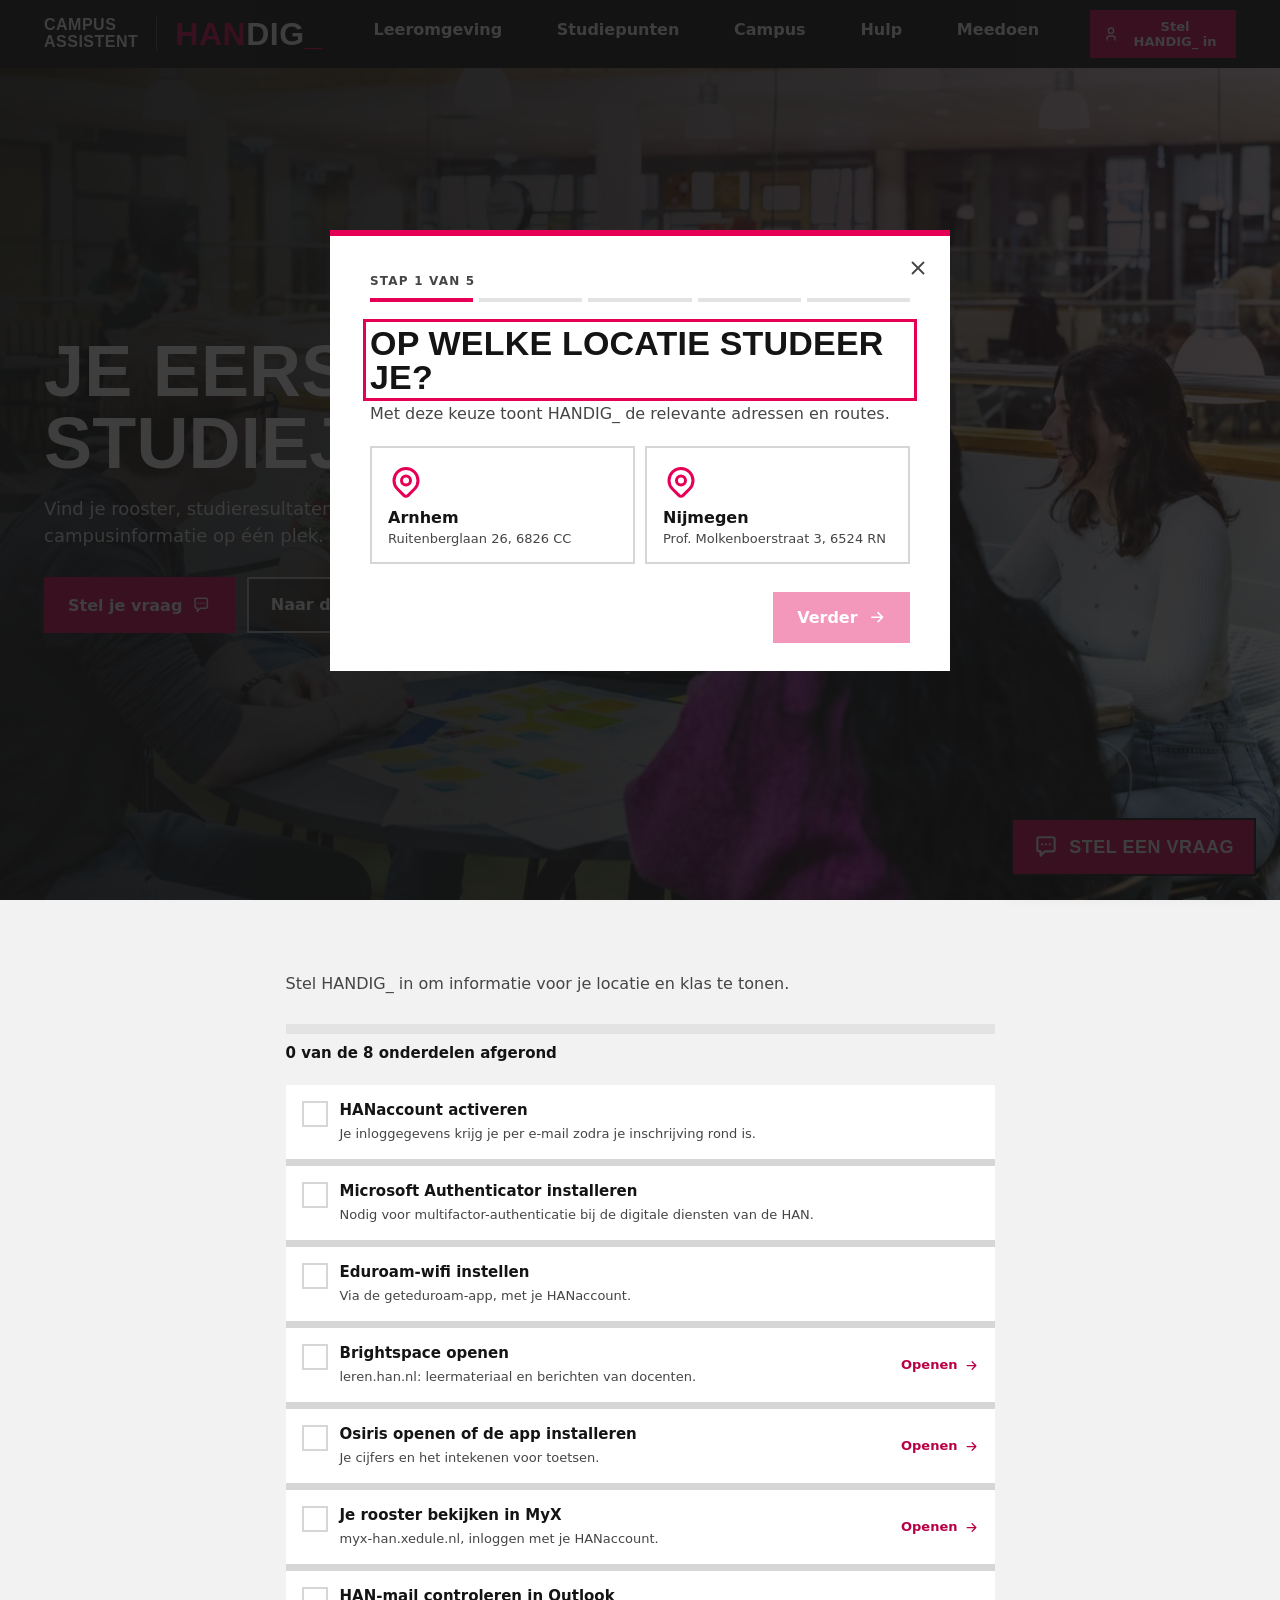
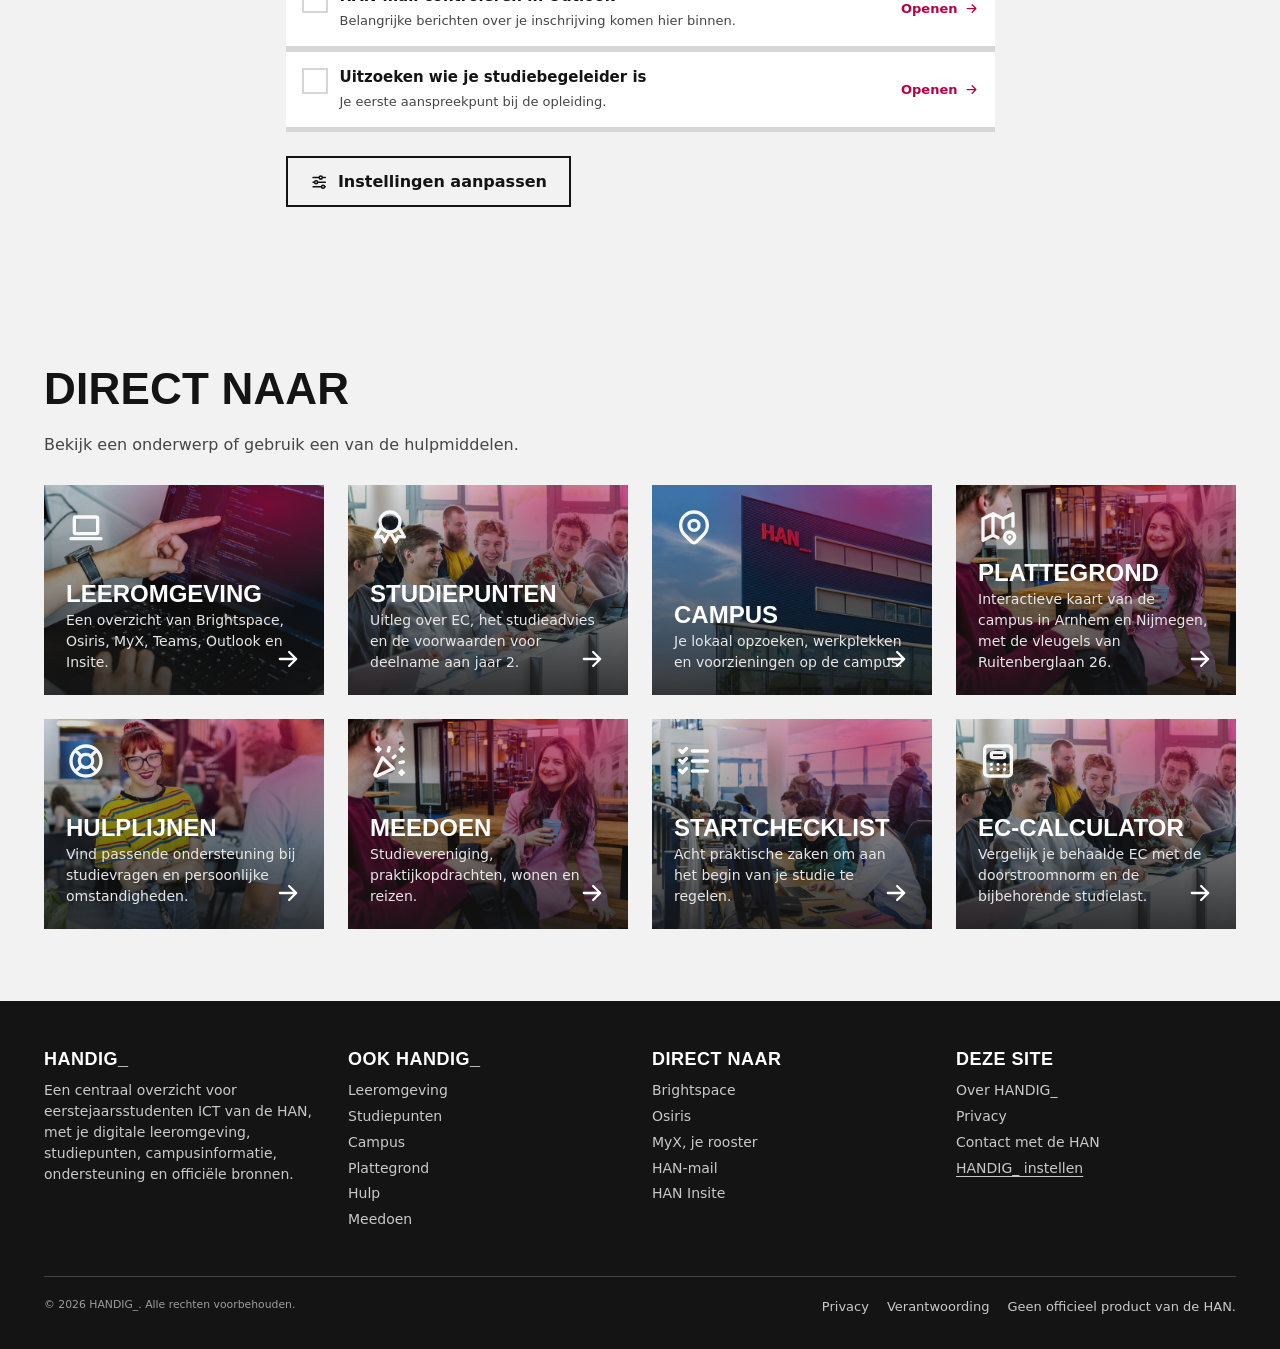
<file: index.html>
<!DOCTYPE html>
<html lang="nl">
<head>
<meta charset="utf-8">
<meta name="viewport" content="width=device-width, initial-scale=1">
<title>HANDIG_ Campus Assistent</title>
<meta name="description" content="HANDIG_ bundelt je digitale leeromgeving, studiepunten, campusinformatie en ondersteuning voor eerstejaarsstudenten ICT van de HAN.">
<link rel="canonical" href="https://jasonispw.github.io/campus-assistent/">
<meta property="og:type" content="website">
<meta property="og:site_name" content="HANDIG_ Campus Assistent">
<meta property="og:locale" content="nl_NL">
<meta property="og:url" content="https://jasonispw.github.io/campus-assistent/">
<meta property="og:title" content="HANDIG_ Campus Assistent">
<meta property="og:description" content="HANDIG_ bundelt je digitale leeromgeving, studiepunten, campusinformatie en ondersteuning voor eerstejaarsstudenten ICT van de HAN.">
<meta property="og:image" content="https://jasonispw.github.io/campus-assistent/assets/img/og/index.jpg">
<meta property="og:image:secure_url" content="https://jasonispw.github.io/campus-assistent/assets/img/og/index.jpg">
<meta property="og:image:type" content="image/jpeg">
<meta property="og:image:width" content="1200">
<meta property="og:image:height" content="630">
<meta property="og:image:alt" content="Startpagina van HANDIG_ met de tekst Je eerste studiejaar">
<meta name="twitter:card" content="summary_large_image">
<meta name="twitter:title" content="HANDIG_ Campus Assistent">
<meta name="twitter:description" content="HANDIG_ bundelt je digitale leeromgeving, studiepunten, campusinformatie en ondersteuning voor eerstejaarsstudenten ICT van de HAN.">
<meta name="twitter:image" content="https://jasonispw.github.io/campus-assistent/assets/img/og/index.jpg">
<meta name="twitter:image:alt" content="Startpagina van HANDIG_ met de tekst Je eerste studiejaar">
<meta name="theme-color" content="#141414">
<link rel="icon" type="image/png" href="assets/favicon.png">
<link rel="apple-touch-icon" href="assets/favicon.png">
<link rel="preload" as="image" href="assets/img/han-ict-groepswerk.jpg?v=20260903b" fetchpriority="high">
<script type="application/ld+json">
{
  "@context": "https://schema.org",
  "@type": "WebSite",
  "name": "HANDIG_ Campus Assistent",
  "alternateName": "HANDIG_",
  "url": "https://jasonispw.github.io/campus-assistent/",
  "inLanguage": "nl-NL",
  "description": "HANDIG_ bundelt je digitale leeromgeving, studiepunten, campusinformatie en ondersteuning voor eerstejaarsstudenten ICT van de HAN.",
  "image": "https://jasonispw.github.io/campus-assistent/assets/img/og/index.jpg",
  "about": {
    "@type": "CollegeOrUniversity",
    "name": "HAN University of Applied Sciences",
    "url": "https://www.han.nl/"
  }
}
</script>
<link rel="stylesheet" href="assets/css/base.css?v=20260903b">
<link rel="stylesheet" href="assets/css/layout.css?v=20260903b">
<link rel="stylesheet" href="assets/css/components.css?v=20260903b">
</head>
<body>
<a class="skip-link" href="#main">Naar de inhoud</a>

<header class="topbar">
  <div class="topbar__inner">
    <a class="wordmark" href="index.html?v=20260903b">
      <span class="wordmark__context">Campus<br>assistent</span>
      <span class="wordmark__naam"><span class="mark">HAN</span>DIG<span class="cursor">_</span></span>
    </a>
    <button class="nav-toggle" data-nav-toggle aria-expanded="false" aria-controls="hoofdmenu">
      <svg class="icon icon-menu" aria-hidden="true" focusable="false"><use href="#i-menu"></use></svg>
      <svg class="icon icon-close" aria-hidden="true" focusable="false"><use href="#i-close"></use></svg>
      <span class="visually-hidden">Menu</span>
    </button>
    <nav class="topnav" id="hoofdmenu" data-nav aria-label="Hoofdmenu">
      <ul>
        <li><a href="leeromgeving.html?v=20260903b">Leeromgeving</a></li>
        <li><a href="studiepunten.html?v=20260903b">Studiepunten</a></li>
        <li><a href="campus.html?v=20260903b">Campus</a></li>
        <li><a href="hulp.html?v=20260903b">Hulp</a></li>
        <li><a href="meedoen.html?v=20260903b">Meedoen</a></li>
      </ul>
    </nav>
    <div data-profiel></div>
  </div>
</header>

<main id="main">

  <section class="hero hero--index hero--vol" data-assist-tip>
    <div class="container">
      <h1>Je eerste<br>studiejaar</h1>
      <p class="hero__lead">
        Vind je rooster, studieresultaten, lesmateriaal en campusinformatie op één plek.
      </p>
      <div class="hero__actions">
        <button type="button" class="btn btn--primary" data-assist-open>Stel je vraag <svg class="icon" aria-hidden="true" focusable="false"><use href="#i-message"></use></svg></button>
        <a class="btn btn--ghost" href="#start">Naar de checklist <svg class="icon" aria-hidden="true" focusable="false"><use href="#i-checklist"></use></svg></a>
      </div>
    </div>
  </section>

  <section class="section section--soft" id="start" data-checklist data-onboarding-auto>
    <div class="container container--narrow">
      <div class="section__head">
        <p data-checklist-kop></p>
      </div>

      <div class="start__balk" role="progressbar" aria-valuemin="0" aria-valuemax="8"
           aria-label="Voortgang startchecklist">
        <div class="start__vulling" data-checklist-balk></div>
      </div>
      <p class="start__stand" data-checklist-stand></p>

      <ul class="taken" data-checklist-lijst></ul>

      <p class="opslagfout" data-checklist-opslagfout hidden>
        <svg class="icon" aria-hidden="true" focusable="false"><use href="#i-alert"></use></svg>
         De browser kan de checklist niet opslaan. Je keuzes verdwijnen wanneer je de pagina sluit.
      </p>

      <p class="u-mt24">
        <button type="button" class="btn btn--outline" data-onboarding-open>
          <svg class="icon" aria-hidden="true" focusable="false"><use href="#i-settings"></use></svg>Instellingen aanpassen
        </button>
      </p>
    </div>
  </section>

  <section class="section section--soft">
    <div class="container">
      <div class="section__head">
        <h2>Direct naar</h2>
        <p>Bekijk een onderwerp of gebruik een van de hulpmiddelen.</p>
      </div>

      <div class="grid grid--3">
        <a class="tile tile--systemen" href="leeromgeving.html?v=20260903b">
          <svg class="tile__icon" aria-hidden="true" focusable="false"><use href="#i-laptop"></use></svg>

          <h3>Leeromgeving</h3>

          <p>Een overzicht van Brightspace, Osiris, MyX, Teams, Outlook en Insite.</p>

          <svg class="tile__arrow" aria-hidden="true" focusable="false"><use href="#i-arrow-right"></use></svg>
        </a>

        <a class="tile tile--punten" href="studiepunten.html?v=20260903b">
          <svg class="tile__icon" aria-hidden="true" focusable="false"><use href="#i-award"></use></svg>

          <h3>Studiepunten</h3>

          <p>Uitleg over EC, het studieadvies en de voorwaarden voor deelname aan jaar 2.</p>

          <svg class="tile__arrow" aria-hidden="true" focusable="false"><use href="#i-arrow-right"></use></svg>
        </a>

        <a class="tile tile--campus" href="campus.html?v=20260903b">
          <svg class="tile__icon" aria-hidden="true" focusable="false"><use href="#i-map-pin"></use></svg>

          <h3>Campus</h3>

          <p>Je lokaal opzoeken, werkplekken en voorzieningen op de campus.</p>

          <svg class="tile__arrow" aria-hidden="true" focusable="false"><use href="#i-arrow-right"></use></svg>
        </a>

        <a class="tile tile--plattegrond" href="plattegrond.html?v=20260903b">
          <svg class="tile__icon" aria-hidden="true" focusable="false"><use href="#i-map-2"></use></svg>

          <h3>Plattegrond</h3>

          <p>Interactieve kaart van de campus in Arnhem en Nijmegen, met de vleugels van Ruitenberglaan 26.</p>

          <svg class="tile__arrow" aria-hidden="true" focusable="false"><use href="#i-arrow-right"></use></svg>
        </a>

        <a class="tile tile--hulp" href="hulp.html?v=20260903b">
          <svg class="tile__icon" aria-hidden="true" focusable="false"><use href="#i-lifebuoy"></use></svg>

          <h3>Hulplijnen</h3>

          <p>Vind passende ondersteuning bij studievragen en persoonlijke omstandigheden.</p>

          <svg class="tile__arrow" aria-hidden="true" focusable="false"><use href="#i-arrow-right"></use></svg>
        </a>

        <a class="tile tile--meedoen" href="meedoen.html?v=20260903b">
          <svg class="tile__icon" aria-hidden="true" focusable="false"><use href="#i-confetti"></use></svg>

          <h3>Meedoen</h3>

          <p>Studievereniging, praktijkopdrachten, wonen en reizen.</p>

          <svg class="tile__arrow" aria-hidden="true" focusable="false"><use href="#i-arrow-right"></use></svg>
        </a>

        <a class="tile tile--start" href="#start">
          <svg class="tile__icon" aria-hidden="true" focusable="false"><use href="#i-checklist"></use></svg>

          <h3>Startchecklist</h3>

          <p>Acht praktische zaken om aan het begin van je studie te regelen.</p>

          <svg class="tile__arrow" aria-hidden="true" focusable="false"><use href="#i-arrow-right"></use></svg>
        </a>

        <a class="tile tile--rekenen" href="studiepunten.html?v=20260903b#calculator">
          <svg class="tile__icon" aria-hidden="true" focusable="false"><use href="#i-calculator"></use></svg>

          <h3>EC-calculator</h3>

          <p>Vergelijk je behaalde EC met de doorstroomnorm en de bijbehorende studielast.</p>

          <svg class="tile__arrow" aria-hidden="true" focusable="false"><use href="#i-arrow-right"></use></svg>
        </a>

      </div>
    </div>
  </section>


</main>

<footer class="footer">
  <div class="container">
    <div class="footer__grid">
      <div>
        <h3>HANDIG_</h3>
        <p class="u-small">
          Een centraal overzicht voor eerstejaarsstudenten ICT van de HAN, met je digitale leeromgeving,
          studiepunten, campusinformatie, ondersteuning en officiële bronnen.
        </p>
      </div>
      <div>
        <h3>Ook HANDIG_</h3>
        <ul class="u-small">
          <li><a href="leeromgeving.html?v=20260903b">Leeromgeving</a></li>
          <li><a href="studiepunten.html?v=20260903b">Studiepunten</a></li>
          <li><a href="campus.html?v=20260903b">Campus</a></li>
          <li><a href="plattegrond.html?v=20260903b">Plattegrond</a></li>
          <li><a href="hulp.html?v=20260903b">Hulp</a></li>
          <li><a href="meedoen.html?v=20260903b">Meedoen</a></li>
        </ul>
      </div>
      <div>
        <h3>Direct naar</h3>
        <ul class="u-small">
          <li><a href="https://leren.han.nl" target="_blank" rel="noopener">Brightspace</a></li>
          <li><a href="https://han.osiris-student.nl/#/login" target="_blank" rel="noopener">Osiris</a></li>
          <li><a href="https://myx-han.xedule.nl/" target="_blank" rel="noopener">MyX, je rooster</a></li>
          <li><a href="https://office365.han.nl" target="_blank" rel="noopener">HAN-mail</a></li>
          <li><a href="https://www1.han.nl/insite/" target="_blank" rel="noopener">HAN Insite</a></li>
        </ul>
      </div>
      <div>
        <h3>Deze site</h3>
        <ul class="u-small">
          <li><a href="over.html?v=20260903b">Over HANDIG_</a></li>
          <li><a href="privacy.html?v=20260903b">Privacy</a></li>
          <li><a href="https://www.han.nl/contact/" target="_blank" rel="noopener">Contact met de HAN</a></li>
          <li><button type="button" class="footer__knop" data-onboarding-open>HANDIG_ instellen</button></li>
        </ul>
      </div>
    </div>
    <div class="footer__bottom">
      <small>&copy; 2026 HANDIG_. Alle rechten voorbehouden.</small>
      <span class="footer__legal">
        <a href="privacy.html?v=20260903b">Privacy</a>
        <a href="over.html?v=20260903b">Verantwoording</a>
        <span>Geen officieel product van de HAN.</span>
      </span>
    </div>
  </div>
</footer>

<svg class="sprite" aria-hidden="true" focusable="false"><defs>
<symbol id="i-alert" viewBox="0 0 24 24"><path fill="none" stroke="currentColor" stroke-linecap="round" stroke-linejoin="round" stroke-width="2" d="M12 9v4m-1.637-9.409L2.257 17.125a1.914 1.914 0 0 0 1.636 2.871h16.214a1.914 1.914 0 0 0 1.636-2.87L13.637 3.59a1.914 1.914 0 0 0-3.274 0M12 16h.01"/></symbol>
<symbol id="i-armchair" viewBox="0 0 24 24"><g fill="none" stroke="currentColor" stroke-linecap="round" stroke-linejoin="round" stroke-width="2"><path d="M5 11a2 2 0 0 1 2 2v2h10v-2a2 2 0 1 1 4 0v4a2 2 0 0 1-2 2H5a2 2 0 0 1-2-2v-4a2 2 0 0 1 2-2"/><path d="M5 11V6a3 3 0 0 1 3-3h8a3 3 0 0 1 3 3v5M6 19v2m12-2v2"/></g></symbol>
<symbol id="i-arrow-right" viewBox="0 0 24 24"><path fill="none" stroke="currentColor" stroke-linecap="round" stroke-linejoin="round" stroke-width="2" d="M5 12h14m-6 6l6-6m-6-6l6 6"/></symbol>
<symbol id="i-arrow-up" viewBox="0 0 24 24"><path fill="none" stroke="currentColor" stroke-linecap="round" stroke-linejoin="round" stroke-width="2" d="M12 5v14m6-8l-6-6m-6 6l6-6"/></symbol>
<symbol id="i-award" viewBox="0 0 24 24"><g fill="none" stroke="currentColor" stroke-linecap="round" stroke-linejoin="round" stroke-width="2"><path d="M6 9a6 6 0 1 0 12 0A6 6 0 1 0 6 9"/><path d="m12 15l3.4 5.89l1.598-3.233l3.598.232l-3.4-5.889M6.802 12l-3.4 5.89L7 17.657l1.598 3.232l3.4-5.889"/></g></symbol>
<symbol id="i-book" viewBox="0 0 24 24"><path fill="none" stroke="currentColor" stroke-linecap="round" stroke-linejoin="round" stroke-width="2" d="M3 19a9 9 0 0 1 9 0a9 9 0 0 1 9 0M3 6a9 9 0 0 1 9 0a9 9 0 0 1 9 0M3 6v13m9-13v13m9-13v13"/></symbol>
<symbol id="i-briefcase" viewBox="0 0 24 24"><g fill="none" stroke="currentColor" stroke-linecap="round" stroke-linejoin="round" stroke-width="2"><path d="M3 9a2 2 0 0 1 2-2h14a2 2 0 0 1 2 2v9a2 2 0 0 1-2 2H5a2 2 0 0 1-2-2zm5-2V5a2 2 0 0 1 2-2h4a2 2 0 0 1 2 2v2m-4 5v.01"/><path d="M3 13a20 20 0 0 0 18 0"/></g></symbol>
<symbol id="i-building" viewBox="0 0 24 24"><path fill="none" stroke="currentColor" stroke-linecap="round" stroke-linejoin="round" stroke-width="2" d="M3 21h18M9 8h1m-1 4h1m-1 4h1m4-8h1m-1 4h1m-1 4h1M5 21V5a2 2 0 0 1 2-2h10a2 2 0 0 1 2 2v16"/></symbol>
<symbol id="i-calculator" viewBox="0 0 24 24"><g fill="none" stroke="currentColor" stroke-linecap="round" stroke-linejoin="round" stroke-width="2"><path d="M4 5a2 2 0 0 1 2-2h12a2 2 0 0 1 2 2v14a2 2 0 0 1-2 2H6a2 2 0 0 1-2-2z"/><path d="M8 8a1 1 0 0 1 1-1h6a1 1 0 0 1 1 1v1a1 1 0 0 1-1 1H9a1 1 0 0 1-1-1zm0 6v.01m4-.01v.01m4-.01v.01M8 17v.01m4-.01v.01m4-.01v.01"/></g></symbol>
<symbol id="i-calendar" viewBox="0 0 24 24"><g fill="none" stroke="currentColor" stroke-linecap="round" stroke-linejoin="round" stroke-width="2"><path d="M4 7a2 2 0 0 1 2-2h12a2 2 0 0 1 2 2v12a2 2 0 0 1-2 2H6a2 2 0 0 1-2-2zm12-4v4M8 3v4m-4 4h16"/><path d="M8 15h2v2H8z"/></g></symbol>
<symbol id="i-certificate" viewBox="0 0 24 24"><g fill="none" stroke="currentColor" stroke-linecap="round" stroke-linejoin="round" stroke-width="2"><path d="M12 15a3 3 0 1 0 6 0a3 3 0 1 0-6 0"/><path d="M13 17.5V22l2-1.5l2 1.5v-4.5"/><path d="M10 19H5a2 2 0 0 1-2-2V7c0-1.1.9-2 2-2h14a2 2 0 0 1 2 2v10a2 2 0 0 1-1 1.73M6 9h12M6 12h3m-3 3h2"/></g></symbol>
<symbol id="i-check" viewBox="0 0 24 24"><path fill="none" stroke="currentColor" stroke-linecap="round" stroke-linejoin="round" stroke-width="2" d="m5 12l5 5L20 7"/></symbol>
<symbol id="i-checklist" viewBox="0 0 24 24"><path fill="none" stroke="currentColor" stroke-linecap="round" stroke-linejoin="round" stroke-width="2" d="M3.5 5.5L5 7l2.5-2.5m-4 7L5 13l2.5-2.5m-4 7L5 19l2.5-2.5M11 6h9m-9 6h9m-9 6h9"/></symbol>
<symbol id="i-clock" viewBox="0 0 24 24"><path fill="none" stroke="currentColor" stroke-linecap="round" stroke-linejoin="round" stroke-width="2" d="M3 12a9 9 0 1 0 18 0a9 9 0 1 0-18 0m9 0l3 2m-3-7v5"/></symbol>
<symbol id="i-close" viewBox="0 0 24 24"><path fill="none" stroke="currentColor" stroke-linecap="round" stroke-linejoin="round" stroke-width="2" d="M18 6L6 18M6 6l12 12"/></symbol>
<symbol id="i-coins" viewBox="0 0 24 24"><g fill="none" stroke="currentColor" stroke-linecap="round" stroke-linejoin="round" stroke-width="2"><path d="M9 14c0 1.657 2.686 3 6 3s6-1.343 6-3s-2.686-3-6-3s-6 1.343-6 3"/><path d="M9 14v4c0 1.656 2.686 3 6 3s6-1.344 6-3v-4M3 6c0 1.072 1.144 2.062 3 2.598s4.144.536 6 0S15 7.072 15 6s-1.144-2.062-3-2.598s-4.144-.536-6 0S3 4.928 3 6"/><path d="M3 6v10c0 .888.772 1.45 2 2"/><path d="M3 11c0 .888.772 1.45 2 2"/></g></symbol>
<symbol id="i-confetti" viewBox="0 0 24 24"><path fill="none" stroke="currentColor" stroke-linecap="round" stroke-linejoin="round" stroke-width="2" d="M4 5h2M5 4v2m6.5-2L11 6m7-1h2m-1-1v2m-4 3l-1 1m4 3l2-.5M18 19h2m-1-1v2m-5-3.482L7.482 10l-4.39 9.58a1 1 0 0 0 1.329 1.329z"/></symbol>
<symbol id="i-dashboard" viewBox="0 0 24 24"><path fill="none" stroke="currentColor" stroke-linecap="round" stroke-linejoin="round" stroke-width="2" d="M5 4h4a1 1 0 0 1 1 1v6a1 1 0 0 1-1 1H5a1 1 0 0 1-1-1V5a1 1 0 0 1 1-1m0 12h4a1 1 0 0 1 1 1v2a1 1 0 0 1-1 1H5a1 1 0 0 1-1-1v-2a1 1 0 0 1 1-1m10-4h4a1 1 0 0 1 1 1v6a1 1 0 0 1-1 1h-4a1 1 0 0 1-1-1v-6a1 1 0 0 1 1-1m0-8h4a1 1 0 0 1 1 1v2a1 1 0 0 1-1 1h-4a1 1 0 0 1-1-1V5a1 1 0 0 1 1-1"/></symbol>
<symbol id="i-door-enter" viewBox="0 0 24 24"><path fill="none" stroke="currentColor" stroke-linecap="round" stroke-linejoin="round" stroke-width="2" d="M13 12v.01M3 21h18M5 21V5a2 2 0 0 1 2-2h6m4 10.5V21m4-14h-7m3-3l-3 3l3 3"/></symbol>
<symbol id="i-elevator" viewBox="0 0 24 24"><g fill="none" stroke="currentColor" stroke-linecap="round" stroke-linejoin="round" stroke-width="2"><path d="M5 5a1 1 0 0 1 1-1h12a1 1 0 0 1 1 1v14a1 1 0 0 1-1 1H6a1 1 0 0 1-1-1z"/><path d="m10 10l2-2l2 2m-4 4l2 2l2-2"/></g></symbol>
<symbol id="i-error404" viewBox="0 0 24 24"><path fill="none" stroke="currentColor" stroke-linecap="round" stroke-linejoin="round" stroke-width="2" d="M3 8v3a1 1 0 0 0 1 1h3m0-4v8m10-8v3a1 1 0 0 0 1 1h3m0-4v8m-11-6v4a2 2 0 1 0 4 0v-4a2 2 0 1 0-4 0"/></symbol>
<symbol id="i-heart" viewBox="0 0 24 24"><g fill="none" stroke="currentColor" stroke-linecap="round" stroke-linejoin="round" stroke-width="2"><path d="M19.5 12.572L12 20l-7.5-7.428A5 5 0 1 1 12 6.006a5 5 0 1 1 7.5 6.572"/><path d="M12 6L8.707 9.293a1 1 0 0 0 0 1.414l.543.543c.69.69 1.81.69 2.5 0l1-1a3.18 3.18 0 0 1 4.5 0l2.25 2.25m-7 3l2 2M15 13l2 2"/></g></symbol>
<symbol id="i-home" viewBox="0 0 24 24"><g fill="none" stroke="currentColor" stroke-linecap="round" stroke-linejoin="round" stroke-width="2"><path d="M5 12H3l9-9l9 9h-2M5 12v7a2 2 0 0 0 2 2h10a2 2 0 0 0 2-2v-7"/><path d="M9 21v-6a2 2 0 0 1 2-2h2a2 2 0 0 1 2 2v6"/></g></symbol>
<symbol id="i-info" viewBox="0 0 24 24"><g fill="none" stroke="currentColor" stroke-linecap="round" stroke-linejoin="round" stroke-width="2"><path d="M3 12a9 9 0 1 0 18 0a9 9 0 0 0-18 0m9-3h.01"/><path d="M11 12h1v4h1"/></g></symbol>
<symbol id="i-key" viewBox="0 0 24 24"><path fill="none" stroke="currentColor" stroke-linecap="round" stroke-linejoin="round" stroke-width="2" d="m16.555 3.843l3.602 3.602a2.877 2.877 0 0 1 0 4.069l-2.643 2.643a2.877 2.877 0 0 1-4.069 0l-.301-.301l-6.558 6.558a2 2 0 0 1-1.239.578L5.172 21H4a1 1 0 0 1-.993-.883L3 20v-1.172a2 2 0 0 1 .467-1.284l.119-.13L4 17h2v-2h2v-2l2.144-2.144l-.301-.301a2.877 2.877 0 0 1 0-4.069l2.643-2.643a2.877 2.877 0 0 1 4.069 0M15 9h.01"/></symbol>
<symbol id="i-laptop" viewBox="0 0 24 24"><path fill="none" stroke="currentColor" stroke-linecap="round" stroke-linejoin="round" stroke-width="2" d="M3 19h18M5 7a1 1 0 0 1 1-1h12a1 1 0 0 1 1 1v8a1 1 0 0 1-1 1H6a1 1 0 0 1-1-1z"/></symbol>
<symbol id="i-lifebuoy" viewBox="0 0 24 24"><g fill="none" stroke="currentColor" stroke-linecap="round" stroke-linejoin="round" stroke-width="2"><path d="M8 12a4 4 0 1 0 8 0a4 4 0 1 0-8 0"/><path d="M3 12a9 9 0 1 0 18 0a9 9 0 1 0-18 0m12 3l3.35 3.35M9 15l-3.35 3.35m0-12.7L9 9m9.35-3.35L15 9"/></g></symbol>
<symbol id="i-mail" viewBox="0 0 24 24"><g fill="none" stroke="currentColor" stroke-linecap="round" stroke-linejoin="round" stroke-width="2"><path d="M3 7a2 2 0 0 1 2-2h14a2 2 0 0 1 2 2v10a2 2 0 0 1-2 2H5a2 2 0 0 1-2-2z"/><path d="m3 7l9 6l9-6"/></g></symbol>
<symbol id="i-map-2" viewBox="0 0 24 24"><path fill="none" stroke="currentColor" stroke-linecap="round" stroke-linejoin="round" stroke-width="2" d="M12 18.5L9 17l-6 3V7l6-3l6 3l6-3v7.5M9 4v13m6-10v5.5m6.121 7.621a3 3 0 1 0-4.242 0Q17.506 20.749 19 22q1.577-1.335 2.121-1.879M19 18v.01"/></symbol>
<symbol id="i-map-pin" viewBox="0 0 24 24"><g fill="none" stroke="currentColor" stroke-linecap="round" stroke-linejoin="round" stroke-width="2"><path d="M9 11a3 3 0 1 0 6 0a3 3 0 0 0-6 0"/><path d="M17.657 16.657L13.414 20.9a2 2 0 0 1-2.827 0l-4.244-4.243a8 8 0 1 1 11.314 0"/></g></symbol>
<symbol id="i-menu" viewBox="0 0 24 24"><path fill="none" stroke="currentColor" stroke-linecap="round" stroke-linejoin="round" stroke-width="2" d="M4 6h16M4 12h16M4 18h16"/></symbol>
<symbol id="i-message" viewBox="0 0 24 24"><path fill="none" stroke="currentColor" stroke-linecap="round" stroke-linejoin="round" stroke-width="2" d="M4 5a2 2 0 0 1 2-2h12a2 2 0 0 1 2 2v9a2 2 0 0 1-2 2h-7l-4 4v-4H6a2 2 0 0 1-2-2zm4.5 4.5h.01m3.49 0h.01m3.49 0h.01"/></symbol>
<symbol id="i-parking" viewBox="0 0 24 24"><g fill="none" stroke="currentColor" stroke-linecap="round" stroke-linejoin="round" stroke-width="2"><path d="M3 5a2 2 0 0 1 2-2h14a2 2 0 0 1 2 2v14a2 2 0 0 1-2 2H5a2 2 0 0 1-2-2z"/><path d="M10 16V8h2.667C13.403 8 14 8.895 14 10s-.597 2-1.333 2H10"/></g></symbol>
<symbol id="i-phone" viewBox="0 0 24 24"><path fill="none" stroke="currentColor" stroke-linecap="round" stroke-linejoin="round" stroke-width="2" d="M5 4h4l2 5l-2.5 1.5a11 11 0 0 0 5 5L15 13l5 2v4a2 2 0 0 1-2 2A16 16 0 0 1 3 6a2 2 0 0 1 2-2"/></symbol>
<symbol id="i-route" viewBox="0 0 24 24"><path fill="none" stroke="currentColor" stroke-linecap="round" stroke-linejoin="round" stroke-width="2" d="M3 19a2 2 0 1 0 4 0a2 2 0 0 0-4 0M19 7a2 2 0 1 0 0-4a2 2 0 0 0 0 4m-8 12h5.5a3.5 3.5 0 0 0 0-7h-8a3.5 3.5 0 0 1 0-7H13"/></symbol>
<symbol id="i-school" viewBox="0 0 24 24"><g fill="none" stroke="currentColor" stroke-linecap="round" stroke-linejoin="round" stroke-width="2"><path d="M22 9L12 5L2 9l10 4zv6"/><path d="M6 10.6V16a6 3 0 0 0 12 0v-5.4"/></g></symbol>
<symbol id="i-search" viewBox="0 0 24 24"><path fill="none" stroke="currentColor" stroke-linecap="round" stroke-linejoin="round" stroke-width="2" d="M3 10a7 7 0 1 0 14 0a7 7 0 1 0-14 0m18 11l-6-6"/></symbol>
<symbol id="i-settings" viewBox="0 0 24 24"><path fill="none" stroke="currentColor" stroke-linecap="round" stroke-linejoin="round" stroke-width="2" d="M12 6a2 2 0 1 0 4 0a2 2 0 1 0-4 0M4 6h8m4 0h4M6 12a2 2 0 1 0 4 0a2 2 0 1 0-4 0m-2 0h2m4 0h10m-5 6a2 2 0 1 0 4 0a2 2 0 1 0-4 0M4 18h11m4 0h1"/></symbol>
<symbol id="i-spinner" viewBox="0 0 24 24"><path fill="currentColor" d="M12,1A11,11,0,1,0,23,12,11,11,0,0,0,12,1Zm0,19a8,8,0,1,1,8-8A8,8,0,0,1,12,20Z" opacity=".25"/><path fill="currentColor" d="M12,4a8,8,0,0,1,7.89,6.7A1.53,1.53,0,0,0,21.38,12h0a1.5,1.5,0,0,0,1.48-1.75,11,11,0,0,0-21.72,0A1.5,1.5,0,0,0,2.62,12h0a1.53,1.53,0,0,0,1.49-1.3A8,8,0,0,1,12,4Z"><animateTransform attributeName="transform" dur="0.75s" repeatCount="indefinite" type="rotate" values="0 12 12;360 12 12"/></path></symbol>
<symbol id="i-target" viewBox="0 0 24 24"><g fill="none" stroke="currentColor" stroke-linecap="round" stroke-linejoin="round" stroke-width="2"><path d="M11 12a1 1 0 1 0 2 0a1 1 0 1 0-2 0"/><path d="M12 7a5 5 0 1 0 5 5"/><path d="M13 3.055A9 9 0 1 0 20.941 11"/><path d="M15 6v3h3l3-3h-3V3zm0 3l-3 3"/></g></symbol>
<symbol id="i-user" viewBox="0 0 24 24"><path fill="none" stroke="currentColor" stroke-linecap="round" stroke-linejoin="round" stroke-width="2" d="M8 7a4 4 0 1 0 8 0a4 4 0 0 0-8 0M6 21v-2a4 4 0 0 1 4-4h4a4 4 0 0 1 4 4v2"/></symbol>
<symbol id="i-users" viewBox="0 0 24 24"><path fill="none" stroke="currentColor" stroke-linecap="round" stroke-linejoin="round" stroke-width="2" d="M5 7a4 4 0 1 0 8 0a4 4 0 1 0-8 0M3 21v-2a4 4 0 0 1 4-4h4a4 4 0 0 1 4 4v2m1-17.87a4 4 0 0 1 0 7.75M21 21v-2a4 4 0 0 0-3-3.85"/></symbol>
<symbol id="i-users-group" viewBox="0 0 24 24"><path fill="none" stroke="currentColor" stroke-linecap="round" stroke-linejoin="round" stroke-width="2" d="M10 13a2 2 0 1 0 4 0a2 2 0 0 0-4 0m-2 8v-1a2 2 0 0 1 2-2h4a2 2 0 0 1 2 2v1M15 5a2 2 0 1 0 4 0a2 2 0 0 0-4 0m2 5h2a2 2 0 0 1 2 2v1M5 5a2 2 0 1 0 4 0a2 2 0 0 0-4 0m-2 8v-1a2 2 0 0 1 2-2h2"/></symbol>
<symbol id="i-wheelchair" viewBox="0 0 24 24"><g fill="none" stroke="currentColor" stroke-linecap="round" stroke-linejoin="round" stroke-width="2"><path d="M3 16a5 5 0 1 0 10 0a5 5 0 1 0-10 0m14 3a2 2 0 1 0 4 0a2 2 0 1 0-4 0"/><path d="M19 17a3 3 0 0 0-3-3h-3.4M3 3h1a2 2 0 0 1 2 2v6m0-3h11m-2 0v6"/></g></symbol>
<symbol id="i-wifi" viewBox="0 0 24 24"><g fill="none" stroke="currentColor" stroke-linecap="round" stroke-linejoin="round" stroke-width="2"><path d="M12 18h.01m-2.838-2.828a4 4 0 0 1 5.656 0m-8.485-2.829a8 8 0 0 1 11.314 0"/><path d="M3.515 9.515c4.686-4.687 12.284-4.687 17 0"/></g></symbol>
</defs></svg>

<script src="assets/js/kb.js?v=20260903b"></script>
<script src="assets/js/assistent.js?v=20260903b"></script>
<script src="assets/js/app.js?v=20260903b"></script>
<script src="assets/js/onboarding.js?v=20260903b"></script>
</body>
</html>
</file>
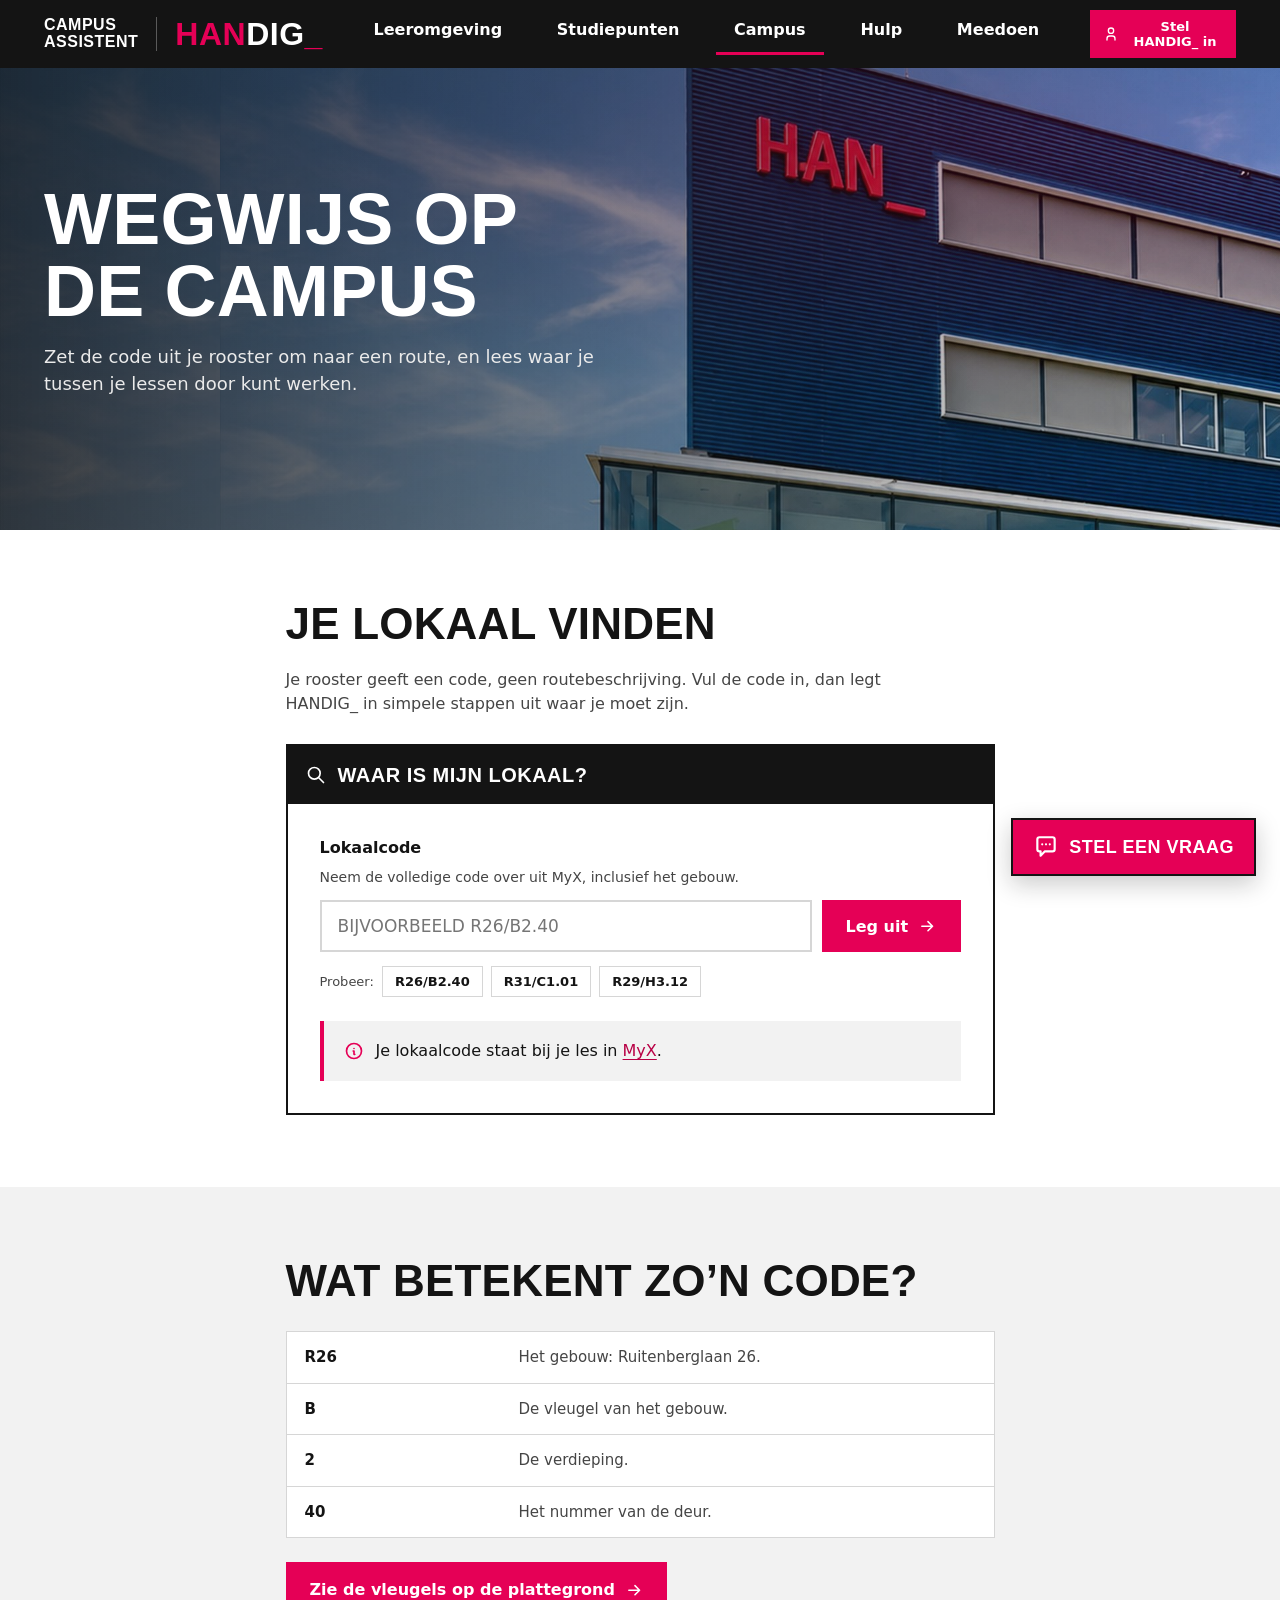
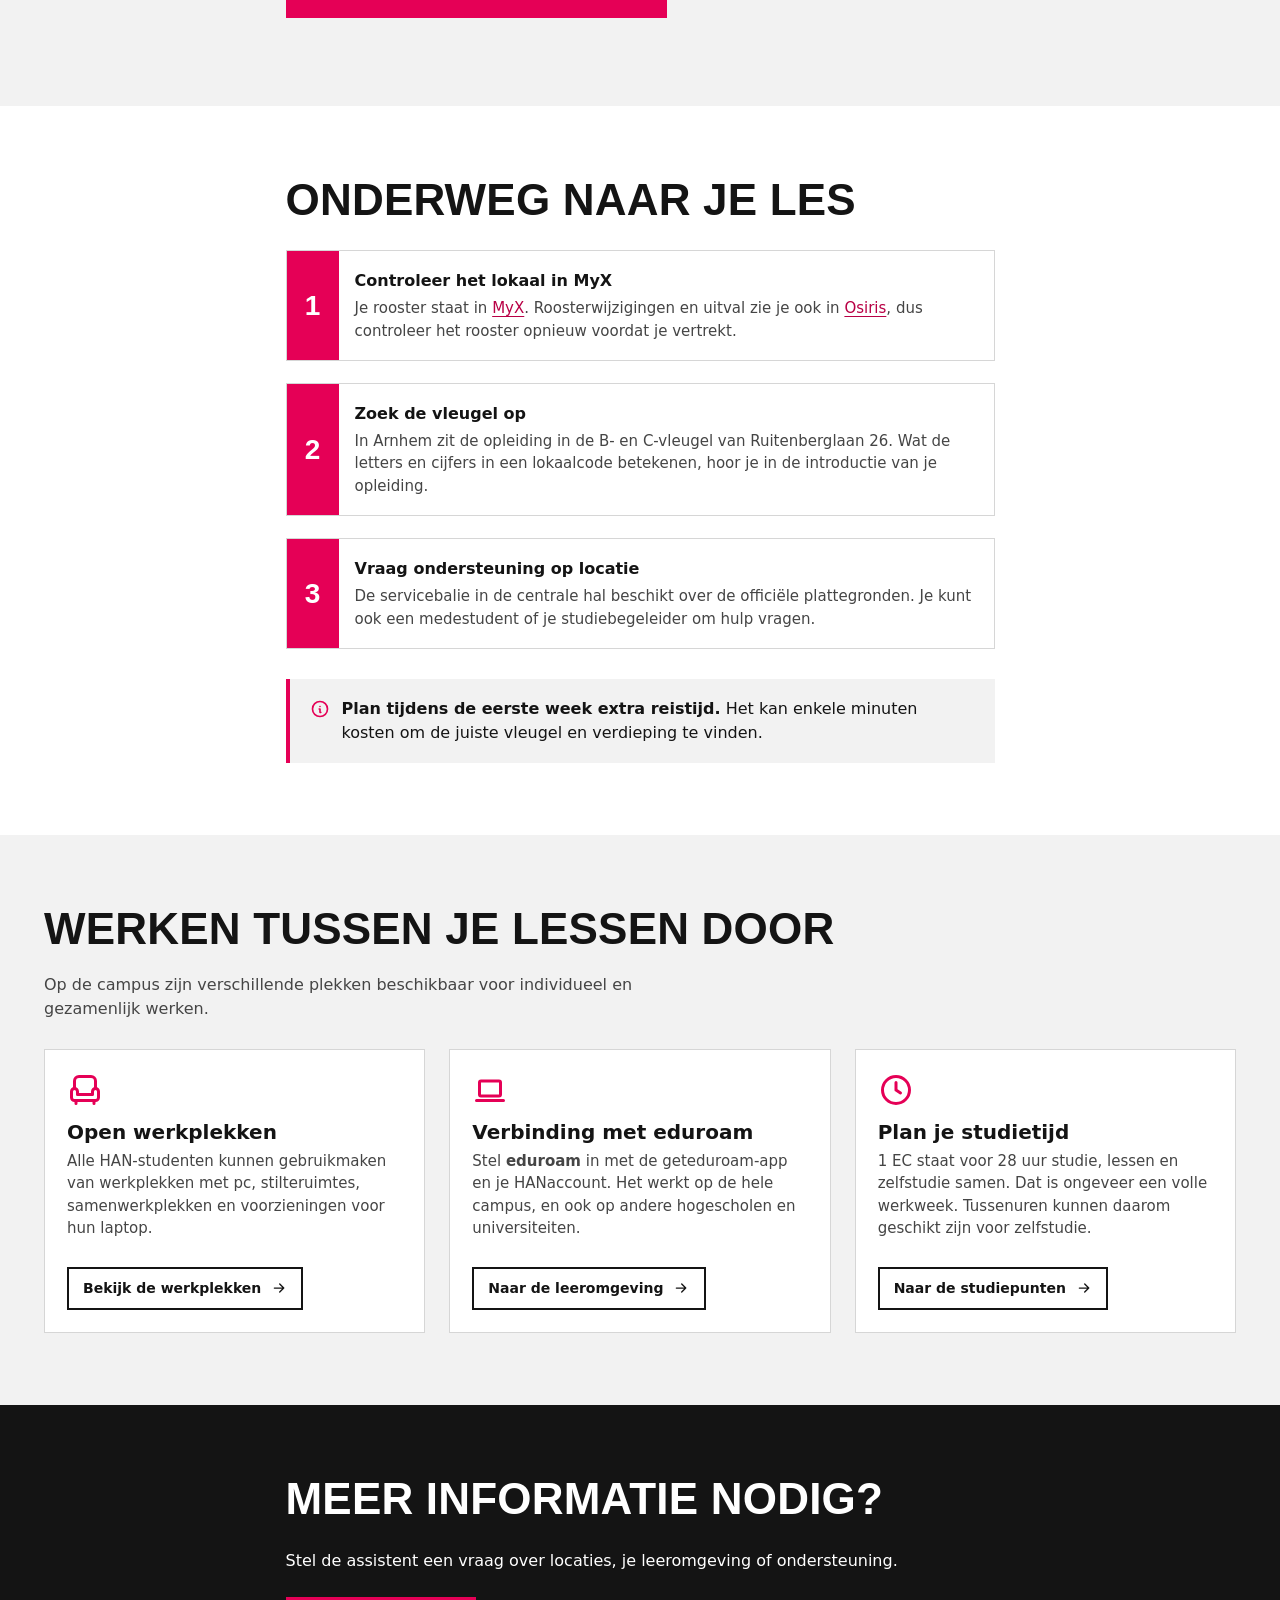
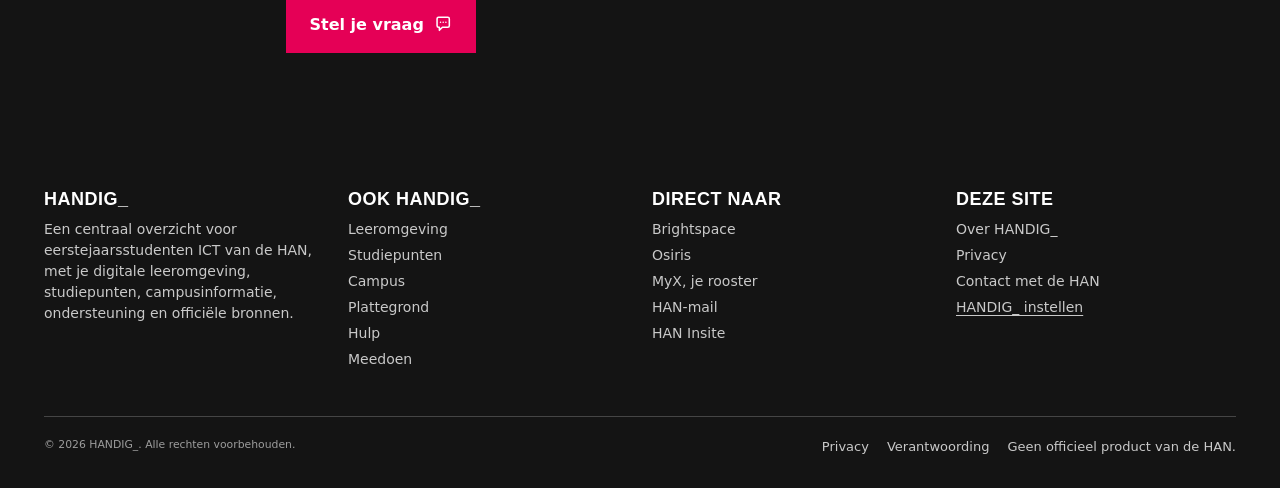
<file: campus.html>
<!DOCTYPE html>
<html lang="nl">
<head>
<meta charset="utf-8">
<meta name="viewport" content="width=device-width, initial-scale=1">
<title>HANDIG_ Campus Assistent | Campus</title>
<meta name="description" content="Van je lokaalcode naar het juiste lokaal, en welke werkplekken en voorzieningen er op de campus zijn.">
<link rel="canonical" href="https://jasonispw.github.io/campus-assistent/campus.html">
<meta property="og:type" content="website">
<meta property="og:site_name" content="HANDIG_ Campus Assistent">
<meta property="og:locale" content="nl_NL">
<meta property="og:url" content="https://jasonispw.github.io/campus-assistent/campus.html">
<meta property="og:title" content="HANDIG_ Campus Assistent | Campus">
<meta property="og:description" content="Van je lokaalcode naar het juiste lokaal, en welke werkplekken en voorzieningen er op de campus zijn.">
<meta property="og:image" content="https://jasonispw.github.io/campus-assistent/assets/img/og/campus.jpg">
<meta property="og:image:secure_url" content="https://jasonispw.github.io/campus-assistent/assets/img/og/campus.jpg">
<meta property="og:image:type" content="image/jpeg">
<meta property="og:image:width" content="1200">
<meta property="og:image:height" content="630">
<meta property="og:image:alt" content="Overzichtskaart Campus van HANDIG_">
<meta name="twitter:card" content="summary_large_image">
<meta name="twitter:title" content="HANDIG_ Campus Assistent | Campus">
<meta name="twitter:description" content="Van je lokaalcode naar het juiste lokaal, en welke werkplekken en voorzieningen er op de campus zijn.">
<meta name="twitter:image" content="https://jasonispw.github.io/campus-assistent/assets/img/og/campus.jpg">
<meta name="twitter:image:alt" content="Overzichtskaart Campus van HANDIG_">
<meta name="theme-color" content="#141414">
<link rel="icon" type="image/png" href="assets/favicon.png">
<link rel="apple-touch-icon" href="assets/favicon.png">
<link rel="preload" as="image" href="assets/img/han-ruitenberglaan-26.jpg?v=20260903b" fetchpriority="high">
<link rel="stylesheet" href="assets/css/base.css?v=20260903b">
<link rel="stylesheet" href="assets/css/layout.css?v=20260903b">
<link rel="stylesheet" href="assets/css/components.css?v=20260903b">
</head>
<body>
<a class="skip-link" href="#main">Naar de inhoud</a>

<header class="topbar">
  <div class="topbar__inner">
    <a class="wordmark" href="index.html?v=20260903b">
      <span class="wordmark__context">Campus<br>assistent</span>
      <span class="wordmark__naam"><span class="mark">HAN</span>DIG<span class="cursor">_</span></span>
    </a>
    <button class="nav-toggle" data-nav-toggle aria-expanded="false" aria-controls="hoofdmenu">
      <svg class="icon icon-menu" aria-hidden="true" focusable="false"><use href="#i-menu"></use></svg>
      <svg class="icon icon-close" aria-hidden="true" focusable="false"><use href="#i-close"></use></svg>
      <span class="visually-hidden">Menu</span>
    </button>
    <nav class="topnav" id="hoofdmenu" data-nav aria-label="Hoofdmenu">
      <ul>
        <li><a href="leeromgeving.html?v=20260903b">Leeromgeving</a></li>
        <li><a href="studiepunten.html?v=20260903b">Studiepunten</a></li>
        <li><a href="campus.html?v=20260903b">Campus</a></li>
        <li><a href="hulp.html?v=20260903b">Hulp</a></li>
        <li><a href="meedoen.html?v=20260903b">Meedoen</a></li>
      </ul>
    </nav>
    <div data-profiel></div>
  </div>
</header>

<main id="main">

  <section class="hero hero--campus">
    <div class="container">
      <h1>Wegwijs op<br>de campus</h1>
      <p class="hero__lead">
        Zet de code uit je rooster om naar een route, en lees waar je tussen je lessen door kunt
        werken.
      </p>
    </div>
  </section>

  <section class="section" id="lokaalzoeker">
    <div class="container container--narrow">
      <div class="section__head">
        <h2>Je lokaal vinden</h2>
        <p>Je rooster geeft een code, geen routebeschrijving. Vul de code in, dan legt HANDIG_ in
           simpele stappen uit waar je moet zijn.</p>
      </div>

      <div class="roomfinder">
        <div class="roomfinder__head">
          <svg class="icon" aria-hidden="true" focusable="false"><use href="#i-search"></use></svg>
          <strong>Waar is mijn lokaal?</strong>
        </div>
        <div class="roomfinder__body">
          <form data-roomfinder-form novalidate>
            <label class="roomfinder__label" for="lokaalcode">Lokaalcode</label>
            <p class="roomfinder__hint" id="lokaal-hint">Neem de volledige code over uit MyX, inclusief het gebouw.</p>
            <div class="roomfinder__form">
              <input id="lokaalcode" data-roomfinder-input type="text" inputmode="text" autocomplete="off" autocapitalize="characters" spellcheck="false" placeholder="Bijvoorbeeld R26/B2.40" aria-describedby="lokaal-hint" required>
              <button class="btn btn--primary" type="submit">Leg uit <svg class="icon" aria-hidden="true" focusable="false"><use href="#i-arrow-right"></use></svg></button>
            </div>
          </form>
          <div class="roomfinder__examples" aria-label="Voorbeelden">
            <span>Probeer:</span>
            <button class="chip" type="button" data-room-example="R26/B2.40">R26/B2.40</button>
            <button class="chip" type="button" data-room-example="R31/C1.01">R31/C1.01</button>
            <button class="chip" type="button" data-room-example="R29/H3.12">R29/H3.12</button>
          </div>
          <div class="roomfinder__result" data-roomfinder-result aria-live="polite">
            <div class="callout">
              <svg class="icon icon--pink callout__icon" aria-hidden="true" focusable="false"><use href="#i-info"></use></svg>
              <p>Je lokaalcode staat bij je les in <a href="https://myx-han.xedule.nl/" target="_blank" rel="noopener">MyX</a>.</p>
            </div>
          </div>
        </div>
      </div>
    </div>
  </section>

  <section class="section section--soft">
    <div class="container container--narrow">
      <div class="section__head">
        <h2>Wat betekent zo’n code?</h2>
      </div>

      <dl class="datalijst">
        <div><dt>R26</dt><dd>Het gebouw: Ruitenberglaan 26.</dd></div>
        <div><dt>B</dt><dd>De vleugel van het gebouw.</dd></div>
        <div><dt>2</dt><dd>De verdieping.</dd></div>
        <div><dt>40</dt><dd>Het nummer van de deur.</dd></div>
      </dl>

      <p class="u-mt24"><a class="btn btn--primary" href="plattegrond.html?v=20260903b">Zie de vleugels op de plattegrond <svg class="icon" aria-hidden="true" focusable="false"><use href="#i-arrow-right"></use></svg></a></p>
    </div>
  </section>

  <section class="section">
    <div class="container container--narrow">
      <div class="section__head">
        <h2>Onderweg naar je les</h2>
      </div>

      <ol class="steps">
        <li>
          <strong>Controleer het lokaal in MyX</strong>
          <p>Je rooster staat in <a href="https://myx-han.xedule.nl/" target="_blank" rel="noopener">MyX</a>.
             Roosterwijzigingen en uitval zie je ook in
             <a href="https://han.osiris-student.nl/#/login" target="_blank" rel="noopener">Osiris</a>,
             dus controleer het rooster opnieuw voordat je vertrekt.</p>
        </li>
        <li>
          <strong>Zoek de vleugel op</strong>
          <p>In Arnhem zit de opleiding in de B- en C-vleugel van Ruitenberglaan 26. Wat de letters en
             cijfers in een lokaalcode betekenen, hoor je in de introductie van je opleiding.</p>
        </li>
        <li>
          <strong>Vraag ondersteuning op locatie</strong>
          <p>De servicebalie in de centrale hal beschikt over de officiële plattegronden. Je kunt ook
             een medestudent of je studiebegeleider om hulp vragen.</p>
        </li>
      </ol>

      <div class="callout u-mt24"><svg class="icon icon--pink callout__icon" aria-hidden="true" focusable="false"><use href="#i-info"></use></svg>
        <p>
          <strong>Plan tijdens de eerste week extra reistijd.</strong> Het kan enkele minuten kosten om
          de juiste vleugel en verdieping te vinden.
        </p>
      </div>
    </div>
  </section>

  <section class="section section--soft">
    <div class="container">
      <div class="section__head">
        <h2>Werken tussen je lessen door</h2>
        <p>Op de campus zijn verschillende plekken beschikbaar voor individueel en gezamenlijk werken.</p>
      </div>

      <div class="grid grid--3">
        <article class="card">
          <svg class="icon icon--lg icon--pink card__icon" aria-hidden="true" focusable="false"><use href="#i-armchair"></use></svg>

          <h3>Open werkplekken</h3>

          <p>Alle HAN-studenten kunnen gebruikmaken van werkplekken met pc, stilteruimtes,
             samenwerkplekken en voorzieningen voor hun laptop.</p>

          <div class="card__foot">
            <a class="btn btn--outline btn--sm" href="https://www.han.nl/over-de-han/organisatie/bedrijfsonderdelen/bibliotheek/diensten/" target="_blank" rel="noopener">Bekijk de werkplekken <svg class="icon" aria-hidden="true" focusable="false"><use href="#i-arrow-right"></use></svg></a>
          </div>
        </article>

        <article class="card">
          <svg class="icon icon--lg icon--pink card__icon" aria-hidden="true" focusable="false"><use href="#i-laptop"></use></svg>

          <h3>Verbinding met eduroam</h3>

          <p>Stel <strong>eduroam</strong> in met de geteduroam-app en je HANaccount. Het werkt op de
             hele campus, en ook op andere hogescholen en universiteiten.</p>

          <div class="card__foot">
            <a class="btn btn--outline btn--sm" href="leeromgeving.html?v=20260903b">Naar de leeromgeving <svg class="icon" aria-hidden="true" focusable="false"><use href="#i-arrow-right"></use></svg></a>
          </div>
        </article>

        <article class="card">
          <svg class="icon icon--lg icon--pink card__icon" aria-hidden="true" focusable="false"><use href="#i-clock"></use></svg>

          <h3>Plan je studietijd</h3>

          <p>1 EC staat voor 28 uur studie, lessen en zelfstudie samen. Dat is ongeveer een volle
             werkweek. Tussenuren kunnen daarom geschikt zijn voor zelfstudie.</p>

          <div class="card__foot">
            <a class="btn btn--outline btn--sm" href="studiepunten.html?v=20260903b">Naar de studiepunten <svg class="icon" aria-hidden="true" focusable="false"><use href="#i-arrow-right"></use></svg></a>
          </div>
        </article>
      </div>
    </div>
  </section>

  <section class="section section--dark">
    <div class="container container--narrow">
      <div class="section__head">
        <h2>Meer informatie nodig?</h2>
      </div>
      <p>Stel de assistent een vraag over locaties, je leeromgeving of ondersteuning.</p>
      <p class="u-mt24">
        <a class="btn btn--primary" href="index.html?v=20260903b" data-assist-open>Stel je vraag <svg class="icon" aria-hidden="true" focusable="false"><use href="#i-message"></use></svg></a>
      </p>
    </div>
  </section>

</main>

<footer class="footer">
  <div class="container">
    <div class="footer__grid">
      <div>
        <h3>HANDIG_</h3>
        <p class="u-small">
          Een centraal overzicht voor eerstejaarsstudenten ICT van de HAN, met je digitale leeromgeving,
          studiepunten, campusinformatie, ondersteuning en officiële bronnen.
        </p>
      </div>
      <div>
        <h3>Ook HANDIG_</h3>
        <ul class="u-small">
          <li><a href="leeromgeving.html?v=20260903b">Leeromgeving</a></li>
          <li><a href="studiepunten.html?v=20260903b">Studiepunten</a></li>
          <li><a href="campus.html?v=20260903b">Campus</a></li>
          <li><a href="plattegrond.html?v=20260903b">Plattegrond</a></li>
          <li><a href="hulp.html?v=20260903b">Hulp</a></li>
          <li><a href="meedoen.html?v=20260903b">Meedoen</a></li>
        </ul>
      </div>
      <div>
        <h3>Direct naar</h3>
        <ul class="u-small">
          <li><a href="https://leren.han.nl" target="_blank" rel="noopener">Brightspace</a></li>
          <li><a href="https://han.osiris-student.nl/#/login" target="_blank" rel="noopener">Osiris</a></li>
          <li><a href="https://myx-han.xedule.nl/" target="_blank" rel="noopener">MyX, je rooster</a></li>
          <li><a href="https://office365.han.nl" target="_blank" rel="noopener">HAN-mail</a></li>
          <li><a href="https://www1.han.nl/insite/" target="_blank" rel="noopener">HAN Insite</a></li>
        </ul>
      </div>
      <div>
        <h3>Deze site</h3>
        <ul class="u-small">
          <li><a href="over.html?v=20260903b">Over HANDIG_</a></li>
          <li><a href="privacy.html?v=20260903b">Privacy</a></li>
          <li><a href="https://www.han.nl/contact/" target="_blank" rel="noopener">Contact met de HAN</a></li>
          <li><button type="button" class="footer__knop" data-onboarding-open>HANDIG_ instellen</button></li>
        </ul>
      </div>
    </div>
    <div class="footer__bottom">
      <small>&copy; 2026 HANDIG_. Alle rechten voorbehouden.</small>
      <span class="footer__legal">
        <a href="privacy.html?v=20260903b">Privacy</a>
        <a href="over.html?v=20260903b">Verantwoording</a>
        <span>Geen officieel product van de HAN.</span>
      </span>
    </div>
  </div>
</footer>

<svg class="sprite" aria-hidden="true" focusable="false"><defs>
<symbol id="i-alert" viewBox="0 0 24 24"><path fill="none" stroke="currentColor" stroke-linecap="round" stroke-linejoin="round" stroke-width="2" d="M12 9v4m-1.637-9.409L2.257 17.125a1.914 1.914 0 0 0 1.636 2.871h16.214a1.914 1.914 0 0 0 1.636-2.87L13.637 3.59a1.914 1.914 0 0 0-3.274 0M12 16h.01"/></symbol>
<symbol id="i-armchair" viewBox="0 0 24 24"><g fill="none" stroke="currentColor" stroke-linecap="round" stroke-linejoin="round" stroke-width="2"><path d="M5 11a2 2 0 0 1 2 2v2h10v-2a2 2 0 1 1 4 0v4a2 2 0 0 1-2 2H5a2 2 0 0 1-2-2v-4a2 2 0 0 1 2-2"/><path d="M5 11V6a3 3 0 0 1 3-3h8a3 3 0 0 1 3 3v5M6 19v2m12-2v2"/></g></symbol>
<symbol id="i-arrow-right" viewBox="0 0 24 24"><path fill="none" stroke="currentColor" stroke-linecap="round" stroke-linejoin="round" stroke-width="2" d="M5 12h14m-6 6l6-6m-6-6l6 6"/></symbol>
<symbol id="i-arrow-up" viewBox="0 0 24 24"><path fill="none" stroke="currentColor" stroke-linecap="round" stroke-linejoin="round" stroke-width="2" d="M12 5v14m6-8l-6-6m-6 6l6-6"/></symbol>
<symbol id="i-award" viewBox="0 0 24 24"><g fill="none" stroke="currentColor" stroke-linecap="round" stroke-linejoin="round" stroke-width="2"><path d="M6 9a6 6 0 1 0 12 0A6 6 0 1 0 6 9"/><path d="m12 15l3.4 5.89l1.598-3.233l3.598.232l-3.4-5.889M6.802 12l-3.4 5.89L7 17.657l1.598 3.232l3.4-5.889"/></g></symbol>
<symbol id="i-book" viewBox="0 0 24 24"><path fill="none" stroke="currentColor" stroke-linecap="round" stroke-linejoin="round" stroke-width="2" d="M3 19a9 9 0 0 1 9 0a9 9 0 0 1 9 0M3 6a9 9 0 0 1 9 0a9 9 0 0 1 9 0M3 6v13m9-13v13m9-13v13"/></symbol>
<symbol id="i-briefcase" viewBox="0 0 24 24"><g fill="none" stroke="currentColor" stroke-linecap="round" stroke-linejoin="round" stroke-width="2"><path d="M3 9a2 2 0 0 1 2-2h14a2 2 0 0 1 2 2v9a2 2 0 0 1-2 2H5a2 2 0 0 1-2-2zm5-2V5a2 2 0 0 1 2-2h4a2 2 0 0 1 2 2v2m-4 5v.01"/><path d="M3 13a20 20 0 0 0 18 0"/></g></symbol>
<symbol id="i-building" viewBox="0 0 24 24"><path fill="none" stroke="currentColor" stroke-linecap="round" stroke-linejoin="round" stroke-width="2" d="M3 21h18M9 8h1m-1 4h1m-1 4h1m4-8h1m-1 4h1m-1 4h1M5 21V5a2 2 0 0 1 2-2h10a2 2 0 0 1 2 2v16"/></symbol>
<symbol id="i-calculator" viewBox="0 0 24 24"><g fill="none" stroke="currentColor" stroke-linecap="round" stroke-linejoin="round" stroke-width="2"><path d="M4 5a2 2 0 0 1 2-2h12a2 2 0 0 1 2 2v14a2 2 0 0 1-2 2H6a2 2 0 0 1-2-2z"/><path d="M8 8a1 1 0 0 1 1-1h6a1 1 0 0 1 1 1v1a1 1 0 0 1-1 1H9a1 1 0 0 1-1-1zm0 6v.01m4-.01v.01m4-.01v.01M8 17v.01m4-.01v.01m4-.01v.01"/></g></symbol>
<symbol id="i-calendar" viewBox="0 0 24 24"><g fill="none" stroke="currentColor" stroke-linecap="round" stroke-linejoin="round" stroke-width="2"><path d="M4 7a2 2 0 0 1 2-2h12a2 2 0 0 1 2 2v12a2 2 0 0 1-2 2H6a2 2 0 0 1-2-2zm12-4v4M8 3v4m-4 4h16"/><path d="M8 15h2v2H8z"/></g></symbol>
<symbol id="i-certificate" viewBox="0 0 24 24"><g fill="none" stroke="currentColor" stroke-linecap="round" stroke-linejoin="round" stroke-width="2"><path d="M12 15a3 3 0 1 0 6 0a3 3 0 1 0-6 0"/><path d="M13 17.5V22l2-1.5l2 1.5v-4.5"/><path d="M10 19H5a2 2 0 0 1-2-2V7c0-1.1.9-2 2-2h14a2 2 0 0 1 2 2v10a2 2 0 0 1-1 1.73M6 9h12M6 12h3m-3 3h2"/></g></symbol>
<symbol id="i-check" viewBox="0 0 24 24"><path fill="none" stroke="currentColor" stroke-linecap="round" stroke-linejoin="round" stroke-width="2" d="m5 12l5 5L20 7"/></symbol>
<symbol id="i-checklist" viewBox="0 0 24 24"><path fill="none" stroke="currentColor" stroke-linecap="round" stroke-linejoin="round" stroke-width="2" d="M3.5 5.5L5 7l2.5-2.5m-4 7L5 13l2.5-2.5m-4 7L5 19l2.5-2.5M11 6h9m-9 6h9m-9 6h9"/></symbol>
<symbol id="i-clock" viewBox="0 0 24 24"><path fill="none" stroke="currentColor" stroke-linecap="round" stroke-linejoin="round" stroke-width="2" d="M3 12a9 9 0 1 0 18 0a9 9 0 1 0-18 0m9 0l3 2m-3-7v5"/></symbol>
<symbol id="i-close" viewBox="0 0 24 24"><path fill="none" stroke="currentColor" stroke-linecap="round" stroke-linejoin="round" stroke-width="2" d="M18 6L6 18M6 6l12 12"/></symbol>
<symbol id="i-coins" viewBox="0 0 24 24"><g fill="none" stroke="currentColor" stroke-linecap="round" stroke-linejoin="round" stroke-width="2"><path d="M9 14c0 1.657 2.686 3 6 3s6-1.343 6-3s-2.686-3-6-3s-6 1.343-6 3"/><path d="M9 14v4c0 1.656 2.686 3 6 3s6-1.344 6-3v-4M3 6c0 1.072 1.144 2.062 3 2.598s4.144.536 6 0S15 7.072 15 6s-1.144-2.062-3-2.598s-4.144-.536-6 0S3 4.928 3 6"/><path d="M3 6v10c0 .888.772 1.45 2 2"/><path d="M3 11c0 .888.772 1.45 2 2"/></g></symbol>
<symbol id="i-confetti" viewBox="0 0 24 24"><path fill="none" stroke="currentColor" stroke-linecap="round" stroke-linejoin="round" stroke-width="2" d="M4 5h2M5 4v2m6.5-2L11 6m7-1h2m-1-1v2m-4 3l-1 1m4 3l2-.5M18 19h2m-1-1v2m-5-3.482L7.482 10l-4.39 9.58a1 1 0 0 0 1.329 1.329z"/></symbol>
<symbol id="i-dashboard" viewBox="0 0 24 24"><path fill="none" stroke="currentColor" stroke-linecap="round" stroke-linejoin="round" stroke-width="2" d="M5 4h4a1 1 0 0 1 1 1v6a1 1 0 0 1-1 1H5a1 1 0 0 1-1-1V5a1 1 0 0 1 1-1m0 12h4a1 1 0 0 1 1 1v2a1 1 0 0 1-1 1H5a1 1 0 0 1-1-1v-2a1 1 0 0 1 1-1m10-4h4a1 1 0 0 1 1 1v6a1 1 0 0 1-1 1h-4a1 1 0 0 1-1-1v-6a1 1 0 0 1 1-1m0-8h4a1 1 0 0 1 1 1v2a1 1 0 0 1-1 1h-4a1 1 0 0 1-1-1V5a1 1 0 0 1 1-1"/></symbol>
<symbol id="i-door-enter" viewBox="0 0 24 24"><path fill="none" stroke="currentColor" stroke-linecap="round" stroke-linejoin="round" stroke-width="2" d="M13 12v.01M3 21h18M5 21V5a2 2 0 0 1 2-2h6m4 10.5V21m4-14h-7m3-3l-3 3l3 3"/></symbol>
<symbol id="i-elevator" viewBox="0 0 24 24"><g fill="none" stroke="currentColor" stroke-linecap="round" stroke-linejoin="round" stroke-width="2"><path d="M5 5a1 1 0 0 1 1-1h12a1 1 0 0 1 1 1v14a1 1 0 0 1-1 1H6a1 1 0 0 1-1-1z"/><path d="m10 10l2-2l2 2m-4 4l2 2l2-2"/></g></symbol>
<symbol id="i-error404" viewBox="0 0 24 24"><path fill="none" stroke="currentColor" stroke-linecap="round" stroke-linejoin="round" stroke-width="2" d="M3 8v3a1 1 0 0 0 1 1h3m0-4v8m10-8v3a1 1 0 0 0 1 1h3m0-4v8m-11-6v4a2 2 0 1 0 4 0v-4a2 2 0 1 0-4 0"/></symbol>
<symbol id="i-heart" viewBox="0 0 24 24"><g fill="none" stroke="currentColor" stroke-linecap="round" stroke-linejoin="round" stroke-width="2"><path d="M19.5 12.572L12 20l-7.5-7.428A5 5 0 1 1 12 6.006a5 5 0 1 1 7.5 6.572"/><path d="M12 6L8.707 9.293a1 1 0 0 0 0 1.414l.543.543c.69.69 1.81.69 2.5 0l1-1a3.18 3.18 0 0 1 4.5 0l2.25 2.25m-7 3l2 2M15 13l2 2"/></g></symbol>
<symbol id="i-home" viewBox="0 0 24 24"><g fill="none" stroke="currentColor" stroke-linecap="round" stroke-linejoin="round" stroke-width="2"><path d="M5 12H3l9-9l9 9h-2M5 12v7a2 2 0 0 0 2 2h10a2 2 0 0 0 2-2v-7"/><path d="M9 21v-6a2 2 0 0 1 2-2h2a2 2 0 0 1 2 2v6"/></g></symbol>
<symbol id="i-info" viewBox="0 0 24 24"><g fill="none" stroke="currentColor" stroke-linecap="round" stroke-linejoin="round" stroke-width="2"><path d="M3 12a9 9 0 1 0 18 0a9 9 0 0 0-18 0m9-3h.01"/><path d="M11 12h1v4h1"/></g></symbol>
<symbol id="i-key" viewBox="0 0 24 24"><path fill="none" stroke="currentColor" stroke-linecap="round" stroke-linejoin="round" stroke-width="2" d="m16.555 3.843l3.602 3.602a2.877 2.877 0 0 1 0 4.069l-2.643 2.643a2.877 2.877 0 0 1-4.069 0l-.301-.301l-6.558 6.558a2 2 0 0 1-1.239.578L5.172 21H4a1 1 0 0 1-.993-.883L3 20v-1.172a2 2 0 0 1 .467-1.284l.119-.13L4 17h2v-2h2v-2l2.144-2.144l-.301-.301a2.877 2.877 0 0 1 0-4.069l2.643-2.643a2.877 2.877 0 0 1 4.069 0M15 9h.01"/></symbol>
<symbol id="i-laptop" viewBox="0 0 24 24"><path fill="none" stroke="currentColor" stroke-linecap="round" stroke-linejoin="round" stroke-width="2" d="M3 19h18M5 7a1 1 0 0 1 1-1h12a1 1 0 0 1 1 1v8a1 1 0 0 1-1 1H6a1 1 0 0 1-1-1z"/></symbol>
<symbol id="i-lifebuoy" viewBox="0 0 24 24"><g fill="none" stroke="currentColor" stroke-linecap="round" stroke-linejoin="round" stroke-width="2"><path d="M8 12a4 4 0 1 0 8 0a4 4 0 1 0-8 0"/><path d="M3 12a9 9 0 1 0 18 0a9 9 0 1 0-18 0m12 3l3.35 3.35M9 15l-3.35 3.35m0-12.7L9 9m9.35-3.35L15 9"/></g></symbol>
<symbol id="i-mail" viewBox="0 0 24 24"><g fill="none" stroke="currentColor" stroke-linecap="round" stroke-linejoin="round" stroke-width="2"><path d="M3 7a2 2 0 0 1 2-2h14a2 2 0 0 1 2 2v10a2 2 0 0 1-2 2H5a2 2 0 0 1-2-2z"/><path d="m3 7l9 6l9-6"/></g></symbol>
<symbol id="i-map-2" viewBox="0 0 24 24"><path fill="none" stroke="currentColor" stroke-linecap="round" stroke-linejoin="round" stroke-width="2" d="M12 18.5L9 17l-6 3V7l6-3l6 3l6-3v7.5M9 4v13m6-10v5.5m6.121 7.621a3 3 0 1 0-4.242 0Q17.506 20.749 19 22q1.577-1.335 2.121-1.879M19 18v.01"/></symbol>
<symbol id="i-map-pin" viewBox="0 0 24 24"><g fill="none" stroke="currentColor" stroke-linecap="round" stroke-linejoin="round" stroke-width="2"><path d="M9 11a3 3 0 1 0 6 0a3 3 0 0 0-6 0"/><path d="M17.657 16.657L13.414 20.9a2 2 0 0 1-2.827 0l-4.244-4.243a8 8 0 1 1 11.314 0"/></g></symbol>
<symbol id="i-menu" viewBox="0 0 24 24"><path fill="none" stroke="currentColor" stroke-linecap="round" stroke-linejoin="round" stroke-width="2" d="M4 6h16M4 12h16M4 18h16"/></symbol>
<symbol id="i-message" viewBox="0 0 24 24"><path fill="none" stroke="currentColor" stroke-linecap="round" stroke-linejoin="round" stroke-width="2" d="M4 5a2 2 0 0 1 2-2h12a2 2 0 0 1 2 2v9a2 2 0 0 1-2 2h-7l-4 4v-4H6a2 2 0 0 1-2-2zm4.5 4.5h.01m3.49 0h.01m3.49 0h.01"/></symbol>
<symbol id="i-parking" viewBox="0 0 24 24"><g fill="none" stroke="currentColor" stroke-linecap="round" stroke-linejoin="round" stroke-width="2"><path d="M3 5a2 2 0 0 1 2-2h14a2 2 0 0 1 2 2v14a2 2 0 0 1-2 2H5a2 2 0 0 1-2-2z"/><path d="M10 16V8h2.667C13.403 8 14 8.895 14 10s-.597 2-1.333 2H10"/></g></symbol>
<symbol id="i-phone" viewBox="0 0 24 24"><path fill="none" stroke="currentColor" stroke-linecap="round" stroke-linejoin="round" stroke-width="2" d="M5 4h4l2 5l-2.5 1.5a11 11 0 0 0 5 5L15 13l5 2v4a2 2 0 0 1-2 2A16 16 0 0 1 3 6a2 2 0 0 1 2-2"/></symbol>
<symbol id="i-route" viewBox="0 0 24 24"><path fill="none" stroke="currentColor" stroke-linecap="round" stroke-linejoin="round" stroke-width="2" d="M3 19a2 2 0 1 0 4 0a2 2 0 0 0-4 0M19 7a2 2 0 1 0 0-4a2 2 0 0 0 0 4m-8 12h5.5a3.5 3.5 0 0 0 0-7h-8a3.5 3.5 0 0 1 0-7H13"/></symbol>
<symbol id="i-school" viewBox="0 0 24 24"><g fill="none" stroke="currentColor" stroke-linecap="round" stroke-linejoin="round" stroke-width="2"><path d="M22 9L12 5L2 9l10 4zv6"/><path d="M6 10.6V16a6 3 0 0 0 12 0v-5.4"/></g></symbol>
<symbol id="i-search" viewBox="0 0 24 24"><path fill="none" stroke="currentColor" stroke-linecap="round" stroke-linejoin="round" stroke-width="2" d="M3 10a7 7 0 1 0 14 0a7 7 0 1 0-14 0m18 11l-6-6"/></symbol>
<symbol id="i-settings" viewBox="0 0 24 24"><path fill="none" stroke="currentColor" stroke-linecap="round" stroke-linejoin="round" stroke-width="2" d="M12 6a2 2 0 1 0 4 0a2 2 0 1 0-4 0M4 6h8m4 0h4M6 12a2 2 0 1 0 4 0a2 2 0 1 0-4 0m-2 0h2m4 0h10m-5 6a2 2 0 1 0 4 0a2 2 0 1 0-4 0M4 18h11m4 0h1"/></symbol>
<symbol id="i-spinner" viewBox="0 0 24 24"><path fill="currentColor" d="M12,1A11,11,0,1,0,23,12,11,11,0,0,0,12,1Zm0,19a8,8,0,1,1,8-8A8,8,0,0,1,12,20Z" opacity=".25"/><path fill="currentColor" d="M12,4a8,8,0,0,1,7.89,6.7A1.53,1.53,0,0,0,21.38,12h0a1.5,1.5,0,0,0,1.48-1.75,11,11,0,0,0-21.72,0A1.5,1.5,0,0,0,2.62,12h0a1.53,1.53,0,0,0,1.49-1.3A8,8,0,0,1,12,4Z"><animateTransform attributeName="transform" dur="0.75s" repeatCount="indefinite" type="rotate" values="0 12 12;360 12 12"/></path></symbol>
<symbol id="i-target" viewBox="0 0 24 24"><g fill="none" stroke="currentColor" stroke-linecap="round" stroke-linejoin="round" stroke-width="2"><path d="M11 12a1 1 0 1 0 2 0a1 1 0 1 0-2 0"/><path d="M12 7a5 5 0 1 0 5 5"/><path d="M13 3.055A9 9 0 1 0 20.941 11"/><path d="M15 6v3h3l3-3h-3V3zm0 3l-3 3"/></g></symbol>
<symbol id="i-user" viewBox="0 0 24 24"><path fill="none" stroke="currentColor" stroke-linecap="round" stroke-linejoin="round" stroke-width="2" d="M8 7a4 4 0 1 0 8 0a4 4 0 0 0-8 0M6 21v-2a4 4 0 0 1 4-4h4a4 4 0 0 1 4 4v2"/></symbol>
<symbol id="i-users" viewBox="0 0 24 24"><path fill="none" stroke="currentColor" stroke-linecap="round" stroke-linejoin="round" stroke-width="2" d="M5 7a4 4 0 1 0 8 0a4 4 0 1 0-8 0M3 21v-2a4 4 0 0 1 4-4h4a4 4 0 0 1 4 4v2m1-17.87a4 4 0 0 1 0 7.75M21 21v-2a4 4 0 0 0-3-3.85"/></symbol>
<symbol id="i-users-group" viewBox="0 0 24 24"><path fill="none" stroke="currentColor" stroke-linecap="round" stroke-linejoin="round" stroke-width="2" d="M10 13a2 2 0 1 0 4 0a2 2 0 0 0-4 0m-2 8v-1a2 2 0 0 1 2-2h4a2 2 0 0 1 2 2v1M15 5a2 2 0 1 0 4 0a2 2 0 0 0-4 0m2 5h2a2 2 0 0 1 2 2v1M5 5a2 2 0 1 0 4 0a2 2 0 0 0-4 0m-2 8v-1a2 2 0 0 1 2-2h2"/></symbol>
<symbol id="i-wheelchair" viewBox="0 0 24 24"><g fill="none" stroke="currentColor" stroke-linecap="round" stroke-linejoin="round" stroke-width="2"><path d="M3 16a5 5 0 1 0 10 0a5 5 0 1 0-10 0m14 3a2 2 0 1 0 4 0a2 2 0 1 0-4 0"/><path d="M19 17a3 3 0 0 0-3-3h-3.4M3 3h1a2 2 0 0 1 2 2v6m0-3h11m-2 0v6"/></g></symbol>
<symbol id="i-wifi" viewBox="0 0 24 24"><g fill="none" stroke="currentColor" stroke-linecap="round" stroke-linejoin="round" stroke-width="2"><path d="M12 18h.01m-2.838-2.828a4 4 0 0 1 5.656 0m-8.485-2.829a8 8 0 0 1 11.314 0"/><path d="M3.515 9.515c4.686-4.687 12.284-4.687 17 0"/></g></symbol>
</defs></svg>

<script src="assets/js/lokaalzoeker.js?v=20260903b"></script>
<script src="assets/js/kb.js?v=20260903b"></script>
<script src="assets/js/assistent.js?v=20260903b"></script>
<script src="assets/js/app.js?v=20260903b"></script>
<script src="assets/js/onboarding.js?v=20260903b"></script>
</body>
</html>
</file>
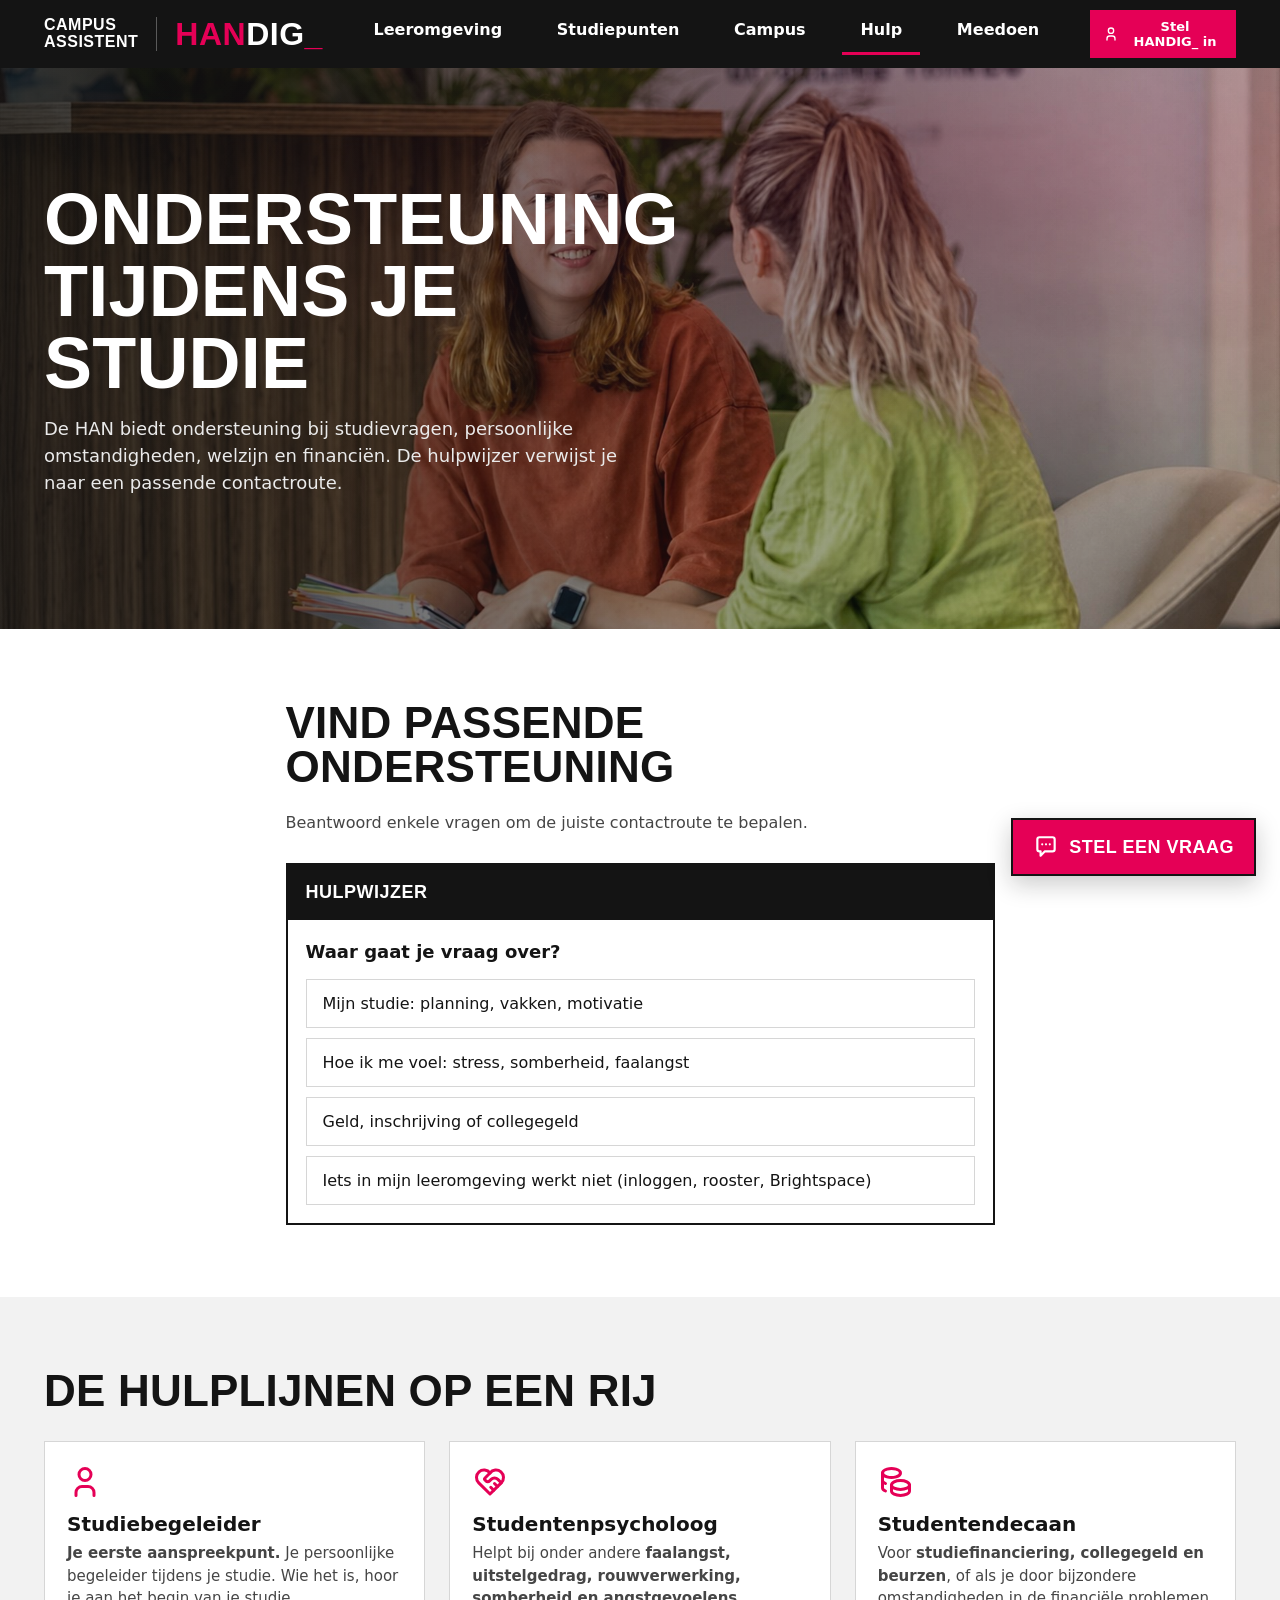
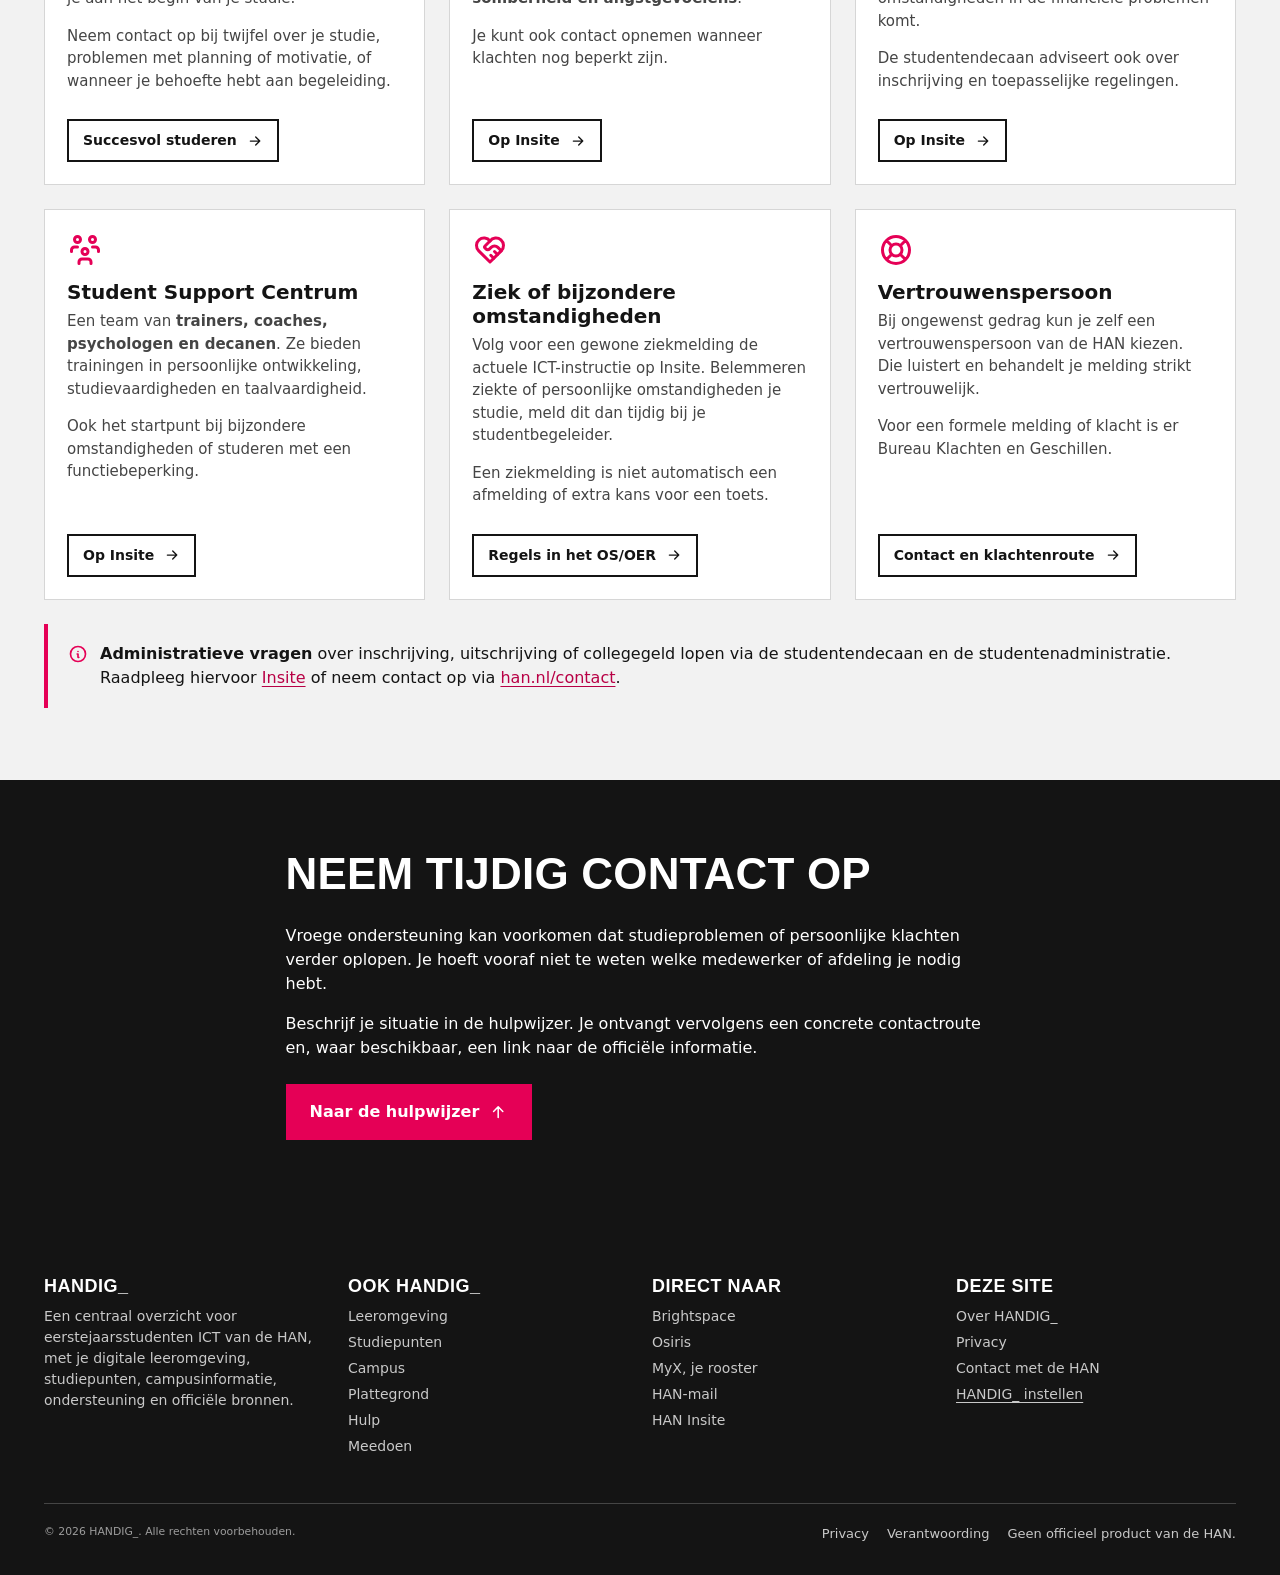
<file: hulp.html>
<!DOCTYPE html>
<html lang="nl">
<head>
<meta charset="utf-8">
<meta name="viewport" content="width=device-width, initial-scale=1">
<title>HANDIG_ Campus Assistent | Hulp</title>
<meta name="description" content="Studiebegeleider, studentendecaan, studentenpsycholoog en het Student Support Centrum. Wie heb je nodig, en wanneer?">
<link rel="canonical" href="https://jasonispw.github.io/campus-assistent/hulp.html">
<meta property="og:type" content="website">
<meta property="og:site_name" content="HANDIG_ Campus Assistent">
<meta property="og:locale" content="nl_NL">
<meta property="og:url" content="https://jasonispw.github.io/campus-assistent/hulp.html">
<meta property="og:title" content="HANDIG_ Campus Assistent | Hulp">
<meta property="og:description" content="Studiebegeleider, studentendecaan, studentenpsycholoog en het Student Support Centrum. Wie heb je nodig, en wanneer?">
<meta property="og:image" content="https://jasonispw.github.io/campus-assistent/assets/img/og/hulp.jpg">
<meta property="og:image:secure_url" content="https://jasonispw.github.io/campus-assistent/assets/img/og/hulp.jpg">
<meta property="og:image:type" content="image/jpeg">
<meta property="og:image:width" content="1200">
<meta property="og:image:height" content="630">
<meta property="og:image:alt" content="Overzichtskaart Hulp van HANDIG_">
<meta name="twitter:card" content="summary_large_image">
<meta name="twitter:title" content="HANDIG_ Campus Assistent | Hulp">
<meta name="twitter:description" content="Studiebegeleider, studentendecaan, studentenpsycholoog en het Student Support Centrum. Wie heb je nodig, en wanneer?">
<meta name="twitter:image" content="https://jasonispw.github.io/campus-assistent/assets/img/og/hulp.jpg">
<meta name="twitter:image:alt" content="Overzichtskaart Hulp van HANDIG_">
<meta name="theme-color" content="#141414">
<link rel="icon" type="image/png" href="assets/favicon.png">
<link rel="apple-touch-icon" href="assets/favicon.png">
<link rel="preload" as="image" href="assets/img/han-studiebegeleiding.jpg?v=20260903b" fetchpriority="high">
<link rel="stylesheet" href="assets/css/base.css?v=20260903b">
<link rel="stylesheet" href="assets/css/layout.css?v=20260903b">
<link rel="stylesheet" href="assets/css/components.css?v=20260903b">
</head>
<body>
<a class="skip-link" href="#main">Naar de inhoud</a>

<header class="topbar">
  <div class="topbar__inner">
    <a class="wordmark" href="index.html?v=20260903b">
      <span class="wordmark__context">Campus<br>assistent</span>
      <span class="wordmark__naam"><span class="mark">HAN</span>DIG<span class="cursor">_</span></span>
    </a>
    <button class="nav-toggle" data-nav-toggle aria-expanded="false" aria-controls="hoofdmenu">
      <svg class="icon icon-menu" aria-hidden="true" focusable="false"><use href="#i-menu"></use></svg>
      <svg class="icon icon-close" aria-hidden="true" focusable="false"><use href="#i-close"></use></svg>
      <span class="visually-hidden">Menu</span>
    </button>
    <nav class="topnav" id="hoofdmenu" data-nav aria-label="Hoofdmenu">
      <ul>
        <li><a href="leeromgeving.html?v=20260903b">Leeromgeving</a></li>
        <li><a href="studiepunten.html?v=20260903b">Studiepunten</a></li>
        <li><a href="campus.html?v=20260903b">Campus</a></li>
        <li><a href="hulp.html?v=20260903b">Hulp</a></li>
        <li><a href="meedoen.html?v=20260903b">Meedoen</a></li>
      </ul>
    </nav>
    <div data-profiel></div>
  </div>
</header>

<main id="main">

  <section class="hero hero--hulp">
    <div class="container">
      <h1>Ondersteuning<br>tijdens je studie</h1>
      <p class="hero__lead">
        De HAN biedt ondersteuning bij studievragen, persoonlijke omstandigheden, welzijn en financiën.
        De hulpwijzer verwijst je naar een passende contactroute.
      </p>
    </div>
  </section>

  <section class="section">
    <div class="container container--narrow">
      <div class="section__head">
        <h2>Vind passende ondersteuning</h2>
        <p>Beantwoord enkele vragen om de juiste contactroute te bepalen.</p>
      </div>

      <div class="widget" data-hulpwijzer>
        <div class="widget__head">
          <strong>Hulpwijzer</strong>
        </div>
        <div class="widget__body" data-hulpwijzer-body></div>
      </div>
    </div>
  </section>

  <section class="section section--soft">
    <div class="container">
      <div class="section__head">
        <h2>De hulplijnen op een rij</h2>
      </div>

      <div class="grid grid--2">
        <article class="card">
          <svg class="icon icon--lg icon--pink card__icon" aria-hidden="true" focusable="false"><use href="#i-user"></use></svg>

          <h3>Studiebegeleider</h3>

          <p><strong>Je eerste aanspreekpunt.</strong> Je persoonlijke begeleider tijdens je studie.
             Wie het is, hoor je aan het begin van je studie.</p>
          <p>Neem contact op bij twijfel over je studie, problemen met planning of motivatie, of wanneer
             je behoefte hebt aan begeleiding.</p>

          <div class="card__foot">
            <a class="btn btn--outline btn--sm" href="https://www.han.nl/studeren/succesvol-studeren/" target="_blank" rel="noopener">Succesvol studeren <svg class="icon" aria-hidden="true" focusable="false"><use href="#i-arrow-right"></use></svg></a>
          </div>
        </article>

        <article class="card">
          <svg class="icon icon--lg icon--pink card__icon" aria-hidden="true" focusable="false"><use href="#i-heart"></use></svg>

          <h3>Studentenpsycholoog</h3>

          <p>Helpt bij onder andere <strong>faalangst, uitstelgedrag, rouwverwerking, somberheid en
             angstgevoelens</strong>.</p>
          <p>Je kunt ook contact opnemen wanneer klachten nog beperkt zijn.</p>

          <div class="card__foot">
            <a class="btn btn--outline btn--sm" href="https://www1.han.nl/insite/studenten/hulp-ondersteuning-training/studentbegeleiding-en-student-support-center/studentenpsychologen/" target="_blank" rel="noopener">Op Insite <svg class="icon" aria-hidden="true" focusable="false"><use href="#i-arrow-right"></use></svg></a>
          </div>
        </article>

        <article class="card">
          <svg class="icon icon--lg icon--pink card__icon" aria-hidden="true" focusable="false"><use href="#i-coins"></use></svg>

          <h3>Studentendecaan</h3>

          <p>Voor <strong>studiefinanciering, collegegeld en beurzen</strong>, of als je door bijzondere
             omstandigheden in de financiële problemen komt.</p>
          <p>De studentendecaan adviseert ook over inschrijving en toepasselijke regelingen.</p>

          <div class="card__foot">
            <a class="btn btn--outline btn--sm" href="https://www1.han.nl/insite/studenten/hulp-ondersteuning-training/studentbegeleiding-en-student-support-center/studentendecanen/" target="_blank" rel="noopener">Op Insite <svg class="icon" aria-hidden="true" focusable="false"><use href="#i-arrow-right"></use></svg></a>
          </div>
        </article>

        <article class="card">
          <svg class="icon icon--lg icon--pink card__icon" aria-hidden="true" focusable="false"><use href="#i-users-group"></use></svg>

          <h3>Student Support Centrum</h3>

          <p>Een team van <strong>trainers, coaches, psychologen en decanen</strong>. Ze bieden trainingen in
             persoonlijke ontwikkeling, studievaardigheden en taalvaardigheid.</p>
          <p>Ook het startpunt bij bijzondere omstandigheden of studeren met een functiebeperking.</p>

          <div class="card__foot">
            <a class="btn btn--outline btn--sm" href="https://www1.han.nl/insite/studenten/panelnav.xml/hulp-ondersteuning-training/" target="_blank" rel="noopener">Op Insite <svg class="icon" aria-hidden="true" focusable="false"><use href="#i-arrow-right"></use></svg></a>
          </div>
        </article>

        <article class="card">
          <svg class="icon icon--lg icon--pink card__icon" aria-hidden="true" focusable="false"><use href="#i-heart"></use></svg>

          <h3>Ziek of bijzondere omstandigheden</h3>

          <p>Volg voor een gewone ziekmelding de actuele ICT-instructie op Insite. Belemmeren ziekte
             of persoonlijke omstandigheden je studie, meld dit dan tijdig bij je studentbegeleider.</p>
          <p>Een ziekmelding is niet automatisch een afmelding of extra kans voor een toets.</p>

          <div class="card__foot">
            <a class="btn btn--outline btn--sm" href="https://www.han.nl/opleidingen/hbo/ict/voltijd/praktische-info/bacheloropleiding-ict-voltijd.pdf" target="_blank" rel="noopener">Regels in het OS/OER <svg class="icon" aria-hidden="true" focusable="false"><use href="#i-arrow-right"></use></svg></a>
          </div>
        </article>

        <article class="card">
          <svg class="icon icon--lg icon--pink card__icon" aria-hidden="true" focusable="false"><use href="#i-lifebuoy"></use></svg>

          <h3>Vertrouwenspersoon</h3>

          <p>Bij ongewenst gedrag kun je zelf een vertrouwenspersoon van de HAN kiezen. Die luistert
             en behandelt je melding strikt vertrouwelijk.</p>
          <p>Voor een formele melding of klacht is er Bureau Klachten en Geschillen.</p>

          <div class="card__foot">
            <a class="btn btn--outline btn--sm" href="https://www.han.nl/over-de-han/organisatie/bestuur/goed-bestuur/" target="_blank" rel="noopener">Contact en klachtenroute <svg class="icon" aria-hidden="true" focusable="false"><use href="#i-arrow-right"></use></svg></a>
          </div>
        </article>
      </div>

      <div class="callout u-mt24"><svg class="icon icon--pink callout__icon" aria-hidden="true" focusable="false"><use href="#i-info"></use></svg>
        <p>
          <strong>Administratieve vragen</strong> over inschrijving, uitschrijving of collegegeld lopen via de
          studentendecaan en de studentenadministratie. Raadpleeg hiervoor
          <a href="https://www1.han.nl/insite/" target="_blank" rel="noopener">Insite</a> of neem contact op via
          <a href="https://www.han.nl/contact/" target="_blank" rel="noopener">han.nl/contact</a>.
        </p>
      </div>
    </div>
  </section>

  <section class="section section--dark">
    <div class="container container--narrow">
      <div class="section__head">
        <h2>Neem tijdig contact op</h2>
      </div>
      <p>
        Vroege ondersteuning kan voorkomen dat studieproblemen of persoonlijke klachten verder oplopen.
        Je hoeft vooraf niet te weten welke medewerker of afdeling je nodig hebt.
      </p>
      <p>
        Beschrijf je situatie in de hulpwijzer. Je ontvangt vervolgens een concrete contactroute en,
        waar beschikbaar, een link naar de officiële informatie.
      </p>
      <p class="u-mt24">
        <a class="btn btn--primary" href="#main">Naar de hulpwijzer <svg class="icon" aria-hidden="true" focusable="false"><use href="#i-arrow-up"></use></svg></a>
      </p>
    </div>
  </section>

</main>

<footer class="footer">
  <div class="container">
    <div class="footer__grid">
      <div>
        <h3>HANDIG_</h3>
        <p class="u-small">
          Een centraal overzicht voor eerstejaarsstudenten ICT van de HAN, met je digitale leeromgeving,
          studiepunten, campusinformatie, ondersteuning en officiële bronnen.
        </p>
      </div>
      <div>
        <h3>Ook HANDIG_</h3>
        <ul class="u-small">
          <li><a href="leeromgeving.html?v=20260903b">Leeromgeving</a></li>
          <li><a href="studiepunten.html?v=20260903b">Studiepunten</a></li>
          <li><a href="campus.html?v=20260903b">Campus</a></li>
          <li><a href="plattegrond.html?v=20260903b">Plattegrond</a></li>
          <li><a href="hulp.html?v=20260903b">Hulp</a></li>
          <li><a href="meedoen.html?v=20260903b">Meedoen</a></li>
        </ul>
      </div>
      <div>
        <h3>Direct naar</h3>
        <ul class="u-small">
          <li><a href="https://leren.han.nl" target="_blank" rel="noopener">Brightspace</a></li>
          <li><a href="https://han.osiris-student.nl/#/login" target="_blank" rel="noopener">Osiris</a></li>
          <li><a href="https://myx-han.xedule.nl/" target="_blank" rel="noopener">MyX, je rooster</a></li>
          <li><a href="https://office365.han.nl" target="_blank" rel="noopener">HAN-mail</a></li>
          <li><a href="https://www1.han.nl/insite/" target="_blank" rel="noopener">HAN Insite</a></li>
        </ul>
      </div>
      <div>
        <h3>Deze site</h3>
        <ul class="u-small">
          <li><a href="over.html?v=20260903b">Over HANDIG_</a></li>
          <li><a href="privacy.html?v=20260903b">Privacy</a></li>
          <li><a href="https://www.han.nl/contact/" target="_blank" rel="noopener">Contact met de HAN</a></li>
          <li><button type="button" class="footer__knop" data-onboarding-open>HANDIG_ instellen</button></li>
        </ul>
      </div>
    </div>
    <div class="footer__bottom">
      <small>&copy; 2026 HANDIG_. Alle rechten voorbehouden.</small>
      <span class="footer__legal">
        <a href="privacy.html?v=20260903b">Privacy</a>
        <a href="over.html?v=20260903b">Verantwoording</a>
        <span>Geen officieel product van de HAN.</span>
      </span>
    </div>
  </div>
</footer>

<svg class="sprite" aria-hidden="true" focusable="false"><defs>
<symbol id="i-alert" viewBox="0 0 24 24"><path fill="none" stroke="currentColor" stroke-linecap="round" stroke-linejoin="round" stroke-width="2" d="M12 9v4m-1.637-9.409L2.257 17.125a1.914 1.914 0 0 0 1.636 2.871h16.214a1.914 1.914 0 0 0 1.636-2.87L13.637 3.59a1.914 1.914 0 0 0-3.274 0M12 16h.01"/></symbol>
<symbol id="i-armchair" viewBox="0 0 24 24"><g fill="none" stroke="currentColor" stroke-linecap="round" stroke-linejoin="round" stroke-width="2"><path d="M5 11a2 2 0 0 1 2 2v2h10v-2a2 2 0 1 1 4 0v4a2 2 0 0 1-2 2H5a2 2 0 0 1-2-2v-4a2 2 0 0 1 2-2"/><path d="M5 11V6a3 3 0 0 1 3-3h8a3 3 0 0 1 3 3v5M6 19v2m12-2v2"/></g></symbol>
<symbol id="i-arrow-right" viewBox="0 0 24 24"><path fill="none" stroke="currentColor" stroke-linecap="round" stroke-linejoin="round" stroke-width="2" d="M5 12h14m-6 6l6-6m-6-6l6 6"/></symbol>
<symbol id="i-arrow-up" viewBox="0 0 24 24"><path fill="none" stroke="currentColor" stroke-linecap="round" stroke-linejoin="round" stroke-width="2" d="M12 5v14m6-8l-6-6m-6 6l6-6"/></symbol>
<symbol id="i-award" viewBox="0 0 24 24"><g fill="none" stroke="currentColor" stroke-linecap="round" stroke-linejoin="round" stroke-width="2"><path d="M6 9a6 6 0 1 0 12 0A6 6 0 1 0 6 9"/><path d="m12 15l3.4 5.89l1.598-3.233l3.598.232l-3.4-5.889M6.802 12l-3.4 5.89L7 17.657l1.598 3.232l3.4-5.889"/></g></symbol>
<symbol id="i-book" viewBox="0 0 24 24"><path fill="none" stroke="currentColor" stroke-linecap="round" stroke-linejoin="round" stroke-width="2" d="M3 19a9 9 0 0 1 9 0a9 9 0 0 1 9 0M3 6a9 9 0 0 1 9 0a9 9 0 0 1 9 0M3 6v13m9-13v13m9-13v13"/></symbol>
<symbol id="i-briefcase" viewBox="0 0 24 24"><g fill="none" stroke="currentColor" stroke-linecap="round" stroke-linejoin="round" stroke-width="2"><path d="M3 9a2 2 0 0 1 2-2h14a2 2 0 0 1 2 2v9a2 2 0 0 1-2 2H5a2 2 0 0 1-2-2zm5-2V5a2 2 0 0 1 2-2h4a2 2 0 0 1 2 2v2m-4 5v.01"/><path d="M3 13a20 20 0 0 0 18 0"/></g></symbol>
<symbol id="i-building" viewBox="0 0 24 24"><path fill="none" stroke="currentColor" stroke-linecap="round" stroke-linejoin="round" stroke-width="2" d="M3 21h18M9 8h1m-1 4h1m-1 4h1m4-8h1m-1 4h1m-1 4h1M5 21V5a2 2 0 0 1 2-2h10a2 2 0 0 1 2 2v16"/></symbol>
<symbol id="i-calculator" viewBox="0 0 24 24"><g fill="none" stroke="currentColor" stroke-linecap="round" stroke-linejoin="round" stroke-width="2"><path d="M4 5a2 2 0 0 1 2-2h12a2 2 0 0 1 2 2v14a2 2 0 0 1-2 2H6a2 2 0 0 1-2-2z"/><path d="M8 8a1 1 0 0 1 1-1h6a1 1 0 0 1 1 1v1a1 1 0 0 1-1 1H9a1 1 0 0 1-1-1zm0 6v.01m4-.01v.01m4-.01v.01M8 17v.01m4-.01v.01m4-.01v.01"/></g></symbol>
<symbol id="i-calendar" viewBox="0 0 24 24"><g fill="none" stroke="currentColor" stroke-linecap="round" stroke-linejoin="round" stroke-width="2"><path d="M4 7a2 2 0 0 1 2-2h12a2 2 0 0 1 2 2v12a2 2 0 0 1-2 2H6a2 2 0 0 1-2-2zm12-4v4M8 3v4m-4 4h16"/><path d="M8 15h2v2H8z"/></g></symbol>
<symbol id="i-certificate" viewBox="0 0 24 24"><g fill="none" stroke="currentColor" stroke-linecap="round" stroke-linejoin="round" stroke-width="2"><path d="M12 15a3 3 0 1 0 6 0a3 3 0 1 0-6 0"/><path d="M13 17.5V22l2-1.5l2 1.5v-4.5"/><path d="M10 19H5a2 2 0 0 1-2-2V7c0-1.1.9-2 2-2h14a2 2 0 0 1 2 2v10a2 2 0 0 1-1 1.73M6 9h12M6 12h3m-3 3h2"/></g></symbol>
<symbol id="i-check" viewBox="0 0 24 24"><path fill="none" stroke="currentColor" stroke-linecap="round" stroke-linejoin="round" stroke-width="2" d="m5 12l5 5L20 7"/></symbol>
<symbol id="i-checklist" viewBox="0 0 24 24"><path fill="none" stroke="currentColor" stroke-linecap="round" stroke-linejoin="round" stroke-width="2" d="M3.5 5.5L5 7l2.5-2.5m-4 7L5 13l2.5-2.5m-4 7L5 19l2.5-2.5M11 6h9m-9 6h9m-9 6h9"/></symbol>
<symbol id="i-clock" viewBox="0 0 24 24"><path fill="none" stroke="currentColor" stroke-linecap="round" stroke-linejoin="round" stroke-width="2" d="M3 12a9 9 0 1 0 18 0a9 9 0 1 0-18 0m9 0l3 2m-3-7v5"/></symbol>
<symbol id="i-close" viewBox="0 0 24 24"><path fill="none" stroke="currentColor" stroke-linecap="round" stroke-linejoin="round" stroke-width="2" d="M18 6L6 18M6 6l12 12"/></symbol>
<symbol id="i-coins" viewBox="0 0 24 24"><g fill="none" stroke="currentColor" stroke-linecap="round" stroke-linejoin="round" stroke-width="2"><path d="M9 14c0 1.657 2.686 3 6 3s6-1.343 6-3s-2.686-3-6-3s-6 1.343-6 3"/><path d="M9 14v4c0 1.656 2.686 3 6 3s6-1.344 6-3v-4M3 6c0 1.072 1.144 2.062 3 2.598s4.144.536 6 0S15 7.072 15 6s-1.144-2.062-3-2.598s-4.144-.536-6 0S3 4.928 3 6"/><path d="M3 6v10c0 .888.772 1.45 2 2"/><path d="M3 11c0 .888.772 1.45 2 2"/></g></symbol>
<symbol id="i-confetti" viewBox="0 0 24 24"><path fill="none" stroke="currentColor" stroke-linecap="round" stroke-linejoin="round" stroke-width="2" d="M4 5h2M5 4v2m6.5-2L11 6m7-1h2m-1-1v2m-4 3l-1 1m4 3l2-.5M18 19h2m-1-1v2m-5-3.482L7.482 10l-4.39 9.58a1 1 0 0 0 1.329 1.329z"/></symbol>
<symbol id="i-dashboard" viewBox="0 0 24 24"><path fill="none" stroke="currentColor" stroke-linecap="round" stroke-linejoin="round" stroke-width="2" d="M5 4h4a1 1 0 0 1 1 1v6a1 1 0 0 1-1 1H5a1 1 0 0 1-1-1V5a1 1 0 0 1 1-1m0 12h4a1 1 0 0 1 1 1v2a1 1 0 0 1-1 1H5a1 1 0 0 1-1-1v-2a1 1 0 0 1 1-1m10-4h4a1 1 0 0 1 1 1v6a1 1 0 0 1-1 1h-4a1 1 0 0 1-1-1v-6a1 1 0 0 1 1-1m0-8h4a1 1 0 0 1 1 1v2a1 1 0 0 1-1 1h-4a1 1 0 0 1-1-1V5a1 1 0 0 1 1-1"/></symbol>
<symbol id="i-door-enter" viewBox="0 0 24 24"><path fill="none" stroke="currentColor" stroke-linecap="round" stroke-linejoin="round" stroke-width="2" d="M13 12v.01M3 21h18M5 21V5a2 2 0 0 1 2-2h6m4 10.5V21m4-14h-7m3-3l-3 3l3 3"/></symbol>
<symbol id="i-elevator" viewBox="0 0 24 24"><g fill="none" stroke="currentColor" stroke-linecap="round" stroke-linejoin="round" stroke-width="2"><path d="M5 5a1 1 0 0 1 1-1h12a1 1 0 0 1 1 1v14a1 1 0 0 1-1 1H6a1 1 0 0 1-1-1z"/><path d="m10 10l2-2l2 2m-4 4l2 2l2-2"/></g></symbol>
<symbol id="i-error404" viewBox="0 0 24 24"><path fill="none" stroke="currentColor" stroke-linecap="round" stroke-linejoin="round" stroke-width="2" d="M3 8v3a1 1 0 0 0 1 1h3m0-4v8m10-8v3a1 1 0 0 0 1 1h3m0-4v8m-11-6v4a2 2 0 1 0 4 0v-4a2 2 0 1 0-4 0"/></symbol>
<symbol id="i-heart" viewBox="0 0 24 24"><g fill="none" stroke="currentColor" stroke-linecap="round" stroke-linejoin="round" stroke-width="2"><path d="M19.5 12.572L12 20l-7.5-7.428A5 5 0 1 1 12 6.006a5 5 0 1 1 7.5 6.572"/><path d="M12 6L8.707 9.293a1 1 0 0 0 0 1.414l.543.543c.69.69 1.81.69 2.5 0l1-1a3.18 3.18 0 0 1 4.5 0l2.25 2.25m-7 3l2 2M15 13l2 2"/></g></symbol>
<symbol id="i-home" viewBox="0 0 24 24"><g fill="none" stroke="currentColor" stroke-linecap="round" stroke-linejoin="round" stroke-width="2"><path d="M5 12H3l9-9l9 9h-2M5 12v7a2 2 0 0 0 2 2h10a2 2 0 0 0 2-2v-7"/><path d="M9 21v-6a2 2 0 0 1 2-2h2a2 2 0 0 1 2 2v6"/></g></symbol>
<symbol id="i-info" viewBox="0 0 24 24"><g fill="none" stroke="currentColor" stroke-linecap="round" stroke-linejoin="round" stroke-width="2"><path d="M3 12a9 9 0 1 0 18 0a9 9 0 0 0-18 0m9-3h.01"/><path d="M11 12h1v4h1"/></g></symbol>
<symbol id="i-key" viewBox="0 0 24 24"><path fill="none" stroke="currentColor" stroke-linecap="round" stroke-linejoin="round" stroke-width="2" d="m16.555 3.843l3.602 3.602a2.877 2.877 0 0 1 0 4.069l-2.643 2.643a2.877 2.877 0 0 1-4.069 0l-.301-.301l-6.558 6.558a2 2 0 0 1-1.239.578L5.172 21H4a1 1 0 0 1-.993-.883L3 20v-1.172a2 2 0 0 1 .467-1.284l.119-.13L4 17h2v-2h2v-2l2.144-2.144l-.301-.301a2.877 2.877 0 0 1 0-4.069l2.643-2.643a2.877 2.877 0 0 1 4.069 0M15 9h.01"/></symbol>
<symbol id="i-laptop" viewBox="0 0 24 24"><path fill="none" stroke="currentColor" stroke-linecap="round" stroke-linejoin="round" stroke-width="2" d="M3 19h18M5 7a1 1 0 0 1 1-1h12a1 1 0 0 1 1 1v8a1 1 0 0 1-1 1H6a1 1 0 0 1-1-1z"/></symbol>
<symbol id="i-lifebuoy" viewBox="0 0 24 24"><g fill="none" stroke="currentColor" stroke-linecap="round" stroke-linejoin="round" stroke-width="2"><path d="M8 12a4 4 0 1 0 8 0a4 4 0 1 0-8 0"/><path d="M3 12a9 9 0 1 0 18 0a9 9 0 1 0-18 0m12 3l3.35 3.35M9 15l-3.35 3.35m0-12.7L9 9m9.35-3.35L15 9"/></g></symbol>
<symbol id="i-mail" viewBox="0 0 24 24"><g fill="none" stroke="currentColor" stroke-linecap="round" stroke-linejoin="round" stroke-width="2"><path d="M3 7a2 2 0 0 1 2-2h14a2 2 0 0 1 2 2v10a2 2 0 0 1-2 2H5a2 2 0 0 1-2-2z"/><path d="m3 7l9 6l9-6"/></g></symbol>
<symbol id="i-map-2" viewBox="0 0 24 24"><path fill="none" stroke="currentColor" stroke-linecap="round" stroke-linejoin="round" stroke-width="2" d="M12 18.5L9 17l-6 3V7l6-3l6 3l6-3v7.5M9 4v13m6-10v5.5m6.121 7.621a3 3 0 1 0-4.242 0Q17.506 20.749 19 22q1.577-1.335 2.121-1.879M19 18v.01"/></symbol>
<symbol id="i-map-pin" viewBox="0 0 24 24"><g fill="none" stroke="currentColor" stroke-linecap="round" stroke-linejoin="round" stroke-width="2"><path d="M9 11a3 3 0 1 0 6 0a3 3 0 0 0-6 0"/><path d="M17.657 16.657L13.414 20.9a2 2 0 0 1-2.827 0l-4.244-4.243a8 8 0 1 1 11.314 0"/></g></symbol>
<symbol id="i-menu" viewBox="0 0 24 24"><path fill="none" stroke="currentColor" stroke-linecap="round" stroke-linejoin="round" stroke-width="2" d="M4 6h16M4 12h16M4 18h16"/></symbol>
<symbol id="i-message" viewBox="0 0 24 24"><path fill="none" stroke="currentColor" stroke-linecap="round" stroke-linejoin="round" stroke-width="2" d="M4 5a2 2 0 0 1 2-2h12a2 2 0 0 1 2 2v9a2 2 0 0 1-2 2h-7l-4 4v-4H6a2 2 0 0 1-2-2zm4.5 4.5h.01m3.49 0h.01m3.49 0h.01"/></symbol>
<symbol id="i-parking" viewBox="0 0 24 24"><g fill="none" stroke="currentColor" stroke-linecap="round" stroke-linejoin="round" stroke-width="2"><path d="M3 5a2 2 0 0 1 2-2h14a2 2 0 0 1 2 2v14a2 2 0 0 1-2 2H5a2 2 0 0 1-2-2z"/><path d="M10 16V8h2.667C13.403 8 14 8.895 14 10s-.597 2-1.333 2H10"/></g></symbol>
<symbol id="i-phone" viewBox="0 0 24 24"><path fill="none" stroke="currentColor" stroke-linecap="round" stroke-linejoin="round" stroke-width="2" d="M5 4h4l2 5l-2.5 1.5a11 11 0 0 0 5 5L15 13l5 2v4a2 2 0 0 1-2 2A16 16 0 0 1 3 6a2 2 0 0 1 2-2"/></symbol>
<symbol id="i-route" viewBox="0 0 24 24"><path fill="none" stroke="currentColor" stroke-linecap="round" stroke-linejoin="round" stroke-width="2" d="M3 19a2 2 0 1 0 4 0a2 2 0 0 0-4 0M19 7a2 2 0 1 0 0-4a2 2 0 0 0 0 4m-8 12h5.5a3.5 3.5 0 0 0 0-7h-8a3.5 3.5 0 0 1 0-7H13"/></symbol>
<symbol id="i-school" viewBox="0 0 24 24"><g fill="none" stroke="currentColor" stroke-linecap="round" stroke-linejoin="round" stroke-width="2"><path d="M22 9L12 5L2 9l10 4zv6"/><path d="M6 10.6V16a6 3 0 0 0 12 0v-5.4"/></g></symbol>
<symbol id="i-search" viewBox="0 0 24 24"><path fill="none" stroke="currentColor" stroke-linecap="round" stroke-linejoin="round" stroke-width="2" d="M3 10a7 7 0 1 0 14 0a7 7 0 1 0-14 0m18 11l-6-6"/></symbol>
<symbol id="i-settings" viewBox="0 0 24 24"><path fill="none" stroke="currentColor" stroke-linecap="round" stroke-linejoin="round" stroke-width="2" d="M12 6a2 2 0 1 0 4 0a2 2 0 1 0-4 0M4 6h8m4 0h4M6 12a2 2 0 1 0 4 0a2 2 0 1 0-4 0m-2 0h2m4 0h10m-5 6a2 2 0 1 0 4 0a2 2 0 1 0-4 0M4 18h11m4 0h1"/></symbol>
<symbol id="i-spinner" viewBox="0 0 24 24"><path fill="currentColor" d="M12,1A11,11,0,1,0,23,12,11,11,0,0,0,12,1Zm0,19a8,8,0,1,1,8-8A8,8,0,0,1,12,20Z" opacity=".25"/><path fill="currentColor" d="M12,4a8,8,0,0,1,7.89,6.7A1.53,1.53,0,0,0,21.38,12h0a1.5,1.5,0,0,0,1.48-1.75,11,11,0,0,0-21.72,0A1.5,1.5,0,0,0,2.62,12h0a1.53,1.53,0,0,0,1.49-1.3A8,8,0,0,1,12,4Z"><animateTransform attributeName="transform" dur="0.75s" repeatCount="indefinite" type="rotate" values="0 12 12;360 12 12"/></path></symbol>
<symbol id="i-target" viewBox="0 0 24 24"><g fill="none" stroke="currentColor" stroke-linecap="round" stroke-linejoin="round" stroke-width="2"><path d="M11 12a1 1 0 1 0 2 0a1 1 0 1 0-2 0"/><path d="M12 7a5 5 0 1 0 5 5"/><path d="M13 3.055A9 9 0 1 0 20.941 11"/><path d="M15 6v3h3l3-3h-3V3zm0 3l-3 3"/></g></symbol>
<symbol id="i-user" viewBox="0 0 24 24"><path fill="none" stroke="currentColor" stroke-linecap="round" stroke-linejoin="round" stroke-width="2" d="M8 7a4 4 0 1 0 8 0a4 4 0 0 0-8 0M6 21v-2a4 4 0 0 1 4-4h4a4 4 0 0 1 4 4v2"/></symbol>
<symbol id="i-users" viewBox="0 0 24 24"><path fill="none" stroke="currentColor" stroke-linecap="round" stroke-linejoin="round" stroke-width="2" d="M5 7a4 4 0 1 0 8 0a4 4 0 1 0-8 0M3 21v-2a4 4 0 0 1 4-4h4a4 4 0 0 1 4 4v2m1-17.87a4 4 0 0 1 0 7.75M21 21v-2a4 4 0 0 0-3-3.85"/></symbol>
<symbol id="i-users-group" viewBox="0 0 24 24"><path fill="none" stroke="currentColor" stroke-linecap="round" stroke-linejoin="round" stroke-width="2" d="M10 13a2 2 0 1 0 4 0a2 2 0 0 0-4 0m-2 8v-1a2 2 0 0 1 2-2h4a2 2 0 0 1 2 2v1M15 5a2 2 0 1 0 4 0a2 2 0 0 0-4 0m2 5h2a2 2 0 0 1 2 2v1M5 5a2 2 0 1 0 4 0a2 2 0 0 0-4 0m-2 8v-1a2 2 0 0 1 2-2h2"/></symbol>
<symbol id="i-wheelchair" viewBox="0 0 24 24"><g fill="none" stroke="currentColor" stroke-linecap="round" stroke-linejoin="round" stroke-width="2"><path d="M3 16a5 5 0 1 0 10 0a5 5 0 1 0-10 0m14 3a2 2 0 1 0 4 0a2 2 0 1 0-4 0"/><path d="M19 17a3 3 0 0 0-3-3h-3.4M3 3h1a2 2 0 0 1 2 2v6m0-3h11m-2 0v6"/></g></symbol>
<symbol id="i-wifi" viewBox="0 0 24 24"><g fill="none" stroke="currentColor" stroke-linecap="round" stroke-linejoin="round" stroke-width="2"><path d="M12 18h.01m-2.838-2.828a4 4 0 0 1 5.656 0m-8.485-2.829a8 8 0 0 1 11.314 0"/><path d="M3.515 9.515c4.686-4.687 12.284-4.687 17 0"/></g></symbol>
</defs></svg>

<script src="assets/js/hulpwijzer.js?v=20260903b"></script>
<script src="assets/js/kb.js?v=20260903b"></script>
<script src="assets/js/assistent.js?v=20260903b"></script>
<script src="assets/js/app.js?v=20260903b"></script>
<script src="assets/js/onboarding.js?v=20260903b"></script>
</body>
</html>
</file>
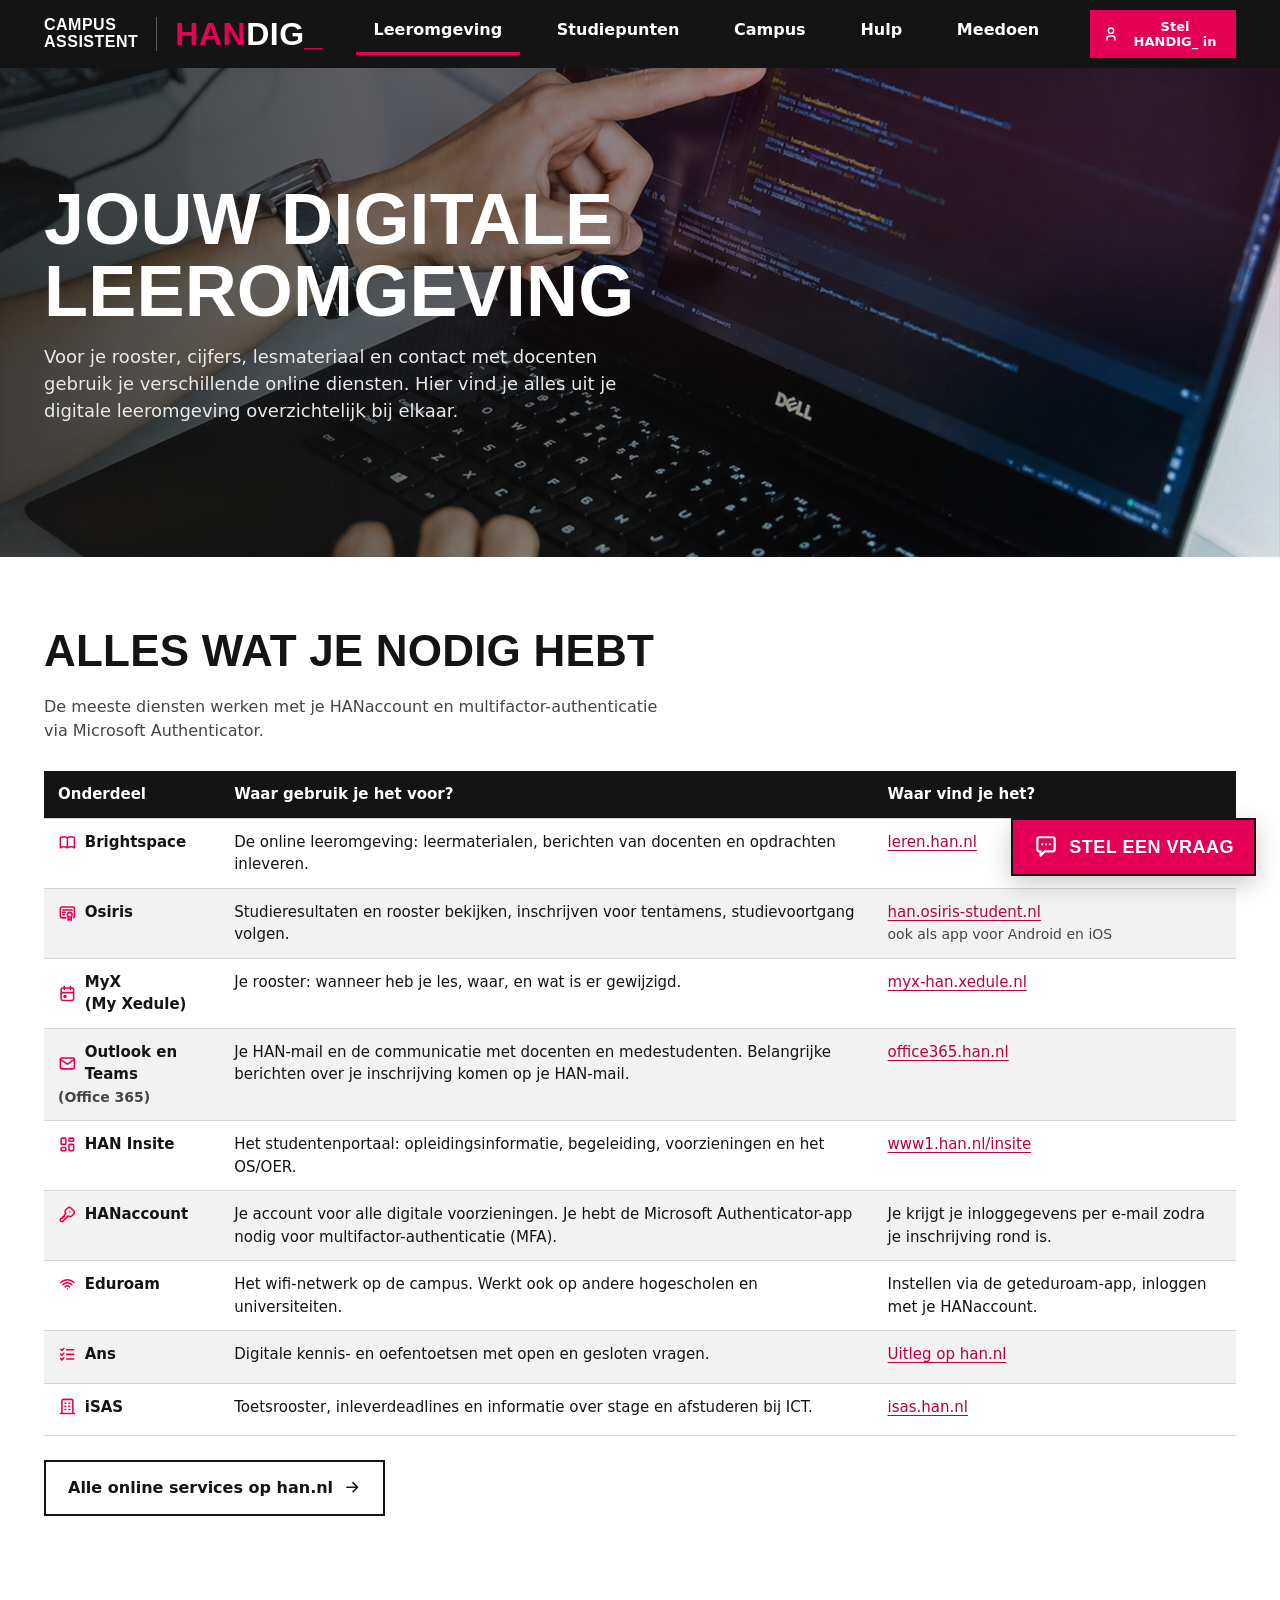
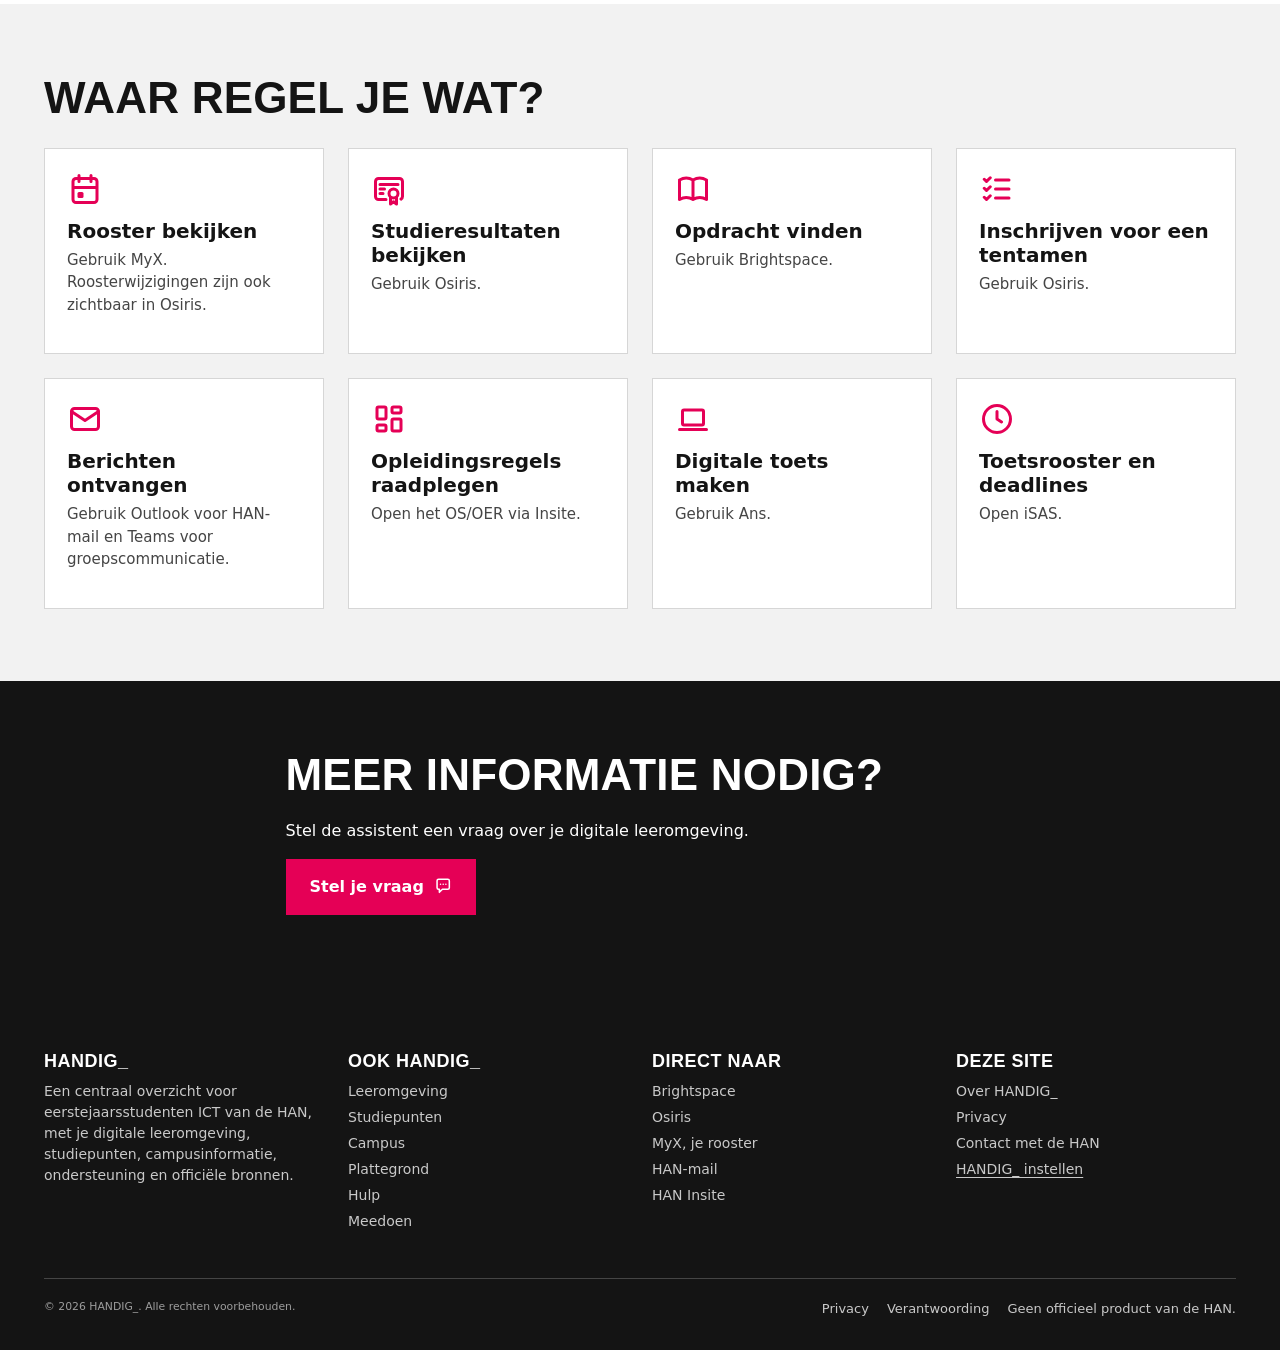
<file: leeromgeving.html>
<!DOCTYPE html>
<html lang="nl">
<head>
<meta charset="utf-8">
<meta name="viewport" content="width=device-width, initial-scale=1">
<title>HANDIG_ Campus Assistent | Leeromgeving</title>
<meta name="description" content="Vind snel je weg in de digitale leeromgeving van de HAN: Brightspace, Osiris, MyX, Teams, Outlook, Insite, iSAS en Ans.">
<link rel="canonical" href="https://jasonispw.github.io/campus-assistent/leeromgeving.html">
<meta property="og:type" content="website">
<meta property="og:site_name" content="HANDIG_ Campus Assistent">
<meta property="og:locale" content="nl_NL">
<meta property="og:url" content="https://jasonispw.github.io/campus-assistent/leeromgeving.html">
<meta property="og:title" content="HANDIG_ Campus Assistent | Leeromgeving">
<meta property="og:description" content="Vind snel je weg in de digitale leeromgeving van de HAN: Brightspace, Osiris, MyX, Teams, Outlook, Insite, iSAS en Ans.">
<meta property="og:image" content="https://jasonispw.github.io/campus-assistent/assets/img/og/leeromgeving.jpg">
<meta property="og:image:secure_url" content="https://jasonispw.github.io/campus-assistent/assets/img/og/leeromgeving.jpg">
<meta property="og:image:type" content="image/jpeg">
<meta property="og:image:width" content="1200">
<meta property="og:image:height" content="630">
<meta property="og:image:alt" content="Overzichtskaart Leeromgeving van HANDIG_">
<meta name="twitter:card" content="summary_large_image">
<meta name="twitter:title" content="HANDIG_ Campus Assistent | Leeromgeving">
<meta name="twitter:description" content="Vind snel je weg in de digitale leeromgeving van de HAN: Brightspace, Osiris, MyX, Teams, Outlook, Insite, iSAS en Ans.">
<meta name="twitter:image" content="https://jasonispw.github.io/campus-assistent/assets/img/og/leeromgeving.jpg">
<meta name="twitter:image:alt" content="Overzichtskaart Leeromgeving van HANDIG_">
<meta name="theme-color" content="#141414">
<link rel="icon" type="image/png" href="assets/favicon.png">
<link rel="apple-touch-icon" href="assets/favicon.png">
<link rel="preload" as="image" href="assets/img/han-ict-les-laptops.jpg?v=20260903b" fetchpriority="high">
<link rel="stylesheet" href="assets/css/base.css?v=20260903b">
<link rel="stylesheet" href="assets/css/layout.css?v=20260903b">
<link rel="stylesheet" href="assets/css/components.css?v=20260903b">
</head>
<body>
<a class="skip-link" href="#main">Naar de inhoud</a>

<header class="topbar">
  <div class="topbar__inner">
    <a class="wordmark" href="index.html?v=20260903b">
      <span class="wordmark__context">Campus<br>assistent</span>
      <span class="wordmark__naam"><span class="mark">HAN</span>DIG<span class="cursor">_</span></span>
    </a>
    <button class="nav-toggle" data-nav-toggle aria-expanded="false" aria-controls="hoofdmenu">
      <svg class="icon icon-menu" aria-hidden="true" focusable="false"><use href="#i-menu"></use></svg>
      <svg class="icon icon-close" aria-hidden="true" focusable="false"><use href="#i-close"></use></svg>
      <span class="visually-hidden">Menu</span>
    </button>
    <nav class="topnav" id="hoofdmenu" data-nav aria-label="Hoofdmenu">
      <ul>
        <li><a href="leeromgeving.html?v=20260903b">Leeromgeving</a></li>
        <li><a href="studiepunten.html?v=20260903b">Studiepunten</a></li>
        <li><a href="campus.html?v=20260903b">Campus</a></li>
        <li><a href="hulp.html?v=20260903b">Hulp</a></li>
        <li><a href="meedoen.html?v=20260903b">Meedoen</a></li>
      </ul>
    </nav>
    <div data-profiel></div>
  </div>
</header>

<main id="main">

  <section class="hero hero--systemen">
    <div class="container">
      <h1>Jouw digitale<br>leeromgeving</h1>
      <p class="hero__lead">
        Voor je rooster, cijfers, lesmateriaal en contact met docenten gebruik je verschillende online diensten.
        Hier vind je alles uit je digitale leeromgeving overzichtelijk bij elkaar.
      </p>
    </div>
  </section>

  <section class="section">
    <div class="container">
      <div class="section__head">
        <h2>Alles wat je nodig hebt</h2>
        <p>De meeste diensten werken met je HANaccount en multifactor-authenticatie via Microsoft
           Authenticator.</p>
      </div>

      <div class="table-wrap">
        <table>
          <thead>
            <tr>
              <th scope="col">Onderdeel</th>
              <th scope="col">Waar gebruik je het voor?</th>
              <th scope="col">Waar vind je het?</th>
            </tr>
          </thead>
          <tbody>
            <tr>
              <th scope="row"><span class="sys-naam"><svg class="icon icon--pink" aria-hidden="true" focusable="false"><use href="#i-book"></use></svg>Brightspace</span></th>
              <td>De online leeromgeving: leermaterialen, berichten van docenten en opdrachten inleveren.</td>
              <td><a href="https://leren.han.nl" target="_blank" rel="noopener">leren.han.nl</a></td>
            </tr>
            <tr>
              <th scope="row"><span class="sys-naam"><svg class="icon icon--pink" aria-hidden="true" focusable="false"><use href="#i-certificate"></use></svg>Osiris</span></th>
              <td>Studieresultaten en rooster bekijken, inschrijven voor tentamens, studievoortgang volgen.</td>
              <td><a href="https://han.osiris-student.nl/#/login" target="_blank" rel="noopener">han.osiris-student.nl</a><br>
                  <span class="u-small u-muted">ook als app voor Android en iOS</span></td>
            </tr>
            <tr>
              <th scope="row"><span class="sys-naam"><svg class="icon icon--pink" aria-hidden="true" focusable="false"><use href="#i-calendar"></use></svg>MyX (My&nbsp;Xedule)</span></th>
              <td>Je rooster: wanneer heb je les, waar, en wat is er gewijzigd.</td>
              <td><a href="https://myx-han.xedule.nl/" target="_blank" rel="noopener">myx-han.xedule.nl</a></td>
            </tr>
            <tr>
              <th scope="row"><span class="sys-naam"><svg class="icon icon--pink" aria-hidden="true" focusable="false"><use href="#i-mail"></use></svg>Outlook en Teams</span><br><span class="u-small u-muted">(Office 365)</span></th>
              <td>Je HAN-mail en de communicatie met docenten en medestudenten. Belangrijke berichten over je
                  inschrijving komen op je HAN-mail.</td>
              <td><a href="https://office365.han.nl" target="_blank" rel="noopener">office365.han.nl</a></td>
            </tr>
            <tr>
              <th scope="row"><span class="sys-naam"><svg class="icon icon--pink" aria-hidden="true" focusable="false"><use href="#i-dashboard"></use></svg>HAN Insite</span></th>
              <td>Het studentenportaal: opleidingsinformatie, begeleiding, voorzieningen en het OS/OER.</td>
              <td><a href="https://www1.han.nl/insite/" target="_blank" rel="noopener">www1.han.nl/insite</a></td>
            </tr>
            <tr>
              <th scope="row"><span class="sys-naam"><svg class="icon icon--pink" aria-hidden="true" focusable="false"><use href="#i-key"></use></svg>HANaccount</span></th>
              <td>Je account voor alle digitale voorzieningen. Je hebt de Microsoft Authenticator-app nodig
                  voor multifactor-authenticatie (MFA).</td>
              <td>Je krijgt je inloggegevens per e-mail zodra je inschrijving rond is.</td>
            </tr>
            <tr>
              <th scope="row"><span class="sys-naam"><svg class="icon icon--pink" aria-hidden="true" focusable="false"><use href="#i-wifi"></use></svg>Eduroam</span></th>
              <td>Het wifi-netwerk op de campus. Werkt ook op andere hogescholen en universiteiten.</td>
              <td>Instellen via de geteduroam-app, inloggen met je HANaccount.</td>
            </tr>
            <tr>
              <th scope="row"><span class="sys-naam"><svg class="icon icon--pink" aria-hidden="true" focusable="false"><use href="#i-checklist"></use></svg>Ans</span></th>
              <td>Digitale kennis- en oefentoetsen met open en gesloten vragen.</td>
              <td><a href="https://www.han.nl/onderwijsondersteuning/leren-werken-met-ict/toetsing/" target="_blank" rel="noopener">Uitleg op han.nl</a></td>
            </tr>
            <tr>
              <th scope="row"><span class="sys-naam"><svg class="icon icon--pink" aria-hidden="true" focusable="false"><use href="#i-building"></use></svg>iSAS</span></th>
              <td>Toetsrooster, inleverdeadlines en informatie over stage en afstuderen bij ICT.</td>
              <td><a href="https://isas.han.nl/" target="_blank" rel="noopener">isas.han.nl</a></td>
            </tr>
          </tbody>
        </table>
      </div>

      <p class="u-mt24">
        <a class="btn btn--outline" href="https://www.han.nl/studeren/onderwijs/studiefaciliteiten/online-services/" target="_blank" rel="noopener">
          Alle online services op han.nl <svg class="icon" aria-hidden="true" focusable="false"><use href="#i-arrow-right"></use></svg></a>
      </p>
    </div>
  </section>

  <section class="section section--soft">
    <div class="container">
      <div class="section__head">
        <h2>Waar regel je wat?</h2>
      </div>

      <div class="grid grid--3">
        <article class="card"><svg class="icon icon--lg icon--pink card__icon" aria-hidden="true" focusable="false"><use href="#i-calendar"></use></svg><h3>Rooster bekijken</h3><p>Gebruik MyX. Roosterwijzigingen zijn ook zichtbaar in Osiris.</p></article>

        <article class="card"><svg class="icon icon--lg icon--pink card__icon" aria-hidden="true" focusable="false"><use href="#i-certificate"></use></svg><h3>Studieresultaten bekijken</h3><p>Gebruik Osiris.</p></article>

        <article class="card"><svg class="icon icon--lg icon--pink card__icon" aria-hidden="true" focusable="false"><use href="#i-book"></use></svg><h3>Opdracht vinden</h3><p>Gebruik Brightspace.</p></article>

        <article class="card"><svg class="icon icon--lg icon--pink card__icon" aria-hidden="true" focusable="false"><use href="#i-checklist"></use></svg><h3>Inschrijven voor een tentamen</h3><p>Gebruik Osiris.</p></article>

        <article class="card"><svg class="icon icon--lg icon--pink card__icon" aria-hidden="true" focusable="false"><use href="#i-mail"></use></svg><h3>Berichten ontvangen</h3><p>Gebruik Outlook voor HAN-mail en Teams voor groepscommunicatie.</p></article>

        <article class="card"><svg class="icon icon--lg icon--pink card__icon" aria-hidden="true" focusable="false"><use href="#i-dashboard"></use></svg><h3>Opleidingsregels raadplegen</h3><p>Open het OS/OER via Insite.</p></article>

        <article class="card"><svg class="icon icon--lg icon--pink card__icon" aria-hidden="true" focusable="false"><use href="#i-laptop"></use></svg><h3>Digitale toets maken</h3><p>Gebruik Ans.</p></article>

        <article class="card"><svg class="icon icon--lg icon--pink card__icon" aria-hidden="true" focusable="false"><use href="#i-clock"></use></svg><h3>Toetsrooster en deadlines</h3><p>Open iSAS.</p></article>
      </div>
    </div>
  </section>

  <section class="section section--dark">
    <div class="container container--narrow">
      <h2>Meer informatie nodig?</h2>
      <p>Stel de assistent een vraag over je digitale leeromgeving.</p>
      <p><a class="btn btn--primary" href="index.html?v=20260903b" data-assist-open>Stel je vraag <svg class="icon" aria-hidden="true" focusable="false"><use href="#i-message"></use></svg></a></p>
    </div>
  </section>

</main>

<footer class="footer">
  <div class="container">
    <div class="footer__grid">
      <div>
        <h3>HANDIG_</h3>
        <p class="u-small">
          Een centraal overzicht voor eerstejaarsstudenten ICT van de HAN, met je digitale leeromgeving,
          studiepunten, campusinformatie, ondersteuning en officiële bronnen.
        </p>
      </div>
      <div>
        <h3>Ook HANDIG_</h3>
        <ul class="u-small">
          <li><a href="leeromgeving.html?v=20260903b">Leeromgeving</a></li>
          <li><a href="studiepunten.html?v=20260903b">Studiepunten</a></li>
          <li><a href="campus.html?v=20260903b">Campus</a></li>
          <li><a href="plattegrond.html?v=20260903b">Plattegrond</a></li>
          <li><a href="hulp.html?v=20260903b">Hulp</a></li>
          <li><a href="meedoen.html?v=20260903b">Meedoen</a></li>
        </ul>
      </div>
      <div>
        <h3>Direct naar</h3>
        <ul class="u-small">
          <li><a href="https://leren.han.nl" target="_blank" rel="noopener">Brightspace</a></li>
          <li><a href="https://han.osiris-student.nl/#/login" target="_blank" rel="noopener">Osiris</a></li>
          <li><a href="https://myx-han.xedule.nl/" target="_blank" rel="noopener">MyX, je rooster</a></li>
          <li><a href="https://office365.han.nl" target="_blank" rel="noopener">HAN-mail</a></li>
          <li><a href="https://www1.han.nl/insite/" target="_blank" rel="noopener">HAN Insite</a></li>
        </ul>
      </div>
      <div>
        <h3>Deze site</h3>
        <ul class="u-small">
          <li><a href="over.html?v=20260903b">Over HANDIG_</a></li>
          <li><a href="privacy.html?v=20260903b">Privacy</a></li>
          <li><a href="https://www.han.nl/contact/" target="_blank" rel="noopener">Contact met de HAN</a></li>
          <li><button type="button" class="footer__knop" data-onboarding-open>HANDIG_ instellen</button></li>
        </ul>
      </div>
    </div>
    <div class="footer__bottom">
      <small>&copy; 2026 HANDIG_. Alle rechten voorbehouden.</small>
      <span class="footer__legal">
        <a href="privacy.html?v=20260903b">Privacy</a>
        <a href="over.html?v=20260903b">Verantwoording</a>
        <span>Geen officieel product van de HAN.</span>
      </span>
    </div>
  </div>
</footer>

<svg class="sprite" aria-hidden="true" focusable="false"><defs>
<symbol id="i-alert" viewBox="0 0 24 24"><path fill="none" stroke="currentColor" stroke-linecap="round" stroke-linejoin="round" stroke-width="2" d="M12 9v4m-1.637-9.409L2.257 17.125a1.914 1.914 0 0 0 1.636 2.871h16.214a1.914 1.914 0 0 0 1.636-2.87L13.637 3.59a1.914 1.914 0 0 0-3.274 0M12 16h.01"/></symbol>
<symbol id="i-armchair" viewBox="0 0 24 24"><g fill="none" stroke="currentColor" stroke-linecap="round" stroke-linejoin="round" stroke-width="2"><path d="M5 11a2 2 0 0 1 2 2v2h10v-2a2 2 0 1 1 4 0v4a2 2 0 0 1-2 2H5a2 2 0 0 1-2-2v-4a2 2 0 0 1 2-2"/><path d="M5 11V6a3 3 0 0 1 3-3h8a3 3 0 0 1 3 3v5M6 19v2m12-2v2"/></g></symbol>
<symbol id="i-arrow-right" viewBox="0 0 24 24"><path fill="none" stroke="currentColor" stroke-linecap="round" stroke-linejoin="round" stroke-width="2" d="M5 12h14m-6 6l6-6m-6-6l6 6"/></symbol>
<symbol id="i-arrow-up" viewBox="0 0 24 24"><path fill="none" stroke="currentColor" stroke-linecap="round" stroke-linejoin="round" stroke-width="2" d="M12 5v14m6-8l-6-6m-6 6l6-6"/></symbol>
<symbol id="i-award" viewBox="0 0 24 24"><g fill="none" stroke="currentColor" stroke-linecap="round" stroke-linejoin="round" stroke-width="2"><path d="M6 9a6 6 0 1 0 12 0A6 6 0 1 0 6 9"/><path d="m12 15l3.4 5.89l1.598-3.233l3.598.232l-3.4-5.889M6.802 12l-3.4 5.89L7 17.657l1.598 3.232l3.4-5.889"/></g></symbol>
<symbol id="i-book" viewBox="0 0 24 24"><path fill="none" stroke="currentColor" stroke-linecap="round" stroke-linejoin="round" stroke-width="2" d="M3 19a9 9 0 0 1 9 0a9 9 0 0 1 9 0M3 6a9 9 0 0 1 9 0a9 9 0 0 1 9 0M3 6v13m9-13v13m9-13v13"/></symbol>
<symbol id="i-briefcase" viewBox="0 0 24 24"><g fill="none" stroke="currentColor" stroke-linecap="round" stroke-linejoin="round" stroke-width="2"><path d="M3 9a2 2 0 0 1 2-2h14a2 2 0 0 1 2 2v9a2 2 0 0 1-2 2H5a2 2 0 0 1-2-2zm5-2V5a2 2 0 0 1 2-2h4a2 2 0 0 1 2 2v2m-4 5v.01"/><path d="M3 13a20 20 0 0 0 18 0"/></g></symbol>
<symbol id="i-building" viewBox="0 0 24 24"><path fill="none" stroke="currentColor" stroke-linecap="round" stroke-linejoin="round" stroke-width="2" d="M3 21h18M9 8h1m-1 4h1m-1 4h1m4-8h1m-1 4h1m-1 4h1M5 21V5a2 2 0 0 1 2-2h10a2 2 0 0 1 2 2v16"/></symbol>
<symbol id="i-calculator" viewBox="0 0 24 24"><g fill="none" stroke="currentColor" stroke-linecap="round" stroke-linejoin="round" stroke-width="2"><path d="M4 5a2 2 0 0 1 2-2h12a2 2 0 0 1 2 2v14a2 2 0 0 1-2 2H6a2 2 0 0 1-2-2z"/><path d="M8 8a1 1 0 0 1 1-1h6a1 1 0 0 1 1 1v1a1 1 0 0 1-1 1H9a1 1 0 0 1-1-1zm0 6v.01m4-.01v.01m4-.01v.01M8 17v.01m4-.01v.01m4-.01v.01"/></g></symbol>
<symbol id="i-calendar" viewBox="0 0 24 24"><g fill="none" stroke="currentColor" stroke-linecap="round" stroke-linejoin="round" stroke-width="2"><path d="M4 7a2 2 0 0 1 2-2h12a2 2 0 0 1 2 2v12a2 2 0 0 1-2 2H6a2 2 0 0 1-2-2zm12-4v4M8 3v4m-4 4h16"/><path d="M8 15h2v2H8z"/></g></symbol>
<symbol id="i-certificate" viewBox="0 0 24 24"><g fill="none" stroke="currentColor" stroke-linecap="round" stroke-linejoin="round" stroke-width="2"><path d="M12 15a3 3 0 1 0 6 0a3 3 0 1 0-6 0"/><path d="M13 17.5V22l2-1.5l2 1.5v-4.5"/><path d="M10 19H5a2 2 0 0 1-2-2V7c0-1.1.9-2 2-2h14a2 2 0 0 1 2 2v10a2 2 0 0 1-1 1.73M6 9h12M6 12h3m-3 3h2"/></g></symbol>
<symbol id="i-check" viewBox="0 0 24 24"><path fill="none" stroke="currentColor" stroke-linecap="round" stroke-linejoin="round" stroke-width="2" d="m5 12l5 5L20 7"/></symbol>
<symbol id="i-checklist" viewBox="0 0 24 24"><path fill="none" stroke="currentColor" stroke-linecap="round" stroke-linejoin="round" stroke-width="2" d="M3.5 5.5L5 7l2.5-2.5m-4 7L5 13l2.5-2.5m-4 7L5 19l2.5-2.5M11 6h9m-9 6h9m-9 6h9"/></symbol>
<symbol id="i-clock" viewBox="0 0 24 24"><path fill="none" stroke="currentColor" stroke-linecap="round" stroke-linejoin="round" stroke-width="2" d="M3 12a9 9 0 1 0 18 0a9 9 0 1 0-18 0m9 0l3 2m-3-7v5"/></symbol>
<symbol id="i-close" viewBox="0 0 24 24"><path fill="none" stroke="currentColor" stroke-linecap="round" stroke-linejoin="round" stroke-width="2" d="M18 6L6 18M6 6l12 12"/></symbol>
<symbol id="i-coins" viewBox="0 0 24 24"><g fill="none" stroke="currentColor" stroke-linecap="round" stroke-linejoin="round" stroke-width="2"><path d="M9 14c0 1.657 2.686 3 6 3s6-1.343 6-3s-2.686-3-6-3s-6 1.343-6 3"/><path d="M9 14v4c0 1.656 2.686 3 6 3s6-1.344 6-3v-4M3 6c0 1.072 1.144 2.062 3 2.598s4.144.536 6 0S15 7.072 15 6s-1.144-2.062-3-2.598s-4.144-.536-6 0S3 4.928 3 6"/><path d="M3 6v10c0 .888.772 1.45 2 2"/><path d="M3 11c0 .888.772 1.45 2 2"/></g></symbol>
<symbol id="i-confetti" viewBox="0 0 24 24"><path fill="none" stroke="currentColor" stroke-linecap="round" stroke-linejoin="round" stroke-width="2" d="M4 5h2M5 4v2m6.5-2L11 6m7-1h2m-1-1v2m-4 3l-1 1m4 3l2-.5M18 19h2m-1-1v2m-5-3.482L7.482 10l-4.39 9.58a1 1 0 0 0 1.329 1.329z"/></symbol>
<symbol id="i-dashboard" viewBox="0 0 24 24"><path fill="none" stroke="currentColor" stroke-linecap="round" stroke-linejoin="round" stroke-width="2" d="M5 4h4a1 1 0 0 1 1 1v6a1 1 0 0 1-1 1H5a1 1 0 0 1-1-1V5a1 1 0 0 1 1-1m0 12h4a1 1 0 0 1 1 1v2a1 1 0 0 1-1 1H5a1 1 0 0 1-1-1v-2a1 1 0 0 1 1-1m10-4h4a1 1 0 0 1 1 1v6a1 1 0 0 1-1 1h-4a1 1 0 0 1-1-1v-6a1 1 0 0 1 1-1m0-8h4a1 1 0 0 1 1 1v2a1 1 0 0 1-1 1h-4a1 1 0 0 1-1-1V5a1 1 0 0 1 1-1"/></symbol>
<symbol id="i-door-enter" viewBox="0 0 24 24"><path fill="none" stroke="currentColor" stroke-linecap="round" stroke-linejoin="round" stroke-width="2" d="M13 12v.01M3 21h18M5 21V5a2 2 0 0 1 2-2h6m4 10.5V21m4-14h-7m3-3l-3 3l3 3"/></symbol>
<symbol id="i-elevator" viewBox="0 0 24 24"><g fill="none" stroke="currentColor" stroke-linecap="round" stroke-linejoin="round" stroke-width="2"><path d="M5 5a1 1 0 0 1 1-1h12a1 1 0 0 1 1 1v14a1 1 0 0 1-1 1H6a1 1 0 0 1-1-1z"/><path d="m10 10l2-2l2 2m-4 4l2 2l2-2"/></g></symbol>
<symbol id="i-error404" viewBox="0 0 24 24"><path fill="none" stroke="currentColor" stroke-linecap="round" stroke-linejoin="round" stroke-width="2" d="M3 8v3a1 1 0 0 0 1 1h3m0-4v8m10-8v3a1 1 0 0 0 1 1h3m0-4v8m-11-6v4a2 2 0 1 0 4 0v-4a2 2 0 1 0-4 0"/></symbol>
<symbol id="i-heart" viewBox="0 0 24 24"><g fill="none" stroke="currentColor" stroke-linecap="round" stroke-linejoin="round" stroke-width="2"><path d="M19.5 12.572L12 20l-7.5-7.428A5 5 0 1 1 12 6.006a5 5 0 1 1 7.5 6.572"/><path d="M12 6L8.707 9.293a1 1 0 0 0 0 1.414l.543.543c.69.69 1.81.69 2.5 0l1-1a3.18 3.18 0 0 1 4.5 0l2.25 2.25m-7 3l2 2M15 13l2 2"/></g></symbol>
<symbol id="i-home" viewBox="0 0 24 24"><g fill="none" stroke="currentColor" stroke-linecap="round" stroke-linejoin="round" stroke-width="2"><path d="M5 12H3l9-9l9 9h-2M5 12v7a2 2 0 0 0 2 2h10a2 2 0 0 0 2-2v-7"/><path d="M9 21v-6a2 2 0 0 1 2-2h2a2 2 0 0 1 2 2v6"/></g></symbol>
<symbol id="i-info" viewBox="0 0 24 24"><g fill="none" stroke="currentColor" stroke-linecap="round" stroke-linejoin="round" stroke-width="2"><path d="M3 12a9 9 0 1 0 18 0a9 9 0 0 0-18 0m9-3h.01"/><path d="M11 12h1v4h1"/></g></symbol>
<symbol id="i-key" viewBox="0 0 24 24"><path fill="none" stroke="currentColor" stroke-linecap="round" stroke-linejoin="round" stroke-width="2" d="m16.555 3.843l3.602 3.602a2.877 2.877 0 0 1 0 4.069l-2.643 2.643a2.877 2.877 0 0 1-4.069 0l-.301-.301l-6.558 6.558a2 2 0 0 1-1.239.578L5.172 21H4a1 1 0 0 1-.993-.883L3 20v-1.172a2 2 0 0 1 .467-1.284l.119-.13L4 17h2v-2h2v-2l2.144-2.144l-.301-.301a2.877 2.877 0 0 1 0-4.069l2.643-2.643a2.877 2.877 0 0 1 4.069 0M15 9h.01"/></symbol>
<symbol id="i-laptop" viewBox="0 0 24 24"><path fill="none" stroke="currentColor" stroke-linecap="round" stroke-linejoin="round" stroke-width="2" d="M3 19h18M5 7a1 1 0 0 1 1-1h12a1 1 0 0 1 1 1v8a1 1 0 0 1-1 1H6a1 1 0 0 1-1-1z"/></symbol>
<symbol id="i-lifebuoy" viewBox="0 0 24 24"><g fill="none" stroke="currentColor" stroke-linecap="round" stroke-linejoin="round" stroke-width="2"><path d="M8 12a4 4 0 1 0 8 0a4 4 0 1 0-8 0"/><path d="M3 12a9 9 0 1 0 18 0a9 9 0 1 0-18 0m12 3l3.35 3.35M9 15l-3.35 3.35m0-12.7L9 9m9.35-3.35L15 9"/></g></symbol>
<symbol id="i-mail" viewBox="0 0 24 24"><g fill="none" stroke="currentColor" stroke-linecap="round" stroke-linejoin="round" stroke-width="2"><path d="M3 7a2 2 0 0 1 2-2h14a2 2 0 0 1 2 2v10a2 2 0 0 1-2 2H5a2 2 0 0 1-2-2z"/><path d="m3 7l9 6l9-6"/></g></symbol>
<symbol id="i-map-2" viewBox="0 0 24 24"><path fill="none" stroke="currentColor" stroke-linecap="round" stroke-linejoin="round" stroke-width="2" d="M12 18.5L9 17l-6 3V7l6-3l6 3l6-3v7.5M9 4v13m6-10v5.5m6.121 7.621a3 3 0 1 0-4.242 0Q17.506 20.749 19 22q1.577-1.335 2.121-1.879M19 18v.01"/></symbol>
<symbol id="i-map-pin" viewBox="0 0 24 24"><g fill="none" stroke="currentColor" stroke-linecap="round" stroke-linejoin="round" stroke-width="2"><path d="M9 11a3 3 0 1 0 6 0a3 3 0 0 0-6 0"/><path d="M17.657 16.657L13.414 20.9a2 2 0 0 1-2.827 0l-4.244-4.243a8 8 0 1 1 11.314 0"/></g></symbol>
<symbol id="i-menu" viewBox="0 0 24 24"><path fill="none" stroke="currentColor" stroke-linecap="round" stroke-linejoin="round" stroke-width="2" d="M4 6h16M4 12h16M4 18h16"/></symbol>
<symbol id="i-message" viewBox="0 0 24 24"><path fill="none" stroke="currentColor" stroke-linecap="round" stroke-linejoin="round" stroke-width="2" d="M4 5a2 2 0 0 1 2-2h12a2 2 0 0 1 2 2v9a2 2 0 0 1-2 2h-7l-4 4v-4H6a2 2 0 0 1-2-2zm4.5 4.5h.01m3.49 0h.01m3.49 0h.01"/></symbol>
<symbol id="i-parking" viewBox="0 0 24 24"><g fill="none" stroke="currentColor" stroke-linecap="round" stroke-linejoin="round" stroke-width="2"><path d="M3 5a2 2 0 0 1 2-2h14a2 2 0 0 1 2 2v14a2 2 0 0 1-2 2H5a2 2 0 0 1-2-2z"/><path d="M10 16V8h2.667C13.403 8 14 8.895 14 10s-.597 2-1.333 2H10"/></g></symbol>
<symbol id="i-phone" viewBox="0 0 24 24"><path fill="none" stroke="currentColor" stroke-linecap="round" stroke-linejoin="round" stroke-width="2" d="M5 4h4l2 5l-2.5 1.5a11 11 0 0 0 5 5L15 13l5 2v4a2 2 0 0 1-2 2A16 16 0 0 1 3 6a2 2 0 0 1 2-2"/></symbol>
<symbol id="i-route" viewBox="0 0 24 24"><path fill="none" stroke="currentColor" stroke-linecap="round" stroke-linejoin="round" stroke-width="2" d="M3 19a2 2 0 1 0 4 0a2 2 0 0 0-4 0M19 7a2 2 0 1 0 0-4a2 2 0 0 0 0 4m-8 12h5.5a3.5 3.5 0 0 0 0-7h-8a3.5 3.5 0 0 1 0-7H13"/></symbol>
<symbol id="i-school" viewBox="0 0 24 24"><g fill="none" stroke="currentColor" stroke-linecap="round" stroke-linejoin="round" stroke-width="2"><path d="M22 9L12 5L2 9l10 4zv6"/><path d="M6 10.6V16a6 3 0 0 0 12 0v-5.4"/></g></symbol>
<symbol id="i-search" viewBox="0 0 24 24"><path fill="none" stroke="currentColor" stroke-linecap="round" stroke-linejoin="round" stroke-width="2" d="M3 10a7 7 0 1 0 14 0a7 7 0 1 0-14 0m18 11l-6-6"/></symbol>
<symbol id="i-settings" viewBox="0 0 24 24"><path fill="none" stroke="currentColor" stroke-linecap="round" stroke-linejoin="round" stroke-width="2" d="M12 6a2 2 0 1 0 4 0a2 2 0 1 0-4 0M4 6h8m4 0h4M6 12a2 2 0 1 0 4 0a2 2 0 1 0-4 0m-2 0h2m4 0h10m-5 6a2 2 0 1 0 4 0a2 2 0 1 0-4 0M4 18h11m4 0h1"/></symbol>
<symbol id="i-spinner" viewBox="0 0 24 24"><path fill="currentColor" d="M12,1A11,11,0,1,0,23,12,11,11,0,0,0,12,1Zm0,19a8,8,0,1,1,8-8A8,8,0,0,1,12,20Z" opacity=".25"/><path fill="currentColor" d="M12,4a8,8,0,0,1,7.89,6.7A1.53,1.53,0,0,0,21.38,12h0a1.5,1.5,0,0,0,1.48-1.75,11,11,0,0,0-21.72,0A1.5,1.5,0,0,0,2.62,12h0a1.53,1.53,0,0,0,1.49-1.3A8,8,0,0,1,12,4Z"><animateTransform attributeName="transform" dur="0.75s" repeatCount="indefinite" type="rotate" values="0 12 12;360 12 12"/></path></symbol>
<symbol id="i-target" viewBox="0 0 24 24"><g fill="none" stroke="currentColor" stroke-linecap="round" stroke-linejoin="round" stroke-width="2"><path d="M11 12a1 1 0 1 0 2 0a1 1 0 1 0-2 0"/><path d="M12 7a5 5 0 1 0 5 5"/><path d="M13 3.055A9 9 0 1 0 20.941 11"/><path d="M15 6v3h3l3-3h-3V3zm0 3l-3 3"/></g></symbol>
<symbol id="i-user" viewBox="0 0 24 24"><path fill="none" stroke="currentColor" stroke-linecap="round" stroke-linejoin="round" stroke-width="2" d="M8 7a4 4 0 1 0 8 0a4 4 0 0 0-8 0M6 21v-2a4 4 0 0 1 4-4h4a4 4 0 0 1 4 4v2"/></symbol>
<symbol id="i-users" viewBox="0 0 24 24"><path fill="none" stroke="currentColor" stroke-linecap="round" stroke-linejoin="round" stroke-width="2" d="M5 7a4 4 0 1 0 8 0a4 4 0 1 0-8 0M3 21v-2a4 4 0 0 1 4-4h4a4 4 0 0 1 4 4v2m1-17.87a4 4 0 0 1 0 7.75M21 21v-2a4 4 0 0 0-3-3.85"/></symbol>
<symbol id="i-users-group" viewBox="0 0 24 24"><path fill="none" stroke="currentColor" stroke-linecap="round" stroke-linejoin="round" stroke-width="2" d="M10 13a2 2 0 1 0 4 0a2 2 0 0 0-4 0m-2 8v-1a2 2 0 0 1 2-2h4a2 2 0 0 1 2 2v1M15 5a2 2 0 1 0 4 0a2 2 0 0 0-4 0m2 5h2a2 2 0 0 1 2 2v1M5 5a2 2 0 1 0 4 0a2 2 0 0 0-4 0m-2 8v-1a2 2 0 0 1 2-2h2"/></symbol>
<symbol id="i-wheelchair" viewBox="0 0 24 24"><g fill="none" stroke="currentColor" stroke-linecap="round" stroke-linejoin="round" stroke-width="2"><path d="M3 16a5 5 0 1 0 10 0a5 5 0 1 0-10 0m14 3a2 2 0 1 0 4 0a2 2 0 1 0-4 0"/><path d="M19 17a3 3 0 0 0-3-3h-3.4M3 3h1a2 2 0 0 1 2 2v6m0-3h11m-2 0v6"/></g></symbol>
<symbol id="i-wifi" viewBox="0 0 24 24"><g fill="none" stroke="currentColor" stroke-linecap="round" stroke-linejoin="round" stroke-width="2"><path d="M12 18h.01m-2.838-2.828a4 4 0 0 1 5.656 0m-8.485-2.829a8 8 0 0 1 11.314 0"/><path d="M3.515 9.515c4.686-4.687 12.284-4.687 17 0"/></g></symbol>
</defs></svg>

<script src="assets/js/kb.js?v=20260903b"></script>
<script src="assets/js/assistent.js?v=20260903b"></script>
<script src="assets/js/app.js?v=20260903b"></script>
<script src="assets/js/onboarding.js?v=20260903b"></script>
</body>
</html>
</file>
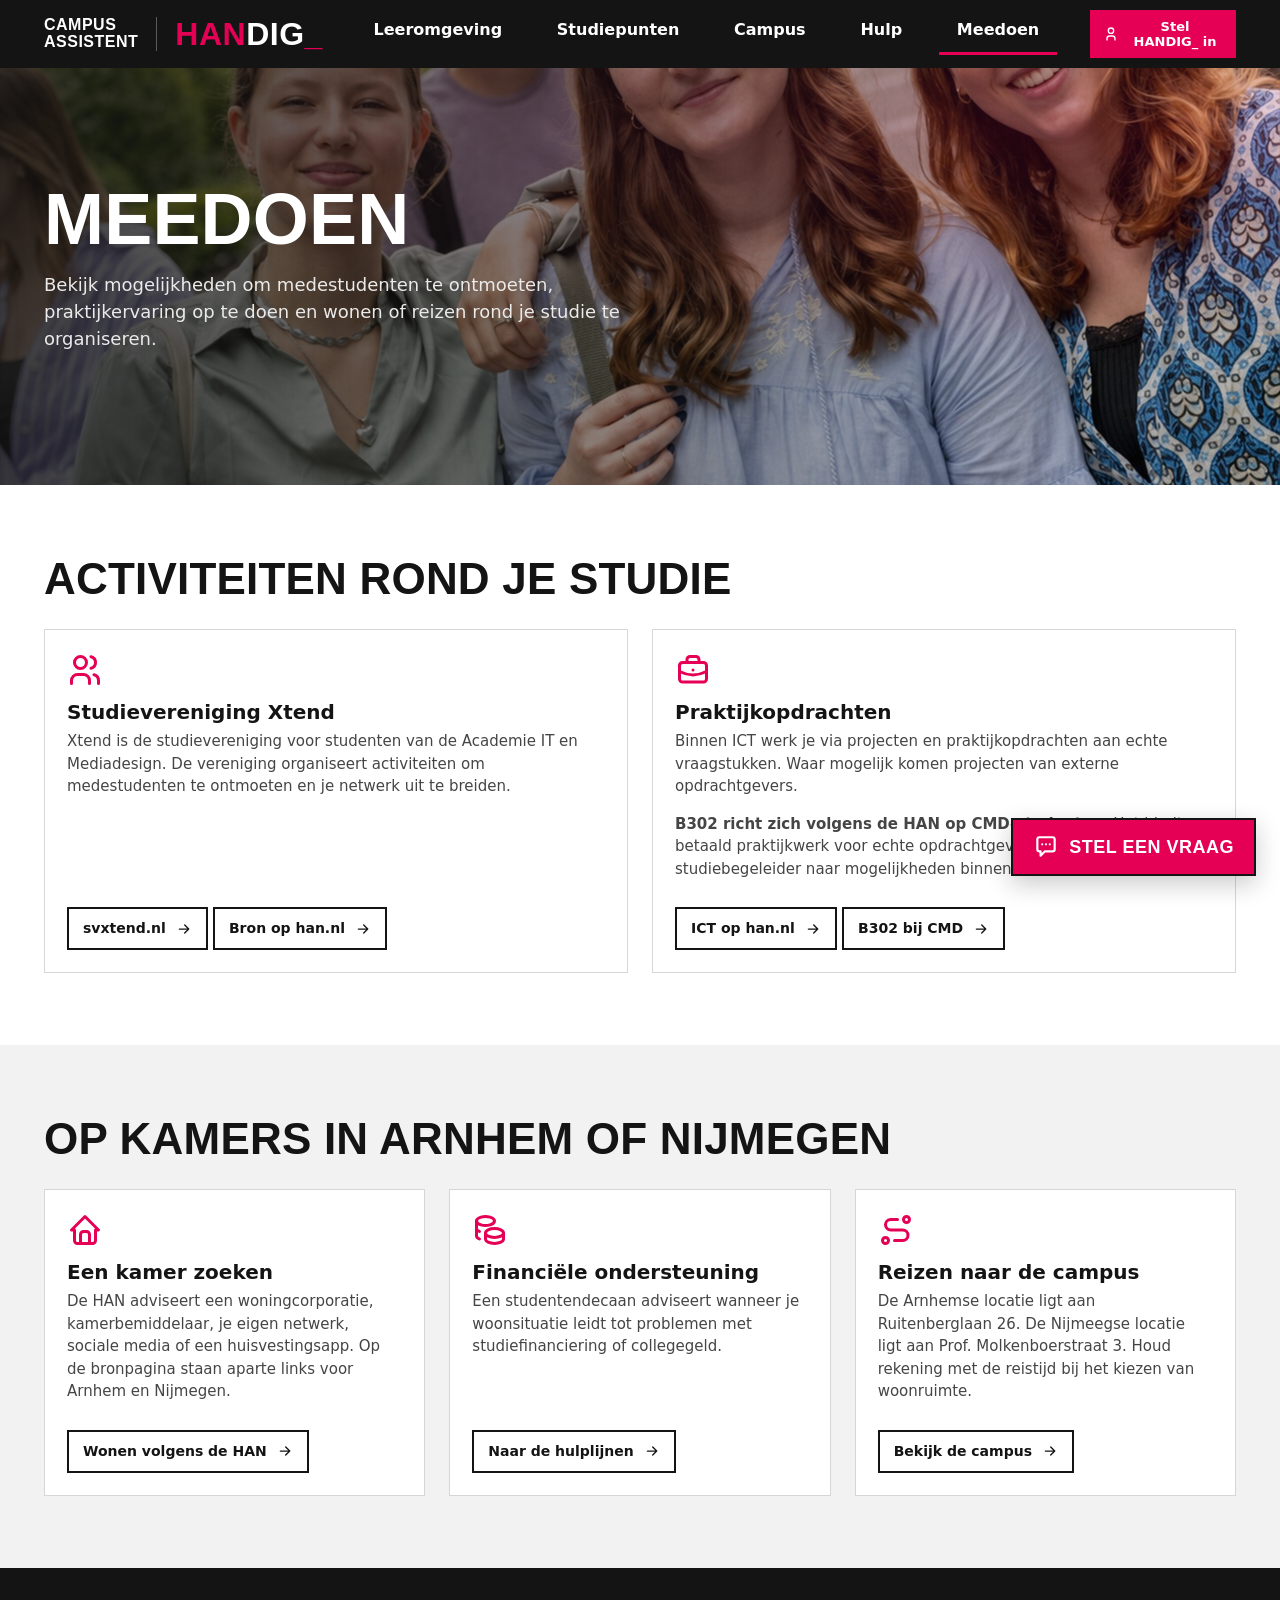
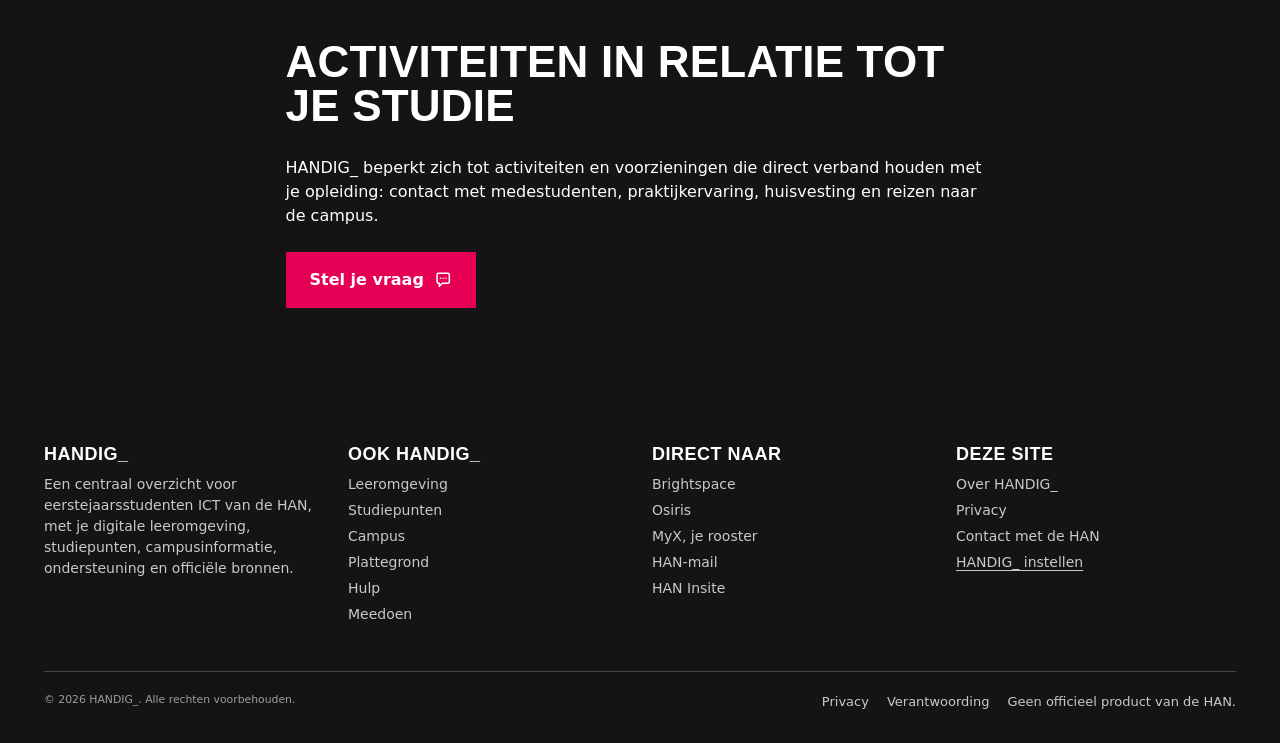
<file: meedoen.html>
<!DOCTYPE html>
<html lang="nl">
<head>
<meta charset="utf-8">
<meta name="viewport" content="width=device-width, initial-scale=1">
<title>HANDIG_ Campus Assistent | Meedoen</title>
<meta name="description" content="Naast je lessen: studievereniging Xtend, praktijkopdrachten en op kamers in Arnhem of Nijmegen.">
<link rel="canonical" href="https://jasonispw.github.io/campus-assistent/meedoen.html">
<meta property="og:type" content="website">
<meta property="og:site_name" content="HANDIG_ Campus Assistent">
<meta property="og:locale" content="nl_NL">
<meta property="og:url" content="https://jasonispw.github.io/campus-assistent/meedoen.html">
<meta property="og:title" content="HANDIG_ Campus Assistent | Meedoen">
<meta property="og:description" content="Naast je lessen: studievereniging Xtend, praktijkopdrachten en op kamers in Arnhem of Nijmegen.">
<meta property="og:image" content="https://jasonispw.github.io/campus-assistent/assets/img/og/meedoen.jpg">
<meta property="og:image:secure_url" content="https://jasonispw.github.io/campus-assistent/assets/img/og/meedoen.jpg">
<meta property="og:image:type" content="image/jpeg">
<meta property="og:image:width" content="1200">
<meta property="og:image:height" content="630">
<meta property="og:image:alt" content="Overzichtskaart Meedoen van HANDIG_">
<meta name="twitter:card" content="summary_large_image">
<meta name="twitter:title" content="HANDIG_ Campus Assistent | Meedoen">
<meta name="twitter:description" content="Naast je lessen: studievereniging Xtend, praktijkopdrachten en op kamers in Arnhem of Nijmegen.">
<meta name="twitter:image" content="https://jasonispw.github.io/campus-assistent/assets/img/og/meedoen.jpg">
<meta name="twitter:image:alt" content="Overzichtskaart Meedoen van HANDIG_">
<meta name="theme-color" content="#141414">
<link rel="icon" type="image/png" href="assets/favicon.png">
<link rel="apple-touch-icon" href="assets/favicon.png">
<link rel="preload" as="image" href="assets/img/han-studenten-r26.jpg?v=20260903b" fetchpriority="high">
<link rel="stylesheet" href="assets/css/base.css?v=20260903b">
<link rel="stylesheet" href="assets/css/layout.css?v=20260903b">
<link rel="stylesheet" href="assets/css/components.css?v=20260903b">
</head>
<body>
<a class="skip-link" href="#main">Naar de inhoud</a>

<header class="topbar">
  <div class="topbar__inner">
    <a class="wordmark" href="index.html?v=20260903b">
      <span class="wordmark__context">Campus<br>assistent</span>
      <span class="wordmark__naam"><span class="mark">HAN</span>DIG<span class="cursor">_</span></span>
    </a>
    <button class="nav-toggle" data-nav-toggle aria-expanded="false" aria-controls="hoofdmenu">
      <svg class="icon icon-menu" aria-hidden="true" focusable="false"><use href="#i-menu"></use></svg>
      <svg class="icon icon-close" aria-hidden="true" focusable="false"><use href="#i-close"></use></svg>
      <span class="visually-hidden">Menu</span>
    </button>
    <nav class="topnav" id="hoofdmenu" data-nav aria-label="Hoofdmenu">
      <ul>
        <li><a href="leeromgeving.html?v=20260903b">Leeromgeving</a></li>
        <li><a href="studiepunten.html?v=20260903b">Studiepunten</a></li>
        <li><a href="campus.html?v=20260903b">Campus</a></li>
        <li><a href="hulp.html?v=20260903b">Hulp</a></li>
        <li><a href="meedoen.html?v=20260903b">Meedoen</a></li>
      </ul>
    </nav>
    <div data-profiel></div>
  </div>
</header>

<main id="main">

  <section class="hero hero--meedoen">
    <div class="container">
      <h1>Meedoen</h1>
      <p class="hero__lead">
        Bekijk mogelijkheden om medestudenten te ontmoeten, praktijkervaring op te doen en wonen of
        reizen rond je studie te organiseren.
      </p>
    </div>
  </section>

  <section class="section">
    <div class="container">
      <div class="section__head">
        <h2>Activiteiten rond je studie</h2>
      </div>

      <div class="grid grid--2">
        <article class="card">
          <svg class="icon icon--lg icon--pink card__icon" aria-hidden="true" focusable="false"><use href="#i-users"></use></svg>

          <h3>Studievereniging Xtend</h3>

          <p>Xtend is de studievereniging voor studenten van de Academie IT en Mediadesign. De vereniging
             organiseert activiteiten om medestudenten te ontmoeten en je netwerk uit te breiden.</p>

          <div class="card__foot">
            <a class="btn btn--outline btn--sm" href="https://svxtend.nl/" target="_blank" rel="noopener">svxtend.nl <svg class="icon" aria-hidden="true" focusable="false"><use href="#i-arrow-right"></use></svg></a>
            <a class="btn btn--outline btn--sm" href="https://www.han.nl/opleidingen/hbo/ict/voltijd/praktische-info/" target="_blank" rel="noopener">Bron op han.nl <svg class="icon" aria-hidden="true" focusable="false"><use href="#i-arrow-right"></use></svg></a>
          </div>
        </article>

        <article class="card">
          <svg class="icon icon--lg icon--pink card__icon" aria-hidden="true" focusable="false"><use href="#i-briefcase"></use></svg>

          <h3>Praktijkopdrachten</h3>

          <p>Binnen ICT werk je via projecten en praktijkopdrachten aan echte vraagstukken. Waar mogelijk
             komen projecten van externe opdrachtgevers.</p>
          <p><strong>B302 richt zich volgens de HAN op CMD-studenten.</strong> Het biedt betaald praktijkwerk
             voor echte opdrachtgevers. Informeer bij je studiebegeleider naar mogelijkheden binnen ICT.</p>

          <div class="card__foot">
            <a class="btn btn--outline btn--sm" href="https://www.han.nl/opleidingen/hbo/ict/voltijd/" target="_blank" rel="noopener">ICT op han.nl <svg class="icon" aria-hidden="true" focusable="false"><use href="#i-arrow-right"></use></svg></a>
            <a class="btn btn--outline btn--sm" href="https://www.han.nl/opleidingen/hbo/communication-multimedia-design/voltijd/praktische-info/" target="_blank" rel="noopener">B302 bij CMD <svg class="icon" aria-hidden="true" focusable="false"><use href="#i-arrow-right"></use></svg></a>
          </div>
        </article>
      </div>
    </div>
  </section>

  <section class="section section--soft">
    <div class="container">
      <div class="section__head">
        <h2>Op kamers in Arnhem of Nijmegen</h2>
      </div>

      <div class="grid grid--3">
        <article class="card">
          <svg class="icon icon--lg icon--pink card__icon" aria-hidden="true" focusable="false"><use href="#i-home"></use></svg>

          <h3>Een kamer zoeken</h3>

          <p>De HAN adviseert een woningcorporatie, kamerbemiddelaar, je eigen netwerk, sociale media of
             een huisvestingsapp. Op de bronpagina staan aparte links voor Arnhem en Nijmegen.</p>

          <div class="card__foot">
            <a class="btn btn--outline btn--sm" href="https://www.han.nl/opleidingen/hbo/ict/voltijd/praktische-info/" target="_blank" rel="noopener">Wonen volgens de HAN <svg class="icon" aria-hidden="true" focusable="false"><use href="#i-arrow-right"></use></svg></a>
          </div>
        </article>

        <article class="card">
          <svg class="icon icon--lg icon--pink card__icon" aria-hidden="true" focusable="false"><use href="#i-coins"></use></svg>

          <h3>Financiële ondersteuning</h3>

          <p>Een studentendecaan adviseert wanneer je woonsituatie leidt tot problemen met
             studiefinanciering of collegegeld.</p>

          <div class="card__foot">
            <a class="btn btn--outline btn--sm" href="hulp.html?v=20260903b">Naar de hulplijnen <svg class="icon" aria-hidden="true" focusable="false"><use href="#i-arrow-right"></use></svg></a>
          </div>
        </article>

        <article class="card">
          <svg class="icon icon--lg icon--pink card__icon" aria-hidden="true" focusable="false"><use href="#i-route"></use></svg>

          <h3>Reizen naar de campus</h3>

          <p>De Arnhemse locatie ligt aan Ruitenberglaan 26. De Nijmeegse locatie ligt aan Prof.
             Molkenboerstraat 3. Houd rekening met de reistijd bij het kiezen van woonruimte.</p>

          <div class="card__foot">
            <a class="btn btn--outline btn--sm" href="campus.html?v=20260903b">Bekijk de campus <svg class="icon" aria-hidden="true" focusable="false"><use href="#i-arrow-right"></use></svg></a>
          </div>
        </article>
      </div>
    </div>
  </section>

  <section class="section section--dark">
    <div class="container container--narrow">
      <div class="section__head">
        <h2>Activiteiten in relatie tot je studie</h2>
      </div>
      <p>
        HANDIG_ beperkt zich tot activiteiten en voorzieningen die direct verband houden met je opleiding:
        contact met medestudenten, praktijkervaring, huisvesting en reizen naar de campus.
      </p>
      <p class="u-mt24">
        <a class="btn btn--primary" href="index.html?v=20260903b" data-assist-open>Stel je vraag <svg class="icon" aria-hidden="true" focusable="false"><use href="#i-message"></use></svg></a>
      </p>
    </div>
  </section>

</main>

<footer class="footer">
  <div class="container">
    <div class="footer__grid">
      <div>
        <h3>HANDIG_</h3>
        <p class="u-small">
          Een centraal overzicht voor eerstejaarsstudenten ICT van de HAN, met je digitale leeromgeving,
          studiepunten, campusinformatie, ondersteuning en officiële bronnen.
        </p>
      </div>
      <div>
        <h3>Ook HANDIG_</h3>
        <ul class="u-small">
          <li><a href="leeromgeving.html?v=20260903b">Leeromgeving</a></li>
          <li><a href="studiepunten.html?v=20260903b">Studiepunten</a></li>
          <li><a href="campus.html?v=20260903b">Campus</a></li>
          <li><a href="plattegrond.html?v=20260903b">Plattegrond</a></li>
          <li><a href="hulp.html?v=20260903b">Hulp</a></li>
          <li><a href="meedoen.html?v=20260903b">Meedoen</a></li>
        </ul>
      </div>
      <div>
        <h3>Direct naar</h3>
        <ul class="u-small">
          <li><a href="https://leren.han.nl" target="_blank" rel="noopener">Brightspace</a></li>
          <li><a href="https://han.osiris-student.nl/#/login" target="_blank" rel="noopener">Osiris</a></li>
          <li><a href="https://myx-han.xedule.nl/" target="_blank" rel="noopener">MyX, je rooster</a></li>
          <li><a href="https://office365.han.nl" target="_blank" rel="noopener">HAN-mail</a></li>
          <li><a href="https://www1.han.nl/insite/" target="_blank" rel="noopener">HAN Insite</a></li>
        </ul>
      </div>
      <div>
        <h3>Deze site</h3>
        <ul class="u-small">
          <li><a href="over.html?v=20260903b">Over HANDIG_</a></li>
          <li><a href="privacy.html?v=20260903b">Privacy</a></li>
          <li><a href="https://www.han.nl/contact/" target="_blank" rel="noopener">Contact met de HAN</a></li>
          <li><button type="button" class="footer__knop" data-onboarding-open>HANDIG_ instellen</button></li>
        </ul>
      </div>
    </div>
    <div class="footer__bottom">
      <small>&copy; 2026 HANDIG_. Alle rechten voorbehouden.</small>
      <span class="footer__legal">
        <a href="privacy.html?v=20260903b">Privacy</a>
        <a href="over.html?v=20260903b">Verantwoording</a>
        <span>Geen officieel product van de HAN.</span>
      </span>
    </div>
  </div>
</footer>

<svg class="sprite" aria-hidden="true" focusable="false"><defs>
<symbol id="i-alert" viewBox="0 0 24 24"><path fill="none" stroke="currentColor" stroke-linecap="round" stroke-linejoin="round" stroke-width="2" d="M12 9v4m-1.637-9.409L2.257 17.125a1.914 1.914 0 0 0 1.636 2.871h16.214a1.914 1.914 0 0 0 1.636-2.87L13.637 3.59a1.914 1.914 0 0 0-3.274 0M12 16h.01"/></symbol>
<symbol id="i-armchair" viewBox="0 0 24 24"><g fill="none" stroke="currentColor" stroke-linecap="round" stroke-linejoin="round" stroke-width="2"><path d="M5 11a2 2 0 0 1 2 2v2h10v-2a2 2 0 1 1 4 0v4a2 2 0 0 1-2 2H5a2 2 0 0 1-2-2v-4a2 2 0 0 1 2-2"/><path d="M5 11V6a3 3 0 0 1 3-3h8a3 3 0 0 1 3 3v5M6 19v2m12-2v2"/></g></symbol>
<symbol id="i-arrow-right" viewBox="0 0 24 24"><path fill="none" stroke="currentColor" stroke-linecap="round" stroke-linejoin="round" stroke-width="2" d="M5 12h14m-6 6l6-6m-6-6l6 6"/></symbol>
<symbol id="i-arrow-up" viewBox="0 0 24 24"><path fill="none" stroke="currentColor" stroke-linecap="round" stroke-linejoin="round" stroke-width="2" d="M12 5v14m6-8l-6-6m-6 6l6-6"/></symbol>
<symbol id="i-award" viewBox="0 0 24 24"><g fill="none" stroke="currentColor" stroke-linecap="round" stroke-linejoin="round" stroke-width="2"><path d="M6 9a6 6 0 1 0 12 0A6 6 0 1 0 6 9"/><path d="m12 15l3.4 5.89l1.598-3.233l3.598.232l-3.4-5.889M6.802 12l-3.4 5.89L7 17.657l1.598 3.232l3.4-5.889"/></g></symbol>
<symbol id="i-book" viewBox="0 0 24 24"><path fill="none" stroke="currentColor" stroke-linecap="round" stroke-linejoin="round" stroke-width="2" d="M3 19a9 9 0 0 1 9 0a9 9 0 0 1 9 0M3 6a9 9 0 0 1 9 0a9 9 0 0 1 9 0M3 6v13m9-13v13m9-13v13"/></symbol>
<symbol id="i-briefcase" viewBox="0 0 24 24"><g fill="none" stroke="currentColor" stroke-linecap="round" stroke-linejoin="round" stroke-width="2"><path d="M3 9a2 2 0 0 1 2-2h14a2 2 0 0 1 2 2v9a2 2 0 0 1-2 2H5a2 2 0 0 1-2-2zm5-2V5a2 2 0 0 1 2-2h4a2 2 0 0 1 2 2v2m-4 5v.01"/><path d="M3 13a20 20 0 0 0 18 0"/></g></symbol>
<symbol id="i-building" viewBox="0 0 24 24"><path fill="none" stroke="currentColor" stroke-linecap="round" stroke-linejoin="round" stroke-width="2" d="M3 21h18M9 8h1m-1 4h1m-1 4h1m4-8h1m-1 4h1m-1 4h1M5 21V5a2 2 0 0 1 2-2h10a2 2 0 0 1 2 2v16"/></symbol>
<symbol id="i-calculator" viewBox="0 0 24 24"><g fill="none" stroke="currentColor" stroke-linecap="round" stroke-linejoin="round" stroke-width="2"><path d="M4 5a2 2 0 0 1 2-2h12a2 2 0 0 1 2 2v14a2 2 0 0 1-2 2H6a2 2 0 0 1-2-2z"/><path d="M8 8a1 1 0 0 1 1-1h6a1 1 0 0 1 1 1v1a1 1 0 0 1-1 1H9a1 1 0 0 1-1-1zm0 6v.01m4-.01v.01m4-.01v.01M8 17v.01m4-.01v.01m4-.01v.01"/></g></symbol>
<symbol id="i-calendar" viewBox="0 0 24 24"><g fill="none" stroke="currentColor" stroke-linecap="round" stroke-linejoin="round" stroke-width="2"><path d="M4 7a2 2 0 0 1 2-2h12a2 2 0 0 1 2 2v12a2 2 0 0 1-2 2H6a2 2 0 0 1-2-2zm12-4v4M8 3v4m-4 4h16"/><path d="M8 15h2v2H8z"/></g></symbol>
<symbol id="i-certificate" viewBox="0 0 24 24"><g fill="none" stroke="currentColor" stroke-linecap="round" stroke-linejoin="round" stroke-width="2"><path d="M12 15a3 3 0 1 0 6 0a3 3 0 1 0-6 0"/><path d="M13 17.5V22l2-1.5l2 1.5v-4.5"/><path d="M10 19H5a2 2 0 0 1-2-2V7c0-1.1.9-2 2-2h14a2 2 0 0 1 2 2v10a2 2 0 0 1-1 1.73M6 9h12M6 12h3m-3 3h2"/></g></symbol>
<symbol id="i-check" viewBox="0 0 24 24"><path fill="none" stroke="currentColor" stroke-linecap="round" stroke-linejoin="round" stroke-width="2" d="m5 12l5 5L20 7"/></symbol>
<symbol id="i-checklist" viewBox="0 0 24 24"><path fill="none" stroke="currentColor" stroke-linecap="round" stroke-linejoin="round" stroke-width="2" d="M3.5 5.5L5 7l2.5-2.5m-4 7L5 13l2.5-2.5m-4 7L5 19l2.5-2.5M11 6h9m-9 6h9m-9 6h9"/></symbol>
<symbol id="i-clock" viewBox="0 0 24 24"><path fill="none" stroke="currentColor" stroke-linecap="round" stroke-linejoin="round" stroke-width="2" d="M3 12a9 9 0 1 0 18 0a9 9 0 1 0-18 0m9 0l3 2m-3-7v5"/></symbol>
<symbol id="i-close" viewBox="0 0 24 24"><path fill="none" stroke="currentColor" stroke-linecap="round" stroke-linejoin="round" stroke-width="2" d="M18 6L6 18M6 6l12 12"/></symbol>
<symbol id="i-coins" viewBox="0 0 24 24"><g fill="none" stroke="currentColor" stroke-linecap="round" stroke-linejoin="round" stroke-width="2"><path d="M9 14c0 1.657 2.686 3 6 3s6-1.343 6-3s-2.686-3-6-3s-6 1.343-6 3"/><path d="M9 14v4c0 1.656 2.686 3 6 3s6-1.344 6-3v-4M3 6c0 1.072 1.144 2.062 3 2.598s4.144.536 6 0S15 7.072 15 6s-1.144-2.062-3-2.598s-4.144-.536-6 0S3 4.928 3 6"/><path d="M3 6v10c0 .888.772 1.45 2 2"/><path d="M3 11c0 .888.772 1.45 2 2"/></g></symbol>
<symbol id="i-confetti" viewBox="0 0 24 24"><path fill="none" stroke="currentColor" stroke-linecap="round" stroke-linejoin="round" stroke-width="2" d="M4 5h2M5 4v2m6.5-2L11 6m7-1h2m-1-1v2m-4 3l-1 1m4 3l2-.5M18 19h2m-1-1v2m-5-3.482L7.482 10l-4.39 9.58a1 1 0 0 0 1.329 1.329z"/></symbol>
<symbol id="i-dashboard" viewBox="0 0 24 24"><path fill="none" stroke="currentColor" stroke-linecap="round" stroke-linejoin="round" stroke-width="2" d="M5 4h4a1 1 0 0 1 1 1v6a1 1 0 0 1-1 1H5a1 1 0 0 1-1-1V5a1 1 0 0 1 1-1m0 12h4a1 1 0 0 1 1 1v2a1 1 0 0 1-1 1H5a1 1 0 0 1-1-1v-2a1 1 0 0 1 1-1m10-4h4a1 1 0 0 1 1 1v6a1 1 0 0 1-1 1h-4a1 1 0 0 1-1-1v-6a1 1 0 0 1 1-1m0-8h4a1 1 0 0 1 1 1v2a1 1 0 0 1-1 1h-4a1 1 0 0 1-1-1V5a1 1 0 0 1 1-1"/></symbol>
<symbol id="i-door-enter" viewBox="0 0 24 24"><path fill="none" stroke="currentColor" stroke-linecap="round" stroke-linejoin="round" stroke-width="2" d="M13 12v.01M3 21h18M5 21V5a2 2 0 0 1 2-2h6m4 10.5V21m4-14h-7m3-3l-3 3l3 3"/></symbol>
<symbol id="i-elevator" viewBox="0 0 24 24"><g fill="none" stroke="currentColor" stroke-linecap="round" stroke-linejoin="round" stroke-width="2"><path d="M5 5a1 1 0 0 1 1-1h12a1 1 0 0 1 1 1v14a1 1 0 0 1-1 1H6a1 1 0 0 1-1-1z"/><path d="m10 10l2-2l2 2m-4 4l2 2l2-2"/></g></symbol>
<symbol id="i-error404" viewBox="0 0 24 24"><path fill="none" stroke="currentColor" stroke-linecap="round" stroke-linejoin="round" stroke-width="2" d="M3 8v3a1 1 0 0 0 1 1h3m0-4v8m10-8v3a1 1 0 0 0 1 1h3m0-4v8m-11-6v4a2 2 0 1 0 4 0v-4a2 2 0 1 0-4 0"/></symbol>
<symbol id="i-heart" viewBox="0 0 24 24"><g fill="none" stroke="currentColor" stroke-linecap="round" stroke-linejoin="round" stroke-width="2"><path d="M19.5 12.572L12 20l-7.5-7.428A5 5 0 1 1 12 6.006a5 5 0 1 1 7.5 6.572"/><path d="M12 6L8.707 9.293a1 1 0 0 0 0 1.414l.543.543c.69.69 1.81.69 2.5 0l1-1a3.18 3.18 0 0 1 4.5 0l2.25 2.25m-7 3l2 2M15 13l2 2"/></g></symbol>
<symbol id="i-home" viewBox="0 0 24 24"><g fill="none" stroke="currentColor" stroke-linecap="round" stroke-linejoin="round" stroke-width="2"><path d="M5 12H3l9-9l9 9h-2M5 12v7a2 2 0 0 0 2 2h10a2 2 0 0 0 2-2v-7"/><path d="M9 21v-6a2 2 0 0 1 2-2h2a2 2 0 0 1 2 2v6"/></g></symbol>
<symbol id="i-info" viewBox="0 0 24 24"><g fill="none" stroke="currentColor" stroke-linecap="round" stroke-linejoin="round" stroke-width="2"><path d="M3 12a9 9 0 1 0 18 0a9 9 0 0 0-18 0m9-3h.01"/><path d="M11 12h1v4h1"/></g></symbol>
<symbol id="i-key" viewBox="0 0 24 24"><path fill="none" stroke="currentColor" stroke-linecap="round" stroke-linejoin="round" stroke-width="2" d="m16.555 3.843l3.602 3.602a2.877 2.877 0 0 1 0 4.069l-2.643 2.643a2.877 2.877 0 0 1-4.069 0l-.301-.301l-6.558 6.558a2 2 0 0 1-1.239.578L5.172 21H4a1 1 0 0 1-.993-.883L3 20v-1.172a2 2 0 0 1 .467-1.284l.119-.13L4 17h2v-2h2v-2l2.144-2.144l-.301-.301a2.877 2.877 0 0 1 0-4.069l2.643-2.643a2.877 2.877 0 0 1 4.069 0M15 9h.01"/></symbol>
<symbol id="i-laptop" viewBox="0 0 24 24"><path fill="none" stroke="currentColor" stroke-linecap="round" stroke-linejoin="round" stroke-width="2" d="M3 19h18M5 7a1 1 0 0 1 1-1h12a1 1 0 0 1 1 1v8a1 1 0 0 1-1 1H6a1 1 0 0 1-1-1z"/></symbol>
<symbol id="i-lifebuoy" viewBox="0 0 24 24"><g fill="none" stroke="currentColor" stroke-linecap="round" stroke-linejoin="round" stroke-width="2"><path d="M8 12a4 4 0 1 0 8 0a4 4 0 1 0-8 0"/><path d="M3 12a9 9 0 1 0 18 0a9 9 0 1 0-18 0m12 3l3.35 3.35M9 15l-3.35 3.35m0-12.7L9 9m9.35-3.35L15 9"/></g></symbol>
<symbol id="i-mail" viewBox="0 0 24 24"><g fill="none" stroke="currentColor" stroke-linecap="round" stroke-linejoin="round" stroke-width="2"><path d="M3 7a2 2 0 0 1 2-2h14a2 2 0 0 1 2 2v10a2 2 0 0 1-2 2H5a2 2 0 0 1-2-2z"/><path d="m3 7l9 6l9-6"/></g></symbol>
<symbol id="i-map-2" viewBox="0 0 24 24"><path fill="none" stroke="currentColor" stroke-linecap="round" stroke-linejoin="round" stroke-width="2" d="M12 18.5L9 17l-6 3V7l6-3l6 3l6-3v7.5M9 4v13m6-10v5.5m6.121 7.621a3 3 0 1 0-4.242 0Q17.506 20.749 19 22q1.577-1.335 2.121-1.879M19 18v.01"/></symbol>
<symbol id="i-map-pin" viewBox="0 0 24 24"><g fill="none" stroke="currentColor" stroke-linecap="round" stroke-linejoin="round" stroke-width="2"><path d="M9 11a3 3 0 1 0 6 0a3 3 0 0 0-6 0"/><path d="M17.657 16.657L13.414 20.9a2 2 0 0 1-2.827 0l-4.244-4.243a8 8 0 1 1 11.314 0"/></g></symbol>
<symbol id="i-menu" viewBox="0 0 24 24"><path fill="none" stroke="currentColor" stroke-linecap="round" stroke-linejoin="round" stroke-width="2" d="M4 6h16M4 12h16M4 18h16"/></symbol>
<symbol id="i-message" viewBox="0 0 24 24"><path fill="none" stroke="currentColor" stroke-linecap="round" stroke-linejoin="round" stroke-width="2" d="M4 5a2 2 0 0 1 2-2h12a2 2 0 0 1 2 2v9a2 2 0 0 1-2 2h-7l-4 4v-4H6a2 2 0 0 1-2-2zm4.5 4.5h.01m3.49 0h.01m3.49 0h.01"/></symbol>
<symbol id="i-parking" viewBox="0 0 24 24"><g fill="none" stroke="currentColor" stroke-linecap="round" stroke-linejoin="round" stroke-width="2"><path d="M3 5a2 2 0 0 1 2-2h14a2 2 0 0 1 2 2v14a2 2 0 0 1-2 2H5a2 2 0 0 1-2-2z"/><path d="M10 16V8h2.667C13.403 8 14 8.895 14 10s-.597 2-1.333 2H10"/></g></symbol>
<symbol id="i-phone" viewBox="0 0 24 24"><path fill="none" stroke="currentColor" stroke-linecap="round" stroke-linejoin="round" stroke-width="2" d="M5 4h4l2 5l-2.5 1.5a11 11 0 0 0 5 5L15 13l5 2v4a2 2 0 0 1-2 2A16 16 0 0 1 3 6a2 2 0 0 1 2-2"/></symbol>
<symbol id="i-route" viewBox="0 0 24 24"><path fill="none" stroke="currentColor" stroke-linecap="round" stroke-linejoin="round" stroke-width="2" d="M3 19a2 2 0 1 0 4 0a2 2 0 0 0-4 0M19 7a2 2 0 1 0 0-4a2 2 0 0 0 0 4m-8 12h5.5a3.5 3.5 0 0 0 0-7h-8a3.5 3.5 0 0 1 0-7H13"/></symbol>
<symbol id="i-school" viewBox="0 0 24 24"><g fill="none" stroke="currentColor" stroke-linecap="round" stroke-linejoin="round" stroke-width="2"><path d="M22 9L12 5L2 9l10 4zv6"/><path d="M6 10.6V16a6 3 0 0 0 12 0v-5.4"/></g></symbol>
<symbol id="i-search" viewBox="0 0 24 24"><path fill="none" stroke="currentColor" stroke-linecap="round" stroke-linejoin="round" stroke-width="2" d="M3 10a7 7 0 1 0 14 0a7 7 0 1 0-14 0m18 11l-6-6"/></symbol>
<symbol id="i-settings" viewBox="0 0 24 24"><path fill="none" stroke="currentColor" stroke-linecap="round" stroke-linejoin="round" stroke-width="2" d="M12 6a2 2 0 1 0 4 0a2 2 0 1 0-4 0M4 6h8m4 0h4M6 12a2 2 0 1 0 4 0a2 2 0 1 0-4 0m-2 0h2m4 0h10m-5 6a2 2 0 1 0 4 0a2 2 0 1 0-4 0M4 18h11m4 0h1"/></symbol>
<symbol id="i-spinner" viewBox="0 0 24 24"><path fill="currentColor" d="M12,1A11,11,0,1,0,23,12,11,11,0,0,0,12,1Zm0,19a8,8,0,1,1,8-8A8,8,0,0,1,12,20Z" opacity=".25"/><path fill="currentColor" d="M12,4a8,8,0,0,1,7.89,6.7A1.53,1.53,0,0,0,21.38,12h0a1.5,1.5,0,0,0,1.48-1.75,11,11,0,0,0-21.72,0A1.5,1.5,0,0,0,2.62,12h0a1.53,1.53,0,0,0,1.49-1.3A8,8,0,0,1,12,4Z"><animateTransform attributeName="transform" dur="0.75s" repeatCount="indefinite" type="rotate" values="0 12 12;360 12 12"/></path></symbol>
<symbol id="i-target" viewBox="0 0 24 24"><g fill="none" stroke="currentColor" stroke-linecap="round" stroke-linejoin="round" stroke-width="2"><path d="M11 12a1 1 0 1 0 2 0a1 1 0 1 0-2 0"/><path d="M12 7a5 5 0 1 0 5 5"/><path d="M13 3.055A9 9 0 1 0 20.941 11"/><path d="M15 6v3h3l3-3h-3V3zm0 3l-3 3"/></g></symbol>
<symbol id="i-user" viewBox="0 0 24 24"><path fill="none" stroke="currentColor" stroke-linecap="round" stroke-linejoin="round" stroke-width="2" d="M8 7a4 4 0 1 0 8 0a4 4 0 0 0-8 0M6 21v-2a4 4 0 0 1 4-4h4a4 4 0 0 1 4 4v2"/></symbol>
<symbol id="i-users" viewBox="0 0 24 24"><path fill="none" stroke="currentColor" stroke-linecap="round" stroke-linejoin="round" stroke-width="2" d="M5 7a4 4 0 1 0 8 0a4 4 0 1 0-8 0M3 21v-2a4 4 0 0 1 4-4h4a4 4 0 0 1 4 4v2m1-17.87a4 4 0 0 1 0 7.75M21 21v-2a4 4 0 0 0-3-3.85"/></symbol>
<symbol id="i-users-group" viewBox="0 0 24 24"><path fill="none" stroke="currentColor" stroke-linecap="round" stroke-linejoin="round" stroke-width="2" d="M10 13a2 2 0 1 0 4 0a2 2 0 0 0-4 0m-2 8v-1a2 2 0 0 1 2-2h4a2 2 0 0 1 2 2v1M15 5a2 2 0 1 0 4 0a2 2 0 0 0-4 0m2 5h2a2 2 0 0 1 2 2v1M5 5a2 2 0 1 0 4 0a2 2 0 0 0-4 0m-2 8v-1a2 2 0 0 1 2-2h2"/></symbol>
<symbol id="i-wheelchair" viewBox="0 0 24 24"><g fill="none" stroke="currentColor" stroke-linecap="round" stroke-linejoin="round" stroke-width="2"><path d="M3 16a5 5 0 1 0 10 0a5 5 0 1 0-10 0m14 3a2 2 0 1 0 4 0a2 2 0 1 0-4 0"/><path d="M19 17a3 3 0 0 0-3-3h-3.4M3 3h1a2 2 0 0 1 2 2v6m0-3h11m-2 0v6"/></g></symbol>
<symbol id="i-wifi" viewBox="0 0 24 24"><g fill="none" stroke="currentColor" stroke-linecap="round" stroke-linejoin="round" stroke-width="2"><path d="M12 18h.01m-2.838-2.828a4 4 0 0 1 5.656 0m-8.485-2.829a8 8 0 0 1 11.314 0"/><path d="M3.515 9.515c4.686-4.687 12.284-4.687 17 0"/></g></symbol>
</defs></svg>

<script src="assets/js/kb.js?v=20260903b"></script>
<script src="assets/js/assistent.js?v=20260903b"></script>
<script src="assets/js/app.js?v=20260903b"></script>
<script src="assets/js/onboarding.js?v=20260903b"></script>
</body>
</html>
</file>
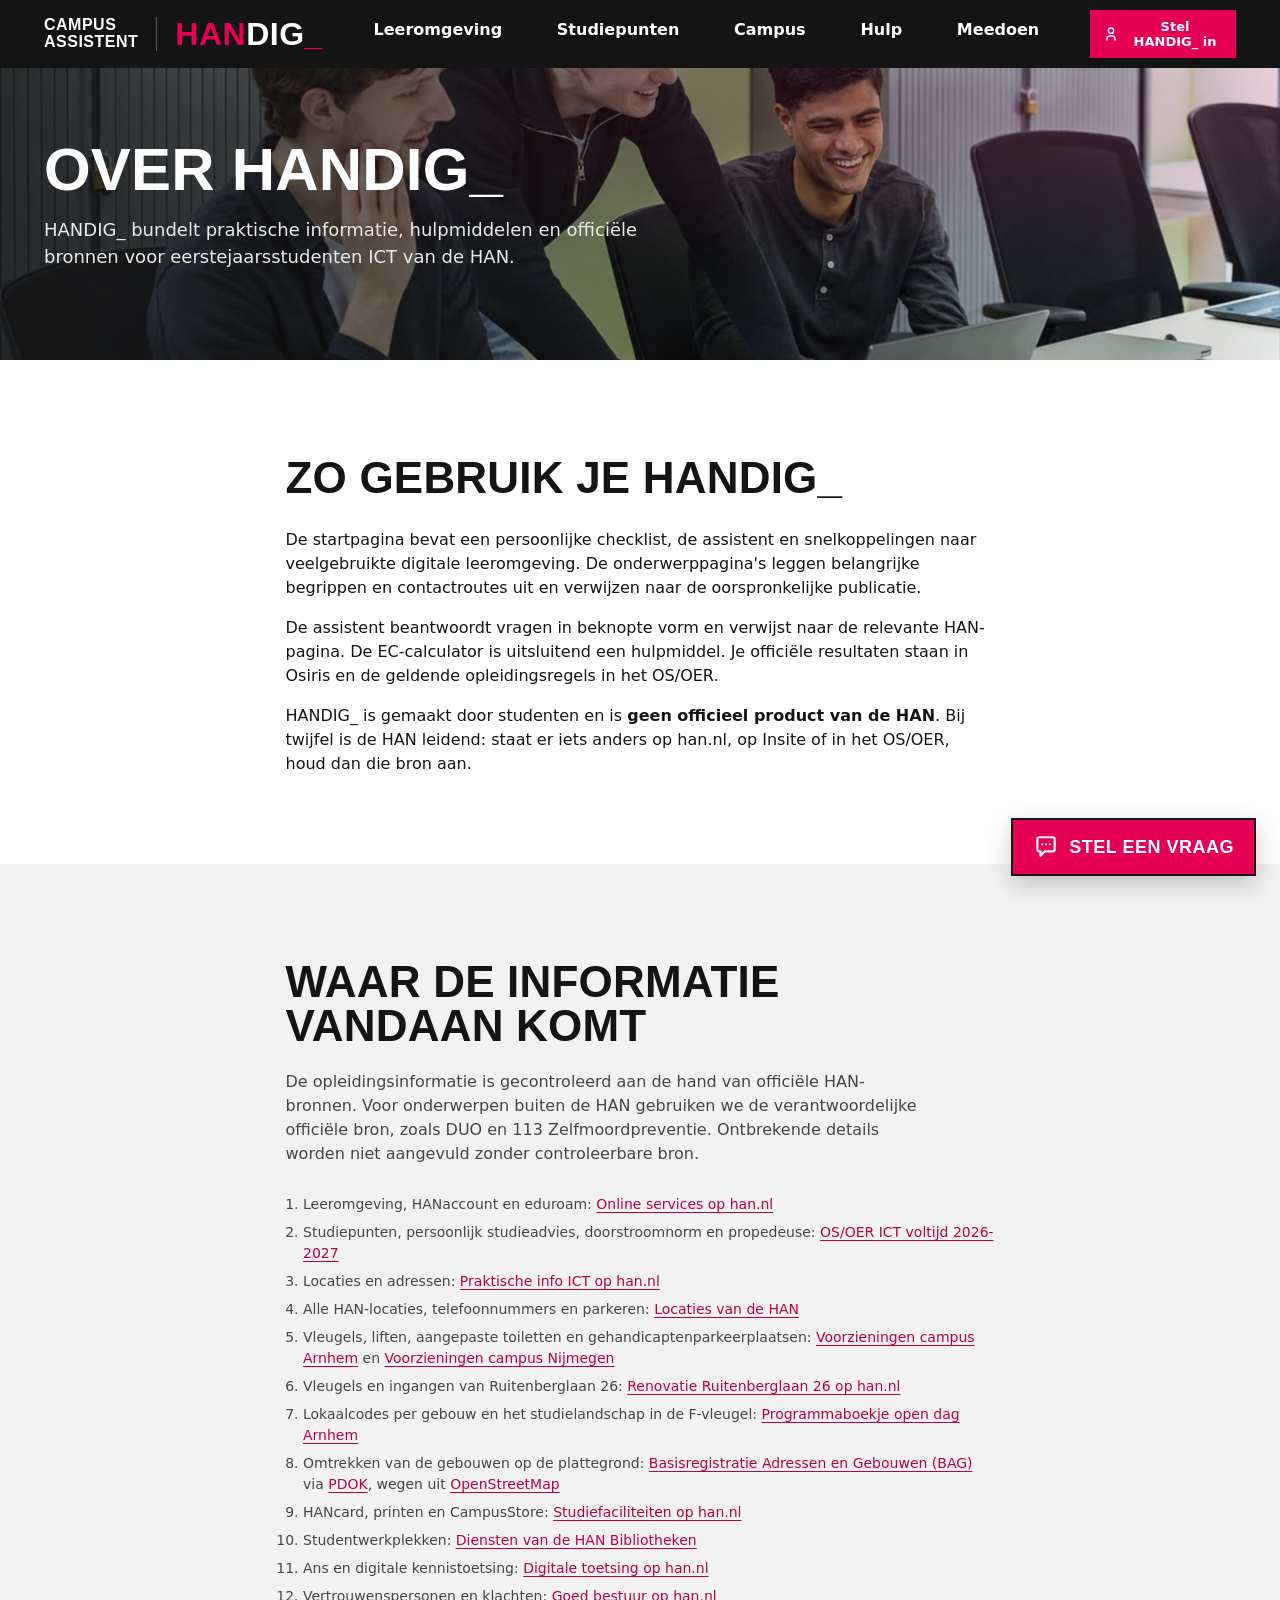
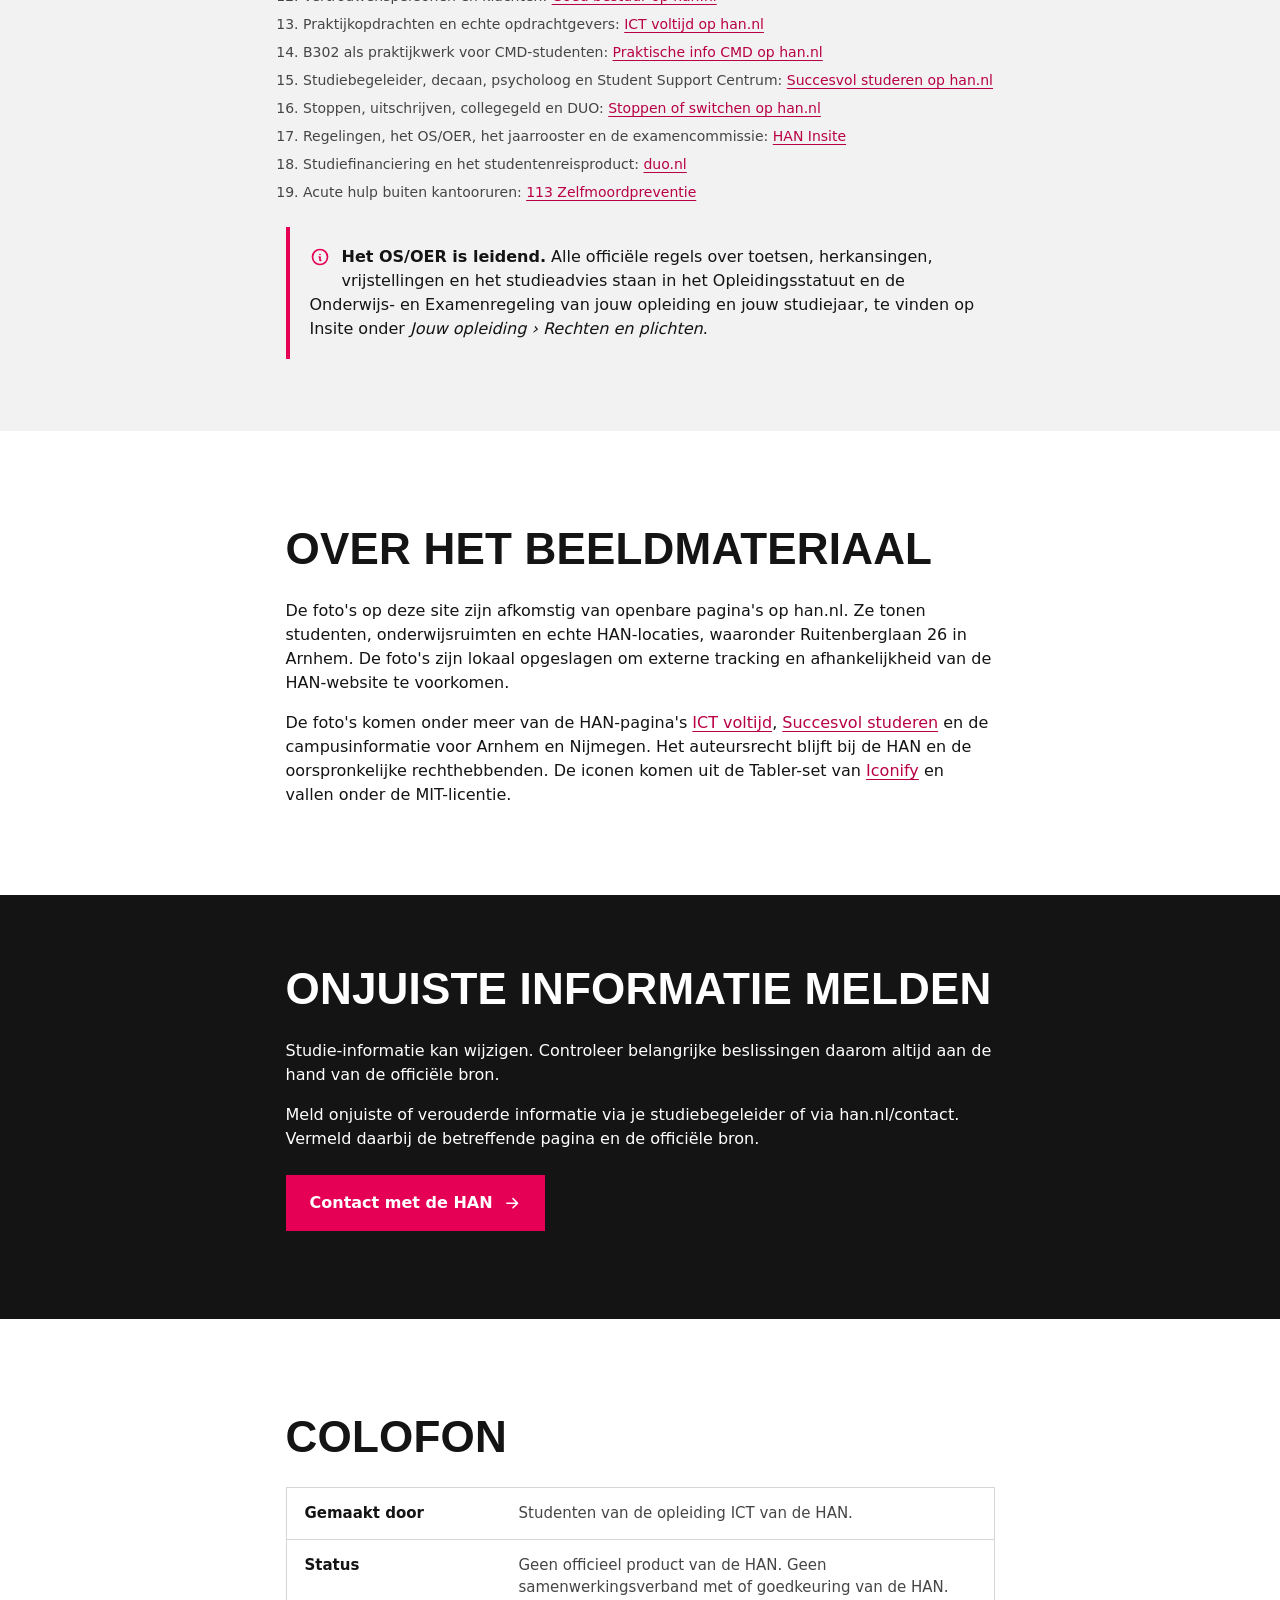
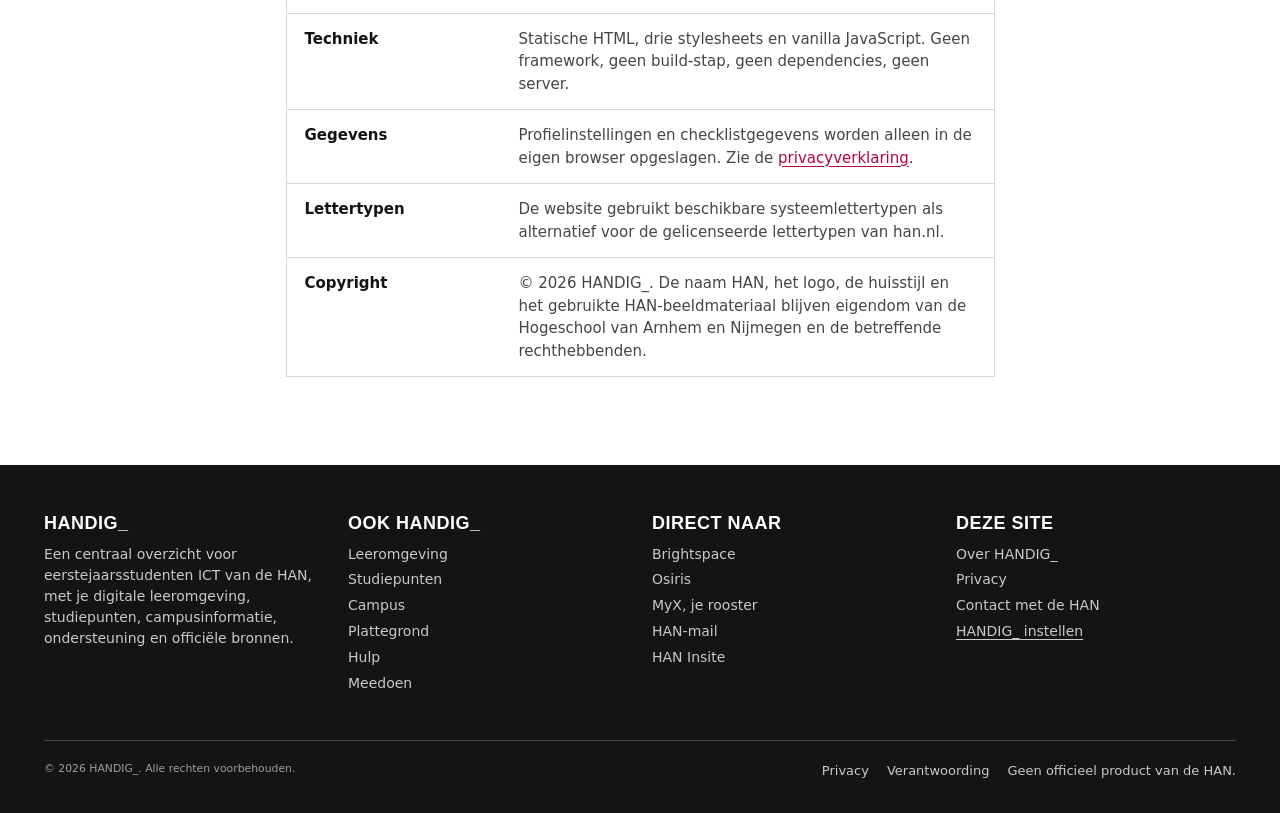
<file: over.html>
<!DOCTYPE html>
<html lang="nl">
<head>
<meta charset="utf-8">
<meta name="viewport" content="width=device-width, initial-scale=1">
<title>HANDIG_ Campus Assistent | Over HANDIG_</title>
<meta name="description" content="Wie HANDIG_ maakt, waar de informatie vandaan komt en hoe de site gebouwd is.">
<link rel="canonical" href="https://jasonispw.github.io/campus-assistent/over.html">
<meta property="og:type" content="website">
<meta property="og:site_name" content="HANDIG_ Campus Assistent">
<meta property="og:locale" content="nl_NL">
<meta property="og:url" content="https://jasonispw.github.io/campus-assistent/over.html">
<meta property="og:title" content="HANDIG_ Campus Assistent | Over HANDIG_">
<meta property="og:description" content="Wie HANDIG_ maakt, waar de informatie vandaan komt en hoe de site gebouwd is.">
<meta property="og:image" content="https://jasonispw.github.io/campus-assistent/assets/img/og/over.jpg">
<meta property="og:image:secure_url" content="https://jasonispw.github.io/campus-assistent/assets/img/og/over.jpg">
<meta property="og:image:type" content="image/jpeg">
<meta property="og:image:width" content="1200">
<meta property="og:image:height" content="630">
<meta property="og:image:alt" content="Overzichtskaart Over HANDIG_">
<meta name="twitter:card" content="summary_large_image">
<meta name="twitter:title" content="HANDIG_ Campus Assistent | Over HANDIG_">
<meta name="twitter:description" content="Wie HANDIG_ maakt, waar de informatie vandaan komt en hoe de site gebouwd is.">
<meta name="twitter:image" content="https://jasonispw.github.io/campus-assistent/assets/img/og/over.jpg">
<meta name="twitter:image:alt" content="Overzichtskaart Over HANDIG_">
<meta name="theme-color" content="#141414">
<link rel="icon" type="image/png" href="assets/favicon.png">
<link rel="apple-touch-icon" href="assets/favicon.png">
<link rel="preload" as="image" href="assets/img/han-ict-programmeerlab.jpg?v=20260903b" fetchpriority="high">
<link rel="stylesheet" href="assets/css/base.css?v=20260903b">
<link rel="stylesheet" href="assets/css/layout.css?v=20260903b">
<link rel="stylesheet" href="assets/css/components.css?v=20260903b">
</head>
<body>
<a class="skip-link" href="#main">Naar de inhoud</a>

<header class="topbar">
  <div class="topbar__inner">
    <a class="wordmark" href="index.html?v=20260903b">
      <span class="wordmark__context">Campus<br>assistent</span>
      <span class="wordmark__naam"><span class="mark">HAN</span>DIG<span class="cursor">_</span></span>
    </a>
    <button class="nav-toggle" data-nav-toggle aria-expanded="false" aria-controls="hoofdmenu">
      <svg class="icon icon-menu" aria-hidden="true" focusable="false"><use href="#i-menu"></use></svg>
      <svg class="icon icon-close" aria-hidden="true" focusable="false"><use href="#i-close"></use></svg>
      <span class="visually-hidden">Menu</span>
    </button>
    <nav class="topnav" id="hoofdmenu" data-nav aria-label="Hoofdmenu">
      <ul>
        <li><a href="leeromgeving.html?v=20260903b">Leeromgeving</a></li>
        <li><a href="studiepunten.html?v=20260903b">Studiepunten</a></li>
        <li><a href="campus.html?v=20260903b">Campus</a></li>
        <li><a href="hulp.html?v=20260903b">Hulp</a></li>
        <li><a href="meedoen.html?v=20260903b">Meedoen</a></li>
      </ul>
    </nav>
    <div data-profiel></div>
  </div>
</header>

<main id="main">

  <section class="hero hero--compact hero--over">
    <div class="container">
      <h1>Over HANDIG_</h1>
      <p class="hero__lead">
        HANDIG_ bundelt praktische informatie, hulpmiddelen en officiële bronnen voor eerstejaarsstudenten
        ICT van de HAN.
      </p>
    </div>
  </section>

  <section class="section">
    <div class="container container--narrow prose">
      <div class="section__head">
        <h2>Zo gebruik je HANDIG_</h2>
      </div>
      <p>
        De startpagina bevat een persoonlijke checklist, de assistent en snelkoppelingen naar veelgebruikte
        digitale leeromgeving. De onderwerppagina's leggen belangrijke begrippen en contactroutes uit en verwijzen naar
        de oorspronkelijke publicatie.
      </p>
      <p>
        De assistent beantwoordt vragen in beknopte vorm en verwijst naar de relevante HAN-pagina.
        De EC-calculator is uitsluitend een hulpmiddel. Je officiële resultaten staan in Osiris en de
        geldende opleidingsregels in het OS/OER.
      </p>
      <p>
        HANDIG_ is gemaakt door studenten en is <strong>geen officieel product van de HAN</strong>.
        Bij twijfel is de HAN leidend: staat er iets anders op han.nl, op Insite of in het OS/OER,
        houd dan die bron aan.
      </p>
    </div>
  </section>

  <section class="section section--soft">
    <div class="container container--narrow prose">
      <div class="section__head">
        <h2>Waar de informatie vandaan komt</h2>
        <p>
          De opleidingsinformatie is gecontroleerd aan de hand van officiële HAN-bronnen. Voor onderwerpen
          buiten de HAN gebruiken we de verantwoordelijke officiële bron, zoals DUO en 113 Zelfmoordpreventie.
          Ontbrekende details worden niet aangevuld zonder controleerbare bron.
        </p>
      </div>
      <ol class="bronlijst">
        <li>Leeromgeving, HANaccount en eduroam:
          <a href="https://www.han.nl/studeren/onderwijs/studiefaciliteiten/online-services/" target="_blank" rel="noopener">Online services op han.nl</a></li>
        <li>Studiepunten, persoonlijk studieadvies, doorstroomnorm en propedeuse:
          <a href="https://www.han.nl/opleidingen/hbo/ict/voltijd/praktische-info/bacheloropleiding-ict-voltijd.pdf" target="_blank" rel="noopener">OS/OER ICT voltijd 2026-2027</a></li>
        <li>Locaties en adressen:
          <a href="https://www.han.nl/opleidingen/hbo/ict/voltijd/praktische-info/" target="_blank" rel="noopener">Praktische info ICT op han.nl</a></li>
        <li>Alle HAN-locaties, telefoonnummers en parkeren:
          <a href="https://www.han.nl/contact/locaties/" target="_blank" rel="noopener">Locaties van de HAN</a></li>
        <li>Vleugels, liften, aangepaste toiletten en gehandicaptenparkeerplaatsen:
          <a href="https://www.han.nl/contact/locaties/Voorzieningen-campus-Arnhem-november-2024.pdf" target="_blank" rel="noopener">Voorzieningen campus Arnhem</a> en
          <a href="https://www.han.nl/contact/locaties/Voorzieningen-Campus-Nijmegen-november-2024.pdf" target="_blank" rel="noopener">Voorzieningen campus Nijmegen</a></li>
        <li>Vleugels en ingangen van Ruitenberglaan 26:
          <a href="https://www.han.nl/nieuws/2025/07/renovatie-ruitenberglaan-26/" target="_blank" rel="noopener">Renovatie Ruitenberglaan 26 op han.nl</a></li>
        <li>Lokaalcodes per gebouw en het studielandschap in de F-vleugel:
          <a href="https://www.han.nl/studeren/faq/230222-Arnhem-Klikbaar-programmaboekje-mobiel.pdf" target="_blank" rel="noopener">Programmaboekje open dag Arnhem</a></li>
        <li>Omtrekken van de gebouwen op de plattegrond:
          <a href="https://www.kadaster.nl/zakelijk/registraties/basisregistraties/bag" target="_blank" rel="noopener">Basisregistratie Adressen en Gebouwen (BAG)</a> via
          <a href="https://www.pdok.nl/" target="_blank" rel="noopener">PDOK</a>, wegen uit
          <a href="https://www.openstreetmap.org/copyright" target="_blank" rel="noopener">OpenStreetMap</a></li>
        <li>HANcard, printen en CampusStore:
          <a href="https://www.han.nl/studeren/onderwijs/studiefaciliteiten/" target="_blank" rel="noopener">Studiefaciliteiten op han.nl</a></li>
        <li>Studentwerkplekken:
          <a href="https://www.han.nl/over-de-han/organisatie/bedrijfsonderdelen/bibliotheek/diensten/" target="_blank" rel="noopener">Diensten van de HAN Bibliotheken</a></li>
        <li>Ans en digitale kennistoetsing:
          <a href="https://www.han.nl/onderwijsondersteuning/leren-werken-met-ict/toetsing/" target="_blank" rel="noopener">Digitale toetsing op han.nl</a></li>
        <li>Vertrouwenspersonen en klachten:
          <a href="https://www.han.nl/over-de-han/organisatie/bestuur/goed-bestuur/" target="_blank" rel="noopener">Goed bestuur op han.nl</a></li>
        <li>Praktijkopdrachten en echte opdrachtgevers:
          <a href="https://www.han.nl/opleidingen/hbo/ict/voltijd/" target="_blank" rel="noopener">ICT voltijd op han.nl</a></li>
        <li>B302 als praktijkwerk voor CMD-studenten:
          <a href="https://www.han.nl/opleidingen/hbo/communication-multimedia-design/voltijd/praktische-info/" target="_blank" rel="noopener">Praktische info CMD op han.nl</a></li>
        <li>Studiebegeleider, decaan, psycholoog en Student Support Centrum:
          <a href="https://www.han.nl/studeren/succesvol-studeren/" target="_blank" rel="noopener">Succesvol studeren op han.nl</a></li>
        <li>Stoppen, uitschrijven, collegegeld en DUO:
          <a href="https://www.han.nl/studeren/voltijd/switchen-van-studie/" target="_blank" rel="noopener">Stoppen of switchen op han.nl</a></li>
        <li>Regelingen, het OS/OER, het jaarrooster en de examencommissie:
          <a href="https://www1.han.nl/insite/" target="_blank" rel="noopener">HAN Insite</a></li>
        <li>Studiefinanciering en het studentenreisproduct:
          <a href="https://duo.nl/" target="_blank" rel="noopener">duo.nl</a></li>
        <li>Acute hulp buiten kantooruren:
          <a href="https://www.113.nl/" target="_blank" rel="noopener">113 Zelfmoordpreventie</a></li>
      </ol>

      <div class="callout u-mt24"><svg class="icon icon--pink callout__icon" aria-hidden="true" focusable="false"><use href="#i-info"></use></svg>
        <p>
          <strong>Het OS/OER is leidend.</strong> Alle officiële regels over toetsen, herkansingen,
          vrijstellingen en het studieadvies staan in het Opleidingsstatuut en de Onderwijs- en
          Examenregeling van jouw opleiding en jouw studiejaar, te vinden op Insite onder
          <em>Jouw opleiding &rsaquo; Rechten en plichten</em>.
        </p>
      </div>
    </div>
  </section>

  <section class="section">
    <div class="container container--narrow prose">
      <div class="section__head">
        <h2>Over het beeldmateriaal</h2>
      </div>
      <p>
        De foto's op deze site zijn afkomstig van openbare pagina's op han.nl. Ze tonen studenten,
        onderwijsruimten en echte HAN-locaties, waaronder Ruitenberglaan 26 in Arnhem. De foto's zijn
        lokaal opgeslagen om externe tracking en afhankelijkheid van de HAN-website te voorkomen.
      </p>
      <p>
        De foto's komen onder meer van de HAN-pagina's
        <a href="https://www.han.nl/opleidingen/hbo/ict/voltijd/" target="_blank" rel="noopener">ICT voltijd</a>,
        <a href="https://www.han.nl/studeren/succesvol-studeren/" target="_blank" rel="noopener">Succesvol studeren</a>
        en de campusinformatie voor Arnhem en Nijmegen. Het auteursrecht blijft bij de HAN en de
        oorspronkelijke rechthebbenden. De iconen komen uit de Tabler-set van
        <a href="https://iconify.design/" target="_blank" rel="noopener">Iconify</a> en vallen onder de MIT-licentie.
      </p>
    </div>
  </section>

  <section class="section section--dark">
    <div class="container container--narrow">
      <div class="section__head">
        <h2>Onjuiste informatie melden</h2>
      </div>
      <p>
        Studie-informatie kan wijzigen. Controleer belangrijke beslissingen daarom altijd aan de hand
        van de officiële bron.
      </p>
      <p>
        Meld onjuiste of verouderde informatie via je studiebegeleider of via han.nl/contact. Vermeld
        daarbij de betreffende pagina en de officiële bron.
      </p>
      <p class="u-mt24">
        <a class="btn btn--primary" href="https://www.han.nl/contact/" target="_blank" rel="noopener">Contact met de HAN <svg class="icon" aria-hidden="true" focusable="false"><use href="#i-arrow-right"></use></svg></a>
      </p>
    </div>
  </section>

  <section class="section">
    <div class="container container--narrow prose">
      <div class="section__head">
        <h2>Colofon</h2>
      </div>

      <dl class="datalijst">
        <div>
          <dt>Gemaakt door</dt>
          <dd>Studenten van de opleiding ICT van de HAN.</dd>
        </div>
        <div>
          <dt>Status</dt>
          <dd>Geen officieel product van de HAN. Geen samenwerkingsverband met of goedkeuring van de HAN.</dd>
        </div>
        <div>
          <dt>Techniek</dt>
          <dd>Statische HTML, drie stylesheets en vanilla JavaScript. Geen framework, geen build-stap,
              geen dependencies, geen server.</dd>
        </div>
        <div>
          <dt>Gegevens</dt>
          <dd>Profielinstellingen en checklistgegevens worden alleen in de eigen browser opgeslagen.
              Zie de <a href="privacy.html?v=20260903b">privacyverklaring</a>.</dd>
        </div>
        <div>
          <dt>Lettertypen</dt>
          <dd>De website gebruikt beschikbare systeemlettertypen als alternatief voor de gelicenseerde
              lettertypen van han.nl.</dd>
        </div>
        <div>
          <dt>Copyright</dt>
          <dd>&copy; 2026 HANDIG_. De naam HAN, het logo, de huisstijl en het gebruikte HAN-beeldmateriaal
              blijven eigendom van de Hogeschool van Arnhem en Nijmegen en de betreffende rechthebbenden.</dd>
        </div>
      </dl>
    </div>
  </section>

</main>

<footer class="footer">
  <div class="container">
    <div class="footer__grid">
      <div>
        <h3>HANDIG_</h3>
        <p class="u-small">
          Een centraal overzicht voor eerstejaarsstudenten ICT van de HAN, met je digitale leeromgeving,
          studiepunten, campusinformatie, ondersteuning en officiële bronnen.
        </p>
      </div>
      <div>
        <h3>Ook HANDIG_</h3>
        <ul class="u-small">
          <li><a href="leeromgeving.html?v=20260903b">Leeromgeving</a></li>
          <li><a href="studiepunten.html?v=20260903b">Studiepunten</a></li>
          <li><a href="campus.html?v=20260903b">Campus</a></li>
          <li><a href="plattegrond.html?v=20260903b">Plattegrond</a></li>
          <li><a href="hulp.html?v=20260903b">Hulp</a></li>
          <li><a href="meedoen.html?v=20260903b">Meedoen</a></li>
        </ul>
      </div>
      <div>
        <h3>Direct naar</h3>
        <ul class="u-small">
          <li><a href="https://leren.han.nl" target="_blank" rel="noopener">Brightspace</a></li>
          <li><a href="https://han.osiris-student.nl/#/login" target="_blank" rel="noopener">Osiris</a></li>
          <li><a href="https://myx-han.xedule.nl/" target="_blank" rel="noopener">MyX, je rooster</a></li>
          <li><a href="https://office365.han.nl" target="_blank" rel="noopener">HAN-mail</a></li>
          <li><a href="https://www1.han.nl/insite/" target="_blank" rel="noopener">HAN Insite</a></li>
        </ul>
      </div>
      <div>
        <h3>Deze site</h3>
        <ul class="u-small">
          <li><a href="over.html?v=20260903b">Over HANDIG_</a></li>
          <li><a href="privacy.html?v=20260903b">Privacy</a></li>
          <li><a href="https://www.han.nl/contact/" target="_blank" rel="noopener">Contact met de HAN</a></li>
          <li><button type="button" class="footer__knop" data-onboarding-open>HANDIG_ instellen</button></li>
        </ul>
      </div>
    </div>
    <div class="footer__bottom">
      <small>&copy; 2026 HANDIG_. Alle rechten voorbehouden.</small>
      <span class="footer__legal">
        <a href="privacy.html?v=20260903b">Privacy</a>
        <a href="over.html?v=20260903b">Verantwoording</a>
        <span>Geen officieel product van de HAN.</span>
      </span>
    </div>
  </div>
</footer>

<svg class="sprite" aria-hidden="true" focusable="false"><defs>
<symbol id="i-alert" viewBox="0 0 24 24"><path fill="none" stroke="currentColor" stroke-linecap="round" stroke-linejoin="round" stroke-width="2" d="M12 9v4m-1.637-9.409L2.257 17.125a1.914 1.914 0 0 0 1.636 2.871h16.214a1.914 1.914 0 0 0 1.636-2.87L13.637 3.59a1.914 1.914 0 0 0-3.274 0M12 16h.01"/></symbol>
<symbol id="i-armchair" viewBox="0 0 24 24"><g fill="none" stroke="currentColor" stroke-linecap="round" stroke-linejoin="round" stroke-width="2"><path d="M5 11a2 2 0 0 1 2 2v2h10v-2a2 2 0 1 1 4 0v4a2 2 0 0 1-2 2H5a2 2 0 0 1-2-2v-4a2 2 0 0 1 2-2"/><path d="M5 11V6a3 3 0 0 1 3-3h8a3 3 0 0 1 3 3v5M6 19v2m12-2v2"/></g></symbol>
<symbol id="i-arrow-right" viewBox="0 0 24 24"><path fill="none" stroke="currentColor" stroke-linecap="round" stroke-linejoin="round" stroke-width="2" d="M5 12h14m-6 6l6-6m-6-6l6 6"/></symbol>
<symbol id="i-arrow-up" viewBox="0 0 24 24"><path fill="none" stroke="currentColor" stroke-linecap="round" stroke-linejoin="round" stroke-width="2" d="M12 5v14m6-8l-6-6m-6 6l6-6"/></symbol>
<symbol id="i-award" viewBox="0 0 24 24"><g fill="none" stroke="currentColor" stroke-linecap="round" stroke-linejoin="round" stroke-width="2"><path d="M6 9a6 6 0 1 0 12 0A6 6 0 1 0 6 9"/><path d="m12 15l3.4 5.89l1.598-3.233l3.598.232l-3.4-5.889M6.802 12l-3.4 5.89L7 17.657l1.598 3.232l3.4-5.889"/></g></symbol>
<symbol id="i-book" viewBox="0 0 24 24"><path fill="none" stroke="currentColor" stroke-linecap="round" stroke-linejoin="round" stroke-width="2" d="M3 19a9 9 0 0 1 9 0a9 9 0 0 1 9 0M3 6a9 9 0 0 1 9 0a9 9 0 0 1 9 0M3 6v13m9-13v13m9-13v13"/></symbol>
<symbol id="i-briefcase" viewBox="0 0 24 24"><g fill="none" stroke="currentColor" stroke-linecap="round" stroke-linejoin="round" stroke-width="2"><path d="M3 9a2 2 0 0 1 2-2h14a2 2 0 0 1 2 2v9a2 2 0 0 1-2 2H5a2 2 0 0 1-2-2zm5-2V5a2 2 0 0 1 2-2h4a2 2 0 0 1 2 2v2m-4 5v.01"/><path d="M3 13a20 20 0 0 0 18 0"/></g></symbol>
<symbol id="i-building" viewBox="0 0 24 24"><path fill="none" stroke="currentColor" stroke-linecap="round" stroke-linejoin="round" stroke-width="2" d="M3 21h18M9 8h1m-1 4h1m-1 4h1m4-8h1m-1 4h1m-1 4h1M5 21V5a2 2 0 0 1 2-2h10a2 2 0 0 1 2 2v16"/></symbol>
<symbol id="i-calculator" viewBox="0 0 24 24"><g fill="none" stroke="currentColor" stroke-linecap="round" stroke-linejoin="round" stroke-width="2"><path d="M4 5a2 2 0 0 1 2-2h12a2 2 0 0 1 2 2v14a2 2 0 0 1-2 2H6a2 2 0 0 1-2-2z"/><path d="M8 8a1 1 0 0 1 1-1h6a1 1 0 0 1 1 1v1a1 1 0 0 1-1 1H9a1 1 0 0 1-1-1zm0 6v.01m4-.01v.01m4-.01v.01M8 17v.01m4-.01v.01m4-.01v.01"/></g></symbol>
<symbol id="i-calendar" viewBox="0 0 24 24"><g fill="none" stroke="currentColor" stroke-linecap="round" stroke-linejoin="round" stroke-width="2"><path d="M4 7a2 2 0 0 1 2-2h12a2 2 0 0 1 2 2v12a2 2 0 0 1-2 2H6a2 2 0 0 1-2-2zm12-4v4M8 3v4m-4 4h16"/><path d="M8 15h2v2H8z"/></g></symbol>
<symbol id="i-certificate" viewBox="0 0 24 24"><g fill="none" stroke="currentColor" stroke-linecap="round" stroke-linejoin="round" stroke-width="2"><path d="M12 15a3 3 0 1 0 6 0a3 3 0 1 0-6 0"/><path d="M13 17.5V22l2-1.5l2 1.5v-4.5"/><path d="M10 19H5a2 2 0 0 1-2-2V7c0-1.1.9-2 2-2h14a2 2 0 0 1 2 2v10a2 2 0 0 1-1 1.73M6 9h12M6 12h3m-3 3h2"/></g></symbol>
<symbol id="i-check" viewBox="0 0 24 24"><path fill="none" stroke="currentColor" stroke-linecap="round" stroke-linejoin="round" stroke-width="2" d="m5 12l5 5L20 7"/></symbol>
<symbol id="i-checklist" viewBox="0 0 24 24"><path fill="none" stroke="currentColor" stroke-linecap="round" stroke-linejoin="round" stroke-width="2" d="M3.5 5.5L5 7l2.5-2.5m-4 7L5 13l2.5-2.5m-4 7L5 19l2.5-2.5M11 6h9m-9 6h9m-9 6h9"/></symbol>
<symbol id="i-clock" viewBox="0 0 24 24"><path fill="none" stroke="currentColor" stroke-linecap="round" stroke-linejoin="round" stroke-width="2" d="M3 12a9 9 0 1 0 18 0a9 9 0 1 0-18 0m9 0l3 2m-3-7v5"/></symbol>
<symbol id="i-close" viewBox="0 0 24 24"><path fill="none" stroke="currentColor" stroke-linecap="round" stroke-linejoin="round" stroke-width="2" d="M18 6L6 18M6 6l12 12"/></symbol>
<symbol id="i-coins" viewBox="0 0 24 24"><g fill="none" stroke="currentColor" stroke-linecap="round" stroke-linejoin="round" stroke-width="2"><path d="M9 14c0 1.657 2.686 3 6 3s6-1.343 6-3s-2.686-3-6-3s-6 1.343-6 3"/><path d="M9 14v4c0 1.656 2.686 3 6 3s6-1.344 6-3v-4M3 6c0 1.072 1.144 2.062 3 2.598s4.144.536 6 0S15 7.072 15 6s-1.144-2.062-3-2.598s-4.144-.536-6 0S3 4.928 3 6"/><path d="M3 6v10c0 .888.772 1.45 2 2"/><path d="M3 11c0 .888.772 1.45 2 2"/></g></symbol>
<symbol id="i-confetti" viewBox="0 0 24 24"><path fill="none" stroke="currentColor" stroke-linecap="round" stroke-linejoin="round" stroke-width="2" d="M4 5h2M5 4v2m6.5-2L11 6m7-1h2m-1-1v2m-4 3l-1 1m4 3l2-.5M18 19h2m-1-1v2m-5-3.482L7.482 10l-4.39 9.58a1 1 0 0 0 1.329 1.329z"/></symbol>
<symbol id="i-dashboard" viewBox="0 0 24 24"><path fill="none" stroke="currentColor" stroke-linecap="round" stroke-linejoin="round" stroke-width="2" d="M5 4h4a1 1 0 0 1 1 1v6a1 1 0 0 1-1 1H5a1 1 0 0 1-1-1V5a1 1 0 0 1 1-1m0 12h4a1 1 0 0 1 1 1v2a1 1 0 0 1-1 1H5a1 1 0 0 1-1-1v-2a1 1 0 0 1 1-1m10-4h4a1 1 0 0 1 1 1v6a1 1 0 0 1-1 1h-4a1 1 0 0 1-1-1v-6a1 1 0 0 1 1-1m0-8h4a1 1 0 0 1 1 1v2a1 1 0 0 1-1 1h-4a1 1 0 0 1-1-1V5a1 1 0 0 1 1-1"/></symbol>
<symbol id="i-door-enter" viewBox="0 0 24 24"><path fill="none" stroke="currentColor" stroke-linecap="round" stroke-linejoin="round" stroke-width="2" d="M13 12v.01M3 21h18M5 21V5a2 2 0 0 1 2-2h6m4 10.5V21m4-14h-7m3-3l-3 3l3 3"/></symbol>
<symbol id="i-elevator" viewBox="0 0 24 24"><g fill="none" stroke="currentColor" stroke-linecap="round" stroke-linejoin="round" stroke-width="2"><path d="M5 5a1 1 0 0 1 1-1h12a1 1 0 0 1 1 1v14a1 1 0 0 1-1 1H6a1 1 0 0 1-1-1z"/><path d="m10 10l2-2l2 2m-4 4l2 2l2-2"/></g></symbol>
<symbol id="i-error404" viewBox="0 0 24 24"><path fill="none" stroke="currentColor" stroke-linecap="round" stroke-linejoin="round" stroke-width="2" d="M3 8v3a1 1 0 0 0 1 1h3m0-4v8m10-8v3a1 1 0 0 0 1 1h3m0-4v8m-11-6v4a2 2 0 1 0 4 0v-4a2 2 0 1 0-4 0"/></symbol>
<symbol id="i-heart" viewBox="0 0 24 24"><g fill="none" stroke="currentColor" stroke-linecap="round" stroke-linejoin="round" stroke-width="2"><path d="M19.5 12.572L12 20l-7.5-7.428A5 5 0 1 1 12 6.006a5 5 0 1 1 7.5 6.572"/><path d="M12 6L8.707 9.293a1 1 0 0 0 0 1.414l.543.543c.69.69 1.81.69 2.5 0l1-1a3.18 3.18 0 0 1 4.5 0l2.25 2.25m-7 3l2 2M15 13l2 2"/></g></symbol>
<symbol id="i-home" viewBox="0 0 24 24"><g fill="none" stroke="currentColor" stroke-linecap="round" stroke-linejoin="round" stroke-width="2"><path d="M5 12H3l9-9l9 9h-2M5 12v7a2 2 0 0 0 2 2h10a2 2 0 0 0 2-2v-7"/><path d="M9 21v-6a2 2 0 0 1 2-2h2a2 2 0 0 1 2 2v6"/></g></symbol>
<symbol id="i-info" viewBox="0 0 24 24"><g fill="none" stroke="currentColor" stroke-linecap="round" stroke-linejoin="round" stroke-width="2"><path d="M3 12a9 9 0 1 0 18 0a9 9 0 0 0-18 0m9-3h.01"/><path d="M11 12h1v4h1"/></g></symbol>
<symbol id="i-key" viewBox="0 0 24 24"><path fill="none" stroke="currentColor" stroke-linecap="round" stroke-linejoin="round" stroke-width="2" d="m16.555 3.843l3.602 3.602a2.877 2.877 0 0 1 0 4.069l-2.643 2.643a2.877 2.877 0 0 1-4.069 0l-.301-.301l-6.558 6.558a2 2 0 0 1-1.239.578L5.172 21H4a1 1 0 0 1-.993-.883L3 20v-1.172a2 2 0 0 1 .467-1.284l.119-.13L4 17h2v-2h2v-2l2.144-2.144l-.301-.301a2.877 2.877 0 0 1 0-4.069l2.643-2.643a2.877 2.877 0 0 1 4.069 0M15 9h.01"/></symbol>
<symbol id="i-laptop" viewBox="0 0 24 24"><path fill="none" stroke="currentColor" stroke-linecap="round" stroke-linejoin="round" stroke-width="2" d="M3 19h18M5 7a1 1 0 0 1 1-1h12a1 1 0 0 1 1 1v8a1 1 0 0 1-1 1H6a1 1 0 0 1-1-1z"/></symbol>
<symbol id="i-lifebuoy" viewBox="0 0 24 24"><g fill="none" stroke="currentColor" stroke-linecap="round" stroke-linejoin="round" stroke-width="2"><path d="M8 12a4 4 0 1 0 8 0a4 4 0 1 0-8 0"/><path d="M3 12a9 9 0 1 0 18 0a9 9 0 1 0-18 0m12 3l3.35 3.35M9 15l-3.35 3.35m0-12.7L9 9m9.35-3.35L15 9"/></g></symbol>
<symbol id="i-mail" viewBox="0 0 24 24"><g fill="none" stroke="currentColor" stroke-linecap="round" stroke-linejoin="round" stroke-width="2"><path d="M3 7a2 2 0 0 1 2-2h14a2 2 0 0 1 2 2v10a2 2 0 0 1-2 2H5a2 2 0 0 1-2-2z"/><path d="m3 7l9 6l9-6"/></g></symbol>
<symbol id="i-map-2" viewBox="0 0 24 24"><path fill="none" stroke="currentColor" stroke-linecap="round" stroke-linejoin="round" stroke-width="2" d="M12 18.5L9 17l-6 3V7l6-3l6 3l6-3v7.5M9 4v13m6-10v5.5m6.121 7.621a3 3 0 1 0-4.242 0Q17.506 20.749 19 22q1.577-1.335 2.121-1.879M19 18v.01"/></symbol>
<symbol id="i-map-pin" viewBox="0 0 24 24"><g fill="none" stroke="currentColor" stroke-linecap="round" stroke-linejoin="round" stroke-width="2"><path d="M9 11a3 3 0 1 0 6 0a3 3 0 0 0-6 0"/><path d="M17.657 16.657L13.414 20.9a2 2 0 0 1-2.827 0l-4.244-4.243a8 8 0 1 1 11.314 0"/></g></symbol>
<symbol id="i-menu" viewBox="0 0 24 24"><path fill="none" stroke="currentColor" stroke-linecap="round" stroke-linejoin="round" stroke-width="2" d="M4 6h16M4 12h16M4 18h16"/></symbol>
<symbol id="i-message" viewBox="0 0 24 24"><path fill="none" stroke="currentColor" stroke-linecap="round" stroke-linejoin="round" stroke-width="2" d="M4 5a2 2 0 0 1 2-2h12a2 2 0 0 1 2 2v9a2 2 0 0 1-2 2h-7l-4 4v-4H6a2 2 0 0 1-2-2zm4.5 4.5h.01m3.49 0h.01m3.49 0h.01"/></symbol>
<symbol id="i-parking" viewBox="0 0 24 24"><g fill="none" stroke="currentColor" stroke-linecap="round" stroke-linejoin="round" stroke-width="2"><path d="M3 5a2 2 0 0 1 2-2h14a2 2 0 0 1 2 2v14a2 2 0 0 1-2 2H5a2 2 0 0 1-2-2z"/><path d="M10 16V8h2.667C13.403 8 14 8.895 14 10s-.597 2-1.333 2H10"/></g></symbol>
<symbol id="i-phone" viewBox="0 0 24 24"><path fill="none" stroke="currentColor" stroke-linecap="round" stroke-linejoin="round" stroke-width="2" d="M5 4h4l2 5l-2.5 1.5a11 11 0 0 0 5 5L15 13l5 2v4a2 2 0 0 1-2 2A16 16 0 0 1 3 6a2 2 0 0 1 2-2"/></symbol>
<symbol id="i-route" viewBox="0 0 24 24"><path fill="none" stroke="currentColor" stroke-linecap="round" stroke-linejoin="round" stroke-width="2" d="M3 19a2 2 0 1 0 4 0a2 2 0 0 0-4 0M19 7a2 2 0 1 0 0-4a2 2 0 0 0 0 4m-8 12h5.5a3.5 3.5 0 0 0 0-7h-8a3.5 3.5 0 0 1 0-7H13"/></symbol>
<symbol id="i-school" viewBox="0 0 24 24"><g fill="none" stroke="currentColor" stroke-linecap="round" stroke-linejoin="round" stroke-width="2"><path d="M22 9L12 5L2 9l10 4zv6"/><path d="M6 10.6V16a6 3 0 0 0 12 0v-5.4"/></g></symbol>
<symbol id="i-search" viewBox="0 0 24 24"><path fill="none" stroke="currentColor" stroke-linecap="round" stroke-linejoin="round" stroke-width="2" d="M3 10a7 7 0 1 0 14 0a7 7 0 1 0-14 0m18 11l-6-6"/></symbol>
<symbol id="i-settings" viewBox="0 0 24 24"><path fill="none" stroke="currentColor" stroke-linecap="round" stroke-linejoin="round" stroke-width="2" d="M12 6a2 2 0 1 0 4 0a2 2 0 1 0-4 0M4 6h8m4 0h4M6 12a2 2 0 1 0 4 0a2 2 0 1 0-4 0m-2 0h2m4 0h10m-5 6a2 2 0 1 0 4 0a2 2 0 1 0-4 0M4 18h11m4 0h1"/></symbol>
<symbol id="i-spinner" viewBox="0 0 24 24"><path fill="currentColor" d="M12,1A11,11,0,1,0,23,12,11,11,0,0,0,12,1Zm0,19a8,8,0,1,1,8-8A8,8,0,0,1,12,20Z" opacity=".25"/><path fill="currentColor" d="M12,4a8,8,0,0,1,7.89,6.7A1.53,1.53,0,0,0,21.38,12h0a1.5,1.5,0,0,0,1.48-1.75,11,11,0,0,0-21.72,0A1.5,1.5,0,0,0,2.62,12h0a1.53,1.53,0,0,0,1.49-1.3A8,8,0,0,1,12,4Z"><animateTransform attributeName="transform" dur="0.75s" repeatCount="indefinite" type="rotate" values="0 12 12;360 12 12"/></path></symbol>
<symbol id="i-target" viewBox="0 0 24 24"><g fill="none" stroke="currentColor" stroke-linecap="round" stroke-linejoin="round" stroke-width="2"><path d="M11 12a1 1 0 1 0 2 0a1 1 0 1 0-2 0"/><path d="M12 7a5 5 0 1 0 5 5"/><path d="M13 3.055A9 9 0 1 0 20.941 11"/><path d="M15 6v3h3l3-3h-3V3zm0 3l-3 3"/></g></symbol>
<symbol id="i-user" viewBox="0 0 24 24"><path fill="none" stroke="currentColor" stroke-linecap="round" stroke-linejoin="round" stroke-width="2" d="M8 7a4 4 0 1 0 8 0a4 4 0 0 0-8 0M6 21v-2a4 4 0 0 1 4-4h4a4 4 0 0 1 4 4v2"/></symbol>
<symbol id="i-users" viewBox="0 0 24 24"><path fill="none" stroke="currentColor" stroke-linecap="round" stroke-linejoin="round" stroke-width="2" d="M5 7a4 4 0 1 0 8 0a4 4 0 1 0-8 0M3 21v-2a4 4 0 0 1 4-4h4a4 4 0 0 1 4 4v2m1-17.87a4 4 0 0 1 0 7.75M21 21v-2a4 4 0 0 0-3-3.85"/></symbol>
<symbol id="i-users-group" viewBox="0 0 24 24"><path fill="none" stroke="currentColor" stroke-linecap="round" stroke-linejoin="round" stroke-width="2" d="M10 13a2 2 0 1 0 4 0a2 2 0 0 0-4 0m-2 8v-1a2 2 0 0 1 2-2h4a2 2 0 0 1 2 2v1M15 5a2 2 0 1 0 4 0a2 2 0 0 0-4 0m2 5h2a2 2 0 0 1 2 2v1M5 5a2 2 0 1 0 4 0a2 2 0 0 0-4 0m-2 8v-1a2 2 0 0 1 2-2h2"/></symbol>
<symbol id="i-wheelchair" viewBox="0 0 24 24"><g fill="none" stroke="currentColor" stroke-linecap="round" stroke-linejoin="round" stroke-width="2"><path d="M3 16a5 5 0 1 0 10 0a5 5 0 1 0-10 0m14 3a2 2 0 1 0 4 0a2 2 0 1 0-4 0"/><path d="M19 17a3 3 0 0 0-3-3h-3.4M3 3h1a2 2 0 0 1 2 2v6m0-3h11m-2 0v6"/></g></symbol>
<symbol id="i-wifi" viewBox="0 0 24 24"><g fill="none" stroke="currentColor" stroke-linecap="round" stroke-linejoin="round" stroke-width="2"><path d="M12 18h.01m-2.838-2.828a4 4 0 0 1 5.656 0m-8.485-2.829a8 8 0 0 1 11.314 0"/><path d="M3.515 9.515c4.686-4.687 12.284-4.687 17 0"/></g></symbol>
</defs></svg>

<script src="assets/js/kb.js?v=20260903b"></script>
<script src="assets/js/assistent.js?v=20260903b"></script>
<script src="assets/js/app.js?v=20260903b"></script>
<script src="assets/js/onboarding.js?v=20260903b"></script>
</body>
</html>
</file>
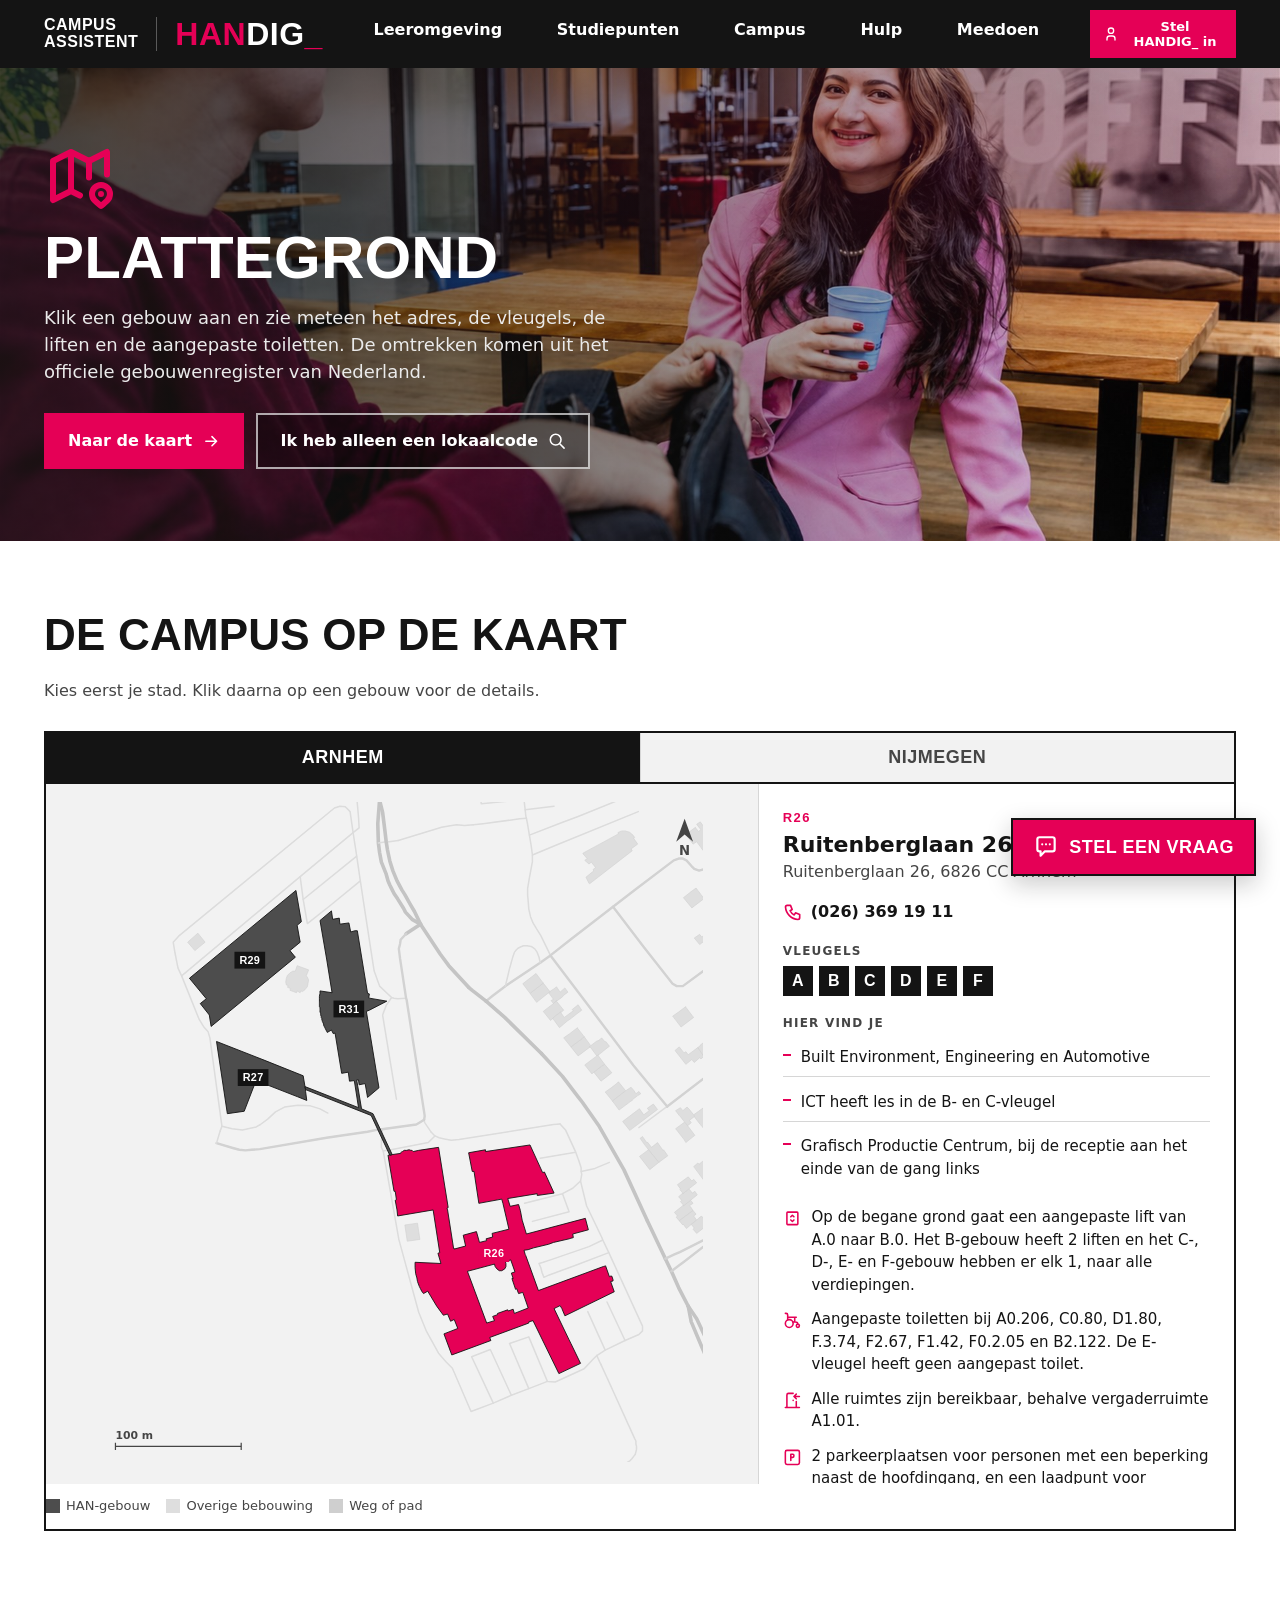
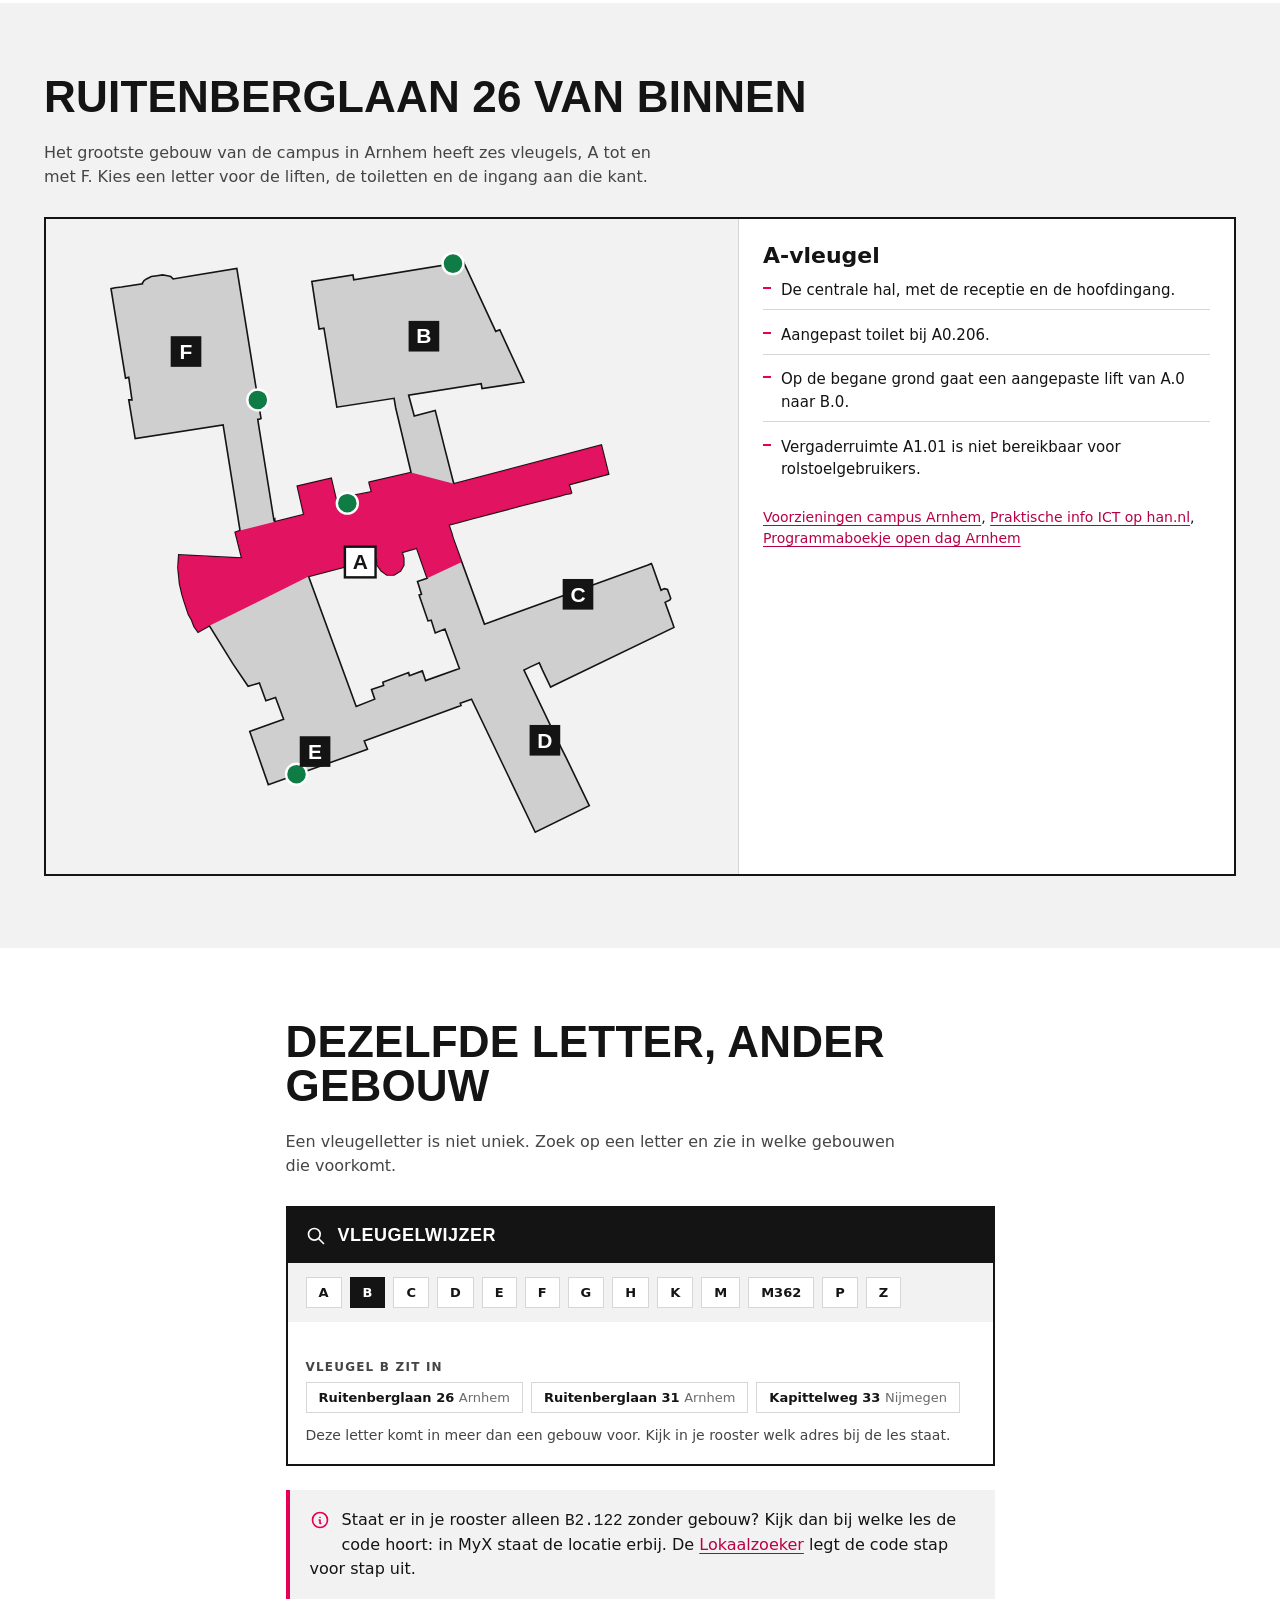
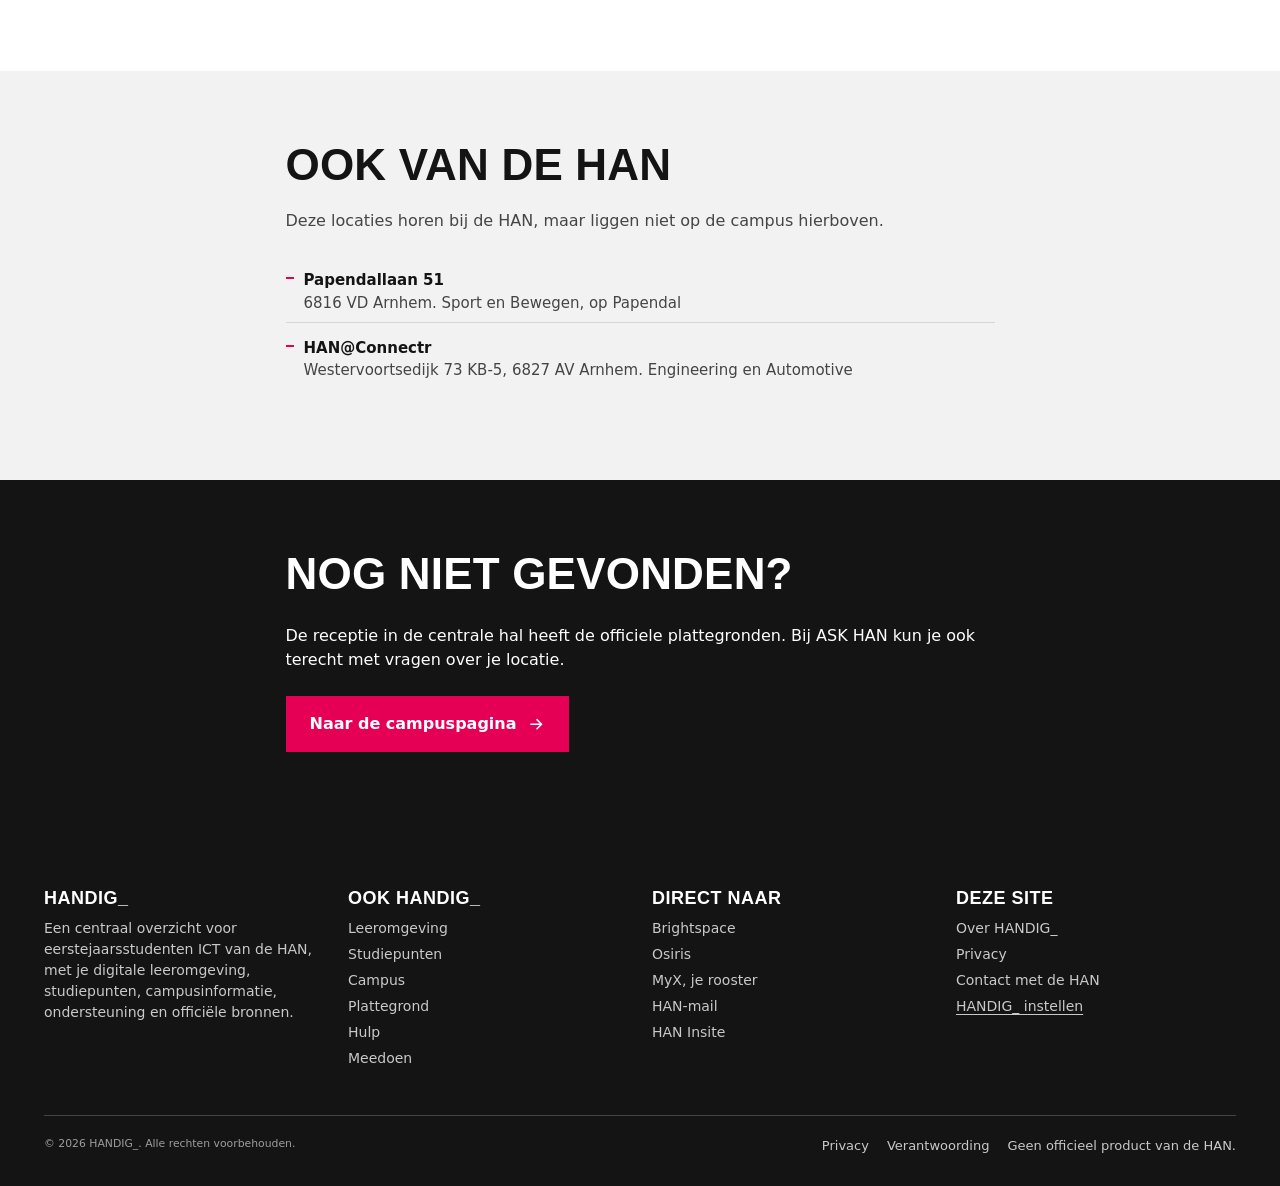
<file: plattegrond.html>
<!DOCTYPE html>
<html lang="nl">
<head>
<meta charset="utf-8">
<meta name="viewport" content="width=device-width, initial-scale=1">
<title>HANDIG_ Campus Assistent | Plattegrond</title>
<meta name="description" content="Interactieve plattegrond van de HAN-campus in Arnhem en Nijmegen: gebouwen, vleugels, liften en aangepaste toiletten.">
<link rel="canonical" href="https://jasonispw.github.io/campus-assistent/plattegrond.html">
<meta property="og:type" content="website">
<meta property="og:site_name" content="HANDIG_ Campus Assistent">
<meta property="og:locale" content="nl_NL">
<meta property="og:url" content="https://jasonispw.github.io/campus-assistent/plattegrond.html">
<meta property="og:title" content="HANDIG_ Campus Assistent | Plattegrond">
<meta property="og:description" content="Interactieve plattegrond van de HAN-campus in Arnhem en Nijmegen: gebouwen, vleugels, liften en aangepaste toiletten.">
<meta property="og:image" content="https://jasonispw.github.io/campus-assistent/assets/img/og/plattegrond.jpg">
<meta property="og:image:secure_url" content="https://jasonispw.github.io/campus-assistent/assets/img/og/plattegrond.jpg">
<meta property="og:image:type" content="image/jpeg">
<meta property="og:image:width" content="1200">
<meta property="og:image:height" content="630">
<meta property="og:image:alt" content="Overzichtskaart Plattegrond van HANDIG_">
<meta name="twitter:card" content="summary_large_image">
<meta name="twitter:title" content="HANDIG_ Campus Assistent | Plattegrond">
<meta name="twitter:description" content="Interactieve plattegrond van de HAN-campus in Arnhem en Nijmegen: gebouwen, vleugels, liften en aangepaste toiletten.">
<meta name="twitter:image" content="https://jasonispw.github.io/campus-assistent/assets/img/og/plattegrond.jpg">
<meta name="twitter:image:alt" content="Overzichtskaart Plattegrond van HANDIG_">
<meta name="theme-color" content="#141414">
<link rel="icon" type="image/png" href="assets/favicon.png">
<link rel="apple-touch-icon" href="assets/favicon.png">
<link rel="preload" as="image" href="assets/img/han-campus-nijmegen.jpg?v=20260903b" fetchpriority="high">
<link rel="stylesheet" href="assets/css/base.css?v=20260903b">
<link rel="stylesheet" href="assets/css/layout.css?v=20260903b">
<link rel="stylesheet" href="assets/css/components.css?v=20260903b">
</head>
<body>
<a class="skip-link" href="#main">Naar de inhoud</a>

<header class="topbar">
  <div class="topbar__inner">
    <a class="wordmark" href="index.html?v=20260903b">
      <span class="wordmark__context">Campus<br>assistent</span>
      <span class="wordmark__naam"><span class="mark">HAN</span>DIG<span class="cursor">_</span></span>
    </a>
    <button class="nav-toggle" data-nav-toggle aria-expanded="false" aria-controls="hoofdmenu">
      <svg class="icon icon-menu" aria-hidden="true" focusable="false"><use href="#i-menu"></use></svg>
      <svg class="icon icon-close" aria-hidden="true" focusable="false"><use href="#i-close"></use></svg>
      <span class="visually-hidden">Menu</span>
    </button>
    <nav class="topnav" id="hoofdmenu" data-nav aria-label="Hoofdmenu">
      <ul>
        <li><a href="leeromgeving.html?v=20260903b">Leeromgeving</a></li>
        <li><a href="studiepunten.html?v=20260903b">Studiepunten</a></li>
        <li><a href="campus.html?v=20260903b">Campus</a></li>
        <li><a href="hulp.html?v=20260903b">Hulp</a></li>
        <li><a href="meedoen.html?v=20260903b">Meedoen</a></li>
      </ul>
    </nav>
    <div data-profiel></div>
  </div>
</header>

<main id="main">

  <section class="hero hero--plattegrond hero--compact">
    <div class="container">
      <svg class="hero__icon" aria-hidden="true" focusable="false"><use href="#i-map-2"></use></svg>
      <h1>Plattegrond</h1>
      <p class="hero__lead">
        Klik een gebouw aan en zie meteen het adres, de vleugels, de liften en de aangepaste toiletten.
        De omtrekken komen uit het officiele gebouwenregister van Nederland.
      </p>
      <div class="hero__actions">
        <a class="btn btn--primary" href="#kaart">Naar de kaart <svg class="icon" aria-hidden="true" focusable="false"><use href="#i-arrow-right"></use></svg></a>
        <a class="btn btn--ghost" href="campus.html?v=20260903b#lokaalzoeker">Ik heb alleen een lokaalcode <svg class="icon" aria-hidden="true" focusable="false"><use href="#i-search"></use></svg></a>
      </div>
    </div>
  </section>

  <section class="section" id="kaart">
    <div class="container">
      <div class="section__head">
        <h2>De campus op de kaart</h2>
        <p>Kies eerst je stad. Klik daarna op een gebouw voor de details.</p>
      </div>

      <div class="kaart" data-kaart>
        <div class="kaart__tabs">
          <button type="button" class="kaart__tab" data-campus="arnhem" aria-pressed="true">Arnhem</button>
          <button type="button" class="kaart__tab" data-campus="nijmegen" aria-pressed="false">Nijmegen</button>
        </div>

        <div class="kaart__grid">
          <div class="kaart__vlak" data-kaart-vlak></div>
          <div class="kaart__paneel paneel" data-kaart-paneel aria-live="polite"></div>
        </div>

        <p class="map__legend">
          <span><span class="swatch swatch--han"></span> HAN-gebouw</span>
          <span><span class="swatch swatch--buurt"></span> Overige bebouwing</span>
          <span><span class="swatch swatch--weg"></span> Weg of pad</span>
        </p>
      </div>
    </div>
  </section>

  <section class="section section--soft" id="vleugels">
    <div class="container">
      <div class="section__head">
        <h2>Ruitenberglaan 26 van binnen</h2>
        <p>
          Het grootste gebouw van de campus in Arnhem heeft zes vleugels, A tot en met F.
          Kies een letter voor de liften, de toiletten en de ingang aan die kant.
        </p>
      </div>

      <div class="vleugelkaart" data-vleugelkaart>
        <div class="vleugelkaart__vlak" data-vleugel-vlak></div>
        <div class="vleugelkaart__paneel paneel" data-vleugel-paneel aria-live="polite"></div>
      </div>
    </div>
  </section>

  <section class="section">
    <div class="container container--narrow">
      <div class="section__head">
        <h2>Dezelfde letter, ander gebouw</h2>
        <p>Een vleugelletter is niet uniek. Zoek op een letter en zie in welke gebouwen die voorkomt.</p>
      </div>

      <div class="widget">
        <div class="widget__head">
          <svg class="icon" aria-hidden="true" focusable="false"><use href="#i-search"></use></svg>
          <strong>Vleugelwijzer</strong>
        </div>
        <div class="chips" data-vleugelwijzer></div>
        <div class="widget__body" data-vleugel-uitslag aria-live="polite"></div>
      </div>

      <div class="callout u-mt24"><svg class="icon icon--pink callout__icon" aria-hidden="true" focusable="false"><use href="#i-info"></use></svg>
        <p>
          Staat er in je rooster alleen <code>B2.122</code> zonder gebouw? Kijk dan bij welke les de code hoort:
          in MyX staat de locatie erbij. De <a href="campus.html?v=20260903b#lokaalzoeker">Lokaalzoeker</a> legt de code stap voor stap uit.
        </p>
      </div>
    </div>
  </section>

  <section class="section section--soft">
    <div class="container container--narrow">
      <div class="section__head">
        <h2>Ook van de HAN</h2>
        <p>Deze locaties horen bij de HAN, maar liggen niet op de campus hierboven.</p>
      </div>
      <ul class="paneel__lijst" data-overig></ul>
    </div>
  </section>

  <section class="section section--dark">
    <div class="container container--narrow">
      <div class="section__head">
        <h2>Nog niet gevonden?</h2>
      </div>
      <p>De receptie in de centrale hal heeft de officiele plattegronden. Bij ASK HAN kun je ook terecht met vragen over je locatie.</p>
      <p class="u-mt24">
        <a class="btn btn--primary" href="campus.html?v=20260903b">Naar de campuspagina <svg class="icon" aria-hidden="true" focusable="false"><use href="#i-arrow-right"></use></svg></a>
      </p>
    </div>
  </section>

</main>

</main>

<footer class="footer">
  <div class="container">
    <div class="footer__grid">
      <div>
        <h3>HANDIG_</h3>
        <p class="u-small">
          Een centraal overzicht voor eerstejaarsstudenten ICT van de HAN, met je digitale leeromgeving,
          studiepunten, campusinformatie, ondersteuning en officiële bronnen.
        </p>
      </div>
      <div>
        <h3>Ook HANDIG_</h3>
        <ul class="u-small">
          <li><a href="leeromgeving.html?v=20260903b">Leeromgeving</a></li>
          <li><a href="studiepunten.html?v=20260903b">Studiepunten</a></li>
          <li><a href="campus.html?v=20260903b">Campus</a></li>
          <li><a href="plattegrond.html?v=20260903b">Plattegrond</a></li>
          <li><a href="hulp.html?v=20260903b">Hulp</a></li>
          <li><a href="meedoen.html?v=20260903b">Meedoen</a></li>
        </ul>
      </div>
      <div>
        <h3>Direct naar</h3>
        <ul class="u-small">
          <li><a href="https://leren.han.nl" target="_blank" rel="noopener">Brightspace</a></li>
          <li><a href="https://han.osiris-student.nl/#/login" target="_blank" rel="noopener">Osiris</a></li>
          <li><a href="https://myx-han.xedule.nl/" target="_blank" rel="noopener">MyX, je rooster</a></li>
          <li><a href="https://office365.han.nl" target="_blank" rel="noopener">HAN-mail</a></li>
          <li><a href="https://www1.han.nl/insite/" target="_blank" rel="noopener">HAN Insite</a></li>
        </ul>
      </div>
      <div>
        <h3>Deze site</h3>
        <ul class="u-small">
          <li><a href="over.html?v=20260903b">Over HANDIG_</a></li>
          <li><a href="privacy.html?v=20260903b">Privacy</a></li>
          <li><a href="https://www.han.nl/contact/" target="_blank" rel="noopener">Contact met de HAN</a></li>
          <li><button type="button" class="footer__knop" data-onboarding-open>HANDIG_ instellen</button></li>
        </ul>
      </div>
    </div>
    <div class="footer__bottom">
      <small>&copy; 2026 HANDIG_. Alle rechten voorbehouden.</small>
      <span class="footer__legal">
        <a href="privacy.html?v=20260903b">Privacy</a>
        <a href="over.html?v=20260903b">Verantwoording</a>
        <span>Geen officieel product van de HAN.</span>
      </span>
    </div>
  </div>
</footer>

<svg class="sprite" aria-hidden="true" focusable="false"><defs>
<symbol id="i-alert" viewBox="0 0 24 24"><path fill="none" stroke="currentColor" stroke-linecap="round" stroke-linejoin="round" stroke-width="2" d="M12 9v4m-1.637-9.409L2.257 17.125a1.914 1.914 0 0 0 1.636 2.871h16.214a1.914 1.914 0 0 0 1.636-2.87L13.637 3.59a1.914 1.914 0 0 0-3.274 0M12 16h.01"/></symbol>
<symbol id="i-armchair" viewBox="0 0 24 24"><g fill="none" stroke="currentColor" stroke-linecap="round" stroke-linejoin="round" stroke-width="2"><path d="M5 11a2 2 0 0 1 2 2v2h10v-2a2 2 0 1 1 4 0v4a2 2 0 0 1-2 2H5a2 2 0 0 1-2-2v-4a2 2 0 0 1 2-2"/><path d="M5 11V6a3 3 0 0 1 3-3h8a3 3 0 0 1 3 3v5M6 19v2m12-2v2"/></g></symbol>
<symbol id="i-arrow-right" viewBox="0 0 24 24"><path fill="none" stroke="currentColor" stroke-linecap="round" stroke-linejoin="round" stroke-width="2" d="M5 12h14m-6 6l6-6m-6-6l6 6"/></symbol>
<symbol id="i-arrow-up" viewBox="0 0 24 24"><path fill="none" stroke="currentColor" stroke-linecap="round" stroke-linejoin="round" stroke-width="2" d="M12 5v14m6-8l-6-6m-6 6l6-6"/></symbol>
<symbol id="i-award" viewBox="0 0 24 24"><g fill="none" stroke="currentColor" stroke-linecap="round" stroke-linejoin="round" stroke-width="2"><path d="M6 9a6 6 0 1 0 12 0A6 6 0 1 0 6 9"/><path d="m12 15l3.4 5.89l1.598-3.233l3.598.232l-3.4-5.889M6.802 12l-3.4 5.89L7 17.657l1.598 3.232l3.4-5.889"/></g></symbol>
<symbol id="i-book" viewBox="0 0 24 24"><path fill="none" stroke="currentColor" stroke-linecap="round" stroke-linejoin="round" stroke-width="2" d="M3 19a9 9 0 0 1 9 0a9 9 0 0 1 9 0M3 6a9 9 0 0 1 9 0a9 9 0 0 1 9 0M3 6v13m9-13v13m9-13v13"/></symbol>
<symbol id="i-briefcase" viewBox="0 0 24 24"><g fill="none" stroke="currentColor" stroke-linecap="round" stroke-linejoin="round" stroke-width="2"><path d="M3 9a2 2 0 0 1 2-2h14a2 2 0 0 1 2 2v9a2 2 0 0 1-2 2H5a2 2 0 0 1-2-2zm5-2V5a2 2 0 0 1 2-2h4a2 2 0 0 1 2 2v2m-4 5v.01"/><path d="M3 13a20 20 0 0 0 18 0"/></g></symbol>
<symbol id="i-building" viewBox="0 0 24 24"><path fill="none" stroke="currentColor" stroke-linecap="round" stroke-linejoin="round" stroke-width="2" d="M3 21h18M9 8h1m-1 4h1m-1 4h1m4-8h1m-1 4h1m-1 4h1M5 21V5a2 2 0 0 1 2-2h10a2 2 0 0 1 2 2v16"/></symbol>
<symbol id="i-calculator" viewBox="0 0 24 24"><g fill="none" stroke="currentColor" stroke-linecap="round" stroke-linejoin="round" stroke-width="2"><path d="M4 5a2 2 0 0 1 2-2h12a2 2 0 0 1 2 2v14a2 2 0 0 1-2 2H6a2 2 0 0 1-2-2z"/><path d="M8 8a1 1 0 0 1 1-1h6a1 1 0 0 1 1 1v1a1 1 0 0 1-1 1H9a1 1 0 0 1-1-1zm0 6v.01m4-.01v.01m4-.01v.01M8 17v.01m4-.01v.01m4-.01v.01"/></g></symbol>
<symbol id="i-calendar" viewBox="0 0 24 24"><g fill="none" stroke="currentColor" stroke-linecap="round" stroke-linejoin="round" stroke-width="2"><path d="M4 7a2 2 0 0 1 2-2h12a2 2 0 0 1 2 2v12a2 2 0 0 1-2 2H6a2 2 0 0 1-2-2zm12-4v4M8 3v4m-4 4h16"/><path d="M8 15h2v2H8z"/></g></symbol>
<symbol id="i-certificate" viewBox="0 0 24 24"><g fill="none" stroke="currentColor" stroke-linecap="round" stroke-linejoin="round" stroke-width="2"><path d="M12 15a3 3 0 1 0 6 0a3 3 0 1 0-6 0"/><path d="M13 17.5V22l2-1.5l2 1.5v-4.5"/><path d="M10 19H5a2 2 0 0 1-2-2V7c0-1.1.9-2 2-2h14a2 2 0 0 1 2 2v10a2 2 0 0 1-1 1.73M6 9h12M6 12h3m-3 3h2"/></g></symbol>
<symbol id="i-check" viewBox="0 0 24 24"><path fill="none" stroke="currentColor" stroke-linecap="round" stroke-linejoin="round" stroke-width="2" d="m5 12l5 5L20 7"/></symbol>
<symbol id="i-checklist" viewBox="0 0 24 24"><path fill="none" stroke="currentColor" stroke-linecap="round" stroke-linejoin="round" stroke-width="2" d="M3.5 5.5L5 7l2.5-2.5m-4 7L5 13l2.5-2.5m-4 7L5 19l2.5-2.5M11 6h9m-9 6h9m-9 6h9"/></symbol>
<symbol id="i-clock" viewBox="0 0 24 24"><path fill="none" stroke="currentColor" stroke-linecap="round" stroke-linejoin="round" stroke-width="2" d="M3 12a9 9 0 1 0 18 0a9 9 0 1 0-18 0m9 0l3 2m-3-7v5"/></symbol>
<symbol id="i-close" viewBox="0 0 24 24"><path fill="none" stroke="currentColor" stroke-linecap="round" stroke-linejoin="round" stroke-width="2" d="M18 6L6 18M6 6l12 12"/></symbol>
<symbol id="i-coins" viewBox="0 0 24 24"><g fill="none" stroke="currentColor" stroke-linecap="round" stroke-linejoin="round" stroke-width="2"><path d="M9 14c0 1.657 2.686 3 6 3s6-1.343 6-3s-2.686-3-6-3s-6 1.343-6 3"/><path d="M9 14v4c0 1.656 2.686 3 6 3s6-1.344 6-3v-4M3 6c0 1.072 1.144 2.062 3 2.598s4.144.536 6 0S15 7.072 15 6s-1.144-2.062-3-2.598s-4.144-.536-6 0S3 4.928 3 6"/><path d="M3 6v10c0 .888.772 1.45 2 2"/><path d="M3 11c0 .888.772 1.45 2 2"/></g></symbol>
<symbol id="i-confetti" viewBox="0 0 24 24"><path fill="none" stroke="currentColor" stroke-linecap="round" stroke-linejoin="round" stroke-width="2" d="M4 5h2M5 4v2m6.5-2L11 6m7-1h2m-1-1v2m-4 3l-1 1m4 3l2-.5M18 19h2m-1-1v2m-5-3.482L7.482 10l-4.39 9.58a1 1 0 0 0 1.329 1.329z"/></symbol>
<symbol id="i-dashboard" viewBox="0 0 24 24"><path fill="none" stroke="currentColor" stroke-linecap="round" stroke-linejoin="round" stroke-width="2" d="M5 4h4a1 1 0 0 1 1 1v6a1 1 0 0 1-1 1H5a1 1 0 0 1-1-1V5a1 1 0 0 1 1-1m0 12h4a1 1 0 0 1 1 1v2a1 1 0 0 1-1 1H5a1 1 0 0 1-1-1v-2a1 1 0 0 1 1-1m10-4h4a1 1 0 0 1 1 1v6a1 1 0 0 1-1 1h-4a1 1 0 0 1-1-1v-6a1 1 0 0 1 1-1m0-8h4a1 1 0 0 1 1 1v2a1 1 0 0 1-1 1h-4a1 1 0 0 1-1-1V5a1 1 0 0 1 1-1"/></symbol>
<symbol id="i-door-enter" viewBox="0 0 24 24"><path fill="none" stroke="currentColor" stroke-linecap="round" stroke-linejoin="round" stroke-width="2" d="M13 12v.01M3 21h18M5 21V5a2 2 0 0 1 2-2h6m4 10.5V21m4-14h-7m3-3l-3 3l3 3"/></symbol>
<symbol id="i-elevator" viewBox="0 0 24 24"><g fill="none" stroke="currentColor" stroke-linecap="round" stroke-linejoin="round" stroke-width="2"><path d="M5 5a1 1 0 0 1 1-1h12a1 1 0 0 1 1 1v14a1 1 0 0 1-1 1H6a1 1 0 0 1-1-1z"/><path d="m10 10l2-2l2 2m-4 4l2 2l2-2"/></g></symbol>
<symbol id="i-error404" viewBox="0 0 24 24"><path fill="none" stroke="currentColor" stroke-linecap="round" stroke-linejoin="round" stroke-width="2" d="M3 8v3a1 1 0 0 0 1 1h3m0-4v8m10-8v3a1 1 0 0 0 1 1h3m0-4v8m-11-6v4a2 2 0 1 0 4 0v-4a2 2 0 1 0-4 0"/></symbol>
<symbol id="i-heart" viewBox="0 0 24 24"><g fill="none" stroke="currentColor" stroke-linecap="round" stroke-linejoin="round" stroke-width="2"><path d="M19.5 12.572L12 20l-7.5-7.428A5 5 0 1 1 12 6.006a5 5 0 1 1 7.5 6.572"/><path d="M12 6L8.707 9.293a1 1 0 0 0 0 1.414l.543.543c.69.69 1.81.69 2.5 0l1-1a3.18 3.18 0 0 1 4.5 0l2.25 2.25m-7 3l2 2M15 13l2 2"/></g></symbol>
<symbol id="i-home" viewBox="0 0 24 24"><g fill="none" stroke="currentColor" stroke-linecap="round" stroke-linejoin="round" stroke-width="2"><path d="M5 12H3l9-9l9 9h-2M5 12v7a2 2 0 0 0 2 2h10a2 2 0 0 0 2-2v-7"/><path d="M9 21v-6a2 2 0 0 1 2-2h2a2 2 0 0 1 2 2v6"/></g></symbol>
<symbol id="i-info" viewBox="0 0 24 24"><g fill="none" stroke="currentColor" stroke-linecap="round" stroke-linejoin="round" stroke-width="2"><path d="M3 12a9 9 0 1 0 18 0a9 9 0 0 0-18 0m9-3h.01"/><path d="M11 12h1v4h1"/></g></symbol>
<symbol id="i-key" viewBox="0 0 24 24"><path fill="none" stroke="currentColor" stroke-linecap="round" stroke-linejoin="round" stroke-width="2" d="m16.555 3.843l3.602 3.602a2.877 2.877 0 0 1 0 4.069l-2.643 2.643a2.877 2.877 0 0 1-4.069 0l-.301-.301l-6.558 6.558a2 2 0 0 1-1.239.578L5.172 21H4a1 1 0 0 1-.993-.883L3 20v-1.172a2 2 0 0 1 .467-1.284l.119-.13L4 17h2v-2h2v-2l2.144-2.144l-.301-.301a2.877 2.877 0 0 1 0-4.069l2.643-2.643a2.877 2.877 0 0 1 4.069 0M15 9h.01"/></symbol>
<symbol id="i-laptop" viewBox="0 0 24 24"><path fill="none" stroke="currentColor" stroke-linecap="round" stroke-linejoin="round" stroke-width="2" d="M3 19h18M5 7a1 1 0 0 1 1-1h12a1 1 0 0 1 1 1v8a1 1 0 0 1-1 1H6a1 1 0 0 1-1-1z"/></symbol>
<symbol id="i-lifebuoy" viewBox="0 0 24 24"><g fill="none" stroke="currentColor" stroke-linecap="round" stroke-linejoin="round" stroke-width="2"><path d="M8 12a4 4 0 1 0 8 0a4 4 0 1 0-8 0"/><path d="M3 12a9 9 0 1 0 18 0a9 9 0 1 0-18 0m12 3l3.35 3.35M9 15l-3.35 3.35m0-12.7L9 9m9.35-3.35L15 9"/></g></symbol>
<symbol id="i-mail" viewBox="0 0 24 24"><g fill="none" stroke="currentColor" stroke-linecap="round" stroke-linejoin="round" stroke-width="2"><path d="M3 7a2 2 0 0 1 2-2h14a2 2 0 0 1 2 2v10a2 2 0 0 1-2 2H5a2 2 0 0 1-2-2z"/><path d="m3 7l9 6l9-6"/></g></symbol>
<symbol id="i-map-2" viewBox="0 0 24 24"><path fill="none" stroke="currentColor" stroke-linecap="round" stroke-linejoin="round" stroke-width="2" d="M12 18.5L9 17l-6 3V7l6-3l6 3l6-3v7.5M9 4v13m6-10v5.5m6.121 7.621a3 3 0 1 0-4.242 0Q17.506 20.749 19 22q1.577-1.335 2.121-1.879M19 18v.01"/></symbol>
<symbol id="i-map-pin" viewBox="0 0 24 24"><g fill="none" stroke="currentColor" stroke-linecap="round" stroke-linejoin="round" stroke-width="2"><path d="M9 11a3 3 0 1 0 6 0a3 3 0 0 0-6 0"/><path d="M17.657 16.657L13.414 20.9a2 2 0 0 1-2.827 0l-4.244-4.243a8 8 0 1 1 11.314 0"/></g></symbol>
<symbol id="i-menu" viewBox="0 0 24 24"><path fill="none" stroke="currentColor" stroke-linecap="round" stroke-linejoin="round" stroke-width="2" d="M4 6h16M4 12h16M4 18h16"/></symbol>
<symbol id="i-message" viewBox="0 0 24 24"><path fill="none" stroke="currentColor" stroke-linecap="round" stroke-linejoin="round" stroke-width="2" d="M4 5a2 2 0 0 1 2-2h12a2 2 0 0 1 2 2v9a2 2 0 0 1-2 2h-7l-4 4v-4H6a2 2 0 0 1-2-2zm4.5 4.5h.01m3.49 0h.01m3.49 0h.01"/></symbol>
<symbol id="i-parking" viewBox="0 0 24 24"><g fill="none" stroke="currentColor" stroke-linecap="round" stroke-linejoin="round" stroke-width="2"><path d="M3 5a2 2 0 0 1 2-2h14a2 2 0 0 1 2 2v14a2 2 0 0 1-2 2H5a2 2 0 0 1-2-2z"/><path d="M10 16V8h2.667C13.403 8 14 8.895 14 10s-.597 2-1.333 2H10"/></g></symbol>
<symbol id="i-phone" viewBox="0 0 24 24"><path fill="none" stroke="currentColor" stroke-linecap="round" stroke-linejoin="round" stroke-width="2" d="M5 4h4l2 5l-2.5 1.5a11 11 0 0 0 5 5L15 13l5 2v4a2 2 0 0 1-2 2A16 16 0 0 1 3 6a2 2 0 0 1 2-2"/></symbol>
<symbol id="i-route" viewBox="0 0 24 24"><path fill="none" stroke="currentColor" stroke-linecap="round" stroke-linejoin="round" stroke-width="2" d="M3 19a2 2 0 1 0 4 0a2 2 0 0 0-4 0M19 7a2 2 0 1 0 0-4a2 2 0 0 0 0 4m-8 12h5.5a3.5 3.5 0 0 0 0-7h-8a3.5 3.5 0 0 1 0-7H13"/></symbol>
<symbol id="i-school" viewBox="0 0 24 24"><g fill="none" stroke="currentColor" stroke-linecap="round" stroke-linejoin="round" stroke-width="2"><path d="M22 9L12 5L2 9l10 4zv6"/><path d="M6 10.6V16a6 3 0 0 0 12 0v-5.4"/></g></symbol>
<symbol id="i-search" viewBox="0 0 24 24"><path fill="none" stroke="currentColor" stroke-linecap="round" stroke-linejoin="round" stroke-width="2" d="M3 10a7 7 0 1 0 14 0a7 7 0 1 0-14 0m18 11l-6-6"/></symbol>
<symbol id="i-settings" viewBox="0 0 24 24"><path fill="none" stroke="currentColor" stroke-linecap="round" stroke-linejoin="round" stroke-width="2" d="M12 6a2 2 0 1 0 4 0a2 2 0 1 0-4 0M4 6h8m4 0h4M6 12a2 2 0 1 0 4 0a2 2 0 1 0-4 0m-2 0h2m4 0h10m-5 6a2 2 0 1 0 4 0a2 2 0 1 0-4 0M4 18h11m4 0h1"/></symbol>
<symbol id="i-spinner" viewBox="0 0 24 24"><path fill="currentColor" d="M12,1A11,11,0,1,0,23,12,11,11,0,0,0,12,1Zm0,19a8,8,0,1,1,8-8A8,8,0,0,1,12,20Z" opacity=".25"/><path fill="currentColor" d="M12,4a8,8,0,0,1,7.89,6.7A1.53,1.53,0,0,0,21.38,12h0a1.5,1.5,0,0,0,1.48-1.75,11,11,0,0,0-21.72,0A1.5,1.5,0,0,0,2.62,12h0a1.53,1.53,0,0,0,1.49-1.3A8,8,0,0,1,12,4Z"><animateTransform attributeName="transform" dur="0.75s" repeatCount="indefinite" type="rotate" values="0 12 12;360 12 12"/></path></symbol>
<symbol id="i-target" viewBox="0 0 24 24"><g fill="none" stroke="currentColor" stroke-linecap="round" stroke-linejoin="round" stroke-width="2"><path d="M11 12a1 1 0 1 0 2 0a1 1 0 1 0-2 0"/><path d="M12 7a5 5 0 1 0 5 5"/><path d="M13 3.055A9 9 0 1 0 20.941 11"/><path d="M15 6v3h3l3-3h-3V3zm0 3l-3 3"/></g></symbol>
<symbol id="i-user" viewBox="0 0 24 24"><path fill="none" stroke="currentColor" stroke-linecap="round" stroke-linejoin="round" stroke-width="2" d="M8 7a4 4 0 1 0 8 0a4 4 0 0 0-8 0M6 21v-2a4 4 0 0 1 4-4h4a4 4 0 0 1 4 4v2"/></symbol>
<symbol id="i-users" viewBox="0 0 24 24"><path fill="none" stroke="currentColor" stroke-linecap="round" stroke-linejoin="round" stroke-width="2" d="M5 7a4 4 0 1 0 8 0a4 4 0 1 0-8 0M3 21v-2a4 4 0 0 1 4-4h4a4 4 0 0 1 4 4v2m1-17.87a4 4 0 0 1 0 7.75M21 21v-2a4 4 0 0 0-3-3.85"/></symbol>
<symbol id="i-users-group" viewBox="0 0 24 24"><path fill="none" stroke="currentColor" stroke-linecap="round" stroke-linejoin="round" stroke-width="2" d="M10 13a2 2 0 1 0 4 0a2 2 0 0 0-4 0m-2 8v-1a2 2 0 0 1 2-2h4a2 2 0 0 1 2 2v1M15 5a2 2 0 1 0 4 0a2 2 0 0 0-4 0m2 5h2a2 2 0 0 1 2 2v1M5 5a2 2 0 1 0 4 0a2 2 0 0 0-4 0m-2 8v-1a2 2 0 0 1 2-2h2"/></symbol>
<symbol id="i-wheelchair" viewBox="0 0 24 24"><g fill="none" stroke="currentColor" stroke-linecap="round" stroke-linejoin="round" stroke-width="2"><path d="M3 16a5 5 0 1 0 10 0a5 5 0 1 0-10 0m14 3a2 2 0 1 0 4 0a2 2 0 1 0-4 0"/><path d="M19 17a3 3 0 0 0-3-3h-3.4M3 3h1a2 2 0 0 1 2 2v6m0-3h11m-2 0v6"/></g></symbol>
<symbol id="i-wifi" viewBox="0 0 24 24"><g fill="none" stroke="currentColor" stroke-linecap="round" stroke-linejoin="round" stroke-width="2"><path d="M12 18h.01m-2.838-2.828a4 4 0 0 1 5.656 0m-8.485-2.829a8 8 0 0 1 11.314 0"/><path d="M3.515 9.515c4.686-4.687 12.284-4.687 17 0"/></g></symbol>
</defs></svg>

<script src="assets/js/kb.js?v=20260903b"></script>
<script src="assets/js/assistent.js?v=20260903b"></script>
<script src="assets/js/app.js?v=20260903b"></script>
<script src="assets/js/onboarding.js?v=20260903b"></script>
<script src="assets/js/plattegrond-geo.js?v=20260903b"></script>
<script src="assets/js/plattegrond.js?v=20260903b"></script>
</body>
</html>
</file>
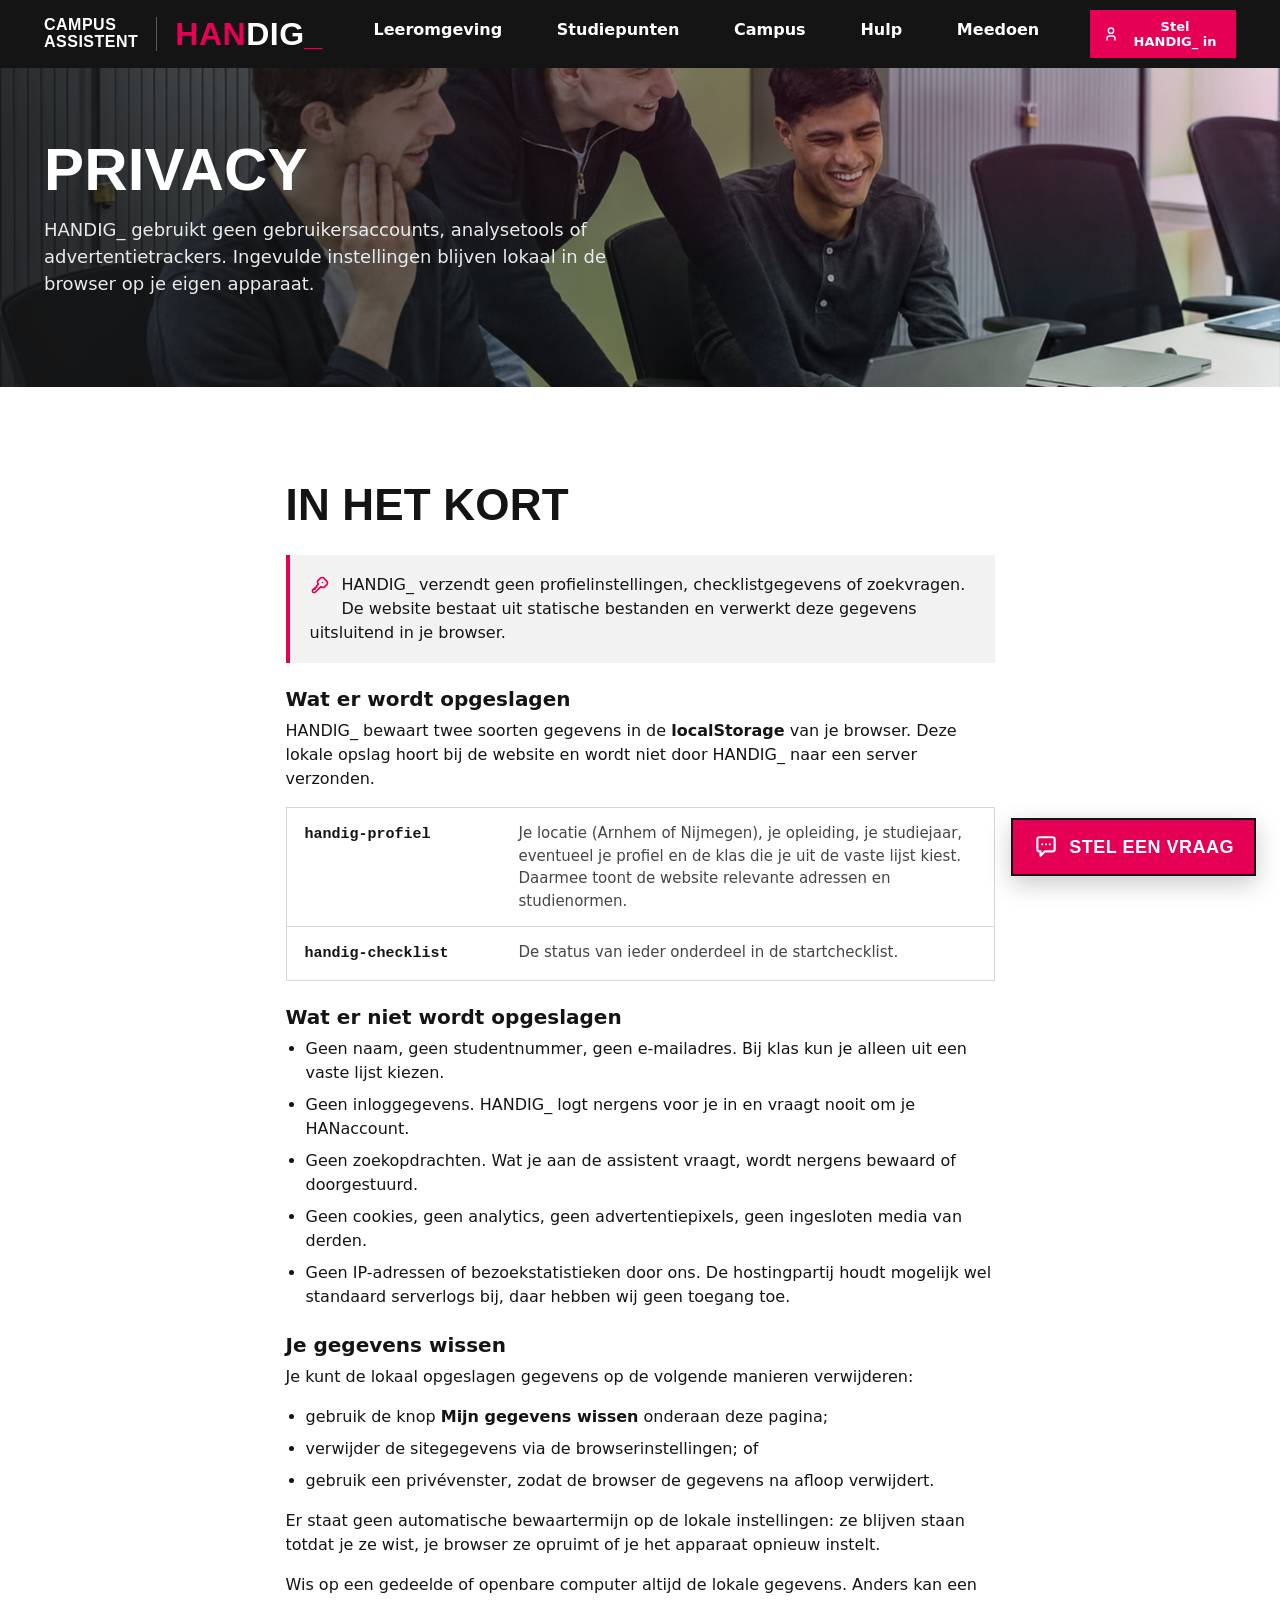
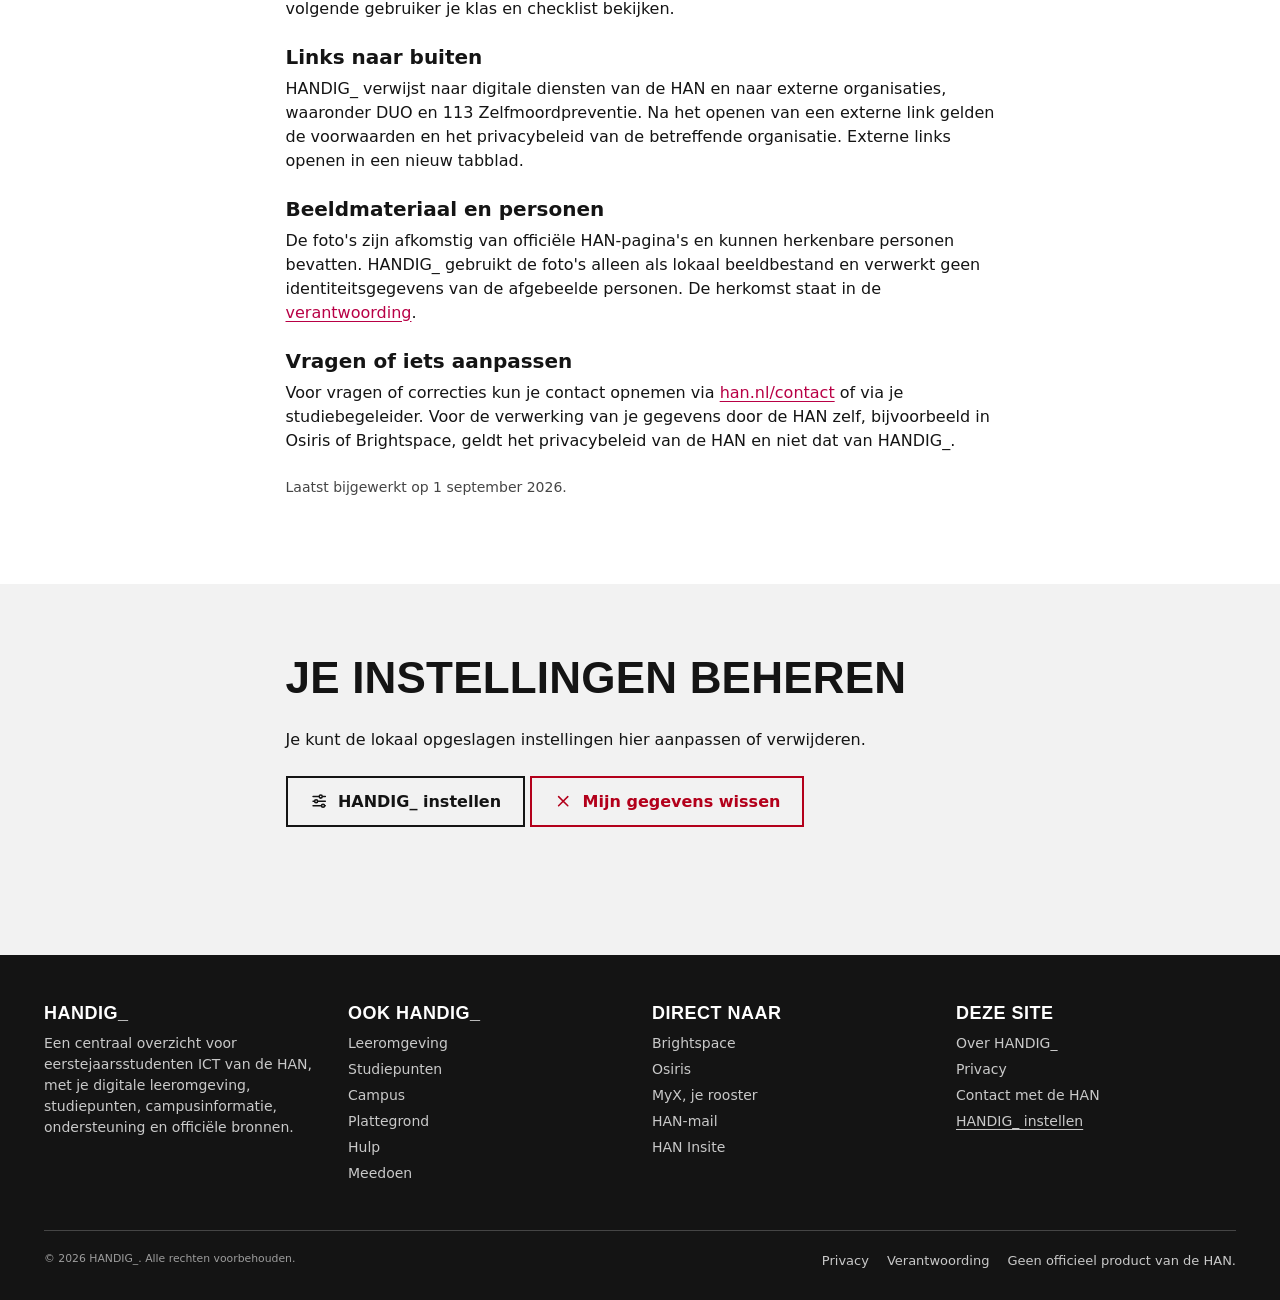
<file: privacy.html>
<!DOCTYPE html>
<html lang="nl">
<head>
<meta charset="utf-8">
<meta name="viewport" content="width=device-width, initial-scale=1">
<title>HANDIG_ Campus Assistent | Privacy</title>
<meta name="description" content="Lees welke gegevens HANDIG_ lokaal opslaat, welke gegevens niet worden verwerkt en hoe je de instellingen wist.">
<link rel="canonical" href="https://jasonispw.github.io/campus-assistent/privacy.html">
<meta property="og:type" content="website">
<meta property="og:site_name" content="HANDIG_ Campus Assistent">
<meta property="og:locale" content="nl_NL">
<meta property="og:url" content="https://jasonispw.github.io/campus-assistent/privacy.html">
<meta property="og:title" content="HANDIG_ Campus Assistent | Privacy">
<meta property="og:description" content="Lees welke gegevens HANDIG_ lokaal opslaat, welke gegevens niet worden verwerkt en hoe je de instellingen wist.">
<meta property="og:image" content="https://jasonispw.github.io/campus-assistent/assets/img/og/privacy.jpg">
<meta property="og:image:secure_url" content="https://jasonispw.github.io/campus-assistent/assets/img/og/privacy.jpg">
<meta property="og:image:type" content="image/jpeg">
<meta property="og:image:width" content="1200">
<meta property="og:image:height" content="630">
<meta property="og:image:alt" content="Overzichtskaart Privacy van HANDIG_">
<meta name="twitter:card" content="summary_large_image">
<meta name="twitter:title" content="HANDIG_ Campus Assistent | Privacy">
<meta name="twitter:description" content="Lees welke gegevens HANDIG_ lokaal opslaat, welke gegevens niet worden verwerkt en hoe je de instellingen wist.">
<meta name="twitter:image" content="https://jasonispw.github.io/campus-assistent/assets/img/og/privacy.jpg">
<meta name="twitter:image:alt" content="Overzichtskaart Privacy van HANDIG_">
<meta name="theme-color" content="#141414">
<link rel="icon" type="image/png" href="assets/favicon.png">
<link rel="apple-touch-icon" href="assets/favicon.png">
<link rel="preload" as="image" href="assets/img/han-ict-programmeerlab.jpg?v=20260903b" fetchpriority="high">
<link rel="stylesheet" href="assets/css/base.css?v=20260903b">
<link rel="stylesheet" href="assets/css/layout.css?v=20260903b">
<link rel="stylesheet" href="assets/css/components.css?v=20260903b">
</head>
<body>
<a class="skip-link" href="#main">Naar de inhoud</a>

<header class="topbar">
  <div class="topbar__inner">
    <a class="wordmark" href="index.html?v=20260903b">
      <span class="wordmark__context">Campus<br>assistent</span>
      <span class="wordmark__naam"><span class="mark">HAN</span>DIG<span class="cursor">_</span></span>
    </a>
    <button class="nav-toggle" data-nav-toggle aria-expanded="false" aria-controls="hoofdmenu">
      <svg class="icon icon-menu" aria-hidden="true" focusable="false"><use href="#i-menu"></use></svg>
      <svg class="icon icon-close" aria-hidden="true" focusable="false"><use href="#i-close"></use></svg>
      <span class="visually-hidden">Menu</span>
    </button>
    <nav class="topnav" id="hoofdmenu" data-nav aria-label="Hoofdmenu">
      <ul>
        <li><a href="leeromgeving.html?v=20260903b">Leeromgeving</a></li>
        <li><a href="studiepunten.html?v=20260903b">Studiepunten</a></li>
        <li><a href="campus.html?v=20260903b">Campus</a></li>
        <li><a href="hulp.html?v=20260903b">Hulp</a></li>
        <li><a href="meedoen.html?v=20260903b">Meedoen</a></li>
      </ul>
    </nav>
    <div data-profiel></div>
  </div>
</header>

<main id="main">

  <section class="hero hero--compact hero--over">
    <div class="container">
      <h1>Privacy</h1>
      <p class="hero__lead">
        HANDIG_ gebruikt geen gebruikersaccounts, analysetools of advertentietrackers. Ingevulde
        instellingen blijven lokaal in de browser op je eigen apparaat.
      </p>
    </div>
  </section>

  <section class="section">
    <div class="container container--narrow prose">
      <div class="section__head">
        <h2>In het kort</h2>
      </div>

      <div class="callout"><svg class="icon icon--pink callout__icon" aria-hidden="true" focusable="false"><use href="#i-key"></use></svg>
        <p>
          HANDIG_ verzendt geen profielinstellingen, checklistgegevens of zoekvragen. De website bestaat
          uit statische bestanden en verwerkt deze gegevens uitsluitend in je browser.
        </p>
      </div>

      <h3>Wat er wordt opgeslagen</h3>

      <p>
        HANDIG_ bewaart twee soorten gegevens in de <strong>localStorage</strong> van je browser. Deze lokale
        opslag hoort bij de website en wordt niet door HANDIG_ naar een server verzonden.
      </p>

      <dl class="datalijst">
        <div>
          <dt><code>handig-profiel</code></dt>
          <dd>Je locatie (Arnhem of Nijmegen), je opleiding, je studiejaar, eventueel je profiel en
              de klas die je uit de vaste lijst kiest. Daarmee toont de website relevante adressen en
              studienormen.</dd>
        </div>
        <div>
          <dt><code>handig-checklist</code></dt>
          <dd>De status van ieder onderdeel in de startchecklist.</dd>
        </div>
      </dl>

      <h3>Wat er niet wordt opgeslagen</h3>

      <ul>
        <li>Geen naam, geen studentnummer, geen e-mailadres. Bij klas kun je alleen uit een vaste lijst kiezen.</li>
        <li>Geen inloggegevens. HANDIG_ logt nergens voor je in en vraagt nooit om je HANaccount.</li>
        <li>Geen zoekopdrachten. Wat je aan de assistent vraagt, wordt nergens bewaard of doorgestuurd.</li>
        <li>Geen cookies, geen analytics, geen advertentiepixels, geen ingesloten media van derden.</li>
        <li>Geen IP-adressen of bezoekstatistieken door ons. De hostingpartij houdt mogelijk wel
            standaard serverlogs bij, daar hebben wij geen toegang toe.</li>
      </ul>

      <h3>Je gegevens wissen</h3>

      <p>
        Je kunt de lokaal opgeslagen gegevens op de volgende manieren verwijderen:
      </p>

      <ul>
        <li>gebruik de knop <strong>Mijn gegevens wissen</strong> onderaan deze pagina;</li>
        <li>verwijder de sitegegevens via de browserinstellingen; of</li>
        <li>gebruik een privévenster, zodat de browser de gegevens na afloop verwijdert.</li>
      </ul>

      <p>Er staat geen automatische bewaartermijn op de lokale instellingen: ze blijven staan totdat
         je ze wist, je browser ze opruimt of je het apparaat opnieuw instelt.</p>

      <p>
        Wis op een gedeelde of openbare computer altijd de lokale gegevens. Anders kan een volgende
        gebruiker je klas en checklist bekijken.</p>

      <h3>Links naar buiten</h3>

      <p>
        HANDIG_ verwijst naar digitale diensten van de HAN en naar externe organisaties, waaronder DUO en
        113 Zelfmoordpreventie. Na het openen van een externe link gelden de voorwaarden en het
        privacybeleid van de betreffende organisatie. Externe links openen in een nieuw tabblad.
      </p>

      <h3>Beeldmateriaal en personen</h3>

      <p>
        De foto's zijn afkomstig van officiële HAN-pagina's en kunnen herkenbare personen bevatten.
        HANDIG_ gebruikt de foto's alleen als lokaal beeldbestand en verwerkt geen identiteitsgegevens
        van de afgebeelde personen. De herkomst staat in de <a href="over.html?v=20260903b">verantwoording</a>.
      </p>

      <h3>Vragen of iets aanpassen</h3>

      <p>
        Voor vragen of correcties kun je contact opnemen via
        <a href="https://www.han.nl/contact/" target="_blank" rel="noopener">han.nl/contact</a> of via je
        studiebegeleider. Voor de verwerking van je gegevens door de HAN zelf, bijvoorbeeld in Osiris of
        Brightspace, geldt het privacybeleid van de HAN en niet dat van HANDIG_.
      </p>

      <p class="u-small u-muted u-mt24">Laatst bijgewerkt op 1 september 2026.</p>
    </div>
  </section>

  <section class="section section--soft">
    <div class="container container--narrow">
      <div class="section__head">
        <h2>Je instellingen beheren</h2>
      </div>
      <p>
        Je kunt de lokaal opgeslagen instellingen hier aanpassen of verwijderen.
      </p>
      <p class="u-mt24">
        <button type="button" class="btn btn--outline" data-onboarding-open>
          <svg class="icon" aria-hidden="true" focusable="false"><use href="#i-settings"></use></svg>HANDIG_ instellen
        </button>
        <button type="button" class="btn btn--danger" data-privacy-wis>
          <svg class="icon" aria-hidden="true" focusable="false"><use href="#i-close"></use></svg>Mijn gegevens wissen
        </button>
      </p>
      <p class="opslagstatus" data-privacy-wis-status role="status" aria-live="polite"></p>
    </div>
  </section>

</main>

<footer class="footer">
  <div class="container">
    <div class="footer__grid">
      <div>
        <h3>HANDIG_</h3>
        <p class="u-small">
          Een centraal overzicht voor eerstejaarsstudenten ICT van de HAN, met je digitale leeromgeving,
          studiepunten, campusinformatie, ondersteuning en officiële bronnen.
        </p>
      </div>
      <div>
        <h3>Ook HANDIG_</h3>
        <ul class="u-small">
          <li><a href="leeromgeving.html?v=20260903b">Leeromgeving</a></li>
          <li><a href="studiepunten.html?v=20260903b">Studiepunten</a></li>
          <li><a href="campus.html?v=20260903b">Campus</a></li>
          <li><a href="plattegrond.html?v=20260903b">Plattegrond</a></li>
          <li><a href="hulp.html?v=20260903b">Hulp</a></li>
          <li><a href="meedoen.html?v=20260903b">Meedoen</a></li>
        </ul>
      </div>
      <div>
        <h3>Direct naar</h3>
        <ul class="u-small">
          <li><a href="https://leren.han.nl" target="_blank" rel="noopener">Brightspace</a></li>
          <li><a href="https://han.osiris-student.nl/#/login" target="_blank" rel="noopener">Osiris</a></li>
          <li><a href="https://myx-han.xedule.nl/" target="_blank" rel="noopener">MyX, je rooster</a></li>
          <li><a href="https://office365.han.nl" target="_blank" rel="noopener">HAN-mail</a></li>
          <li><a href="https://www1.han.nl/insite/" target="_blank" rel="noopener">HAN Insite</a></li>
        </ul>
      </div>
      <div>
        <h3>Deze site</h3>
        <ul class="u-small">
          <li><a href="over.html?v=20260903b">Over HANDIG_</a></li>
          <li><a href="privacy.html?v=20260903b">Privacy</a></li>
          <li><a href="https://www.han.nl/contact/" target="_blank" rel="noopener">Contact met de HAN</a></li>
          <li><button type="button" class="footer__knop" data-onboarding-open>HANDIG_ instellen</button></li>
        </ul>
      </div>
    </div>
    <div class="footer__bottom">
      <small>&copy; 2026 HANDIG_. Alle rechten voorbehouden.</small>
      <span class="footer__legal">
        <a href="privacy.html?v=20260903b">Privacy</a>
        <a href="over.html?v=20260903b">Verantwoording</a>
        <span>Geen officieel product van de HAN.</span>
      </span>
    </div>
  </div>
</footer>

<svg class="sprite" aria-hidden="true" focusable="false"><defs>
<symbol id="i-alert" viewBox="0 0 24 24"><path fill="none" stroke="currentColor" stroke-linecap="round" stroke-linejoin="round" stroke-width="2" d="M12 9v4m-1.637-9.409L2.257 17.125a1.914 1.914 0 0 0 1.636 2.871h16.214a1.914 1.914 0 0 0 1.636-2.87L13.637 3.59a1.914 1.914 0 0 0-3.274 0M12 16h.01"/></symbol>
<symbol id="i-armchair" viewBox="0 0 24 24"><g fill="none" stroke="currentColor" stroke-linecap="round" stroke-linejoin="round" stroke-width="2"><path d="M5 11a2 2 0 0 1 2 2v2h10v-2a2 2 0 1 1 4 0v4a2 2 0 0 1-2 2H5a2 2 0 0 1-2-2v-4a2 2 0 0 1 2-2"/><path d="M5 11V6a3 3 0 0 1 3-3h8a3 3 0 0 1 3 3v5M6 19v2m12-2v2"/></g></symbol>
<symbol id="i-arrow-right" viewBox="0 0 24 24"><path fill="none" stroke="currentColor" stroke-linecap="round" stroke-linejoin="round" stroke-width="2" d="M5 12h14m-6 6l6-6m-6-6l6 6"/></symbol>
<symbol id="i-arrow-up" viewBox="0 0 24 24"><path fill="none" stroke="currentColor" stroke-linecap="round" stroke-linejoin="round" stroke-width="2" d="M12 5v14m6-8l-6-6m-6 6l6-6"/></symbol>
<symbol id="i-award" viewBox="0 0 24 24"><g fill="none" stroke="currentColor" stroke-linecap="round" stroke-linejoin="round" stroke-width="2"><path d="M6 9a6 6 0 1 0 12 0A6 6 0 1 0 6 9"/><path d="m12 15l3.4 5.89l1.598-3.233l3.598.232l-3.4-5.889M6.802 12l-3.4 5.89L7 17.657l1.598 3.232l3.4-5.889"/></g></symbol>
<symbol id="i-book" viewBox="0 0 24 24"><path fill="none" stroke="currentColor" stroke-linecap="round" stroke-linejoin="round" stroke-width="2" d="M3 19a9 9 0 0 1 9 0a9 9 0 0 1 9 0M3 6a9 9 0 0 1 9 0a9 9 0 0 1 9 0M3 6v13m9-13v13m9-13v13"/></symbol>
<symbol id="i-briefcase" viewBox="0 0 24 24"><g fill="none" stroke="currentColor" stroke-linecap="round" stroke-linejoin="round" stroke-width="2"><path d="M3 9a2 2 0 0 1 2-2h14a2 2 0 0 1 2 2v9a2 2 0 0 1-2 2H5a2 2 0 0 1-2-2zm5-2V5a2 2 0 0 1 2-2h4a2 2 0 0 1 2 2v2m-4 5v.01"/><path d="M3 13a20 20 0 0 0 18 0"/></g></symbol>
<symbol id="i-building" viewBox="0 0 24 24"><path fill="none" stroke="currentColor" stroke-linecap="round" stroke-linejoin="round" stroke-width="2" d="M3 21h18M9 8h1m-1 4h1m-1 4h1m4-8h1m-1 4h1m-1 4h1M5 21V5a2 2 0 0 1 2-2h10a2 2 0 0 1 2 2v16"/></symbol>
<symbol id="i-calculator" viewBox="0 0 24 24"><g fill="none" stroke="currentColor" stroke-linecap="round" stroke-linejoin="round" stroke-width="2"><path d="M4 5a2 2 0 0 1 2-2h12a2 2 0 0 1 2 2v14a2 2 0 0 1-2 2H6a2 2 0 0 1-2-2z"/><path d="M8 8a1 1 0 0 1 1-1h6a1 1 0 0 1 1 1v1a1 1 0 0 1-1 1H9a1 1 0 0 1-1-1zm0 6v.01m4-.01v.01m4-.01v.01M8 17v.01m4-.01v.01m4-.01v.01"/></g></symbol>
<symbol id="i-calendar" viewBox="0 0 24 24"><g fill="none" stroke="currentColor" stroke-linecap="round" stroke-linejoin="round" stroke-width="2"><path d="M4 7a2 2 0 0 1 2-2h12a2 2 0 0 1 2 2v12a2 2 0 0 1-2 2H6a2 2 0 0 1-2-2zm12-4v4M8 3v4m-4 4h16"/><path d="M8 15h2v2H8z"/></g></symbol>
<symbol id="i-certificate" viewBox="0 0 24 24"><g fill="none" stroke="currentColor" stroke-linecap="round" stroke-linejoin="round" stroke-width="2"><path d="M12 15a3 3 0 1 0 6 0a3 3 0 1 0-6 0"/><path d="M13 17.5V22l2-1.5l2 1.5v-4.5"/><path d="M10 19H5a2 2 0 0 1-2-2V7c0-1.1.9-2 2-2h14a2 2 0 0 1 2 2v10a2 2 0 0 1-1 1.73M6 9h12M6 12h3m-3 3h2"/></g></symbol>
<symbol id="i-check" viewBox="0 0 24 24"><path fill="none" stroke="currentColor" stroke-linecap="round" stroke-linejoin="round" stroke-width="2" d="m5 12l5 5L20 7"/></symbol>
<symbol id="i-checklist" viewBox="0 0 24 24"><path fill="none" stroke="currentColor" stroke-linecap="round" stroke-linejoin="round" stroke-width="2" d="M3.5 5.5L5 7l2.5-2.5m-4 7L5 13l2.5-2.5m-4 7L5 19l2.5-2.5M11 6h9m-9 6h9m-9 6h9"/></symbol>
<symbol id="i-clock" viewBox="0 0 24 24"><path fill="none" stroke="currentColor" stroke-linecap="round" stroke-linejoin="round" stroke-width="2" d="M3 12a9 9 0 1 0 18 0a9 9 0 1 0-18 0m9 0l3 2m-3-7v5"/></symbol>
<symbol id="i-close" viewBox="0 0 24 24"><path fill="none" stroke="currentColor" stroke-linecap="round" stroke-linejoin="round" stroke-width="2" d="M18 6L6 18M6 6l12 12"/></symbol>
<symbol id="i-coins" viewBox="0 0 24 24"><g fill="none" stroke="currentColor" stroke-linecap="round" stroke-linejoin="round" stroke-width="2"><path d="M9 14c0 1.657 2.686 3 6 3s6-1.343 6-3s-2.686-3-6-3s-6 1.343-6 3"/><path d="M9 14v4c0 1.656 2.686 3 6 3s6-1.344 6-3v-4M3 6c0 1.072 1.144 2.062 3 2.598s4.144.536 6 0S15 7.072 15 6s-1.144-2.062-3-2.598s-4.144-.536-6 0S3 4.928 3 6"/><path d="M3 6v10c0 .888.772 1.45 2 2"/><path d="M3 11c0 .888.772 1.45 2 2"/></g></symbol>
<symbol id="i-confetti" viewBox="0 0 24 24"><path fill="none" stroke="currentColor" stroke-linecap="round" stroke-linejoin="round" stroke-width="2" d="M4 5h2M5 4v2m6.5-2L11 6m7-1h2m-1-1v2m-4 3l-1 1m4 3l2-.5M18 19h2m-1-1v2m-5-3.482L7.482 10l-4.39 9.58a1 1 0 0 0 1.329 1.329z"/></symbol>
<symbol id="i-dashboard" viewBox="0 0 24 24"><path fill="none" stroke="currentColor" stroke-linecap="round" stroke-linejoin="round" stroke-width="2" d="M5 4h4a1 1 0 0 1 1 1v6a1 1 0 0 1-1 1H5a1 1 0 0 1-1-1V5a1 1 0 0 1 1-1m0 12h4a1 1 0 0 1 1 1v2a1 1 0 0 1-1 1H5a1 1 0 0 1-1-1v-2a1 1 0 0 1 1-1m10-4h4a1 1 0 0 1 1 1v6a1 1 0 0 1-1 1h-4a1 1 0 0 1-1-1v-6a1 1 0 0 1 1-1m0-8h4a1 1 0 0 1 1 1v2a1 1 0 0 1-1 1h-4a1 1 0 0 1-1-1V5a1 1 0 0 1 1-1"/></symbol>
<symbol id="i-door-enter" viewBox="0 0 24 24"><path fill="none" stroke="currentColor" stroke-linecap="round" stroke-linejoin="round" stroke-width="2" d="M13 12v.01M3 21h18M5 21V5a2 2 0 0 1 2-2h6m4 10.5V21m4-14h-7m3-3l-3 3l3 3"/></symbol>
<symbol id="i-elevator" viewBox="0 0 24 24"><g fill="none" stroke="currentColor" stroke-linecap="round" stroke-linejoin="round" stroke-width="2"><path d="M5 5a1 1 0 0 1 1-1h12a1 1 0 0 1 1 1v14a1 1 0 0 1-1 1H6a1 1 0 0 1-1-1z"/><path d="m10 10l2-2l2 2m-4 4l2 2l2-2"/></g></symbol>
<symbol id="i-error404" viewBox="0 0 24 24"><path fill="none" stroke="currentColor" stroke-linecap="round" stroke-linejoin="round" stroke-width="2" d="M3 8v3a1 1 0 0 0 1 1h3m0-4v8m10-8v3a1 1 0 0 0 1 1h3m0-4v8m-11-6v4a2 2 0 1 0 4 0v-4a2 2 0 1 0-4 0"/></symbol>
<symbol id="i-heart" viewBox="0 0 24 24"><g fill="none" stroke="currentColor" stroke-linecap="round" stroke-linejoin="round" stroke-width="2"><path d="M19.5 12.572L12 20l-7.5-7.428A5 5 0 1 1 12 6.006a5 5 0 1 1 7.5 6.572"/><path d="M12 6L8.707 9.293a1 1 0 0 0 0 1.414l.543.543c.69.69 1.81.69 2.5 0l1-1a3.18 3.18 0 0 1 4.5 0l2.25 2.25m-7 3l2 2M15 13l2 2"/></g></symbol>
<symbol id="i-home" viewBox="0 0 24 24"><g fill="none" stroke="currentColor" stroke-linecap="round" stroke-linejoin="round" stroke-width="2"><path d="M5 12H3l9-9l9 9h-2M5 12v7a2 2 0 0 0 2 2h10a2 2 0 0 0 2-2v-7"/><path d="M9 21v-6a2 2 0 0 1 2-2h2a2 2 0 0 1 2 2v6"/></g></symbol>
<symbol id="i-info" viewBox="0 0 24 24"><g fill="none" stroke="currentColor" stroke-linecap="round" stroke-linejoin="round" stroke-width="2"><path d="M3 12a9 9 0 1 0 18 0a9 9 0 0 0-18 0m9-3h.01"/><path d="M11 12h1v4h1"/></g></symbol>
<symbol id="i-key" viewBox="0 0 24 24"><path fill="none" stroke="currentColor" stroke-linecap="round" stroke-linejoin="round" stroke-width="2" d="m16.555 3.843l3.602 3.602a2.877 2.877 0 0 1 0 4.069l-2.643 2.643a2.877 2.877 0 0 1-4.069 0l-.301-.301l-6.558 6.558a2 2 0 0 1-1.239.578L5.172 21H4a1 1 0 0 1-.993-.883L3 20v-1.172a2 2 0 0 1 .467-1.284l.119-.13L4 17h2v-2h2v-2l2.144-2.144l-.301-.301a2.877 2.877 0 0 1 0-4.069l2.643-2.643a2.877 2.877 0 0 1 4.069 0M15 9h.01"/></symbol>
<symbol id="i-laptop" viewBox="0 0 24 24"><path fill="none" stroke="currentColor" stroke-linecap="round" stroke-linejoin="round" stroke-width="2" d="M3 19h18M5 7a1 1 0 0 1 1-1h12a1 1 0 0 1 1 1v8a1 1 0 0 1-1 1H6a1 1 0 0 1-1-1z"/></symbol>
<symbol id="i-lifebuoy" viewBox="0 0 24 24"><g fill="none" stroke="currentColor" stroke-linecap="round" stroke-linejoin="round" stroke-width="2"><path d="M8 12a4 4 0 1 0 8 0a4 4 0 1 0-8 0"/><path d="M3 12a9 9 0 1 0 18 0a9 9 0 1 0-18 0m12 3l3.35 3.35M9 15l-3.35 3.35m0-12.7L9 9m9.35-3.35L15 9"/></g></symbol>
<symbol id="i-mail" viewBox="0 0 24 24"><g fill="none" stroke="currentColor" stroke-linecap="round" stroke-linejoin="round" stroke-width="2"><path d="M3 7a2 2 0 0 1 2-2h14a2 2 0 0 1 2 2v10a2 2 0 0 1-2 2H5a2 2 0 0 1-2-2z"/><path d="m3 7l9 6l9-6"/></g></symbol>
<symbol id="i-map-2" viewBox="0 0 24 24"><path fill="none" stroke="currentColor" stroke-linecap="round" stroke-linejoin="round" stroke-width="2" d="M12 18.5L9 17l-6 3V7l6-3l6 3l6-3v7.5M9 4v13m6-10v5.5m6.121 7.621a3 3 0 1 0-4.242 0Q17.506 20.749 19 22q1.577-1.335 2.121-1.879M19 18v.01"/></symbol>
<symbol id="i-map-pin" viewBox="0 0 24 24"><g fill="none" stroke="currentColor" stroke-linecap="round" stroke-linejoin="round" stroke-width="2"><path d="M9 11a3 3 0 1 0 6 0a3 3 0 0 0-6 0"/><path d="M17.657 16.657L13.414 20.9a2 2 0 0 1-2.827 0l-4.244-4.243a8 8 0 1 1 11.314 0"/></g></symbol>
<symbol id="i-menu" viewBox="0 0 24 24"><path fill="none" stroke="currentColor" stroke-linecap="round" stroke-linejoin="round" stroke-width="2" d="M4 6h16M4 12h16M4 18h16"/></symbol>
<symbol id="i-message" viewBox="0 0 24 24"><path fill="none" stroke="currentColor" stroke-linecap="round" stroke-linejoin="round" stroke-width="2" d="M4 5a2 2 0 0 1 2-2h12a2 2 0 0 1 2 2v9a2 2 0 0 1-2 2h-7l-4 4v-4H6a2 2 0 0 1-2-2zm4.5 4.5h.01m3.49 0h.01m3.49 0h.01"/></symbol>
<symbol id="i-parking" viewBox="0 0 24 24"><g fill="none" stroke="currentColor" stroke-linecap="round" stroke-linejoin="round" stroke-width="2"><path d="M3 5a2 2 0 0 1 2-2h14a2 2 0 0 1 2 2v14a2 2 0 0 1-2 2H5a2 2 0 0 1-2-2z"/><path d="M10 16V8h2.667C13.403 8 14 8.895 14 10s-.597 2-1.333 2H10"/></g></symbol>
<symbol id="i-phone" viewBox="0 0 24 24"><path fill="none" stroke="currentColor" stroke-linecap="round" stroke-linejoin="round" stroke-width="2" d="M5 4h4l2 5l-2.5 1.5a11 11 0 0 0 5 5L15 13l5 2v4a2 2 0 0 1-2 2A16 16 0 0 1 3 6a2 2 0 0 1 2-2"/></symbol>
<symbol id="i-route" viewBox="0 0 24 24"><path fill="none" stroke="currentColor" stroke-linecap="round" stroke-linejoin="round" stroke-width="2" d="M3 19a2 2 0 1 0 4 0a2 2 0 0 0-4 0M19 7a2 2 0 1 0 0-4a2 2 0 0 0 0 4m-8 12h5.5a3.5 3.5 0 0 0 0-7h-8a3.5 3.5 0 0 1 0-7H13"/></symbol>
<symbol id="i-school" viewBox="0 0 24 24"><g fill="none" stroke="currentColor" stroke-linecap="round" stroke-linejoin="round" stroke-width="2"><path d="M22 9L12 5L2 9l10 4zv6"/><path d="M6 10.6V16a6 3 0 0 0 12 0v-5.4"/></g></symbol>
<symbol id="i-search" viewBox="0 0 24 24"><path fill="none" stroke="currentColor" stroke-linecap="round" stroke-linejoin="round" stroke-width="2" d="M3 10a7 7 0 1 0 14 0a7 7 0 1 0-14 0m18 11l-6-6"/></symbol>
<symbol id="i-settings" viewBox="0 0 24 24"><path fill="none" stroke="currentColor" stroke-linecap="round" stroke-linejoin="round" stroke-width="2" d="M12 6a2 2 0 1 0 4 0a2 2 0 1 0-4 0M4 6h8m4 0h4M6 12a2 2 0 1 0 4 0a2 2 0 1 0-4 0m-2 0h2m4 0h10m-5 6a2 2 0 1 0 4 0a2 2 0 1 0-4 0M4 18h11m4 0h1"/></symbol>
<symbol id="i-spinner" viewBox="0 0 24 24"><path fill="currentColor" d="M12,1A11,11,0,1,0,23,12,11,11,0,0,0,12,1Zm0,19a8,8,0,1,1,8-8A8,8,0,0,1,12,20Z" opacity=".25"/><path fill="currentColor" d="M12,4a8,8,0,0,1,7.89,6.7A1.53,1.53,0,0,0,21.38,12h0a1.5,1.5,0,0,0,1.48-1.75,11,11,0,0,0-21.72,0A1.5,1.5,0,0,0,2.62,12h0a1.53,1.53,0,0,0,1.49-1.3A8,8,0,0,1,12,4Z"><animateTransform attributeName="transform" dur="0.75s" repeatCount="indefinite" type="rotate" values="0 12 12;360 12 12"/></path></symbol>
<symbol id="i-target" viewBox="0 0 24 24"><g fill="none" stroke="currentColor" stroke-linecap="round" stroke-linejoin="round" stroke-width="2"><path d="M11 12a1 1 0 1 0 2 0a1 1 0 1 0-2 0"/><path d="M12 7a5 5 0 1 0 5 5"/><path d="M13 3.055A9 9 0 1 0 20.941 11"/><path d="M15 6v3h3l3-3h-3V3zm0 3l-3 3"/></g></symbol>
<symbol id="i-user" viewBox="0 0 24 24"><path fill="none" stroke="currentColor" stroke-linecap="round" stroke-linejoin="round" stroke-width="2" d="M8 7a4 4 0 1 0 8 0a4 4 0 0 0-8 0M6 21v-2a4 4 0 0 1 4-4h4a4 4 0 0 1 4 4v2"/></symbol>
<symbol id="i-users" viewBox="0 0 24 24"><path fill="none" stroke="currentColor" stroke-linecap="round" stroke-linejoin="round" stroke-width="2" d="M5 7a4 4 0 1 0 8 0a4 4 0 1 0-8 0M3 21v-2a4 4 0 0 1 4-4h4a4 4 0 0 1 4 4v2m1-17.87a4 4 0 0 1 0 7.75M21 21v-2a4 4 0 0 0-3-3.85"/></symbol>
<symbol id="i-users-group" viewBox="0 0 24 24"><path fill="none" stroke="currentColor" stroke-linecap="round" stroke-linejoin="round" stroke-width="2" d="M10 13a2 2 0 1 0 4 0a2 2 0 0 0-4 0m-2 8v-1a2 2 0 0 1 2-2h4a2 2 0 0 1 2 2v1M15 5a2 2 0 1 0 4 0a2 2 0 0 0-4 0m2 5h2a2 2 0 0 1 2 2v1M5 5a2 2 0 1 0 4 0a2 2 0 0 0-4 0m-2 8v-1a2 2 0 0 1 2-2h2"/></symbol>
<symbol id="i-wheelchair" viewBox="0 0 24 24"><g fill="none" stroke="currentColor" stroke-linecap="round" stroke-linejoin="round" stroke-width="2"><path d="M3 16a5 5 0 1 0 10 0a5 5 0 1 0-10 0m14 3a2 2 0 1 0 4 0a2 2 0 1 0-4 0"/><path d="M19 17a3 3 0 0 0-3-3h-3.4M3 3h1a2 2 0 0 1 2 2v6m0-3h11m-2 0v6"/></g></symbol>
<symbol id="i-wifi" viewBox="0 0 24 24"><g fill="none" stroke="currentColor" stroke-linecap="round" stroke-linejoin="round" stroke-width="2"><path d="M12 18h.01m-2.838-2.828a4 4 0 0 1 5.656 0m-8.485-2.829a8 8 0 0 1 11.314 0"/><path d="M3.515 9.515c4.686-4.687 12.284-4.687 17 0"/></g></symbol>
</defs></svg>

<script src="assets/js/kb.js?v=20260903b"></script>
<script src="assets/js/assistent.js?v=20260903b"></script>
<script src="assets/js/app.js?v=20260903b"></script>
<script src="assets/js/onboarding.js?v=20260903b"></script>
</body>
</html>
</file>
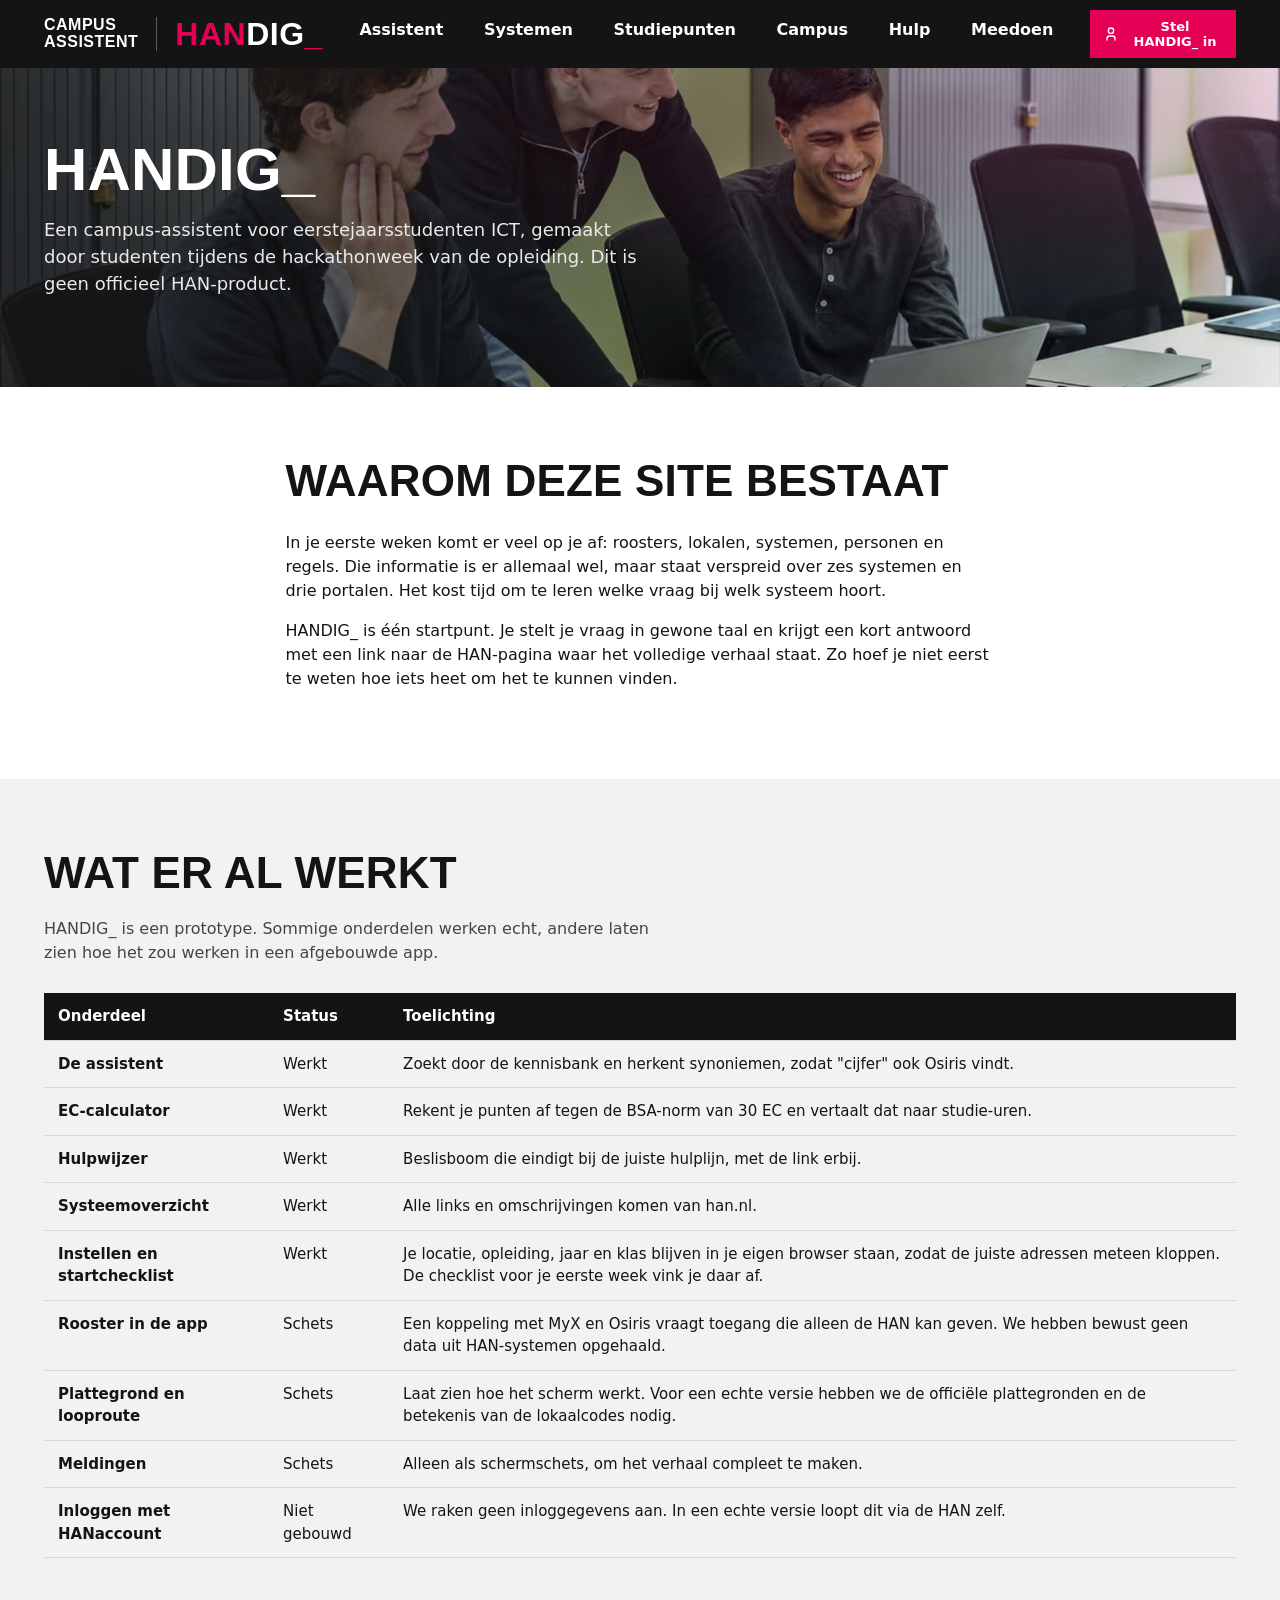
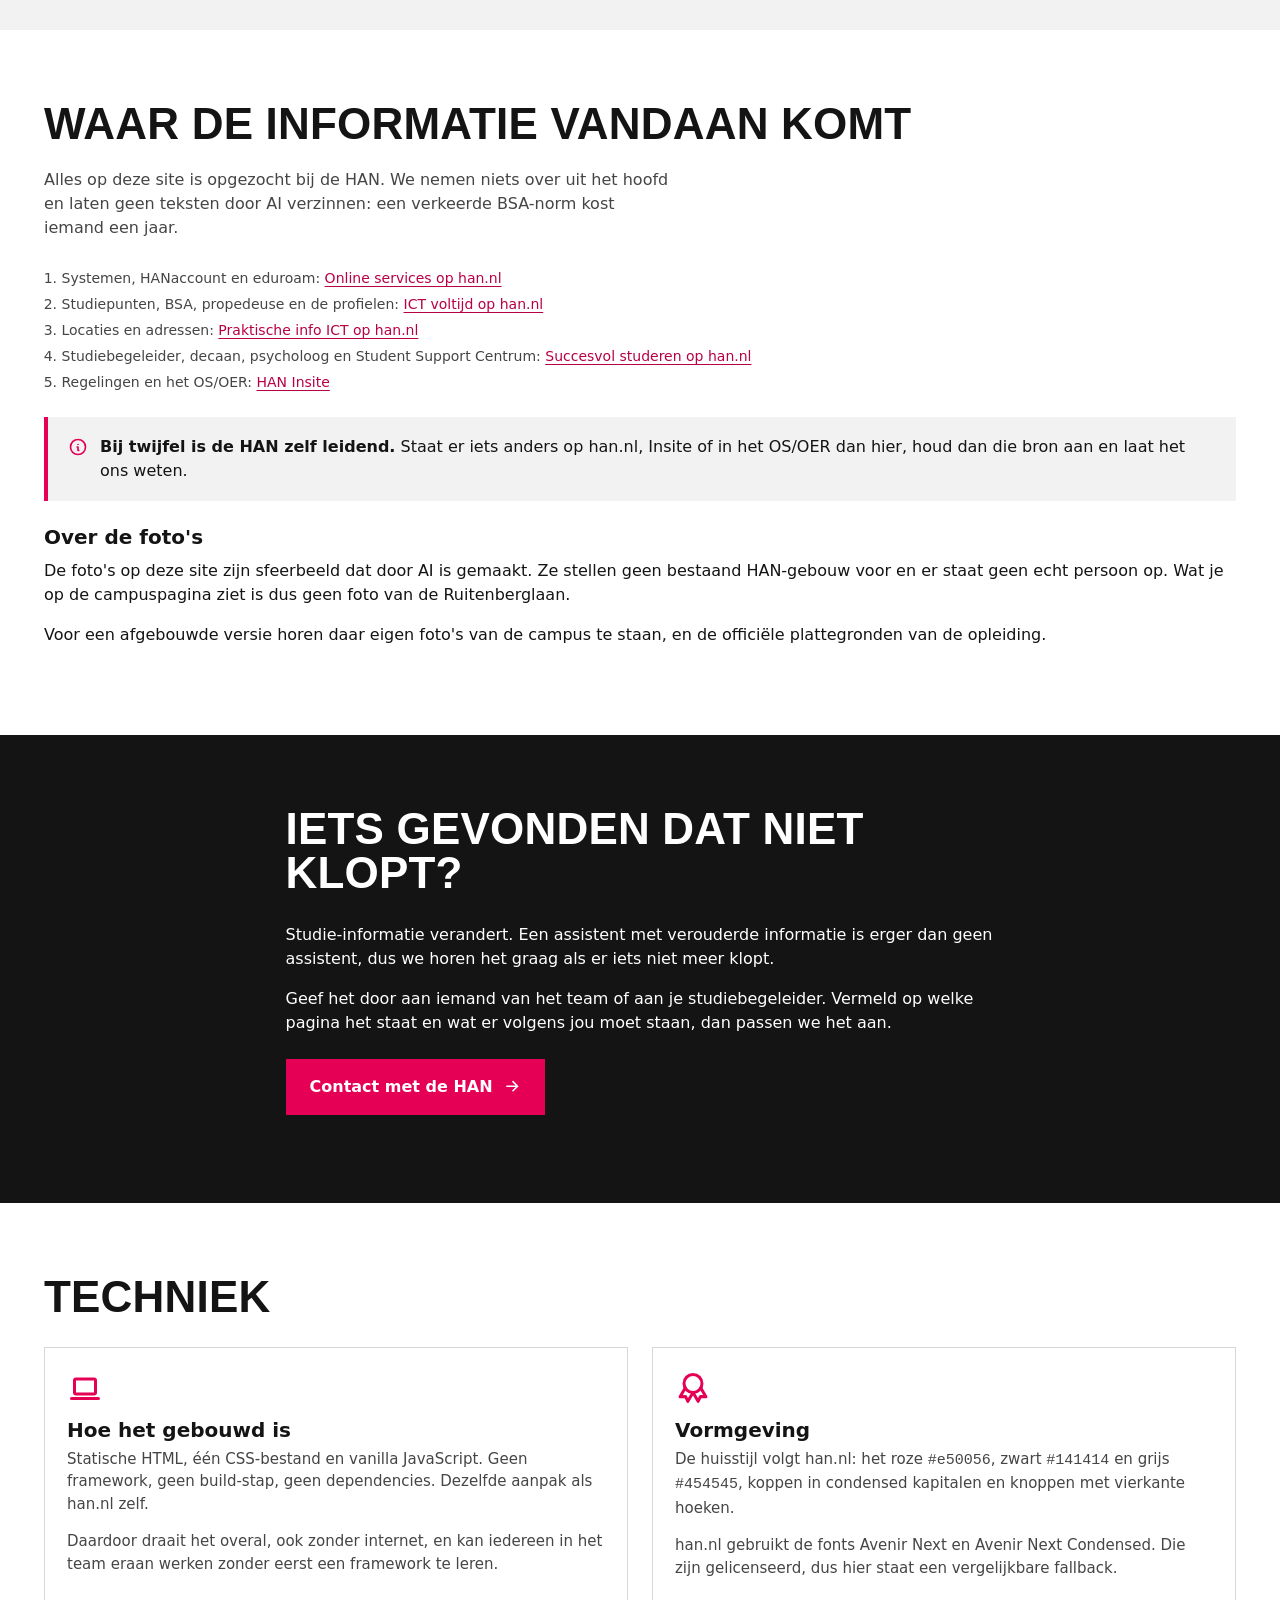
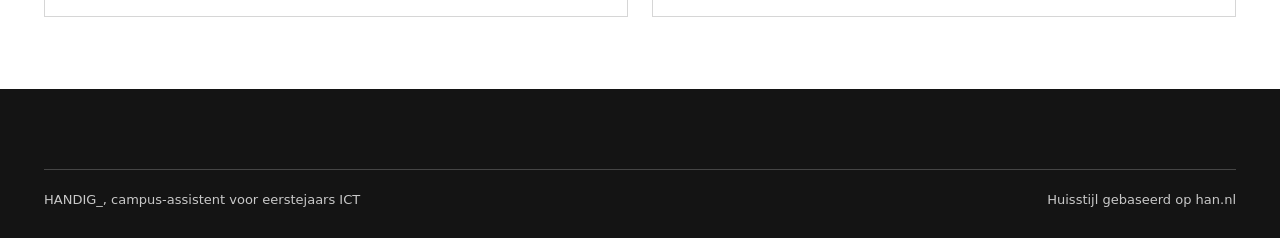
<file: prototype.html>
<!DOCTYPE html>
<html lang="nl">
<head>
<meta charset="utf-8">
<meta name="viewport" content="width=device-width, initial-scale=1">
<title>HANDIG_ Campus Assistent | Over deze site</title>
<meta name="description" content="Wie maakte HANDIG_, welke delen werken al, waar komt de informatie vandaan en hoe geef je een fout door?">
<meta property="og:title" content="HANDIG_ Campus Assistent | Over deze site">
<meta property="og:description" content="Wie maakte HANDIG_, welke delen werken al, waar komt de informatie vandaan en hoe geef je een fout door?">
<meta property="og:image" content="assets/img/og-image.jpg">
<meta property="og:type" content="website">
<link rel="icon" type="image/png" href="assets/favicon.png">
<link rel="apple-touch-icon" href="assets/favicon.png">
<link rel="stylesheet" href="assets/css/base.css">
<link rel="stylesheet" href="assets/css/layout.css">
<link rel="stylesheet" href="assets/css/components.css">
</head>
<body>
<a class="skip-link" href="#main">Naar de inhoud</a>

<header class="topbar">
  <div class="topbar__inner">
    <a class="wordmark" href="index.html">
      <span class="wordmark__context">Campus<br>assistent</span>
      <span class="wordmark__naam"><span class="mark">HAN</span>DIG<span class="cursor">_</span></span>
    </a>
    <button class="nav-toggle" data-nav-toggle aria-expanded="false" aria-controls="hoofdmenu">
      <svg class="icon icon-menu"><use href="#i-menu"></use></svg>
      <svg class="icon icon-close"><use href="#i-close"></use></svg>
      <span class="visually-hidden">Menu</span>
    </button>
    <nav class="topnav" id="hoofdmenu" data-nav aria-label="Hoofdmenu">
      <ul>
        <li><a href="index.html">Assistent</a></li>
        <li><a href="systemen.html">Systemen</a></li>
        <li><a href="studiepunten.html">Studiepunten</a></li>
        <li><a href="campus.html">Campus</a></li>
        <li><a href="hulp.html">Hulp</a></li>
        <li><a href="meedoen.html">Meedoen</a></li>
      </ul>
    </nav>
    <div data-profiel></div>
  </div>
</header>

<main id="main">

  <section class="hero hero--compact hero--over">
    <div class="container">
      <h1>HANDIG_</h1>
      <p class="hero__lead">
        Een campus-assistent voor eerstejaarsstudenten ICT, gemaakt door studenten tijdens de
        hackathonweek van de opleiding. Dit is geen officieel HAN-product.
      </p>
    </div>
  </section>

  <section class="section">
    <div class="container container--narrow">
      <div class="section__head">
        <h2>Waarom deze site bestaat</h2>
      </div>
      <p>
        In je eerste weken komt er veel op je af: roosters, lokalen, systemen, personen en regels.
        Die informatie is er allemaal wel, maar staat verspreid over zes systemen en drie portalen.
        Het kost tijd om te leren welke vraag bij welk systeem hoort.
      </p>
      <p>
        HANDIG_ is één startpunt. Je stelt je vraag in gewone taal en krijgt een kort antwoord met een
        link naar de HAN-pagina waar het volledige verhaal staat. Zo hoef je niet eerst te weten hoe
        iets heet om het te kunnen vinden.
      </p>
    </div>
  </section>

  <section class="section section--soft">
    <div class="container">
      <div class="section__head">
        <h2>Wat er al werkt</h2>
        <p>
          HANDIG_ is een prototype. Sommige onderdelen werken echt, andere laten zien hoe het zou werken
          in een afgebouwde app.
        </p>
      </div>

      <div class="table-wrap">
        <table>
          <thead>
            <tr>
              <th scope="col">Onderdeel</th>
              <th scope="col">Status</th>
              <th scope="col">Toelichting</th>
            </tr>
          </thead>
          <tbody>
            <tr>
              <th scope="row">De assistent</th>
              <td><span class="proto proto--werkend">Werkt</span></td>
              <td>Zoekt door de kennisbank en herkent synoniemen, zodat "cijfer" ook Osiris vindt.</td>
            </tr>
            <tr>
              <th scope="row">EC-calculator</th>
              <td><span class="proto proto--werkend">Werkt</span></td>
              <td>Rekent je punten af tegen de BSA-norm van 30 EC en vertaalt dat naar studie-uren.</td>
            </tr>
            <tr>
              <th scope="row">Hulpwijzer</th>
              <td><span class="proto proto--werkend">Werkt</span></td>
              <td>Beslisboom die eindigt bij de juiste hulplijn, met de link erbij.</td>
            </tr>
            <tr>
              <th scope="row">Systeemoverzicht</th>
              <td><span class="proto proto--werkend">Werkt</span></td>
              <td>Alle links en omschrijvingen komen van han.nl.</td>
            </tr>
            <tr>
              <th scope="row">Instellen en startchecklist</th>
              <td><span class="proto proto--werkend">Werkt</span></td>
              <td>Je locatie, opleiding, jaar en klas blijven in je eigen browser staan, zodat de
              juiste adressen meteen kloppen. De checklist voor je eerste week vink je daar af.</td>
            </tr>
            <tr>
              <th scope="row">Rooster in de app</th>
              <td><span class="proto proto--mockup">Schets</span></td>
              <td>Een koppeling met MyX en Osiris vraagt toegang die alleen de HAN kan geven. We hebben
                  bewust geen data uit HAN-systemen opgehaald.</td>
            </tr>
            <tr>
              <th scope="row">Plattegrond en looproute</th>
              <td><span class="proto proto--mockup">Schets</span></td>
              <td>Laat zien hoe het scherm werkt. Voor een echte versie hebben we de officiële
                  plattegronden en de betekenis van de lokaalcodes nodig.</td>
            </tr>
            <tr>
              <th scope="row">Meldingen</th>
              <td><span class="proto proto--mockup">Schets</span></td>
              <td>Alleen als schermschets, om het verhaal compleet te maken.</td>
            </tr>
            <tr>
              <th scope="row">Inloggen met HANaccount</th>
              <td><span class="proto proto--mockup">Niet gebouwd</span></td>
              <td>We raken geen inloggegevens aan. In een echte versie loopt dit via de HAN zelf.</td>
            </tr>
          </tbody>
        </table>
      </div>
    </div>
  </section>

  <section class="section">
    <div class="container">
      <div class="section__head">
        <h2>Waar de informatie vandaan komt</h2>
        <p>
          Alles op deze site is opgezocht bij de HAN. We nemen niets over uit het hoofd en laten geen
          teksten door AI verzinnen: een verkeerde BSA-norm kost iemand een jaar.
        </p>
      </div>
      <ol class="bronlijst">
        <li>Systemen, HANaccount en eduroam:
          <a href="https://www.han.nl/studeren/onderwijs/studiefaciliteiten/online-services/" target="_blank" rel="noopener">Online services op han.nl</a></li>
        <li>Studiepunten, BSA, propedeuse en de profielen:
          <a href="https://www.han.nl/opleidingen/hbo/ict/voltijd/dit-is-je-studie/" target="_blank" rel="noopener">ICT voltijd op han.nl</a></li>
        <li>Locaties en adressen:
          <a href="https://www.han.nl/opleidingen/hbo/ict/voltijd/praktische-info/" target="_blank" rel="noopener">Praktische info ICT op han.nl</a></li>
        <li>Studiebegeleider, decaan, psycholoog en Student Support Centrum:
          <a href="https://www.han.nl/studeren/succesvol-studeren/" target="_blank" rel="noopener">Succesvol studeren op han.nl</a></li>
        <li>Regelingen en het OS/OER:
          <a href="https://www1.han.nl/insite/" target="_blank" rel="noopener">HAN Insite</a></li>
      </ol>
      <div class="callout u-mt24"><svg class="icon icon--pink callout__icon"><use href="#i-info"></use></svg>
        <p>
          <strong>Bij twijfel is de HAN zelf leidend.</strong> Staat er iets anders op han.nl, Insite of in
          het OS/OER dan hier, houd dan die bron aan en laat het ons weten.
        </p>
      </div>

      <h3 class="u-mt24">Over de foto's</h3>

      <p>
        De foto's op deze site zijn sfeerbeeld dat door AI is gemaakt. Ze stellen geen bestaand
        HAN-gebouw voor en er staat geen echt persoon op. Wat je op de campuspagina ziet is dus
        geen foto van de Ruitenberglaan.
      </p>
      <p>
        Voor een afgebouwde versie horen daar eigen foto's van de campus te staan, en de
        offici&euml;le plattegronden van de opleiding.
      </p>
    </div>
  </section>

  <section class="section section--dark">
    <div class="container container--narrow">
      <div class="section__head">
        <h2>Iets gevonden dat niet klopt?</h2>
      </div>
      <p>
        Studie-informatie verandert. Een assistent met verouderde informatie is erger dan geen assistent,
        dus we horen het graag als er iets niet meer klopt.
      </p>
      <p>
        Geef het door aan iemand van het team of aan je studiebegeleider. Vermeld op welke pagina het
        staat en wat er volgens jou moet staan, dan passen we het aan.
      </p>
      <p class="u-mt24">
        <a class="btn btn--primary" href="https://www.han.nl/contact/" target="_blank" rel="noopener">Contact met de HAN <svg class="icon"><use href="#i-arrow-right"></use></svg></a>
      </p>
    </div>
  </section>

  <section class="section">
    <div class="container">
      <div class="section__head">
        <h2>Techniek</h2>
      </div>
      <div class="grid grid--2">
        <article class="card">
          <svg class="icon icon--lg icon--pink card__icon"><use href="#i-laptop"></use></svg>

          <h3>Hoe het gebouwd is</h3>

          <p>Statische HTML, één CSS-bestand en vanilla JavaScript. Geen framework, geen build-stap,
             geen dependencies. Dezelfde aanpak als han.nl zelf.</p>
          <p>Daardoor draait het overal, ook zonder internet, en kan iedereen in het team eraan werken
             zonder eerst een framework te leren.</p>
        </article>

        <article class="card">
          <svg class="icon icon--lg icon--pink card__icon"><use href="#i-award"></use></svg>

          <h3>Vormgeving</h3>

          <p>De huisstijl volgt han.nl: het roze <code>#e50056</code>, zwart <code>#141414</code> en grijs
             <code>#454545</code>, koppen in condensed kapitalen en knoppen met vierkante hoeken.</p>
          <p>han.nl gebruikt de fonts Avenir Next en Avenir Next Condensed. Die zijn gelicenseerd, dus
             hier staat een vergelijkbare fallback.</p>
        </article>
      </div>
    </div>
  </section>

</main>

<footer class="footer">
  <div class="container">
    <div class="footer__bottom">
      <span>HANDIG_, campus-assistent voor eerstejaars ICT</span>
      <span>Huisstijl gebaseerd op <a href="https://www.han.nl/" target="_blank" rel="noopener">han.nl</a></span>
    </div>
  </div>
</footer>

<!-- De icon-sprite staat inline zodat de site ook werkt als je index.html
     gewoon dubbelklikt, zonder server. Bron: assets/icons/sprite.html. -->
<svg class="sprite" aria-hidden="true" focusable="false"><defs>
<symbol id="i-alert" viewBox="0 0 24 24"><path fill="none" stroke="currentColor" stroke-linecap="round" stroke-linejoin="round" stroke-width="2" d="M12 9v4m-1.637-9.409L2.257 17.125a1.914 1.914 0 0 0 1.636 2.871h16.214a1.914 1.914 0 0 0 1.636-2.87L13.637 3.59a1.914 1.914 0 0 0-3.274 0M12 16h.01"/></symbol>
<symbol id="i-armchair" viewBox="0 0 24 24"><g fill="none" stroke="currentColor" stroke-linecap="round" stroke-linejoin="round" stroke-width="2"><path d="M5 11a2 2 0 0 1 2 2v2h10v-2a2 2 0 1 1 4 0v4a2 2 0 0 1-2 2H5a2 2 0 0 1-2-2v-4a2 2 0 0 1 2-2"/><path d="M5 11V6a3 3 0 0 1 3-3h8a3 3 0 0 1 3 3v5M6 19v2m12-2v2"/></g></symbol>
<symbol id="i-arrow-right" viewBox="0 0 24 24"><path fill="none" stroke="currentColor" stroke-linecap="round" stroke-linejoin="round" stroke-width="2" d="M5 12h14m-6 6l6-6m-6-6l6 6"/></symbol>
<symbol id="i-arrow-up" viewBox="0 0 24 24"><path fill="none" stroke="currentColor" stroke-linecap="round" stroke-linejoin="round" stroke-width="2" d="M12 5v14m6-8l-6-6m-6 6l6-6"/></symbol>
<symbol id="i-award" viewBox="0 0 24 24"><g fill="none" stroke="currentColor" stroke-linecap="round" stroke-linejoin="round" stroke-width="2"><path d="M6 9a6 6 0 1 0 12 0A6 6 0 1 0 6 9"/><path d="m12 15l3.4 5.89l1.598-3.233l3.598.232l-3.4-5.889M6.802 12l-3.4 5.89L7 17.657l1.598 3.232l3.4-5.889"/></g></symbol>
<symbol id="i-bell" viewBox="0 0 24 24"><path fill="none" stroke="currentColor" stroke-linecap="round" stroke-linejoin="round" stroke-width="2" d="M10 5a2 2 0 1 1 4 0a7 7 0 0 1 4 6v3a4 4 0 0 0 2 3H4a4 4 0 0 0 2-3v-3a7 7 0 0 1 4-6M9 17v1a3 3 0 0 0 6 0v-1"/></symbol>
<symbol id="i-book" viewBox="0 0 24 24"><path fill="none" stroke="currentColor" stroke-linecap="round" stroke-linejoin="round" stroke-width="2" d="M3 19a9 9 0 0 1 9 0a9 9 0 0 1 9 0M3 6a9 9 0 0 1 9 0a9 9 0 0 1 9 0M3 6v13m9-13v13m9-13v13"/></symbol>
<symbol id="i-briefcase" viewBox="0 0 24 24"><g fill="none" stroke="currentColor" stroke-linecap="round" stroke-linejoin="round" stroke-width="2"><path d="M3 9a2 2 0 0 1 2-2h14a2 2 0 0 1 2 2v9a2 2 0 0 1-2 2H5a2 2 0 0 1-2-2zm5-2V5a2 2 0 0 1 2-2h4a2 2 0 0 1 2 2v2m-4 5v.01"/><path d="M3 13a20 20 0 0 0 18 0"/></g></symbol>
<symbol id="i-building" viewBox="0 0 24 24"><path fill="none" stroke="currentColor" stroke-linecap="round" stroke-linejoin="round" stroke-width="2" d="M3 21h18M9 8h1m-1 4h1m-1 4h1m4-8h1m-1 4h1m-1 4h1M5 21V5a2 2 0 0 1 2-2h10a2 2 0 0 1 2 2v16"/></symbol>
<symbol id="i-calculator" viewBox="0 0 24 24"><g fill="none" stroke="currentColor" stroke-linecap="round" stroke-linejoin="round" stroke-width="2"><path d="M4 5a2 2 0 0 1 2-2h12a2 2 0 0 1 2 2v14a2 2 0 0 1-2 2H6a2 2 0 0 1-2-2z"/><path d="M8 8a1 1 0 0 1 1-1h6a1 1 0 0 1 1 1v1a1 1 0 0 1-1 1H9a1 1 0 0 1-1-1zm0 6v.01m4-.01v.01m4-.01v.01M8 17v.01m4-.01v.01m4-.01v.01"/></g></symbol>
<symbol id="i-calendar" viewBox="0 0 24 24"><g fill="none" stroke="currentColor" stroke-linecap="round" stroke-linejoin="round" stroke-width="2"><path d="M4 7a2 2 0 0 1 2-2h12a2 2 0 0 1 2 2v12a2 2 0 0 1-2 2H6a2 2 0 0 1-2-2zm12-4v4M8 3v4m-4 4h16"/><path d="M8 15h2v2H8z"/></g></symbol>
<symbol id="i-certificate" viewBox="0 0 24 24"><g fill="none" stroke="currentColor" stroke-linecap="round" stroke-linejoin="round" stroke-width="2"><path d="M12 15a3 3 0 1 0 6 0a3 3 0 1 0-6 0"/><path d="M13 17.5V22l2-1.5l2 1.5v-4.5"/><path d="M10 19H5a2 2 0 0 1-2-2V7c0-1.1.9-2 2-2h14a2 2 0 0 1 2 2v10a2 2 0 0 1-1 1.73M6 9h12M6 12h3m-3 3h2"/></g></symbol>
<symbol id="i-check" viewBox="0 0 24 24"><path fill="none" stroke="currentColor" stroke-linecap="round" stroke-linejoin="round" stroke-width="2" d="m5 12l5 5L20 7"/></symbol>
<symbol id="i-checklist" viewBox="0 0 24 24"><path fill="none" stroke="currentColor" stroke-linecap="round" stroke-linejoin="round" stroke-width="2" d="M3.5 5.5L5 7l2.5-2.5m-4 7L5 13l2.5-2.5m-4 7L5 19l2.5-2.5M11 6h9m-9 6h9m-9 6h9"/></symbol>
<symbol id="i-clock" viewBox="0 0 24 24"><path fill="none" stroke="currentColor" stroke-linecap="round" stroke-linejoin="round" stroke-width="2" d="M3 12a9 9 0 1 0 18 0a9 9 0 1 0-18 0m9 0l3 2m-3-7v5"/></symbol>
<symbol id="i-close" viewBox="0 0 24 24"><path fill="none" stroke="currentColor" stroke-linecap="round" stroke-linejoin="round" stroke-width="2" d="M18 6L6 18M6 6l12 12"/></symbol>
<symbol id="i-coins" viewBox="0 0 24 24"><g fill="none" stroke="currentColor" stroke-linecap="round" stroke-linejoin="round" stroke-width="2"><path d="M9 14c0 1.657 2.686 3 6 3s6-1.343 6-3s-2.686-3-6-3s-6 1.343-6 3"/><path d="M9 14v4c0 1.656 2.686 3 6 3s6-1.344 6-3v-4M3 6c0 1.072 1.144 2.062 3 2.598s4.144.536 6 0S15 7.072 15 6s-1.144-2.062-3-2.598s-4.144-.536-6 0S3 4.928 3 6"/><path d="M3 6v10c0 .888.772 1.45 2 2"/><path d="M3 11c0 .888.772 1.45 2 2"/></g></symbol>
<symbol id="i-confetti" viewBox="0 0 24 24"><path fill="none" stroke="currentColor" stroke-linecap="round" stroke-linejoin="round" stroke-width="2" d="M4 5h2M5 4v2m6.5-2L11 6m7-1h2m-1-1v2m-4 3l-1 1m4 3l2-.5M18 19h2m-1-1v2m-5-3.482L7.482 10l-4.39 9.58a1 1 0 0 0 1.329 1.329z"/></symbol>
<symbol id="i-cup" viewBox="0 0 24 24"><path fill="none" stroke="currentColor" stroke-linecap="round" stroke-linejoin="round" stroke-width="2" d="M5 11h14V8H5zm12.5 0L16 21H8L6.5 11M6 8V7a2 2 0 0 1 2-2h8a2 2 0 0 1 2 2v1m-3-3V3"/></symbol>
<symbol id="i-dashboard" viewBox="0 0 24 24"><path fill="none" stroke="currentColor" stroke-linecap="round" stroke-linejoin="round" stroke-width="2" d="M5 4h4a1 1 0 0 1 1 1v6a1 1 0 0 1-1 1H5a1 1 0 0 1-1-1V5a1 1 0 0 1 1-1m0 12h4a1 1 0 0 1 1 1v2a1 1 0 0 1-1 1H5a1 1 0 0 1-1-1v-2a1 1 0 0 1 1-1m10-4h4a1 1 0 0 1 1 1v6a1 1 0 0 1-1 1h-4a1 1 0 0 1-1-1v-6a1 1 0 0 1 1-1m0-8h4a1 1 0 0 1 1 1v2a1 1 0 0 1-1 1h-4a1 1 0 0 1-1-1V5a1 1 0 0 1 1-1"/></symbol>
<symbol id="i-error404" viewBox="0 0 24 24"><path fill="none" stroke="currentColor" stroke-linecap="round" stroke-linejoin="round" stroke-width="2" d="M3 8v3a1 1 0 0 0 1 1h3m0-4v8m10-8v3a1 1 0 0 0 1 1h3m0-4v8m-11-6v4a2 2 0 1 0 4 0v-4a2 2 0 1 0-4 0"/></symbol>
<symbol id="i-external" viewBox="0 0 24 24"><path fill="none" stroke="currentColor" stroke-linecap="round" stroke-linejoin="round" stroke-width="2" d="M12 6H6a2 2 0 0 0-2 2v10a2 2 0 0 0 2 2h10a2 2 0 0 0 2-2v-6m-7 1l9-9m-5 0h5v5"/></symbol>
<symbol id="i-heart" viewBox="0 0 24 24"><g fill="none" stroke="currentColor" stroke-linecap="round" stroke-linejoin="round" stroke-width="2"><path d="M19.5 12.572L12 20l-7.5-7.428A5 5 0 1 1 12 6.006a5 5 0 1 1 7.5 6.572"/><path d="M12 6L8.707 9.293a1 1 0 0 0 0 1.414l.543.543c.69.69 1.81.69 2.5 0l1-1a3.18 3.18 0 0 1 4.5 0l2.25 2.25m-7 3l2 2M15 13l2 2"/></g></symbol>
<symbol id="i-home" viewBox="0 0 24 24"><g fill="none" stroke="currentColor" stroke-linecap="round" stroke-linejoin="round" stroke-width="2"><path d="M5 12H3l9-9l9 9h-2M5 12v7a2 2 0 0 0 2 2h10a2 2 0 0 0 2-2v-7"/><path d="M9 21v-6a2 2 0 0 1 2-2h2a2 2 0 0 1 2 2v6"/></g></symbol>
<symbol id="i-info" viewBox="0 0 24 24"><g fill="none" stroke="currentColor" stroke-linecap="round" stroke-linejoin="round" stroke-width="2"><path d="M3 12a9 9 0 1 0 18 0a9 9 0 0 0-18 0m9-3h.01"/><path d="M11 12h1v4h1"/></g></symbol>
<symbol id="i-key" viewBox="0 0 24 24"><path fill="none" stroke="currentColor" stroke-linecap="round" stroke-linejoin="round" stroke-width="2" d="m16.555 3.843l3.602 3.602a2.877 2.877 0 0 1 0 4.069l-2.643 2.643a2.877 2.877 0 0 1-4.069 0l-.301-.301l-6.558 6.558a2 2 0 0 1-1.239.578L5.172 21H4a1 1 0 0 1-.993-.883L3 20v-1.172a2 2 0 0 1 .467-1.284l.119-.13L4 17h2v-2h2v-2l2.144-2.144l-.301-.301a2.877 2.877 0 0 1 0-4.069l2.643-2.643a2.877 2.877 0 0 1 4.069 0M15 9h.01"/></symbol>
<symbol id="i-laptop" viewBox="0 0 24 24"><path fill="none" stroke="currentColor" stroke-linecap="round" stroke-linejoin="round" stroke-width="2" d="M3 19h18M5 7a1 1 0 0 1 1-1h12a1 1 0 0 1 1 1v8a1 1 0 0 1-1 1H6a1 1 0 0 1-1-1z"/></symbol>
<symbol id="i-lifebuoy" viewBox="0 0 24 24"><g fill="none" stroke="currentColor" stroke-linecap="round" stroke-linejoin="round" stroke-width="2"><path d="M8 12a4 4 0 1 0 8 0a4 4 0 1 0-8 0"/><path d="M3 12a9 9 0 1 0 18 0a9 9 0 1 0-18 0m12 3l3.35 3.35M9 15l-3.35 3.35m0-12.7L9 9m9.35-3.35L15 9"/></g></symbol>
<symbol id="i-mail" viewBox="0 0 24 24"><g fill="none" stroke="currentColor" stroke-linecap="round" stroke-linejoin="round" stroke-width="2"><path d="M3 7a2 2 0 0 1 2-2h14a2 2 0 0 1 2 2v10a2 2 0 0 1-2 2H5a2 2 0 0 1-2-2z"/><path d="m3 7l9 6l9-6"/></g></symbol>
<symbol id="i-map-pin" viewBox="0 0 24 24"><g fill="none" stroke="currentColor" stroke-linecap="round" stroke-linejoin="round" stroke-width="2"><path d="M9 11a3 3 0 1 0 6 0a3 3 0 0 0-6 0"/><path d="M17.657 16.657L13.414 20.9a2 2 0 0 1-2.827 0l-4.244-4.243a8 8 0 1 1 11.314 0"/></g></symbol>
<symbol id="i-menu" viewBox="0 0 24 24"><path fill="none" stroke="currentColor" stroke-linecap="round" stroke-linejoin="round" stroke-width="2" d="M4 6h16M4 12h16M4 18h16"/></symbol>
<symbol id="i-message" viewBox="0 0 24 24"><path fill="none" stroke="currentColor" stroke-linecap="round" stroke-linejoin="round" stroke-width="2" d="m3 20l1.3-3.9C1.976 12.663 2.874 8.228 6.4 5.726c3.526-2.501 8.59-2.296 11.845.48c3.255 2.777 3.695 7.266 1.029 10.501S11.659 20.922 7.7 19z"/></symbol>
<symbol id="i-qrcode" viewBox="0 0 24 24"><path fill="none" stroke="currentColor" stroke-linecap="round" stroke-linejoin="round" stroke-width="2" d="M4 5a1 1 0 0 1 1-1h4a1 1 0 0 1 1 1v4a1 1 0 0 1-1 1H5a1 1 0 0 1-1-1zm3 12v.01M14 5a1 1 0 0 1 1-1h4a1 1 0 0 1 1 1v4a1 1 0 0 1-1 1h-4a1 1 0 0 1-1-1zM7 7v.01M4 15a1 1 0 0 1 1-1h4a1 1 0 0 1 1 1v4a1 1 0 0 1-1 1H5a1 1 0 0 1-1-1zm13-8v.01M14 14h3m3 0v.01M14 14v3m0 3h3m0-3h3m0 0v3"/></symbol>
<symbol id="i-route" viewBox="0 0 24 24"><path fill="none" stroke="currentColor" stroke-linecap="round" stroke-linejoin="round" stroke-width="2" d="M3 19a2 2 0 1 0 4 0a2 2 0 0 0-4 0M19 7a2 2 0 1 0 0-4a2 2 0 0 0 0 4m-8 12h5.5a3.5 3.5 0 0 0 0-7h-8a3.5 3.5 0 0 1 0-7H13"/></symbol>
<symbol id="i-school" viewBox="0 0 24 24"><g fill="none" stroke="currentColor" stroke-linecap="round" stroke-linejoin="round" stroke-width="2"><path d="M22 9L12 5L2 9l10 4zv6"/><path d="M6 10.6V16a6 3 0 0 0 12 0v-5.4"/></g></symbol>
<symbol id="i-search" viewBox="0 0 24 24"><path fill="none" stroke="currentColor" stroke-linecap="round" stroke-linejoin="round" stroke-width="2" d="M3 10a7 7 0 1 0 14 0a7 7 0 1 0-14 0m18 11l-6-6"/></symbol>
<symbol id="i-settings" viewBox="0 0 24 24"><path fill="none" stroke="currentColor" stroke-linecap="round" stroke-linejoin="round" stroke-width="2" d="M12 6a2 2 0 1 0 4 0a2 2 0 1 0-4 0M4 6h8m4 0h4M6 12a2 2 0 1 0 4 0a2 2 0 1 0-4 0m-2 0h2m4 0h10m-5 6a2 2 0 1 0 4 0a2 2 0 1 0-4 0M4 18h11m4 0h1"/></symbol>
<symbol id="i-sparkles" viewBox="0 0 24 24"><path fill="none" stroke="currentColor" stroke-linecap="round" stroke-linejoin="round" stroke-width="2" d="M16 18a2 2 0 0 1 2 2a2 2 0 0 1 2-2a2 2 0 0 1-2-2a2 2 0 0 1-2 2m0-12a2 2 0 0 1 2 2a2 2 0 0 1 2-2a2 2 0 0 1-2-2a2 2 0 0 1-2 2M9 18a6 6 0 0 1 6-6a6 6 0 0 1-6-6a6 6 0 0 1-6 6a6 6 0 0 1 6 6"/></symbol>
<symbol id="i-spinner" viewBox="0 0 24 24"><path fill="currentColor" d="M12,1A11,11,0,1,0,23,12,11,11,0,0,0,12,1Zm0,19a8,8,0,1,1,8-8A8,8,0,0,1,12,20Z" opacity=".25"/><path fill="currentColor" d="M12,4a8,8,0,0,1,7.89,6.7A1.53,1.53,0,0,0,21.38,12h0a1.5,1.5,0,0,0,1.48-1.75,11,11,0,0,0-21.72,0A1.5,1.5,0,0,0,2.62,12h0a1.53,1.53,0,0,0,1.49-1.3A8,8,0,0,1,12,4Z"><animateTransform attributeName="transform" dur="0.75s" repeatCount="indefinite" type="rotate" values="0 12 12;360 12 12"/></path></symbol>
<symbol id="i-target" viewBox="0 0 24 24"><g fill="none" stroke="currentColor" stroke-linecap="round" stroke-linejoin="round" stroke-width="2"><path d="M11 12a1 1 0 1 0 2 0a1 1 0 1 0-2 0"/><path d="M12 7a5 5 0 1 0 5 5"/><path d="M13 3.055A9 9 0 1 0 20.941 11"/><path d="M15 6v3h3l3-3h-3V3zm0 3l-3 3"/></g></symbol>
<symbol id="i-user" viewBox="0 0 24 24"><path fill="none" stroke="currentColor" stroke-linecap="round" stroke-linejoin="round" stroke-width="2" d="M8 7a4 4 0 1 0 8 0a4 4 0 0 0-8 0M6 21v-2a4 4 0 0 1 4-4h4a4 4 0 0 1 4 4v2"/></symbol>
<symbol id="i-users" viewBox="0 0 24 24"><path fill="none" stroke="currentColor" stroke-linecap="round" stroke-linejoin="round" stroke-width="2" d="M5 7a4 4 0 1 0 8 0a4 4 0 1 0-8 0M3 21v-2a4 4 0 0 1 4-4h4a4 4 0 0 1 4 4v2m1-17.87a4 4 0 0 1 0 7.75M21 21v-2a4 4 0 0 0-3-3.85"/></symbol>
<symbol id="i-users-group" viewBox="0 0 24 24"><path fill="none" stroke="currentColor" stroke-linecap="round" stroke-linejoin="round" stroke-width="2" d="M10 13a2 2 0 1 0 4 0a2 2 0 0 0-4 0m-2 8v-1a2 2 0 0 1 2-2h4a2 2 0 0 1 2 2v1M15 5a2 2 0 1 0 4 0a2 2 0 0 0-4 0m2 5h2a2 2 0 0 1 2 2v1M5 5a2 2 0 1 0 4 0a2 2 0 0 0-4 0m-2 8v-1a2 2 0 0 1 2-2h2"/></symbol>
<symbol id="i-wifi" viewBox="0 0 24 24"><g fill="none" stroke="currentColor" stroke-linecap="round" stroke-linejoin="round" stroke-width="2"><path d="M12 18h.01m-2.838-2.828a4 4 0 0 1 5.656 0m-8.485-2.829a8 8 0 0 1 11.314 0"/><path d="M3.515 9.515c4.686-4.687 12.284-4.687 17 0"/></g></symbol>
</defs></svg>

<script src="assets/js/app.js"></script>
<script src="assets/js/onboarding.js"></script>
</body>
</html>
</file>
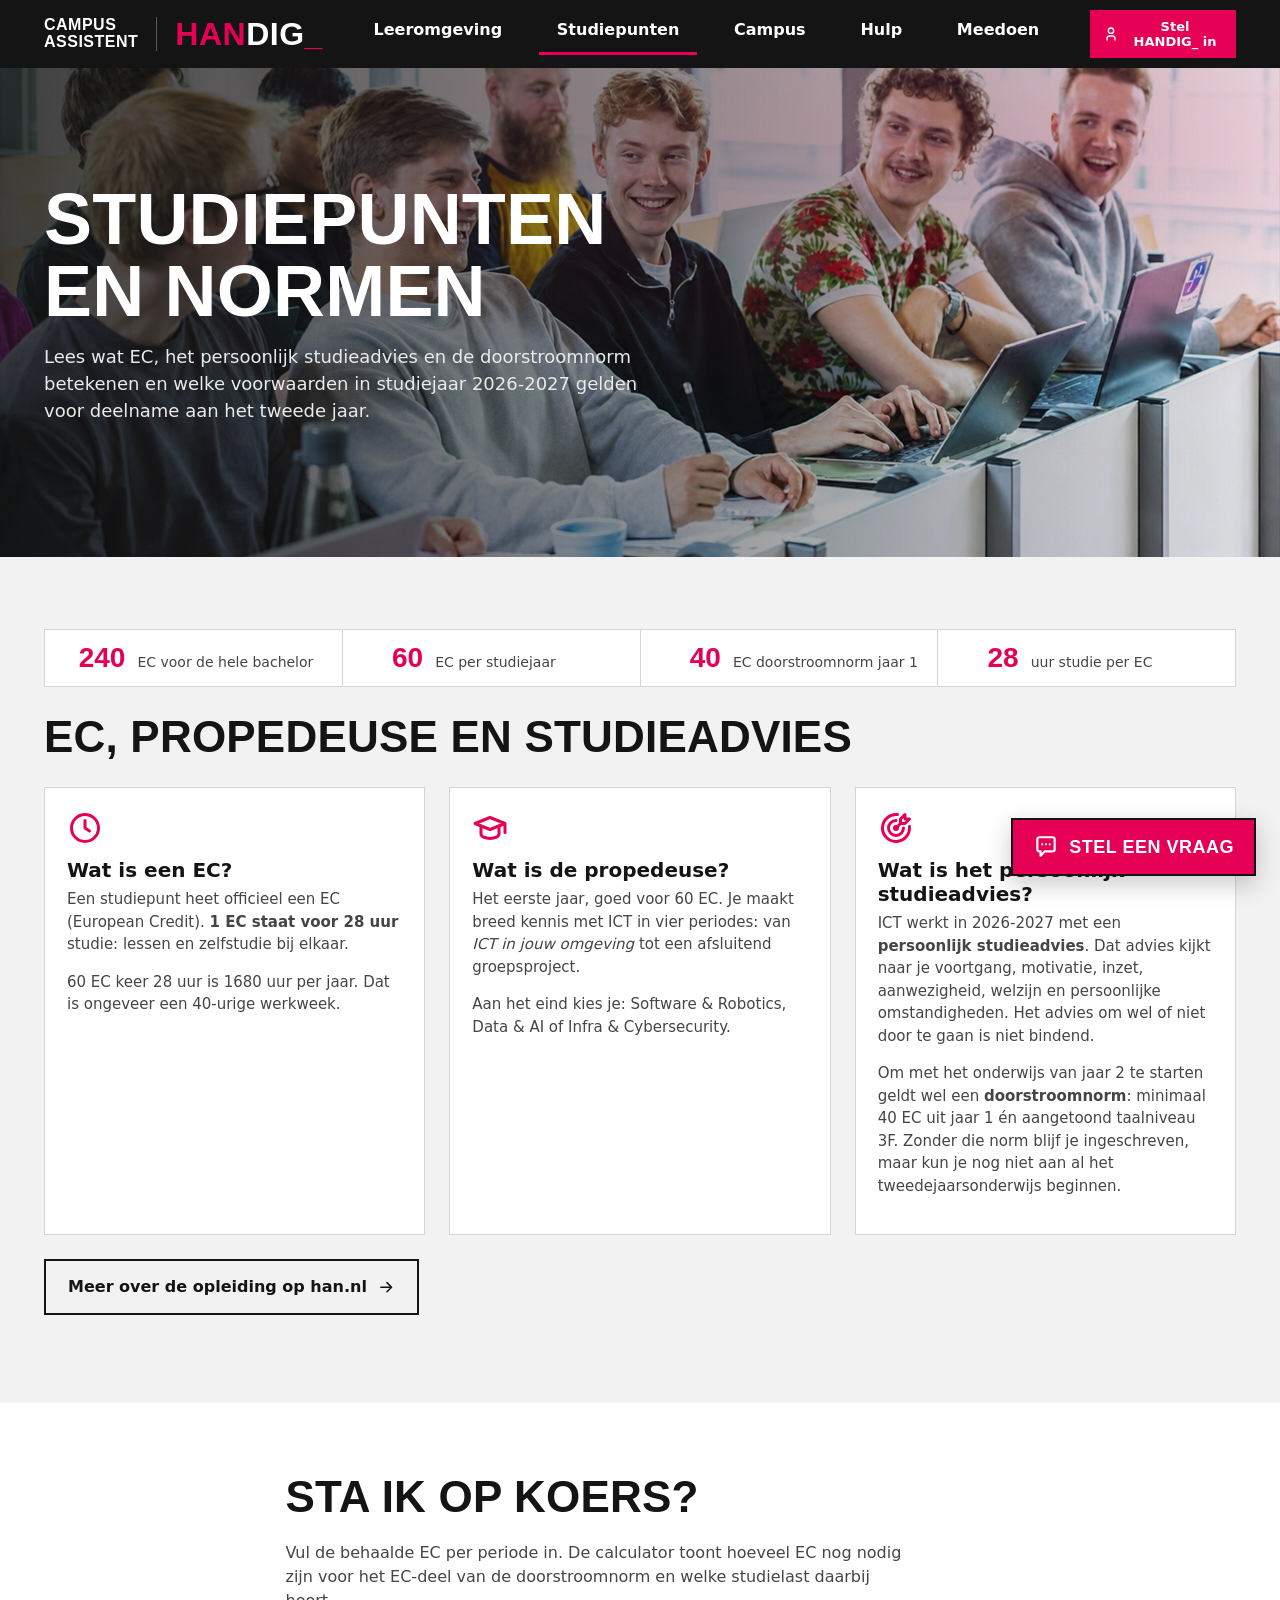
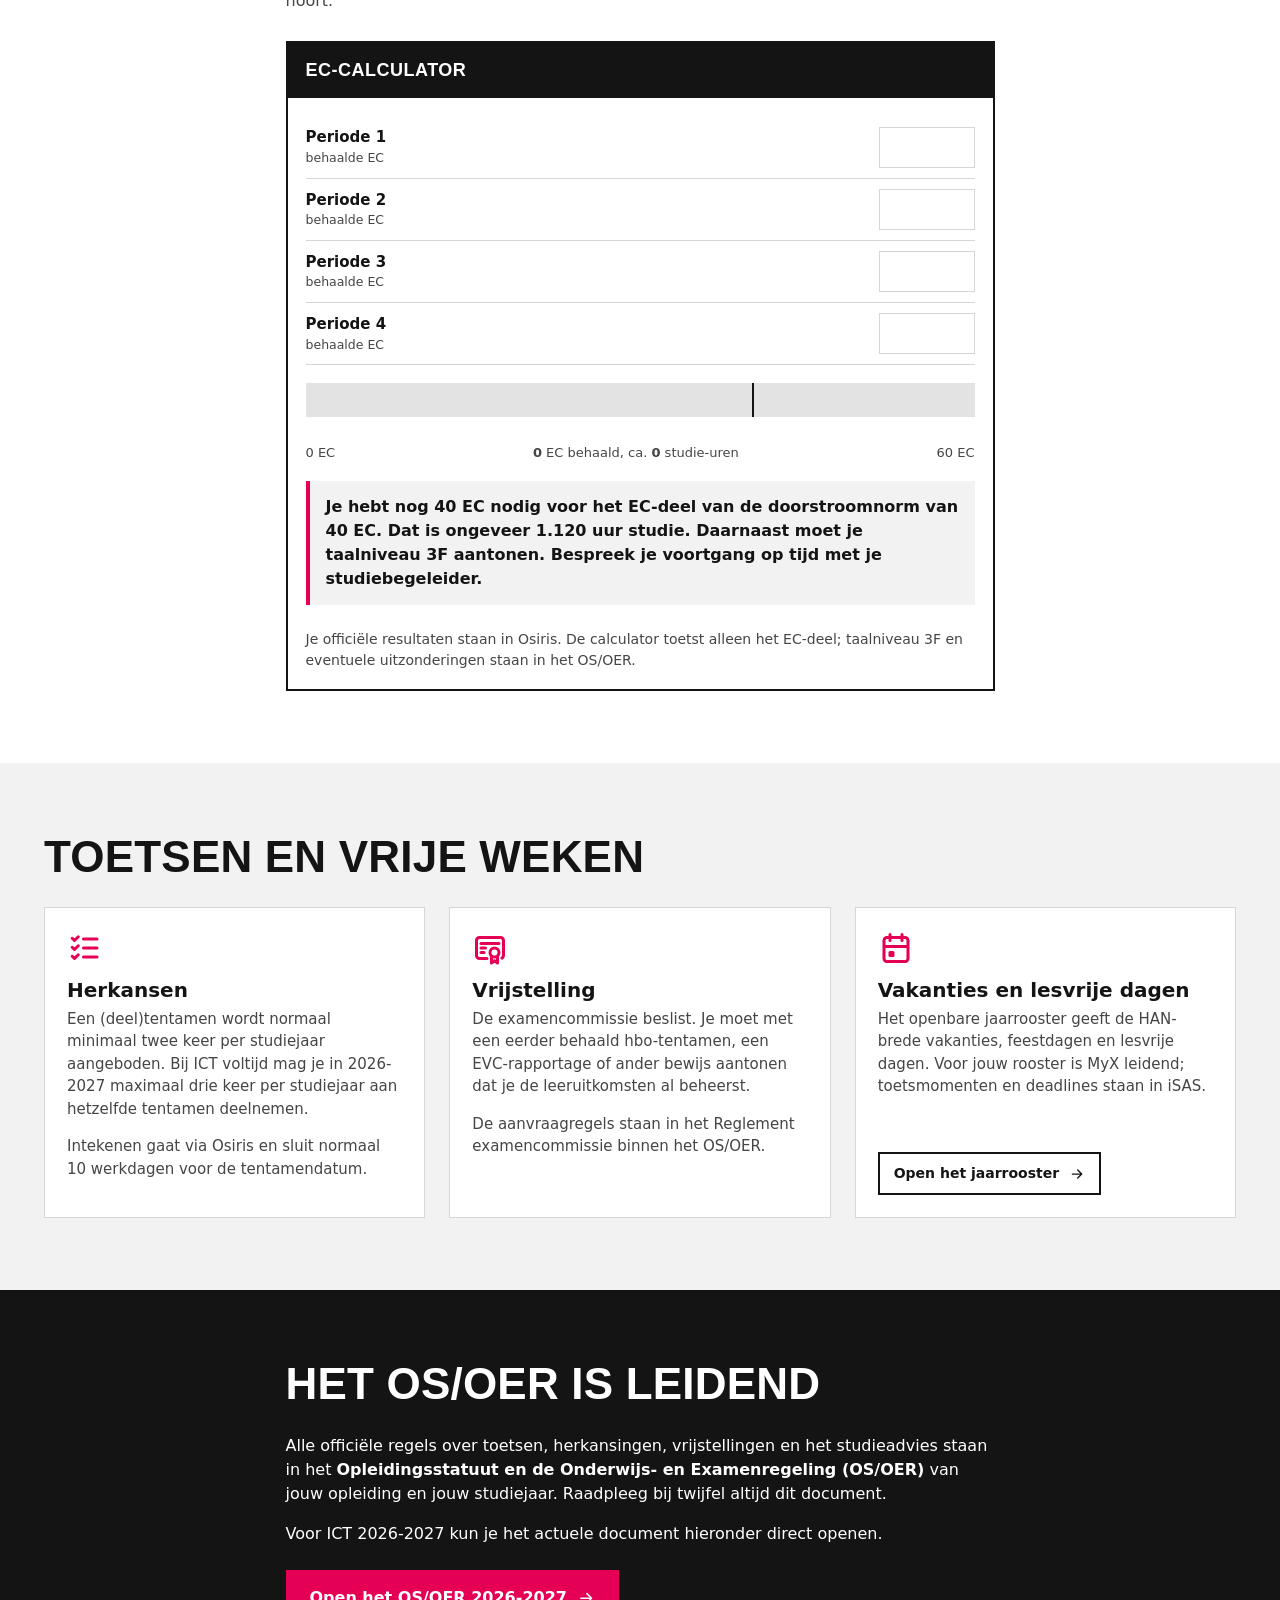
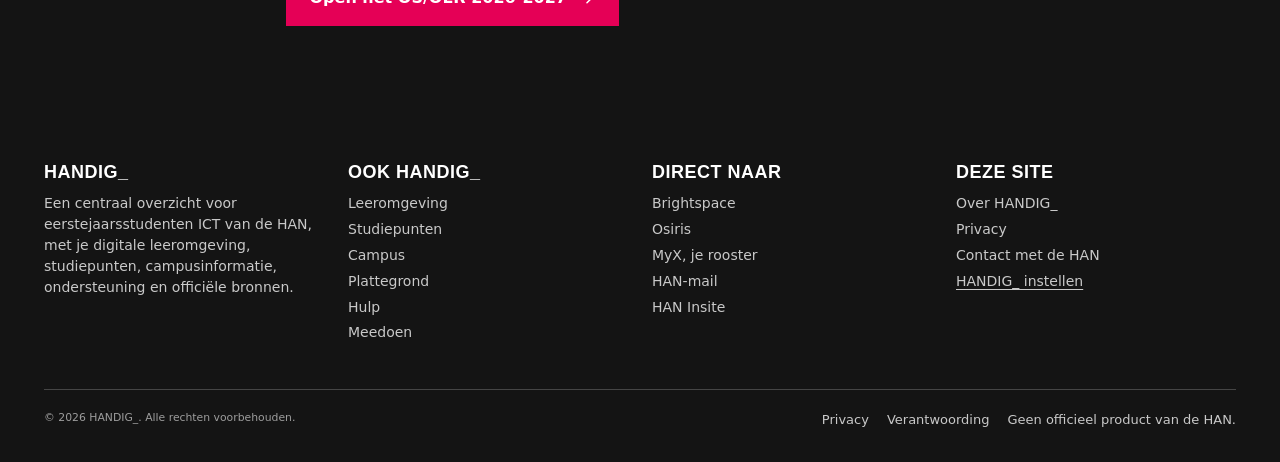
<file: studiepunten.html>
<!DOCTYPE html>
<html lang="nl">
<head>
<meta charset="utf-8">
<meta name="viewport" content="width=device-width, initial-scale=1">
<title>HANDIG_ Campus Assistent | Studiepunten</title>
<meta name="description" content="Hoeveel studiepunten (EC) heb je nodig in jaar 1? Uitleg over EC, de doorstroomnorm van 40 EC en de propedeuse, met een EC-calculator.">
<link rel="canonical" href="https://jasonispw.github.io/campus-assistent/studiepunten.html">
<meta property="og:type" content="website">
<meta property="og:site_name" content="HANDIG_ Campus Assistent">
<meta property="og:locale" content="nl_NL">
<meta property="og:url" content="https://jasonispw.github.io/campus-assistent/studiepunten.html">
<meta property="og:title" content="HANDIG_ Campus Assistent | Studiepunten">
<meta property="og:description" content="Hoeveel studiepunten (EC) heb je nodig in jaar 1? Uitleg over EC, de doorstroomnorm van 40 EC en de propedeuse, met een EC-calculator.">
<meta property="og:image" content="https://jasonispw.github.io/campus-assistent/assets/img/og/studiepunten.jpg">
<meta property="og:image:secure_url" content="https://jasonispw.github.io/campus-assistent/assets/img/og/studiepunten.jpg">
<meta property="og:image:type" content="image/jpeg">
<meta property="og:image:width" content="1200">
<meta property="og:image:height" content="630">
<meta property="og:image:alt" content="Overzichtskaart Studiepunten van HANDIG_">
<meta name="twitter:card" content="summary_large_image">
<meta name="twitter:title" content="HANDIG_ Campus Assistent | Studiepunten">
<meta name="twitter:description" content="Hoeveel studiepunten (EC) heb je nodig in jaar 1? Uitleg over EC, de doorstroomnorm van 40 EC en de propedeuse, met een EC-calculator.">
<meta name="twitter:image" content="https://jasonispw.github.io/campus-assistent/assets/img/og/studiepunten.jpg">
<meta name="twitter:image:alt" content="Overzichtskaart Studiepunten van HANDIG_">
<meta name="theme-color" content="#141414">
<link rel="icon" type="image/png" href="assets/favicon.png">
<link rel="apple-touch-icon" href="assets/favicon.png">
<link rel="preload" as="image" href="assets/img/han-ict-collegezaal.jpg?v=20260903b" fetchpriority="high">
<link rel="stylesheet" href="assets/css/base.css?v=20260903b">
<link rel="stylesheet" href="assets/css/layout.css?v=20260903b">
<link rel="stylesheet" href="assets/css/components.css?v=20260903b">
</head>
<body>
<a class="skip-link" href="#main">Naar de inhoud</a>

<header class="topbar">
  <div class="topbar__inner">
    <a class="wordmark" href="index.html?v=20260903b">
      <span class="wordmark__context">Campus<br>assistent</span>
      <span class="wordmark__naam"><span class="mark">HAN</span>DIG<span class="cursor">_</span></span>
    </a>
    <button class="nav-toggle" data-nav-toggle aria-expanded="false" aria-controls="hoofdmenu">
      <svg class="icon icon-menu" aria-hidden="true" focusable="false"><use href="#i-menu"></use></svg>
      <svg class="icon icon-close" aria-hidden="true" focusable="false"><use href="#i-close"></use></svg>
      <span class="visually-hidden">Menu</span>
    </button>
    <nav class="topnav" id="hoofdmenu" data-nav aria-label="Hoofdmenu">
      <ul>
        <li><a href="leeromgeving.html?v=20260903b">Leeromgeving</a></li>
        <li><a href="studiepunten.html?v=20260903b">Studiepunten</a></li>
        <li><a href="campus.html?v=20260903b">Campus</a></li>
        <li><a href="hulp.html?v=20260903b">Hulp</a></li>
        <li><a href="meedoen.html?v=20260903b">Meedoen</a></li>
      </ul>
    </nav>
    <div data-profiel></div>
  </div>
</header>

<main id="main">

  <section class="hero hero--punten">
    <div class="container">
      <h1>Studiepunten<br>en normen</h1>
      <p class="hero__lead">
        Lees wat EC, het persoonlijk studieadvies en de doorstroomnorm betekenen en welke voorwaarden
        in studiejaar 2026-2027 gelden voor deelname aan het tweede jaar.
      </p>
    </div>
  </section>

  <section class="section section--soft">
    <div class="container">
      <ul class="kerncijfers">
        <li><strong>240</strong> EC voor de hele bachelor</li>
        <li><strong>60</strong> EC per studiejaar</li>
        <li><strong>40</strong> EC doorstroomnorm jaar 1</li>
        <li><strong>28</strong> uur studie per EC</li>
      </ul>

      <div class="section__head">
        <h2>EC, propedeuse en studieadvies</h2>
      </div>

      <div class="grid grid--3">
        <article class="card">
          <svg class="icon icon--lg icon--pink card__icon" aria-hidden="true" focusable="false"><use href="#i-clock"></use></svg>

          <h3>Wat is een EC?</h3>

          <p>Een studiepunt heet officieel een EC (European Credit). <strong>1 EC staat voor 28 uur</strong>
             studie: lessen en zelfstudie bij elkaar.</p>
          <p>60 EC keer 28 uur is 1680 uur per jaar. Dat is ongeveer een 40-urige werkweek.</p>
        </article>

        <article class="card">
          <svg class="icon icon--lg icon--pink card__icon" aria-hidden="true" focusable="false"><use href="#i-school"></use></svg>

          <h3>Wat is de propedeuse?</h3>

          <p>Het eerste jaar, goed voor 60 EC. Je maakt breed kennis met ICT in vier periodes: van
             <em>ICT in jouw omgeving</em> tot een afsluitend groepsproject.</p>
          <p>Aan het eind kies je: Software &amp; Robotics, Data &amp; AI of Infra &amp; Cybersecurity.</p>
        </article>

        <article class="card">
          <svg class="icon icon--lg icon--pink card__icon" aria-hidden="true" focusable="false"><use href="#i-target"></use></svg>

          <h3>Wat is het persoonlijk studieadvies?</h3>

          <p>ICT werkt in 2026-2027 met een <strong>persoonlijk studieadvies</strong>. Dat advies kijkt naar
             je voortgang, motivatie, inzet, aanwezigheid, welzijn en persoonlijke omstandigheden. Het
             advies om wel of niet door te gaan is niet bindend.</p>
          <p>Om met het onderwijs van jaar 2 te starten geldt wel een <strong>doorstroomnorm</strong>:
             minimaal 40 EC uit jaar 1 én aangetoond taalniveau 3F. Zonder die norm blijf je ingeschreven,
             maar kun je nog niet aan al het tweedejaarsonderwijs beginnen.</p>
        </article>
      </div>
      <p class="u-mt24">
        <a class="btn btn--outline" href="https://www.han.nl/opleidingen/hbo/ict/voltijd/dit-is-je-studie/" target="_blank" rel="noopener">
          Meer over de opleiding op han.nl <svg class="icon" aria-hidden="true" focusable="false"><use href="#i-arrow-right"></use></svg></a>
      </p>
    </div>
  </section>

  <section class="section" id="calculator">
    <div class="container container--narrow">
      <div class="section__head">
        <h2>Sta ik op koers?</h2>
        <p>
          Vul de behaalde EC per periode in. De calculator toont hoeveel EC nog nodig zijn voor het
          EC-deel van de doorstroomnorm en welke studielast daarbij hoort.
        </p>
      </div>

      <div class="widget" data-ec-calculator>
        <div class="widget__head">
          <strong>EC-calculator</strong>
        </div>
        <div class="widget__body">
          <div class="field">
            <label for="p1">Periode 1 <small>behaalde EC</small></label>
            <input id="p1" type="text" inputmode="decimal" autocomplete="off" data-ec-periode>
          </div>
          <div class="field">
            <label for="p2">Periode 2 <small>behaalde EC</small></label>
            <input id="p2" type="text" inputmode="decimal" autocomplete="off" data-ec-periode>
          </div>
          <div class="field">
            <label for="p3">Periode 3 <small>behaalde EC</small></label>
            <input id="p3" type="text" inputmode="decimal" autocomplete="off" data-ec-periode>
          </div>
          <div class="field">
            <label for="p4">Periode 4 <small>behaalde EC</small></label>
            <input id="p4" type="text" inputmode="decimal" autocomplete="off" data-ec-periode>
          </div>

          <div class="meter">
            <div class="meter__track" role="progressbar" aria-label="Behaalde studiepunten"
                 aria-valuemin="0" aria-valuemax="60" aria-valuenow="0">
              <div class="meter__fill" data-ec-fill></div>
              <div class="meter__marker" data-ec-marker><span>Doorstroomnorm: 40 EC</span></div>
            </div>
            <div class="meter__legend">
              <span>0 EC</span>
              <span><strong data-ec-totaal>0</strong> EC behaald, ca. <strong data-ec-uren>0</strong> studie-uren</span>
              <span>60 EC</span>
            </div>
          </div>

          <div class="verdict" data-ec-oordeel role="status"></div>

          <p class="u-small u-muted u-mt24 u-mb0">
            Je officiële resultaten staan in Osiris. De calculator toetst alleen het EC-deel; taalniveau
            3F en eventuele uitzonderingen staan in het OS/OER.
          </p>
        </div>
      </div>
    </div>
  </section>

  <section class="section section--soft">
    <div class="container">
      <div class="section__head">
        <h2>Toetsen en vrije weken</h2>
      </div>

      <div class="grid grid--3">
        <article class="card">
          <svg class="icon icon--lg icon--pink card__icon" aria-hidden="true" focusable="false"><use href="#i-checklist"></use></svg>

          <h3>Herkansen</h3>

          <p>Een (deel)tentamen wordt normaal minimaal twee keer per studiejaar aangeboden. Bij ICT
             voltijd mag je in 2026-2027 maximaal drie keer per studiejaar aan hetzelfde tentamen deelnemen.</p>
          <p>Intekenen gaat via Osiris en sluit normaal 10 werkdagen voor de tentamendatum.</p>
        </article>

        <article class="card">
          <svg class="icon icon--lg icon--pink card__icon" aria-hidden="true" focusable="false"><use href="#i-certificate"></use></svg>

          <h3>Vrijstelling</h3>

          <p>De examencommissie beslist. Je moet met een eerder behaald hbo-tentamen, een EVC-rapportage
             of ander bewijs aantonen dat je de leeruitkomsten al beheerst.</p>
          <p>De aanvraagregels staan in het Reglement examencommissie binnen het OS/OER.</p>
        </article>

        <article class="card">
          <svg class="icon icon--lg icon--pink card__icon" aria-hidden="true" focusable="false"><use href="#i-calendar"></use></svg>

          <h3>Vakanties en lesvrije dagen</h3>

          <p>Het openbare jaarrooster geeft de HAN-brede vakanties, feestdagen en lesvrije dagen.
             Voor jouw rooster is MyX leidend; toetsmomenten en deadlines staan in iSAS.</p>

          <div class="card__foot">
            <a class="btn btn--outline btn--sm" href="https://www.han.nl/studeren/jaarrooster/" target="_blank" rel="noopener">Open het jaarrooster <svg class="icon" aria-hidden="true" focusable="false"><use href="#i-arrow-right"></use></svg></a>
          </div>
        </article>
      </div>
    </div>
  </section>

  <section class="section section--dark">
    <div class="container container--narrow">
      <div class="section__head">
        <h2>Het OS/OER is leidend</h2>
      </div>
      <p>
        Alle officiële regels over toetsen, herkansingen, vrijstellingen en het studieadvies staan in het
        <strong>Opleidingsstatuut en de Onderwijs- en Examenregeling (OS/OER)</strong> van jouw opleiding
        en jouw studiejaar. Raadpleeg bij twijfel altijd dit document.
      </p>
      <p>Voor ICT 2026-2027 kun je het actuele document hieronder direct openen.</p>
      <p class="u-mt24">
        <a class="btn btn--primary" href="https://www.han.nl/opleidingen/hbo/ict/voltijd/praktische-info/bacheloropleiding-ict-voltijd.pdf" target="_blank" rel="noopener">Open het OS/OER 2026-2027 <svg class="icon" aria-hidden="true" focusable="false"><use href="#i-arrow-right"></use></svg></a>
      </p>
    </div>
  </section>

</main>

<footer class="footer">
  <div class="container">
    <div class="footer__grid">
      <div>
        <h3>HANDIG_</h3>
        <p class="u-small">
          Een centraal overzicht voor eerstejaarsstudenten ICT van de HAN, met je digitale leeromgeving,
          studiepunten, campusinformatie, ondersteuning en officiële bronnen.
        </p>
      </div>
      <div>
        <h3>Ook HANDIG_</h3>
        <ul class="u-small">
          <li><a href="leeromgeving.html?v=20260903b">Leeromgeving</a></li>
          <li><a href="studiepunten.html?v=20260903b">Studiepunten</a></li>
          <li><a href="campus.html?v=20260903b">Campus</a></li>
          <li><a href="plattegrond.html?v=20260903b">Plattegrond</a></li>
          <li><a href="hulp.html?v=20260903b">Hulp</a></li>
          <li><a href="meedoen.html?v=20260903b">Meedoen</a></li>
        </ul>
      </div>
      <div>
        <h3>Direct naar</h3>
        <ul class="u-small">
          <li><a href="https://leren.han.nl" target="_blank" rel="noopener">Brightspace</a></li>
          <li><a href="https://han.osiris-student.nl/#/login" target="_blank" rel="noopener">Osiris</a></li>
          <li><a href="https://myx-han.xedule.nl/" target="_blank" rel="noopener">MyX, je rooster</a></li>
          <li><a href="https://office365.han.nl" target="_blank" rel="noopener">HAN-mail</a></li>
          <li><a href="https://www1.han.nl/insite/" target="_blank" rel="noopener">HAN Insite</a></li>
        </ul>
      </div>
      <div>
        <h3>Deze site</h3>
        <ul class="u-small">
          <li><a href="over.html?v=20260903b">Over HANDIG_</a></li>
          <li><a href="privacy.html?v=20260903b">Privacy</a></li>
          <li><a href="https://www.han.nl/contact/" target="_blank" rel="noopener">Contact met de HAN</a></li>
          <li><button type="button" class="footer__knop" data-onboarding-open>HANDIG_ instellen</button></li>
        </ul>
      </div>
    </div>
    <div class="footer__bottom">
      <small>&copy; 2026 HANDIG_. Alle rechten voorbehouden.</small>
      <span class="footer__legal">
        <a href="privacy.html?v=20260903b">Privacy</a>
        <a href="over.html?v=20260903b">Verantwoording</a>
        <span>Geen officieel product van de HAN.</span>
      </span>
    </div>
  </div>
</footer>

<svg class="sprite" aria-hidden="true" focusable="false"><defs>
<symbol id="i-alert" viewBox="0 0 24 24"><path fill="none" stroke="currentColor" stroke-linecap="round" stroke-linejoin="round" stroke-width="2" d="M12 9v4m-1.637-9.409L2.257 17.125a1.914 1.914 0 0 0 1.636 2.871h16.214a1.914 1.914 0 0 0 1.636-2.87L13.637 3.59a1.914 1.914 0 0 0-3.274 0M12 16h.01"/></symbol>
<symbol id="i-armchair" viewBox="0 0 24 24"><g fill="none" stroke="currentColor" stroke-linecap="round" stroke-linejoin="round" stroke-width="2"><path d="M5 11a2 2 0 0 1 2 2v2h10v-2a2 2 0 1 1 4 0v4a2 2 0 0 1-2 2H5a2 2 0 0 1-2-2v-4a2 2 0 0 1 2-2"/><path d="M5 11V6a3 3 0 0 1 3-3h8a3 3 0 0 1 3 3v5M6 19v2m12-2v2"/></g></symbol>
<symbol id="i-arrow-right" viewBox="0 0 24 24"><path fill="none" stroke="currentColor" stroke-linecap="round" stroke-linejoin="round" stroke-width="2" d="M5 12h14m-6 6l6-6m-6-6l6 6"/></symbol>
<symbol id="i-arrow-up" viewBox="0 0 24 24"><path fill="none" stroke="currentColor" stroke-linecap="round" stroke-linejoin="round" stroke-width="2" d="M12 5v14m6-8l-6-6m-6 6l6-6"/></symbol>
<symbol id="i-award" viewBox="0 0 24 24"><g fill="none" stroke="currentColor" stroke-linecap="round" stroke-linejoin="round" stroke-width="2"><path d="M6 9a6 6 0 1 0 12 0A6 6 0 1 0 6 9"/><path d="m12 15l3.4 5.89l1.598-3.233l3.598.232l-3.4-5.889M6.802 12l-3.4 5.89L7 17.657l1.598 3.232l3.4-5.889"/></g></symbol>
<symbol id="i-book" viewBox="0 0 24 24"><path fill="none" stroke="currentColor" stroke-linecap="round" stroke-linejoin="round" stroke-width="2" d="M3 19a9 9 0 0 1 9 0a9 9 0 0 1 9 0M3 6a9 9 0 0 1 9 0a9 9 0 0 1 9 0M3 6v13m9-13v13m9-13v13"/></symbol>
<symbol id="i-briefcase" viewBox="0 0 24 24"><g fill="none" stroke="currentColor" stroke-linecap="round" stroke-linejoin="round" stroke-width="2"><path d="M3 9a2 2 0 0 1 2-2h14a2 2 0 0 1 2 2v9a2 2 0 0 1-2 2H5a2 2 0 0 1-2-2zm5-2V5a2 2 0 0 1 2-2h4a2 2 0 0 1 2 2v2m-4 5v.01"/><path d="M3 13a20 20 0 0 0 18 0"/></g></symbol>
<symbol id="i-building" viewBox="0 0 24 24"><path fill="none" stroke="currentColor" stroke-linecap="round" stroke-linejoin="round" stroke-width="2" d="M3 21h18M9 8h1m-1 4h1m-1 4h1m4-8h1m-1 4h1m-1 4h1M5 21V5a2 2 0 0 1 2-2h10a2 2 0 0 1 2 2v16"/></symbol>
<symbol id="i-calculator" viewBox="0 0 24 24"><g fill="none" stroke="currentColor" stroke-linecap="round" stroke-linejoin="round" stroke-width="2"><path d="M4 5a2 2 0 0 1 2-2h12a2 2 0 0 1 2 2v14a2 2 0 0 1-2 2H6a2 2 0 0 1-2-2z"/><path d="M8 8a1 1 0 0 1 1-1h6a1 1 0 0 1 1 1v1a1 1 0 0 1-1 1H9a1 1 0 0 1-1-1zm0 6v.01m4-.01v.01m4-.01v.01M8 17v.01m4-.01v.01m4-.01v.01"/></g></symbol>
<symbol id="i-calendar" viewBox="0 0 24 24"><g fill="none" stroke="currentColor" stroke-linecap="round" stroke-linejoin="round" stroke-width="2"><path d="M4 7a2 2 0 0 1 2-2h12a2 2 0 0 1 2 2v12a2 2 0 0 1-2 2H6a2 2 0 0 1-2-2zm12-4v4M8 3v4m-4 4h16"/><path d="M8 15h2v2H8z"/></g></symbol>
<symbol id="i-certificate" viewBox="0 0 24 24"><g fill="none" stroke="currentColor" stroke-linecap="round" stroke-linejoin="round" stroke-width="2"><path d="M12 15a3 3 0 1 0 6 0a3 3 0 1 0-6 0"/><path d="M13 17.5V22l2-1.5l2 1.5v-4.5"/><path d="M10 19H5a2 2 0 0 1-2-2V7c0-1.1.9-2 2-2h14a2 2 0 0 1 2 2v10a2 2 0 0 1-1 1.73M6 9h12M6 12h3m-3 3h2"/></g></symbol>
<symbol id="i-check" viewBox="0 0 24 24"><path fill="none" stroke="currentColor" stroke-linecap="round" stroke-linejoin="round" stroke-width="2" d="m5 12l5 5L20 7"/></symbol>
<symbol id="i-checklist" viewBox="0 0 24 24"><path fill="none" stroke="currentColor" stroke-linecap="round" stroke-linejoin="round" stroke-width="2" d="M3.5 5.5L5 7l2.5-2.5m-4 7L5 13l2.5-2.5m-4 7L5 19l2.5-2.5M11 6h9m-9 6h9m-9 6h9"/></symbol>
<symbol id="i-clock" viewBox="0 0 24 24"><path fill="none" stroke="currentColor" stroke-linecap="round" stroke-linejoin="round" stroke-width="2" d="M3 12a9 9 0 1 0 18 0a9 9 0 1 0-18 0m9 0l3 2m-3-7v5"/></symbol>
<symbol id="i-close" viewBox="0 0 24 24"><path fill="none" stroke="currentColor" stroke-linecap="round" stroke-linejoin="round" stroke-width="2" d="M18 6L6 18M6 6l12 12"/></symbol>
<symbol id="i-coins" viewBox="0 0 24 24"><g fill="none" stroke="currentColor" stroke-linecap="round" stroke-linejoin="round" stroke-width="2"><path d="M9 14c0 1.657 2.686 3 6 3s6-1.343 6-3s-2.686-3-6-3s-6 1.343-6 3"/><path d="M9 14v4c0 1.656 2.686 3 6 3s6-1.344 6-3v-4M3 6c0 1.072 1.144 2.062 3 2.598s4.144.536 6 0S15 7.072 15 6s-1.144-2.062-3-2.598s-4.144-.536-6 0S3 4.928 3 6"/><path d="M3 6v10c0 .888.772 1.45 2 2"/><path d="M3 11c0 .888.772 1.45 2 2"/></g></symbol>
<symbol id="i-confetti" viewBox="0 0 24 24"><path fill="none" stroke="currentColor" stroke-linecap="round" stroke-linejoin="round" stroke-width="2" d="M4 5h2M5 4v2m6.5-2L11 6m7-1h2m-1-1v2m-4 3l-1 1m4 3l2-.5M18 19h2m-1-1v2m-5-3.482L7.482 10l-4.39 9.58a1 1 0 0 0 1.329 1.329z"/></symbol>
<symbol id="i-dashboard" viewBox="0 0 24 24"><path fill="none" stroke="currentColor" stroke-linecap="round" stroke-linejoin="round" stroke-width="2" d="M5 4h4a1 1 0 0 1 1 1v6a1 1 0 0 1-1 1H5a1 1 0 0 1-1-1V5a1 1 0 0 1 1-1m0 12h4a1 1 0 0 1 1 1v2a1 1 0 0 1-1 1H5a1 1 0 0 1-1-1v-2a1 1 0 0 1 1-1m10-4h4a1 1 0 0 1 1 1v6a1 1 0 0 1-1 1h-4a1 1 0 0 1-1-1v-6a1 1 0 0 1 1-1m0-8h4a1 1 0 0 1 1 1v2a1 1 0 0 1-1 1h-4a1 1 0 0 1-1-1V5a1 1 0 0 1 1-1"/></symbol>
<symbol id="i-door-enter" viewBox="0 0 24 24"><path fill="none" stroke="currentColor" stroke-linecap="round" stroke-linejoin="round" stroke-width="2" d="M13 12v.01M3 21h18M5 21V5a2 2 0 0 1 2-2h6m4 10.5V21m4-14h-7m3-3l-3 3l3 3"/></symbol>
<symbol id="i-elevator" viewBox="0 0 24 24"><g fill="none" stroke="currentColor" stroke-linecap="round" stroke-linejoin="round" stroke-width="2"><path d="M5 5a1 1 0 0 1 1-1h12a1 1 0 0 1 1 1v14a1 1 0 0 1-1 1H6a1 1 0 0 1-1-1z"/><path d="m10 10l2-2l2 2m-4 4l2 2l2-2"/></g></symbol>
<symbol id="i-error404" viewBox="0 0 24 24"><path fill="none" stroke="currentColor" stroke-linecap="round" stroke-linejoin="round" stroke-width="2" d="M3 8v3a1 1 0 0 0 1 1h3m0-4v8m10-8v3a1 1 0 0 0 1 1h3m0-4v8m-11-6v4a2 2 0 1 0 4 0v-4a2 2 0 1 0-4 0"/></symbol>
<symbol id="i-heart" viewBox="0 0 24 24"><g fill="none" stroke="currentColor" stroke-linecap="round" stroke-linejoin="round" stroke-width="2"><path d="M19.5 12.572L12 20l-7.5-7.428A5 5 0 1 1 12 6.006a5 5 0 1 1 7.5 6.572"/><path d="M12 6L8.707 9.293a1 1 0 0 0 0 1.414l.543.543c.69.69 1.81.69 2.5 0l1-1a3.18 3.18 0 0 1 4.5 0l2.25 2.25m-7 3l2 2M15 13l2 2"/></g></symbol>
<symbol id="i-home" viewBox="0 0 24 24"><g fill="none" stroke="currentColor" stroke-linecap="round" stroke-linejoin="round" stroke-width="2"><path d="M5 12H3l9-9l9 9h-2M5 12v7a2 2 0 0 0 2 2h10a2 2 0 0 0 2-2v-7"/><path d="M9 21v-6a2 2 0 0 1 2-2h2a2 2 0 0 1 2 2v6"/></g></symbol>
<symbol id="i-info" viewBox="0 0 24 24"><g fill="none" stroke="currentColor" stroke-linecap="round" stroke-linejoin="round" stroke-width="2"><path d="M3 12a9 9 0 1 0 18 0a9 9 0 0 0-18 0m9-3h.01"/><path d="M11 12h1v4h1"/></g></symbol>
<symbol id="i-key" viewBox="0 0 24 24"><path fill="none" stroke="currentColor" stroke-linecap="round" stroke-linejoin="round" stroke-width="2" d="m16.555 3.843l3.602 3.602a2.877 2.877 0 0 1 0 4.069l-2.643 2.643a2.877 2.877 0 0 1-4.069 0l-.301-.301l-6.558 6.558a2 2 0 0 1-1.239.578L5.172 21H4a1 1 0 0 1-.993-.883L3 20v-1.172a2 2 0 0 1 .467-1.284l.119-.13L4 17h2v-2h2v-2l2.144-2.144l-.301-.301a2.877 2.877 0 0 1 0-4.069l2.643-2.643a2.877 2.877 0 0 1 4.069 0M15 9h.01"/></symbol>
<symbol id="i-laptop" viewBox="0 0 24 24"><path fill="none" stroke="currentColor" stroke-linecap="round" stroke-linejoin="round" stroke-width="2" d="M3 19h18M5 7a1 1 0 0 1 1-1h12a1 1 0 0 1 1 1v8a1 1 0 0 1-1 1H6a1 1 0 0 1-1-1z"/></symbol>
<symbol id="i-lifebuoy" viewBox="0 0 24 24"><g fill="none" stroke="currentColor" stroke-linecap="round" stroke-linejoin="round" stroke-width="2"><path d="M8 12a4 4 0 1 0 8 0a4 4 0 1 0-8 0"/><path d="M3 12a9 9 0 1 0 18 0a9 9 0 1 0-18 0m12 3l3.35 3.35M9 15l-3.35 3.35m0-12.7L9 9m9.35-3.35L15 9"/></g></symbol>
<symbol id="i-mail" viewBox="0 0 24 24"><g fill="none" stroke="currentColor" stroke-linecap="round" stroke-linejoin="round" stroke-width="2"><path d="M3 7a2 2 0 0 1 2-2h14a2 2 0 0 1 2 2v10a2 2 0 0 1-2 2H5a2 2 0 0 1-2-2z"/><path d="m3 7l9 6l9-6"/></g></symbol>
<symbol id="i-map-2" viewBox="0 0 24 24"><path fill="none" stroke="currentColor" stroke-linecap="round" stroke-linejoin="round" stroke-width="2" d="M12 18.5L9 17l-6 3V7l6-3l6 3l6-3v7.5M9 4v13m6-10v5.5m6.121 7.621a3 3 0 1 0-4.242 0Q17.506 20.749 19 22q1.577-1.335 2.121-1.879M19 18v.01"/></symbol>
<symbol id="i-map-pin" viewBox="0 0 24 24"><g fill="none" stroke="currentColor" stroke-linecap="round" stroke-linejoin="round" stroke-width="2"><path d="M9 11a3 3 0 1 0 6 0a3 3 0 0 0-6 0"/><path d="M17.657 16.657L13.414 20.9a2 2 0 0 1-2.827 0l-4.244-4.243a8 8 0 1 1 11.314 0"/></g></symbol>
<symbol id="i-menu" viewBox="0 0 24 24"><path fill="none" stroke="currentColor" stroke-linecap="round" stroke-linejoin="round" stroke-width="2" d="M4 6h16M4 12h16M4 18h16"/></symbol>
<symbol id="i-message" viewBox="0 0 24 24"><path fill="none" stroke="currentColor" stroke-linecap="round" stroke-linejoin="round" stroke-width="2" d="M4 5a2 2 0 0 1 2-2h12a2 2 0 0 1 2 2v9a2 2 0 0 1-2 2h-7l-4 4v-4H6a2 2 0 0 1-2-2zm4.5 4.5h.01m3.49 0h.01m3.49 0h.01"/></symbol>
<symbol id="i-parking" viewBox="0 0 24 24"><g fill="none" stroke="currentColor" stroke-linecap="round" stroke-linejoin="round" stroke-width="2"><path d="M3 5a2 2 0 0 1 2-2h14a2 2 0 0 1 2 2v14a2 2 0 0 1-2 2H5a2 2 0 0 1-2-2z"/><path d="M10 16V8h2.667C13.403 8 14 8.895 14 10s-.597 2-1.333 2H10"/></g></symbol>
<symbol id="i-phone" viewBox="0 0 24 24"><path fill="none" stroke="currentColor" stroke-linecap="round" stroke-linejoin="round" stroke-width="2" d="M5 4h4l2 5l-2.5 1.5a11 11 0 0 0 5 5L15 13l5 2v4a2 2 0 0 1-2 2A16 16 0 0 1 3 6a2 2 0 0 1 2-2"/></symbol>
<symbol id="i-route" viewBox="0 0 24 24"><path fill="none" stroke="currentColor" stroke-linecap="round" stroke-linejoin="round" stroke-width="2" d="M3 19a2 2 0 1 0 4 0a2 2 0 0 0-4 0M19 7a2 2 0 1 0 0-4a2 2 0 0 0 0 4m-8 12h5.5a3.5 3.5 0 0 0 0-7h-8a3.5 3.5 0 0 1 0-7H13"/></symbol>
<symbol id="i-school" viewBox="0 0 24 24"><g fill="none" stroke="currentColor" stroke-linecap="round" stroke-linejoin="round" stroke-width="2"><path d="M22 9L12 5L2 9l10 4zv6"/><path d="M6 10.6V16a6 3 0 0 0 12 0v-5.4"/></g></symbol>
<symbol id="i-search" viewBox="0 0 24 24"><path fill="none" stroke="currentColor" stroke-linecap="round" stroke-linejoin="round" stroke-width="2" d="M3 10a7 7 0 1 0 14 0a7 7 0 1 0-14 0m18 11l-6-6"/></symbol>
<symbol id="i-settings" viewBox="0 0 24 24"><path fill="none" stroke="currentColor" stroke-linecap="round" stroke-linejoin="round" stroke-width="2" d="M12 6a2 2 0 1 0 4 0a2 2 0 1 0-4 0M4 6h8m4 0h4M6 12a2 2 0 1 0 4 0a2 2 0 1 0-4 0m-2 0h2m4 0h10m-5 6a2 2 0 1 0 4 0a2 2 0 1 0-4 0M4 18h11m4 0h1"/></symbol>
<symbol id="i-spinner" viewBox="0 0 24 24"><path fill="currentColor" d="M12,1A11,11,0,1,0,23,12,11,11,0,0,0,12,1Zm0,19a8,8,0,1,1,8-8A8,8,0,0,1,12,20Z" opacity=".25"/><path fill="currentColor" d="M12,4a8,8,0,0,1,7.89,6.7A1.53,1.53,0,0,0,21.38,12h0a1.5,1.5,0,0,0,1.48-1.75,11,11,0,0,0-21.72,0A1.5,1.5,0,0,0,2.62,12h0a1.53,1.53,0,0,0,1.49-1.3A8,8,0,0,1,12,4Z"><animateTransform attributeName="transform" dur="0.75s" repeatCount="indefinite" type="rotate" values="0 12 12;360 12 12"/></path></symbol>
<symbol id="i-target" viewBox="0 0 24 24"><g fill="none" stroke="currentColor" stroke-linecap="round" stroke-linejoin="round" stroke-width="2"><path d="M11 12a1 1 0 1 0 2 0a1 1 0 1 0-2 0"/><path d="M12 7a5 5 0 1 0 5 5"/><path d="M13 3.055A9 9 0 1 0 20.941 11"/><path d="M15 6v3h3l3-3h-3V3zm0 3l-3 3"/></g></symbol>
<symbol id="i-user" viewBox="0 0 24 24"><path fill="none" stroke="currentColor" stroke-linecap="round" stroke-linejoin="round" stroke-width="2" d="M8 7a4 4 0 1 0 8 0a4 4 0 0 0-8 0M6 21v-2a4 4 0 0 1 4-4h4a4 4 0 0 1 4 4v2"/></symbol>
<symbol id="i-users" viewBox="0 0 24 24"><path fill="none" stroke="currentColor" stroke-linecap="round" stroke-linejoin="round" stroke-width="2" d="M5 7a4 4 0 1 0 8 0a4 4 0 1 0-8 0M3 21v-2a4 4 0 0 1 4-4h4a4 4 0 0 1 4 4v2m1-17.87a4 4 0 0 1 0 7.75M21 21v-2a4 4 0 0 0-3-3.85"/></symbol>
<symbol id="i-users-group" viewBox="0 0 24 24"><path fill="none" stroke="currentColor" stroke-linecap="round" stroke-linejoin="round" stroke-width="2" d="M10 13a2 2 0 1 0 4 0a2 2 0 0 0-4 0m-2 8v-1a2 2 0 0 1 2-2h4a2 2 0 0 1 2 2v1M15 5a2 2 0 1 0 4 0a2 2 0 0 0-4 0m2 5h2a2 2 0 0 1 2 2v1M5 5a2 2 0 1 0 4 0a2 2 0 0 0-4 0m-2 8v-1a2 2 0 0 1 2-2h2"/></symbol>
<symbol id="i-wheelchair" viewBox="0 0 24 24"><g fill="none" stroke="currentColor" stroke-linecap="round" stroke-linejoin="round" stroke-width="2"><path d="M3 16a5 5 0 1 0 10 0a5 5 0 1 0-10 0m14 3a2 2 0 1 0 4 0a2 2 0 1 0-4 0"/><path d="M19 17a3 3 0 0 0-3-3h-3.4M3 3h1a2 2 0 0 1 2 2v6m0-3h11m-2 0v6"/></g></symbol>
<symbol id="i-wifi" viewBox="0 0 24 24"><g fill="none" stroke="currentColor" stroke-linecap="round" stroke-linejoin="round" stroke-width="2"><path d="M12 18h.01m-2.838-2.828a4 4 0 0 1 5.656 0m-8.485-2.829a8 8 0 0 1 11.314 0"/><path d="M3.515 9.515c4.686-4.687 12.284-4.687 17 0"/></g></symbol>
</defs></svg>

<script src="assets/js/ec-calculator.js?v=20260903b"></script>
<script src="assets/js/kb.js?v=20260903b"></script>
<script src="assets/js/assistent.js?v=20260903b"></script>
<script src="assets/js/app.js?v=20260903b"></script>
<script src="assets/js/onboarding.js?v=20260903b"></script>
</body>
</html>
</file>
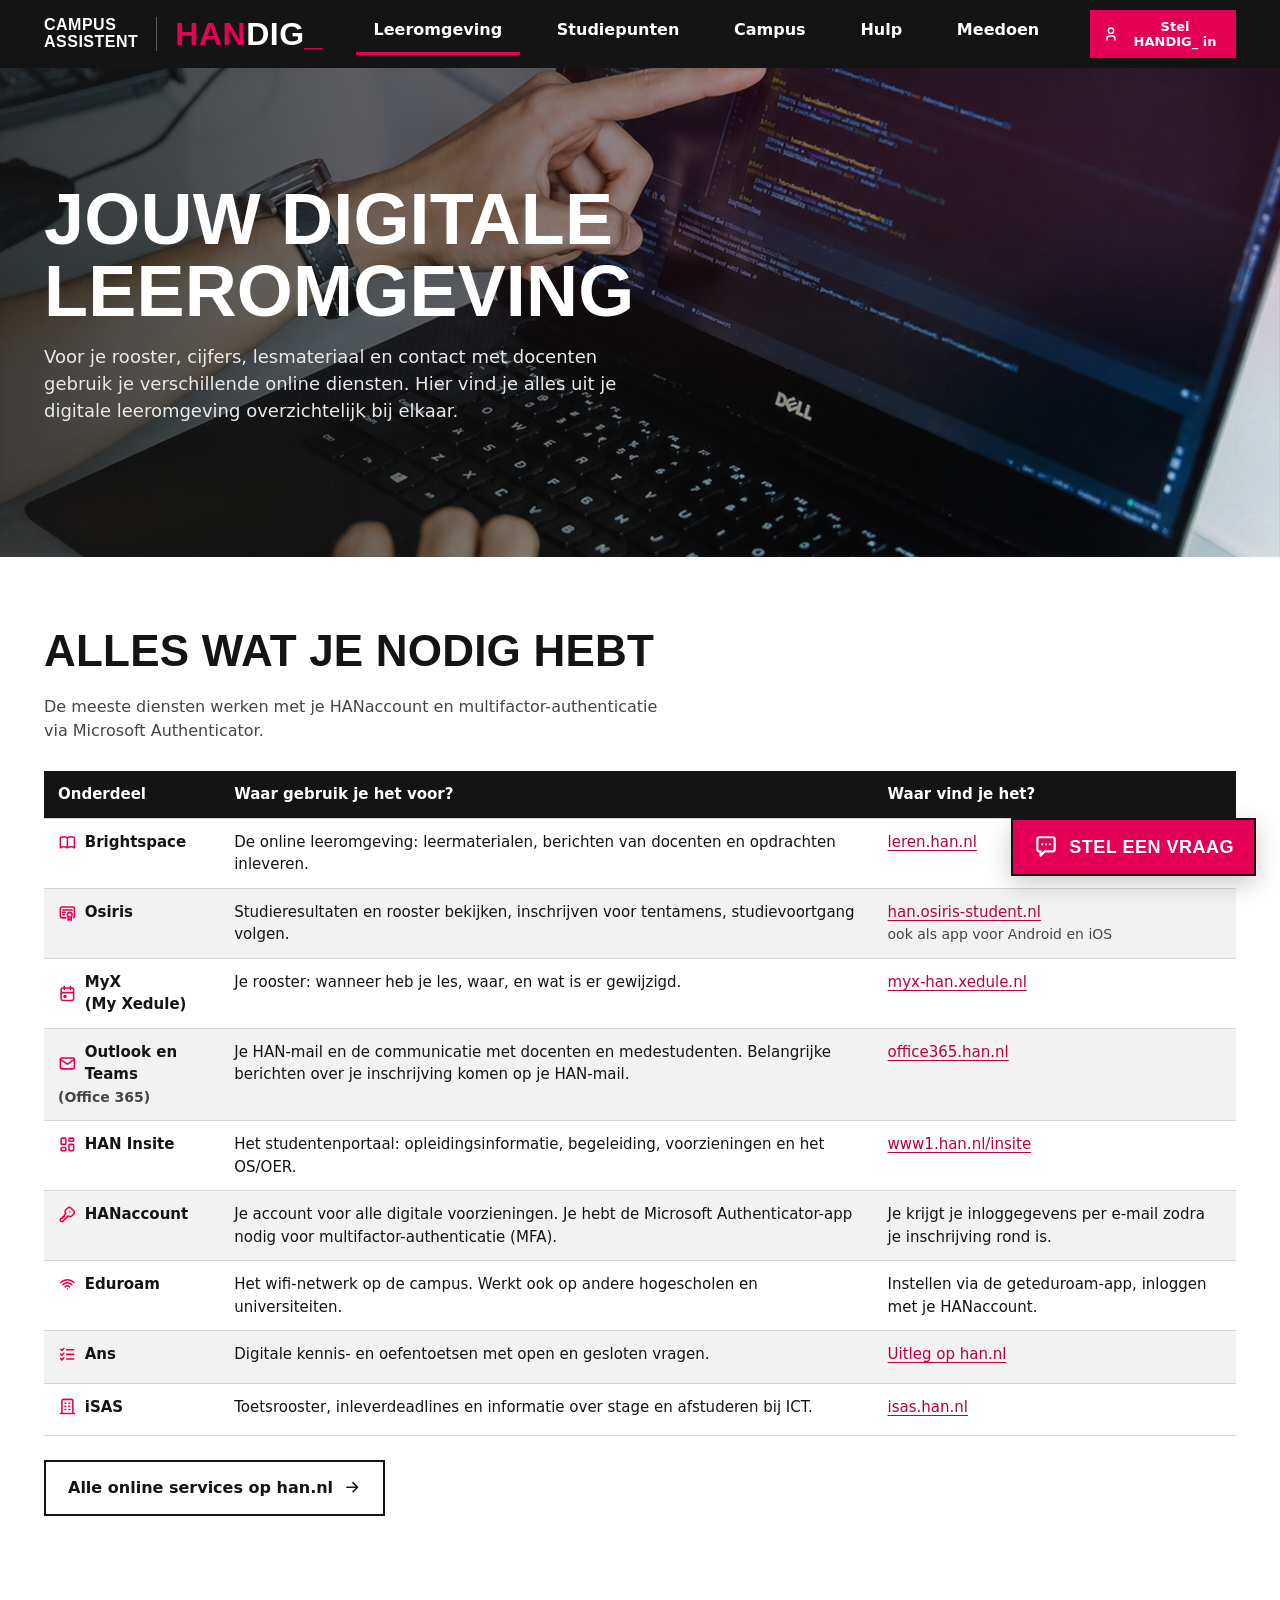
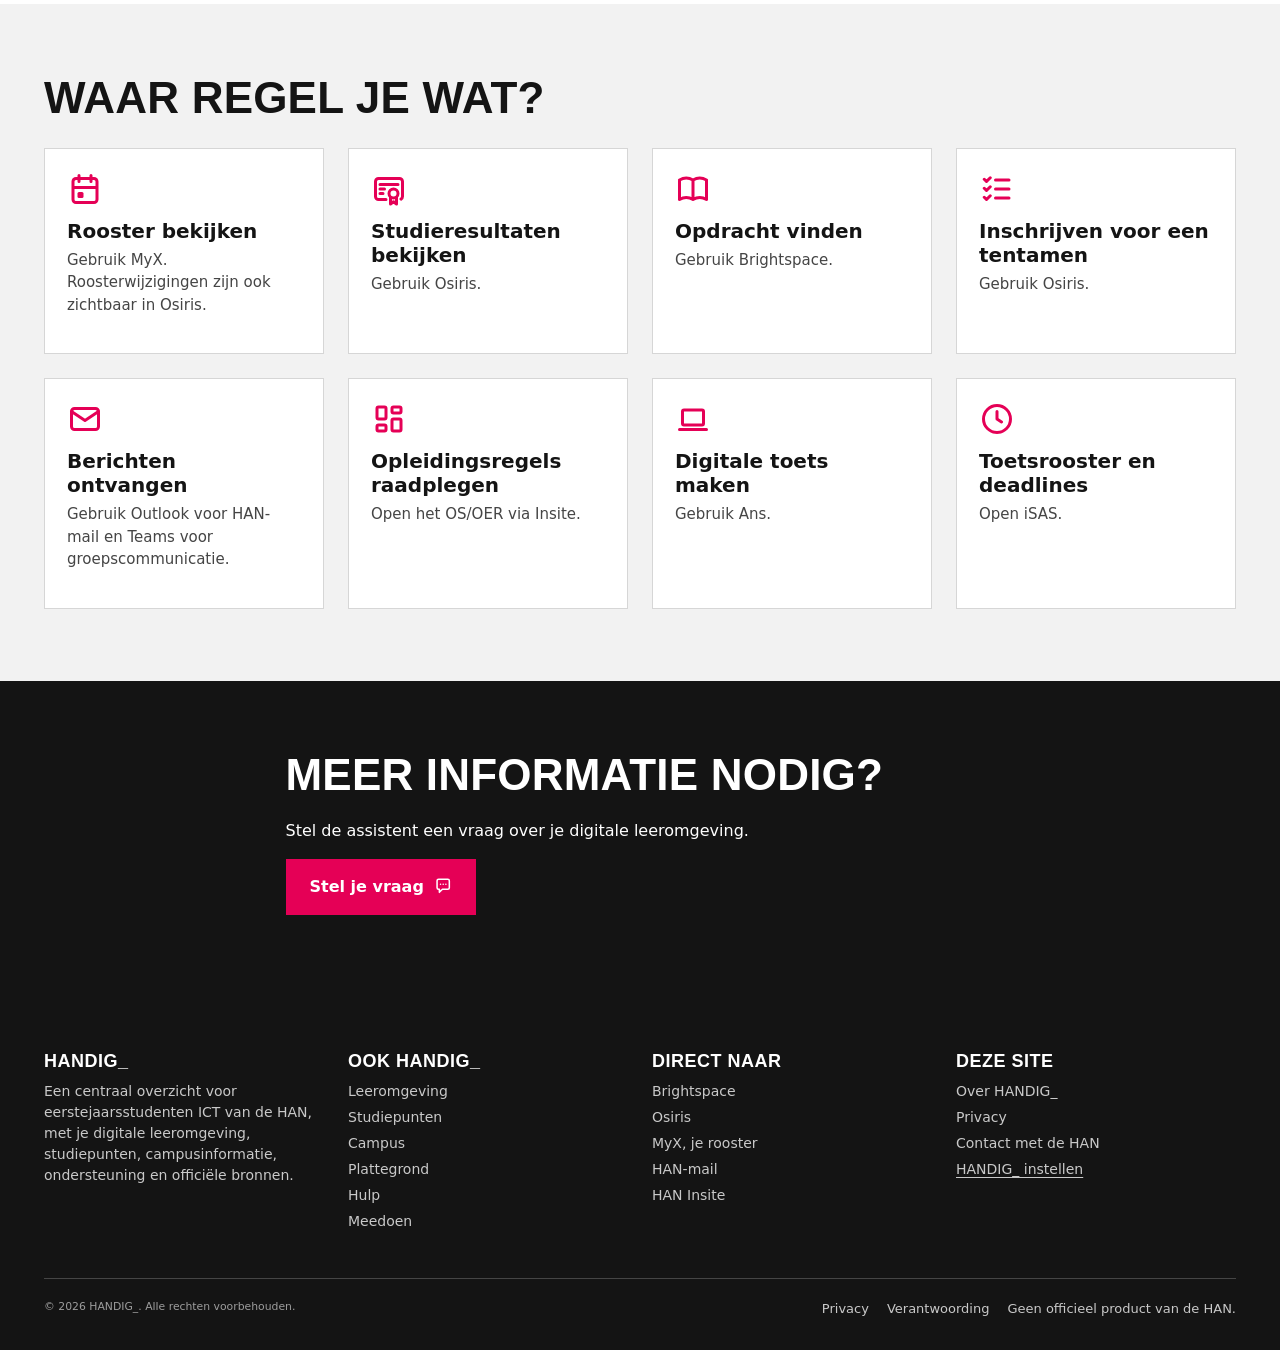
<file: systemen.html>
<!DOCTYPE html>
<html lang="nl">
<head>
<meta charset="utf-8">
<meta name="viewport" content="width=device-width, initial-scale=1">
<meta name="robots" content="noindex">
<meta http-equiv="refresh" content="0; url=leeromgeving.html?v=20260903b">
<link rel="canonical" href="https://jasonispw.github.io/campus-assistent/leeromgeving.html">
<title>Doorsturen naar Leeromgeving | HANDIG_ Campus Assistent</title>
</head>
<body>
<p>Deze pagina is verplaatst naar <a href="leeromgeving.html?v=20260903b">Leeromgeving</a>.</p>
<script>location.replace("leeromgeving.html?v=20260903b" + location.hash);</script>
</body>
</html>
</file>
<file: assets/css/base.css>
:root {
  --han-pink: #e50056;
  --han-pink-dark: #b80045;
  --han-link: #b80045;
  --han-black: #141414;
  --han-dark: #262626;
  --han-gray: #454545;
  --han-gray-mid: #6b6b6b;
  --han-line: #d6d6d6;
  --han-bg-soft: #f2f2f2;
  --han-bg-alt: #e3e3e3;
  --han-white: #ffffff;

  --ok: #0f7b45;
  --ok-soft: #e4f3ea;
  --fout: #b3001b;
  --fout-soft: #fbe9eb;

  --font-body: "Avenir Next", Avenir, "Segoe UI", system-ui, -apple-system, sans-serif;
  --font-head: "Avenir Next Condensed", "Archivo Narrow", "Arial Narrow", "Segoe UI", sans-serif;

  --space-xs: 8px;
  --space-sm: 12px;
  --space-md: 18px;
  --space-lg: 24px;

  --nav-height: 68px;
  --container: 1240px;
  --single-column: 757px;
  --gutter: var(--space-lg);
}

*, *::before, *::after { box-sizing: border-box; }

html { scroll-padding-top: calc(var(--nav-height) + 16px); }

html,
body {
  scrollbar-width: none;
  -ms-overflow-style: none;
}

html::-webkit-scrollbar,
body::-webkit-scrollbar { display: none; }

@media (prefers-reduced-motion: no-preference) {
  html { scroll-behavior: smooth; }
}

body {
  margin: 0;
  font-family: var(--font-body);
  font-size: 16px;
  line-height: 1.5;
  color: var(--han-black);
  background: var(--han-white);
  -webkit-font-smoothing: antialiased;
}

img, svg { max-width: 100%; display: block; }

a { color: var(--han-link); text-decoration: underline; text-underline-offset: 3px; }
a:hover { color: var(--han-black); }

h1, h2, h3, h4 { margin: 0 0 .5em; }

h1, h2 {
  font-family: var(--font-head);
  font-weight: 700;
  text-transform: uppercase;
  line-height: 1;
  letter-spacing: .2px;
}
h1 { font-size: clamp(2.5rem, 6vw, 4.5rem); }
h2 { font-size: clamp(1.85rem, 3.6vw, 2.75rem); }
h3 { font-family: var(--font-body); font-weight: 600; font-size: 1.25rem; line-height: 1.2; }
h4 { font-family: var(--font-body); font-weight: 600; font-size: 1rem; }

p { margin: 0 0 1em; }
ul, ol { margin: 0 0 1em; padding-left: 1.25em; }
li { margin-bottom: .35em; }

:focus-visible { outline: 3px solid var(--han-pink); outline-offset: 2px; }

.visually-hidden {
  position: absolute; width: 1px; height: 1px; overflow: hidden;
  clip: rect(0 0 0 0); clip-path: inset(50%); white-space: nowrap;
}

.skip-link {
  position: absolute; left: 8px; top: -60px; z-index: 200;
  background: var(--han-pink); color: #fff; padding: 12px 18px;
  font-weight: 600; text-decoration: none; transition: top .15s;
}
.skip-link:focus { top: 8px; color: #fff; }

.u-muted { color: var(--han-gray); }
.u-small { font-size: .875rem; }
.u-mb0 { margin-bottom: 0; }
.u-mt24 { margin-top: var(--space-lg); }
.u-push-right { margin-left: auto; }

.geen-scroll { overflow: hidden; }

@media (prefers-reduced-motion: reduce) {
  *, *::before, *::after {
    animation-duration: .01ms !important;
    animation-iteration-count: 1 !important;
    transition-duration: .01ms !important;
  }
}

@media print {
  .topbar, .footer, .hero__actions, .chat { display: none; }
}
</file>
<file: assets/css/layout.css>
.container { width: 100%; max-width: var(--container); margin-inline: auto; padding-inline: var(--gutter); }
.container--narrow { max-width: var(--single-column); }

.section { padding-block: clamp(40px, 6vw, 72px); }
.section--soft { background: var(--han-bg-soft); }
.section--dark { background: var(--han-black); color: #fff; }
.section--dark h2, .section--dark h3 { color: #fff; }
.section--dark a { color: #fff; }

.section__head { margin-bottom: 28px; }
.section__head p { max-width: 62ch; color: var(--han-gray); }
.section--dark .section__head p { color: #d0d0d0; }

.kicker {
  font-size: .8125rem; font-weight: 700; letter-spacing: 1.4px;
  text-transform: uppercase; color: var(--han-pink); margin: 0 0 var(--space-xs);
}
.section--dark .kicker { color: #ff5c93; }

.grid { display: grid; gap: var(--space-lg); }
.grid--2 { grid-template-columns: repeat(auto-fit, minmax(min(300px, 100%), 1fr)); }
.grid--3 { grid-template-columns: repeat(auto-fit, minmax(min(280px, 100%), 1fr)); }
.grid--4 { grid-template-columns: repeat(auto-fit, minmax(min(220px, 100%), 1fr)); }


.topbar {
  position: sticky; top: 0; z-index: 100;
  height: var(--nav-height);
  background: var(--han-black);
  color: #fff;
  display: flex; align-items: center;
}
.topbar__inner {
  width: 100%; max-width: var(--container); margin-inline: auto;
  padding-inline: var(--gutter);
  display: flex; align-items: center; gap: 16px;
}

.wordmark {
  font-family: var(--font-head);
  font-weight: 700; text-transform: uppercase; letter-spacing: .5px;
  color: #fff; text-decoration: none;
  display: inline-flex; align-items: center; gap: var(--space-md);
}
.wordmark:hover { color: #fff; }
.wordmark__context {
  font-size: 1rem; line-height: 1.05;
  padding-right: var(--space-md);
  border-right: 1px solid rgba(255, 255, 255, .3);
}
.wordmark__naam { font-size: 2rem; line-height: 1; }
.wordmark .mark,
.wordmark .cursor { color: var(--han-pink); }

.topnav { flex: 1; }
.topnav ul { display: flex; justify-content: space-evenly; gap: 2px; list-style: none; margin: 0; padding: 0; }
.topnav a {
  display: block; padding: 10px 18px; color: #fff; text-decoration: none;
  font-weight: 600; font-size: 1rem; border-bottom: 3px solid transparent;
}
.topnav a:hover { color: #fff; background: rgba(255,255,255,.08); }
.topnav a[aria-current="page"] { border-bottom-color: var(--han-pink); }

.nav-toggle {
  display: none; margin-left: auto;
  background: var(--han-gray); border: 0; color: #fff;
  width: 48px; height: 48px; cursor: pointer;
  align-items: center; justify-content: center;
}
.nav-toggle .icon { width: 26px; height: 26px; vertical-align: 0; }
.nav-toggle .icon-close,
.nav-toggle[aria-expanded="true"] .icon-menu { display: none; }
.nav-toggle[aria-expanded="true"] .icon-close { display: block; }

@media (max-width: 900px) {
  .nav-toggle { display: flex; }
  .topnav {
    position: fixed; inset: var(--nav-height) 0 auto 0;
    background: var(--han-black); border-top: 1px solid var(--han-gray);
    display: none; margin: 0;
  }
  .topnav.is-open { display: block; }
  .topnav ul { flex-direction: column; padding: var(--space-xs) 0; }
  .topnav a { padding: 14px var(--gutter); border-bottom: 0; border-left: 4px solid transparent; }
  .topnav a[aria-current="page"] { border-left-color: var(--han-pink); }
}

@media (max-width: 480px) {
  .wordmark { gap: var(--space-sm); }
  .wordmark__context { font-size: .8125rem; padding-right: var(--space-sm); }
  .wordmark__naam { font-size: 1.5rem; }
}


.hero {
  position: relative; color: #fff; background: var(--han-black);
  padding-block: clamp(56px, 9vw, 120px);
  overflow: hidden;
  background-size: cover; background-position: center;
}
.hero::before {
  content: ""; position: absolute; inset: 0;
  background:
    linear-gradient(90deg, rgba(20,20,20,.82) 0%, rgba(20,20,20,.45) 52%, rgba(20,20,20,.08) 100%),
    radial-gradient(120% 90% at 78% 15%, rgba(229,0,86,.18), transparent 62%);
}
.hero > * { position: relative; }
.hero h1 { margin-bottom: 16px; max-width: 16ch; }
.hero__lead { font-size: 1.125rem; max-width: 52ch; color: #eaeaea; }
.hero__icon { width: 4.5rem; height: 4.5rem; color: var(--han-pink); margin-bottom: 16px; }
.hero__actions { display: flex; flex-wrap: wrap; gap: var(--space-sm); margin-top: 28px; }

.hero--compact { padding-block: clamp(40px, 6vw, 72px); }
.hero--compact h1 { font-size: clamp(2.25rem, 5vw, 3.75rem); }

.hero--vol {
  display: grid; align-content: center;
  min-height: calc(100vh - var(--nav-height));
  min-height: calc(100svh - var(--nav-height));
}

.hero--index    { background-image: url("../img/han-ict-groepswerk.jpg?v=20260901group4k"); }
.hero--systemen,
.hero--leeromgeving { background-image: url("../img/han-ict-les-laptops.jpg?v=20260903b"); }
.hero--punten   { background-image: url("../img/han-ict-collegezaal.jpg?v=20260901ai4k"); }
.hero--campus   { background-image: url("../img/han-ruitenberglaan-26.jpg?v=20260901ai4k"), url("../img/han-ruitenberglaan-26.jpg?v=20260901ai4k"); background-position: calc(50% + 220px) 32%, 50% 32%; background-repeat: no-repeat; }
.hero--hulp     { background-image: url("../img/han-studiebegeleiding.jpg?v=20260901ai4k"); background-position: 62% 12%; }
.hero--meedoen  { background-image: url("../img/han-studenten-r26.jpg?v=20260901ai4k"); background-position: 50% 28%; }
.hero--over     { background-image: url("../img/han-ict-programmeerlab.jpg?v=20260901ai4k"); }
.hero--404      { background-image: url("../img/han-studenten-trap-r26.jpg?v=20260901ai4k"); }

@media (max-width: 700px) {
  .hero::before {
    background:
      linear-gradient(180deg, rgba(20,20,20,.5) 0%, rgba(20,20,20,.72) 100%),
      radial-gradient(120% 90% at 78% 15%, rgba(229,0,86,.18), transparent 62%);
  }
}

@media (max-width: 700px) {
  .hero--campus { background-position: 50% 32%, 50% 32%; }
}


.footer { background: var(--han-black); color: #c9c9c9; padding-block: 48px 32px; }
.footer h3 { color: #fff; text-transform: uppercase; font-family: var(--font-head); letter-spacing: .5px; font-size: 1.125rem; }
.footer a { color: #c9c9c9; text-decoration: none; }
.footer a:hover { color: #fff; text-decoration: underline; }
.footer ul { list-style: none; padding: 0; }
.footer__bottom {
  border-top: 1px solid var(--han-gray); margin-top: 32px; padding-top: 20px;
  font-size: .8125rem; display: flex; flex-wrap: wrap; gap: var(--space-sm); justify-content: space-between;
}
.footer__knop {
  background: none; border: 0; padding: 0; cursor: pointer;
  font-family: var(--font-body); font-size: inherit; color: #c9c9c9;
  text-decoration: underline; text-underline-offset: 3px;
}
.footer__knop:hover { color: #fff; }
</file>
<file: assets/css/components.css>
.icon {
  width: 1.25em; height: 1.25em; flex: none;
  vertical-align: -.25em; color: inherit;
}
.icon--lg { width: 2.25rem; height: 2.25rem; }
.icon--pink { color: var(--han-pink); }

.sprite { display: none; }


.btn {
  display: inline-flex; align-items: center; gap: 10px;
  padding: 14px 22px; border: 2px solid transparent; border-radius: 0;
  font-family: var(--font-body); font-size: 1rem; font-weight: 600;
  text-decoration: none; cursor: pointer; transition: background .15s, color .15s;
}
.btn .icon { width: 1.15em; height: 1.15em; vertical-align: -.2em; }
.btn--sm { padding: 9px 14px; font-size: .875rem; }

.btn--primary { background: var(--han-pink); color: #fff; }
.btn--primary:hover { background: var(--han-pink-dark); color: #fff; }

.btn--ghost { background: rgba(0,0,0,.35); color: #fff; border-color: rgba(255,255,255,.65); }
.btn--ghost:hover { background: rgba(255,255,255,.15); color: #fff; }

.btn--outline { background: transparent; color: var(--han-black); border-color: var(--han-black); }
.btn--outline:hover { background: var(--han-black); color: #fff; }
.btn--danger { background: transparent; color: var(--fout); border-color: var(--fout); }
.btn--danger:hover { background: var(--fout); color: #fff; }
.opslagstatus { min-height: 1.5em; margin-top: var(--space-sm); color: var(--ok); font-weight: 600; }
.opslagstatus.is-waarschuwing { color: var(--fout); }


.card {
  background: #fff; border: 1px solid var(--han-line);
  padding: 22px; display: flex; flex-direction: column; height: 100%;
}
.card h3 { margin-bottom: 6px; }
.card p { color: var(--han-gray); font-size: .9375rem; }
.card__icon { margin-bottom: var(--space-sm); }
.card__foot { margin-top: auto; padding-top: var(--space-sm); }


.tile {
  position: relative; display: flex; flex-direction: column; justify-content: flex-end;
  min-height: 210px; padding: 22px; color: #fff; text-decoration: none;
  background: var(--han-dark); overflow: hidden;
  background-size: cover; background-position: center;
}
.tile::before {
  content: ""; position: absolute; inset: 0;
  background:
    linear-gradient(180deg, rgba(20,20,20,.15), rgba(20,20,20,.85)),
    radial-gradient(100% 80% at 80% 10%, rgba(229,0,86,.6), transparent 62%);
  transition: transform .3s;
}
.tile:hover::before { transform: scale(1.06); }
.tile > * { position: relative; }
.tile h3 {
  font-family: var(--font-head); font-weight: 700; text-transform: uppercase;
  font-size: 1.5rem; line-height: 1; color: #fff; margin-bottom: 4px;
}
.tile p { color: #e6e6e6; font-size: .875rem; margin: 0; }
.tile__icon { position: absolute; top: 22px; left: 22px; width: 2.5rem; height: 2.5rem; color: #fff; opacity: .95; }
.tile__arrow { position: absolute; right: 22px; bottom: 22px; width: 1.75rem; height: 1.75rem; color: #fff; }
.tile:hover .tile__arrow { color: var(--han-pink); }

.tile--systemen,
.tile--leeromgeving { background-image: url("../img/han-ict-les-laptops.jpg?v=20260903b"); }
.tile--punten   { background-image: url("../img/han-ict-collegezaal.jpg?v=20260901ai4k"); }
.tile--campus   { background-image: url("../img/han-ruitenberglaan-26.jpg?v=20260901ai4k"); }
.tile--hulp     { background-image: url("../img/han-student-support.jpg?v=20260901ai4k"); }
.tile--meedoen  { background-image: url("../img/han-campus-nijmegen.jpg?v=20260901ai4k"); }
.tile--start    { background-image: url("../img/han-studieplek.jpg?v=20260901ai4k"); }
.tile--rekenen  { background-image: url("../img/han-ict-collegezaal.jpg?v=20260901ai4k"); }
.tile--over     { background-image: url("../img/han-ict-programmeerlab.jpg?v=20260901ai4k"); }
.tile--plattegrond { background-image: url("../img/han-campus-nijmegen.jpg?v=20260901ai4k"); }


.assist,
.widget { border: 2px solid var(--han-black); background: #fff; }

.assist__head,
.widget__head {
  background: var(--han-black); color: #fff; padding: 14px var(--space-md);
  display: flex; align-items: center; gap: var(--space-sm); flex-wrap: wrap;
}
.assist__head strong,
.widget__head strong {
  font-family: var(--font-head); text-transform: uppercase; letter-spacing: .5px;
}
.assist__head strong { font-size: 1.25rem; }
.widget__head strong { font-size: 1.125rem; }

.assist__body,
.widget__body { padding: var(--space-md); }

.chips { display: flex; flex-wrap: wrap; gap: var(--space-xs); padding: 14px var(--space-md); background: var(--han-bg-soft); }
.chip {
  background: #fff; border: 1px solid var(--han-line); border-radius: 0;
  padding: 7px var(--space-sm); font-family: var(--font-body); font-size: .8125rem; font-weight: 600;
  cursor: pointer; color: var(--han-black);
}
.chip:hover { border-color: var(--han-pink); color: var(--han-pink); }

.answer { border-left: 4px solid var(--han-pink); padding: 4px 0 4px 16px; margin-bottom: 22px; }
.answer:last-child { margin-bottom: 0; }
.answer h3 { margin-bottom: 6px; }
.answer p, .answer ul { margin-bottom: .6em; }
.answer__cat {
  font-size: .6875rem; font-weight: 700; letter-spacing: 1.2px; text-transform: uppercase;
  color: var(--han-pink); margin: 0 0 4px;
}
.answer .bron { font-size: .875rem; margin-top: var(--space-sm); margin-bottom: 0; }
.answer .bron a { font-weight: 600; text-decoration: none; }
.answer .bron a:hover { text-decoration: underline; }


.table-wrap { overflow-x: auto; }
table { width: 100%; border-collapse: collapse; font-size: .9375rem; }
th, td { text-align: left; padding: var(--space-sm) 14px; border-bottom: 1px solid var(--han-line); vertical-align: top; }
thead th { background: var(--han-black); color: #fff; font-weight: 600; }
tbody tr:nth-child(even) { background: var(--han-bg-soft); }
th .icon { flex: none; }

.sys-naam { display: inline-flex; align-items: center; gap: var(--space-xs); }


.kerncijfers {
  display: grid; gap: 1px; background: var(--han-line);
  grid-template-columns: repeat(auto-fit, minmax(280px, 1fr));
  border: 1px solid var(--han-line);
  list-style: none; margin: 0 0 28px; padding: 0;
}
.kerncijfers li {
  display: flex; align-items: baseline; gap: 12px;
  background: #fff; margin: 0; padding: 14px 16px;
  font-size: .875rem; line-height: 1.3; color: var(--han-gray);
}
.kerncijfers strong {
  flex: none; min-width: 2.3em; text-align: right;
  font-family: var(--font-head); font-weight: 700; font-size: 1.75rem; line-height: 1;
  color: var(--han-pink);
}


.callout { border-left: 4px solid var(--han-pink); background: var(--han-bg-soft); padding: var(--space-md) 20px; }
.callout p:last-child, .callout ul:last-child { margin-bottom: 0; }
.callout__icon { float: left; margin: 2px var(--space-sm) 6px 0; }

.bronlijst { font-size: .875rem; color: var(--han-gray); }
.bronlijst li { word-break: break-word; }



.field {
  display: flex; align-items: center; justify-content: space-between; gap: var(--space-sm);
  padding: 10px 0; border-bottom: 1px solid var(--han-line);
}
.field:last-of-type { border-bottom: 0; }
.field label { font-weight: 600; font-size: .9375rem; }
.field small { display: block; font-weight: 400; color: var(--han-gray); }
.field input[data-ec-periode] {
  width: 96px; padding: 10px; border: 1px solid var(--han-line); border-radius: 0;
  font-family: var(--font-body); font-size: 1rem; text-align: right;
}
.field input[data-ec-periode].is-fout { border-color: var(--fout); border-width: 2px; outline-color: var(--fout); }

.meter { margin-top: var(--space-md); }
.meter__track { position: relative; height: 34px; background: var(--han-bg-alt); overflow: hidden; }
.meter__fill { height: 100%; width: 0; background: var(--han-pink); transition: width .35s ease; }
.meter__marker { position: absolute; top: 0; bottom: 0; width: 2px; background: var(--han-black); }
.meter__marker span {
  position: absolute; top: 100%; left: 0; transform: translateX(-50%);
  font-size: .75rem; font-weight: 700; white-space: nowrap; padding-top: 4px; color: var(--han-black);
}
.meter__legend { display: flex; justify-content: space-between; font-size: .8125rem; color: var(--han-gray); margin-top: 26px; }

.verdict {
  margin-top: var(--space-md); padding: 14px 16px; border-left: 4px solid var(--han-pink);
  background: var(--han-bg-soft); font-weight: 600;
}
.verdict.is-ok { border-left-color: var(--ok); background: var(--ok-soft); color: var(--ok); }
.verdict.is-fout { border-left-color: var(--fout); background: var(--fout-soft); color: var(--fout); }


.wizard__question { font-family: var(--font-body); font-weight: 600; font-size: 1.125rem; margin-bottom: 14px; }
.wizard__crumbs { font-size: .8125rem; color: var(--han-gray); margin-bottom: 10px; }
.wizard__options { display: grid; gap: 10px; }
.wizard__options button {
  text-align: left; padding: 14px 16px; border: 1px solid var(--han-line); background: #fff;
  border-radius: 0; font-family: var(--font-body); font-size: 1rem; cursor: pointer; color: var(--han-black);
}
.wizard__options button:hover { border-color: var(--han-pink); color: var(--han-pink); }
.wizard__result h3 { margin-bottom: var(--space-xs); }


.steps { counter-reset: step; list-style: none; padding: 0; display: grid; gap: 16px; }
.steps li {
  counter-increment: step; position: relative;
  padding: var(--space-md) var(--space-md) var(--space-md) 68px;
  border: 1px solid var(--han-line); background: #fff;
}
.steps li::before {
  content: counter(step); position: absolute; left: 0; top: 0; bottom: 0; width: 52px;
  background: var(--han-pink); color: #fff; display: flex; align-items: center; justify-content: center;
  font-family: var(--font-head); font-weight: 700; font-size: 1.75rem;
}
.steps strong { display: block; margin-bottom: 4px; }
.steps p { margin: 0; color: var(--han-gray); font-size: .9375rem; }


.map { border: 1px solid var(--han-line); background: var(--han-bg-soft); padding: 16px; }
.map svg { width: 100%; height: auto; }
.map__legend { display: flex; flex-wrap: wrap; gap: 16px; margin-top: var(--space-sm); font-size: .8125rem; color: var(--han-gray); }
.map__legend span { display: inline-flex; align-items: center; gap: 6px; }
.swatch { width: 14px; height: 14px; display: inline-block; }


.roomfinder { border: 2px solid var(--han-black); background: #fff; }
.roomfinder__head {
  display: flex; align-items: center; gap: var(--space-sm);
  background: var(--han-black); color: #fff; padding: 14px var(--space-md);
}
.roomfinder__head strong {
  font-family: var(--font-head); font-size: 1.25rem; text-transform: uppercase; letter-spacing: .5px;
}
.roomfinder__body { padding: clamp(18px, 4vw, 32px); }
.roomfinder__label { display: block; font-weight: 600; margin-bottom: 7px; }
.roomfinder__hint { color: var(--han-gray); font-size: .875rem; margin-bottom: var(--space-sm); }
.roomfinder__form { display: flex; gap: 10px; }
.roomfinder__form input {
  flex: 1; min-width: 0; padding: 14px 16px; border: 2px solid var(--han-line); border-radius: 0;
  font-family: var(--font-body); font-size: 1.0625rem; text-transform: uppercase; color: var(--han-black);
}
.roomfinder__form input:focus { border-color: var(--han-pink); outline: none; }
.roomfinder__form input:focus-visible { outline: 3px solid var(--han-pink); outline-offset: 2px; }
.roomfinder__form input[aria-invalid="true"] { border-color: var(--fout); }
.roomfinder__examples { display: flex; flex-wrap: wrap; align-items: center; gap: var(--space-xs); margin-top: 14px; }
.roomfinder__examples > span { color: var(--han-gray); font-size: .8125rem; }
.roomfinder__result { margin-top: var(--space-lg); }
.roomfinder__error {
  color: var(--fout); background: var(--fout-soft); border-left: 4px solid var(--fout);
  padding: 14px 16px; margin: 0;
}
.roomfinder__summary {
  display: flex; flex-wrap: wrap; gap: 1px; padding: 1px; margin: 0 0 var(--space-lg);
  background: var(--han-line); list-style: none;
}
.roomfinder__summary li { flex: 1 1 135px; background: var(--han-bg-soft); padding: 12px 14px; margin: 0; }
.roomfinder__summary small { display: block; color: var(--han-gray); font-size: .75rem; }
.roomfinder__summary strong { display: block; margin-top: 2px; }
.roomfinder__question {
  background: var(--han-black); color: #fff; padding: var(--space-md); margin-top: var(--space-lg);
}
.roomfinder__question p { margin: 0; }
.roomfinder__question strong { color: #fff; }

@media (max-width: 560px) {
  .roomfinder__form { display: grid; }
  .roomfinder__form .btn { justify-content: center; }
}




[data-profiel] { flex: 0 0 146px; min-width: 0; }

.profielchip {
  display: inline-flex; align-items: center; gap: var(--space-xs);
  background: rgba(255,255,255,.1); border: 1px solid rgba(255,255,255,.25);
  color: #fff; font-family: var(--font-body); font-size: .8125rem; font-weight: 600;
  width: 100%; justify-content: center; padding: var(--space-xs) var(--space-sm);
  border-radius: 0; cursor: pointer;
}
.profielchip:hover { background: rgba(255,255,255,.2); }
.profielchip span { overflow: hidden; text-overflow: ellipsis; white-space: nowrap; }
.profielchip .icon { width: 16px; height: 16px; color: var(--han-pink); }
.profielchip--leeg { border-color: var(--han-pink); background: var(--han-pink); }
.profielchip--leeg:hover { background: var(--han-pink-dark); }
.profielchip--leeg .icon { color: #fff; }

@media (max-width: 1050px) {
  [data-profiel] { display: none; }
}


.onboarding {
  position: fixed; inset: 0; z-index: 200;
  background: rgba(20,20,20,.82);
  display: flex; align-items: center; justify-content: center;
  padding: 20px; overflow-y: auto;
}
.onboarding__paneel {
  position: relative; background: #fff; width: 100%; max-width: 620px;
  padding: 36px clamp(20px, 4vw, 40px) 28px; border-top: 6px solid var(--han-pink);
}
.onboarding__sluit {
  position: absolute; top: var(--space-sm); right: var(--space-sm);
  background: none; border: 0; cursor: pointer; color: var(--han-gray);
  width: 40px; height: 40px; display: flex; align-items: center; justify-content: center;
}
.onboarding__sluit:hover { color: var(--han-black); }
.onboarding__sluit .icon { width: 22px; height: 22px; }

.onboarding__voortgang { display: flex; gap: 6px; margin-bottom: var(--space-lg); }
.onboarding__punt { height: 4px; flex: 1; background: var(--han-bg-alt); }
.onboarding__punt.is-actief { background: var(--han-pink); }

.onboarding__inhoud h2 { font-size: clamp(1.5rem, 3.5vw, 2.125rem); margin-bottom: var(--space-xs); }
.onboarding__inhoud > p { color: var(--han-gray); margin-bottom: 20px; }

.onboarding__opties { display: grid; gap: 10px; grid-template-columns: repeat(auto-fit, minmax(150px, 1fr)); }
.onboarding__optie {
  display: flex; flex-direction: column; align-items: flex-start; gap: 4px;
  padding: 16px; border: 2px solid var(--han-line); background: #fff;
  border-radius: 0; cursor: pointer; text-align: left;
  font-family: var(--font-body); color: var(--han-black);
}
.onboarding__optie:hover { border-color: var(--han-pink); }
.onboarding__optie.is-gekozen { border-color: var(--han-pink); background: #fdf0f5; }
.onboarding__optie strong { font-size: 1rem; }
.onboarding__optie small { color: var(--han-gray); font-size: .8125rem; }
.onboarding__optie .icon--lg { color: var(--han-pink); margin-bottom: 4px; }

.onboarding__extra { margin-top: var(--space-md); }
.onboarding__extra label { display: block; font-weight: 600; margin-bottom: 6px; font-size: .9375rem; }
.onboarding__extra input,
.onboarding__extra select {
  width: 100%; padding: 13px 14px; border: 2px solid var(--han-line); border-radius: 0;
  font-family: var(--font-body); font-size: 1rem; background: #fff; color: var(--han-black);
}
.onboarding__extra input:focus,
.onboarding__extra select:focus { border-color: var(--han-pink); outline: none; }
.onboarding__extra input:focus-visible,
.onboarding__extra select:focus-visible { outline: 3px solid var(--han-pink); outline-offset: 2px; }

.onboarding__privacy {
  margin-top: 16px; font-size: .8125rem; color: var(--han-gray);
  background: var(--han-bg-soft); padding: var(--space-sm) 14px; border-left: 3px solid var(--han-line);
}
.onboarding__privacy .icon { color: var(--han-pink); margin-right: 4px; }

.onboarding__preview { list-style: none; padding: 0; margin: 0 0 var(--space-xs); }
.onboarding__preview li {
  display: flex; align-items: center; gap: 10px;
  padding: 10px 0; border-bottom: 1px solid var(--han-line); font-size: .9375rem;
}
.onboarding__preview li:last-child { border-bottom: 0; color: var(--han-gray); }

.onboarding__acties { display: flex; gap: 10px; justify-content: flex-end; margin-top: 28px; }
.onboarding__acties .btn[disabled] { opacity: .4; cursor: not-allowed; }


.start__balk { height: 10px; background: var(--han-bg-alt); margin: 14px 0 var(--space-xs); overflow: hidden; }
.start__vulling { height: 100%; width: 0; background: var(--han-pink); transition: width .3s ease; }
.start__stand { font-weight: 600; font-size: .9375rem; }

.taken { list-style: none; padding: 0; margin: 20px 0 0; display: grid; gap: 1px; background: var(--han-line); }
.taak {
  background: #fff; display: flex; align-items: center; gap: var(--space-sm);
  padding: 14px 16px; flex-wrap: wrap;
}
.taak label { display: flex; align-items: flex-start; gap: var(--space-sm); cursor: pointer; flex: 1; min-width: 200px; }
.taak input { position: absolute; opacity: 0; width: 0; height: 0; }
.taak__vink {
  flex: none; width: 26px; height: 26px; border: 2px solid var(--han-line);
  display: flex; align-items: center; justify-content: center; margin-top: 2px;
}
.taak__vink .icon { width: var(--space-md); height: var(--space-md); color: #fff; opacity: 0; }
.taak input:focus-visible + .taak__vink { outline: 3px solid var(--han-pink); outline-offset: 2px; }
.taak.is-af .taak__vink { background: var(--ok); border-color: var(--ok); }
.taak.is-af .taak__vink .icon { opacity: 1; }
.taak__tekst strong { display: block; font-size: .9375rem; }
.taak__tekst small { color: var(--han-gray); font-size: .8125rem; }
.taak.is-af .taak__tekst strong { text-decoration: line-through; color: var(--han-gray); }
.taak__link {
  display: inline-flex; align-items: center; gap: 6px; font-size: .8125rem; font-weight: 600;
  text-decoration: none; white-space: nowrap;
}
.taak__link .icon { width: 15px; height: 15px; }


.answer__acuut {
  border-left: 3px solid var(--han-pink);
  background: var(--han-bg-soft);
  padding: 10px 14px;
  font-size: .875rem;
  margin-top: var(--space-sm);
}

.verdict__noot { display: block; font-weight: 400; font-size: .875rem; margin-top: 4px; }

.wizard__stuur { display: flex; flex-wrap: wrap; gap: var(--space-sm); margin-top: var(--space-md); }
.wizard__terug {
  display: inline-flex; align-items: center; gap: 6px;
  background: none; border: 0; padding: 0; cursor: pointer;
  font-family: var(--font-body); font-size: .875rem; font-weight: 600;
  color: var(--han-gray); text-decoration: underline; text-underline-offset: 3px;
}
.wizard__terug:hover { color: var(--han-pink); }
.wizard__terug .icon { width: 1em; height: 1em; }
.wizard__question:focus-visible,
.wizard__result h3:focus-visible { outline: 3px solid var(--han-pink); outline-offset: 4px; }

.wizard__result--dringend {
  border-left: 4px solid var(--han-pink);
  background: var(--han-bg-soft);
  padding: var(--space-md) 20px;
}

.onboarding__stap {
  font-size: .75rem; font-weight: 700; letter-spacing: 1.2px; text-transform: uppercase;
  color: var(--han-gray); margin: 0 0 var(--space-xs);
}
.onboarding__inhoud h2:focus-visible { outline: 3px solid var(--han-pink); outline-offset: 4px; }

.onboarding__opslagfout,
.opslagfout {
  margin-top: var(--space-md); font-size: .875rem;
  color: var(--fout); background: var(--fout-soft);
  border-left: 3px solid var(--fout); padding: var(--space-sm) 14px;
}
.onboarding__opslagfout .icon,
.opslagfout .icon { color: var(--fout); margin-right: 4px; }

.footer__grid { display: grid; gap: var(--space-lg); grid-template-columns: repeat(auto-fit, minmax(240px, 1fr)); }
.footer__bottom small { color: #9d9d9d; }
.footer__legal { display: flex; flex-wrap: wrap; gap: var(--space-sm) var(--space-md); align-items: center; }

.prose { max-width: var(--single-column); }
.prose h2 { margin-top: var(--space-lg); }
.prose h3 { margin-top: var(--space-lg); margin-bottom: var(--space-xs); }
.prose li { margin-bottom: .5em; }
.prose dl { margin: 0 0 1em; }
.prose dt { font-weight: 600; margin-top: var(--space-sm); }
.prose dd { margin: 0 0 var(--space-xs); color: var(--han-gray); }

.datalijst { border: 1px solid var(--han-line); background: #fff; }
.datalijst > div {
  display: grid; gap: 2px var(--space-lg); padding: 14px var(--space-md);
  border-bottom: 1px solid var(--han-line);
}
.datalijst > div:last-child { border-bottom: 0; }
@media (min-width: 620px) {
  .datalijst > div { grid-template-columns: 190px minmax(0, 1fr); }
}
.datalijst dt { font-weight: 600; font-size: .9375rem; margin: 0; }
.datalijst dd { margin: 0; color: var(--han-gray); font-size: .9375rem; }


.hero--plattegrond { background-image: url("../img/han-campus-nijmegen.jpg?v=20260901ai4k"); }

.kaart { border: 2px solid var(--han-black); background: #fff; }

.kaart__tabs { display: flex; border-bottom: 2px solid var(--han-black); }
.kaart__tab {
  flex: 1; padding: 14px 18px; border: 0; border-right: 1px solid var(--han-line);
  background: var(--han-bg-soft); color: var(--han-gray);
  font-family: var(--font-head); font-size: 1.125rem; font-weight: 700;
  text-transform: uppercase; letter-spacing: .5px; cursor: pointer;
}
.kaart__tab:last-child { border-right: 0; }
.kaart__tab:hover { color: var(--han-black); }
.kaart__tab.is-actief { background: var(--han-black); color: #fff; }

.kaart__grid { display: grid; grid-template-columns: minmax(0, 1.5fr) minmax(300px, 1fr); }
.kaart__vlak {
  display: flex; align-items: flex-start; justify-content: center;
  padding: var(--space-md); background: var(--han-bg-soft);
  border-right: 1px solid var(--han-line); min-width: 0;
}
.kaart__svg { width: auto; max-width: 100%; max-height: 660px; }

.kaart__omgeving path { fill: #dedede; stroke: #d0d0d0; stroke-width: 1; }
.weg { fill: none; stroke-linecap: round; stroke-linejoin: round; }
.weg--hoofd { stroke: #c4c4c4; stroke-width: 6; }
.weg--straat { stroke: #d2d2d2; stroke-width: 4; }
.weg--dienst { stroke: #dcdcdc; stroke-width: 2.5; }

.gebouw { cursor: pointer; }
.gebouw__vlak { fill: #4d4d4d; stroke: var(--han-black); stroke-width: 1.5; transition: fill .15s; }
.gebouw:hover .gebouw__vlak { fill: #262626; }
.gebouw.is-actief .gebouw__vlak { fill: var(--han-pink); stroke: var(--han-black); }
.gebouw__merk { fill: var(--han-black); }
.gebouw.is-actief .gebouw__merk { fill: var(--han-pink); }
.gebouw__tekst {
  fill: #fff; font-family: var(--font-head); font-weight: 700; font-size: 18px;
  text-anchor: middle; text-transform: uppercase; letter-spacing: .5px;
}
.gebouw:focus { outline: none; }
.gebouw:focus-visible .gebouw__vlak { stroke: var(--han-pink); stroke-width: 5; }

.kaart__schaallijn { stroke: var(--han-gray); stroke-width: 2; fill: none; }
.kaart__schaaltekst,
.kaart__noordletter {
  fill: var(--han-gray); font-family: var(--font-body); font-size: 18px; font-weight: 600;
}
.kaart__noordletter { text-anchor: middle; font-size: 22px; }
.kaart__pijl { fill: var(--han-gray); }

.kaart__paneel { padding: var(--space-lg); max-height: 700px; overflow-y: auto; }

.paneel h3 { margin-bottom: 2px; font-size: 1.375rem; }
.paneel__code {
  font-family: var(--font-head); font-weight: 700; text-transform: uppercase;
  letter-spacing: 1.4px; font-size: .8125rem; color: var(--han-pink); margin: 0 0 4px;
}
.paneel__tel { display: flex; align-items: center; gap: 8px; font-weight: 600; margin-bottom: var(--space-md); }
.paneel__tel .icon { color: var(--han-pink); }
.paneel__label {
  font-size: .75rem; font-weight: 700; letter-spacing: 1.2px; text-transform: uppercase;
  color: var(--han-gray); margin: var(--space-md) 0 6px;
}
.paneel__lijst { list-style: none; padding: 0; margin: 0 0 var(--space-md); }
.paneel__lijst li {
  padding: 8px 0 8px 18px; border-bottom: 1px solid var(--han-line);
  font-size: .9375rem; position: relative;
}
.paneel__lijst li::before {
  content: ""; position: absolute; left: 0; top: 16px;
  width: 8px; height: 2px; background: var(--han-pink);
}
.paneel__lijst li:last-child { border-bottom: 0; }

.vleugelrij { display: flex; flex-wrap: wrap; gap: 6px; margin-bottom: var(--space-md); }
.vleugelmerk {
  display: inline-flex; align-items: center; justify-content: center;
  min-width: 30px; height: 30px; padding: 0 8px;
  background: var(--han-black); color: #fff;
  font-family: var(--font-head); font-weight: 700; font-size: 1rem;
}

.feiten { list-style: none; padding: 0; margin: 0 0 var(--space-md); display: grid; gap: 12px; }
.feit { display: flex; gap: 10px; font-size: .9375rem; align-items: flex-start; margin: 0; }
.feit .icon { flex: none; margin-top: 3px; color: var(--han-pink); }

.vleugelkaart { display: grid; grid-template-columns: minmax(0, 1.4fr) minmax(300px, 1fr); border: 2px solid var(--han-black); background: #fff; }
.vleugelkaart__vlak {
  display: flex; justify-content: center; padding: var(--space-md);
  background: var(--han-bg-soft); border-right: 1px solid var(--han-line); min-width: 0;
}
.vleugelkaart__svg { width: auto; max-width: 100%; max-height: 620px; }
.vleugelkaart__grond { fill: #cfcfcf; stroke: var(--han-black); stroke-width: 2; }
.zone {
  fill: var(--han-pink); fill-opacity: 0; stroke: transparent; stroke-width: 0;
  pointer-events: visiblePainted; cursor: pointer;
  transition: fill .22s ease, fill-opacity .22s ease, stroke .22s ease, stroke-width .22s ease;
}
.zone:hover { fill: var(--han-pink-dark); fill-opacity: .32; }
.zone.is-actief,
.zone.is-actief:hover { fill: var(--han-pink); fill-opacity: .9; }
.zone:focus { outline: none; }
.zone:focus-visible { stroke: var(--han-black); stroke-width: 6; }
.vleugelmerk-kaart { cursor: pointer; }
.vleugelmerk-kaart rect { fill: var(--han-black); transition: fill .22s ease, stroke .22s ease; }
.vleugelmerk-kaart text {
  fill: #fff; font-family: var(--font-head); font-weight: 700; font-size: 26px;
  text-anchor: middle; transition: fill .22s ease;
}
.vleugelmerk-kaart:hover rect { fill: var(--han-pink-dark); }
.vleugelmerk-kaart.is-actief rect { fill: #fff; stroke: var(--han-black); stroke-width: 3; }
.vleugelmerk-kaart.is-actief text { fill: var(--han-black); }
.vleugelmerk-kaart:focus { outline: none; }
.vleugelmerk-kaart:focus-visible rect { stroke: var(--han-pink); stroke-width: 4; }

.ingang { pointer-events: none; }
.ingang__stip { fill: var(--ok); stroke: #fff; stroke-width: 3; }

.vleugelkaart__paneel { padding: var(--space-lg); }

.chip.is-actief { background: var(--han-black); border-color: var(--han-black); color: #fff; }
.chip--gebouw { text-align: left; }
.chip__plaats { color: var(--han-gray-mid); font-weight: 400; }
.chip--gebouw:hover .chip__plaats { color: inherit; }
.uitslag__knoppen { display: flex; flex-wrap: wrap; gap: var(--space-xs); margin-bottom: var(--space-sm); }

.swatch--han { background: #4d4d4d; }
.swatch--buurt { background: #dedede; }
.swatch--weg { background: #cfcfcf; }

@media (max-width: 900px) {
  .kaart__grid,
  .vleugelkaart { grid-template-columns: 1fr; }
  .kaart__vlak,
  .vleugelkaart__vlak { border-right: 0; border-bottom: 1px solid var(--han-line); }
  .kaart__svg { max-height: 70vh; }
  .kaart__paneel { max-height: none; }
}


.chat {
  position: fixed; right: var(--space-lg); bottom: var(--space-lg); z-index: 150;
  display: flex; flex-direction: column; align-items: flex-end; gap: var(--space-sm);
  font-family: var(--font-body);
}

.chat__tip {
  position: relative; max-width: 250px; background: #fff; color: var(--han-black);
  border: 2px solid var(--han-black); padding: 12px 38px 12px 14px;
  font-size: .9375rem; font-weight: 600; line-height: 1.35;
  box-shadow: 0 8px 24px rgba(20,20,20,.18);
  animation: chat-op .25s ease-out;
}
.chat__tip::after {
  content: ""; position: absolute; right: 24px; bottom: -9px; width: 13px; height: 13px;
  background: #fff; border-right: 2px solid var(--han-black); border-bottom: 2px solid var(--han-black);
  transform: rotate(45deg);
}
.chat__tip-tekst {
  display: block; width: 100%; padding: 0; text-align: left;
  background: none; border: 0; cursor: pointer;
  font: inherit; color: inherit;
}
.chat__tip-tekst:hover { color: var(--han-pink); }
.chat__tip-sluit {
  position: absolute; top: 0; right: 0; width: 32px; height: 32px;
  display: flex; align-items: center; justify-content: center;
  background: none; border: 0; cursor: pointer; color: var(--han-gray-mid);
}
.chat__tip-sluit:hover { color: var(--han-pink); }
.chat__tip-sluit .icon { width: 15px; height: 15px; }

.chat__knop {
  display: inline-flex; align-items: center; gap: 10px; height: 58px; padding: 0 20px;
  background: var(--han-pink); color: #fff; border: 2px solid var(--han-black); border-radius: 0;
  font-family: var(--font-head); font-size: 1.125rem; font-weight: 700;
  text-transform: uppercase; letter-spacing: .5px; cursor: pointer;
  box-shadow: 0 8px 24px rgba(20,20,20,.22); transition: background .15s;
}
.chat__knop:hover { background: var(--han-pink-dark); }
.chat__knop .icon { width: 26px; height: 26px; }
.chat__knop .icon-close { display: none; }
.chat__knop.is-open { padding: 0; width: 58px; justify-content: center; }
.chat__knop.is-open .chat__knop-tekst,
.chat__knop.is-open .icon-message { display: none; }
.chat__knop.is-open .icon-close { display: block; }

.chat__paneel {
  display: flex; flex-direction: column; overflow: hidden;
  width: min(390px, calc(100vw - 2 * var(--space-lg)));
  height: min(600px, calc(100vh - var(--nav-height) - 100px));
  background: #fff; border: 2px solid var(--han-black);
  box-shadow: 0 16px 44px rgba(20,20,20,.26);
  animation: chat-op .18s ease-out;
}
.chat__paneel[hidden] { display: none; }

.chat__kop {
  display: flex; align-items: center; gap: var(--space-sm);
  background: var(--han-black); color: #fff; padding: var(--space-sm) 14px;
}
.chat__kop .icon--lg { width: 2rem; height: 2rem; color: var(--han-pink); }
.chat__titel { display: flex; flex-direction: column; line-height: 1.15; }
.chat__titel strong {
  font-family: var(--font-head); font-size: 1.25rem; font-weight: 700;
  text-transform: uppercase; letter-spacing: .5px;
}
.chat__status { display: flex; align-items: center; gap: 6px; font-size: .75rem; color: #c9c9c9; }
.chat__status::before { content: ""; width: 7px; height: 7px; flex: none; background: var(--han-pink); }
.chat__sluit {
  margin-left: auto; width: 38px; height: 38px; flex: none;
  display: flex; align-items: center; justify-content: center;
  background: none; border: 0; cursor: pointer; color: #fff;
}
.chat__sluit:hover { color: var(--han-pink); }
.chat__sluit .icon { width: 20px; height: 20px; }

.chat__draad {
  flex: 1; overflow-y: auto; overscroll-behavior: contain;
  display: flex; flex-direction: column; gap: 10px;
  padding: var(--space-md); background: var(--han-bg-soft);
}

.bericht { max-width: 90%; font-size: .9375rem; line-height: 1.45; animation: chat-op .2s ease-out; }
.bericht p:last-child, .bericht ul:last-child { margin-bottom: 0; }
.bericht--bot {
  align-self: flex-start; background: #fff;
  border: 1px solid var(--han-line); border-left: 4px solid var(--han-pink);
  padding: 12px 14px;
}
.bericht--jij {
  align-self: flex-end; background: var(--han-black); color: #fff;
  padding: 10px 14px; font-weight: 600;
}
.bericht--jij a { color: #fff; }
.bericht .answer { border-left: 0; padding: 0; margin-bottom: 0; }
.bericht .answer h3 { font-size: 1.0625rem; }
.bericht__uitleg { color: var(--han-gray); font-size: .875rem; margin: 0; }

.chat__typt { display: flex; align-self: flex-start; gap: 5px; background: #fff; border: 1px solid var(--han-line); padding: 15px 14px; }
.chat__typt span { width: 7px; height: 7px; background: var(--han-gray-mid); animation: chat-stip 1.1s infinite ease-in-out; }
.chat__typt span:nth-child(2) { animation-delay: .18s; }
.chat__typt span:nth-child(3) { animation-delay: .36s; }

.chat__chips { display: flex; flex-wrap: wrap; gap: 6px; padding: 10px var(--space-md); border-top: 1px solid var(--han-line); }
.chat__chips:empty { display: none; }
.chat__chips .chip { font-size: .78125rem; }

.chat__form { display: flex; border-top: 2px solid var(--han-black); }
.chat__form input {
  flex: 1; min-width: 0; border: 0; padding: 14px; background: #fff; color: var(--han-black);
  font-family: var(--font-body); font-size: 1rem;
}
.chat__form input::placeholder { color: var(--han-gray-mid); }
.chat__form input:focus-visible { outline-offset: -3px; }
.chat__form input:disabled { background: var(--han-bg-soft); }
.chat__form button { padding: 14px 18px; }
.chat__form button[disabled] { opacity: .4; cursor: not-allowed; }

.chat__voet {
  margin: 0; padding: 8px 14px; background: var(--han-bg-soft);
  border-top: 1px solid var(--han-line); font-size: .75rem; color: var(--han-gray);
}

@keyframes chat-op {
  from { opacity: 0; transform: translateY(10px); }
  to { opacity: 1; transform: none; }
}
@keyframes chat-stip {
  0%, 60%, 100% { opacity: .3; transform: none; }
  30% { opacity: 1; transform: translateY(-3px); }
}

@media (max-width: 560px) {
  .chat { right: var(--space-sm); bottom: var(--space-sm); }
  .chat__tip { display: none; }
  .chat__knop { height: 54px; padding: 0; width: 54px; justify-content: center; }
  .chat__knop .chat__knop-tekst { display: none; }
  .chat--open { inset: 0; gap: 0; align-items: stretch; }
  .chat--open .chat__knop, .chat--open .chat__tip { display: none; }
  .chat--open .chat__paneel { width: 100%; height: 100vh; height: 100dvh; border: 0; box-shadow: none; }
}
</file>
